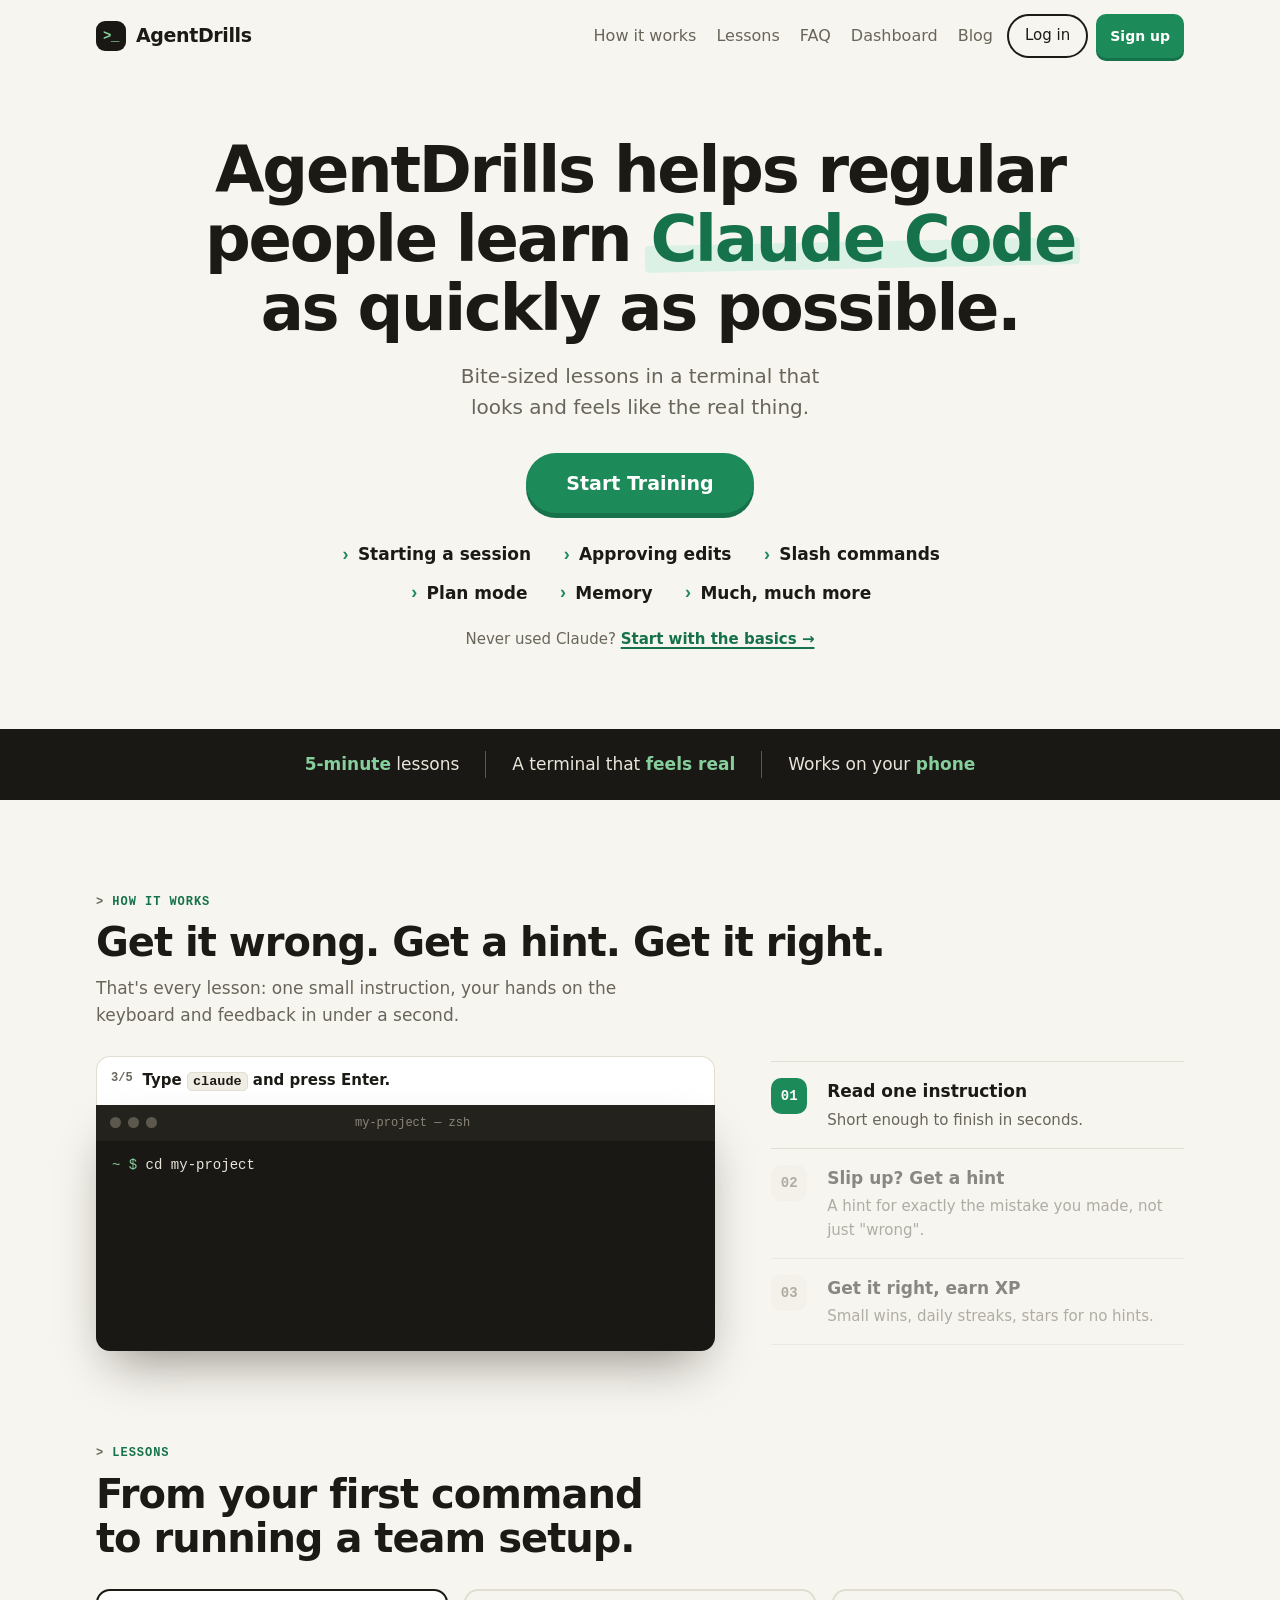
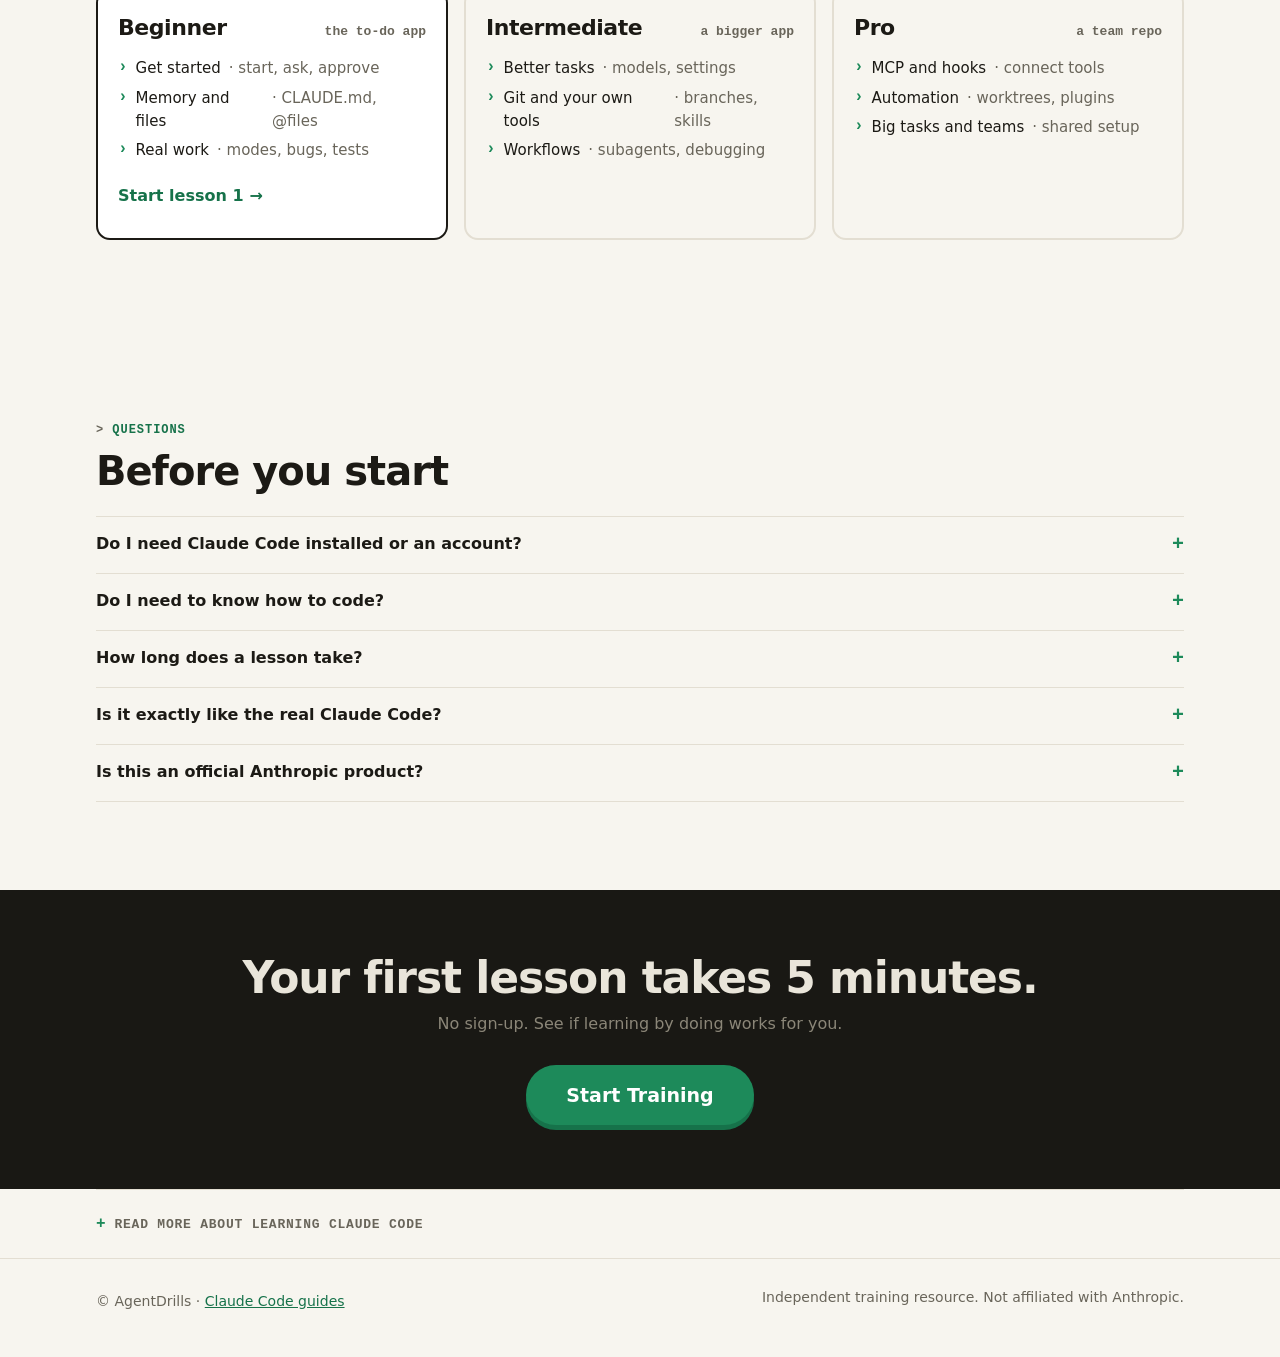
<file: index.html>
<!doctype html>
<html lang="en">
<head>
  <meta charset="utf-8">
  <link rel="icon" href="data:,">
  <meta name="viewport" content="width=device-width, initial-scale=1">
  <title>AgentDrills – Learn Claude Code with hands-on exercises</title>
  <meta name="description" content="Learn Claude Code by doing, not watching. Interactive terminal simulations teach you prompts, permissions, slash commands, plan mode and more in 5-minute lessons.">
  <link rel="stylesheet" href="css/styles.css">
</head>
<body>
  <nav class="nav nav-home">
    <div class="wrap">
      <a class="brand" href="index.html"><span class="brand-mark">&gt;_</span>AgentDrills</a>
      <div class="nav-links">
        <a href="#how">How it works</a>
        <a href="#curriculum">Lessons</a>
        <a href="#faq">FAQ</a>
        <a href="learn.html">Dashboard</a>
        <a href="blog/index.html">Blog</a>
        <a class="nav-login" href="learn.html">Log in</a>
        <button class="btn small nav-signup" type="button" data-signup>Sign up</button>
      </div>
    </div>
  </nav>

  <header class="home-hero">
    <div class="wrap">
      <h1>AgentDrills helps regular people learn <span class="home-mark">Claude Code</span> as quickly as possible.</h1>
      <p class="home-lede">Bite-sized lessons in a terminal that looks and feels like the real thing.</p>
      <div class="home-cta"><a class="btn" href="lesson.html?id=start-session">Start Training</a></div>
      <ul class="home-topics">
        <li>Starting a session</li>
        <li>Approving edits</li>
        <li>Slash commands</li>
        <li>Plan mode</li>
        <li>Memory</li>
        <li>Much, much more</li>
      </ul>
      <p class="newbie" id="newbie" hidden>Never used Claude? <a href="lesson.html">Start with the basics →</a></p>
    </div>
  </header>

  <section class="home-stripe" aria-label="Why AgentDrills">
    <ul>
      <li><b>5-minute</b> lessons</li>
      <li>A terminal that <b>feels real</b></li>
      <li>Works on your <b>phone</b></li>
    </ul>
  </section>

  <section class="home-sec" id="how">
    <div class="wrap">
      <span class="home-kick">How it works</span>
      <h2>Get it wrong. Get a hint. Get it right.</h2>
      <p class="home-intro">That's every lesson: one small instruction, your hands on the keyboard and feedback in under a second.</p>
      <div class="home-show">
        <div aria-hidden="true">
          <div class="home-coach" id="homeCoach"><small>3/5</small><span>Type <code>claude</code> and press Enter.</span></div>
          <div class="home-term">
            <div class="home-term-bar"><b></b><b></b><b></b><span>my-project — zsh</span></div>
            <div class="home-term-body" id="homeTerm"><div><span class="g">~ $</span> cd my-project</div></div>
          </div>
        </div>
        <ol class="home-steps" id="homeSteps">
          <li data-k="ask"><span class="n">01</span><b>Read one instruction</b><p>Short enough to finish in seconds.</p></li>
          <li data-k="hint"><span class="n">02</span><b>Slip up? Get a hint</b><p>A hint for exactly the mistake you made, not just "wrong".</p></li>
          <li data-k="good"><span class="n">03</span><b>Get it right, earn XP</b><p>Small wins, daily streaks, stars for no hints.</p></li>
        </ol>
      </div>
    </div>
  </section>

  <section class="home-sec home-levels-sec" id="curriculum">
    <div class="wrap">
      <span class="home-kick">Lessons</span>
      <h2>From your first command to running a team setup.</h2>
      <div class="home-levels">
        <a class="home-level first" href="lesson.html?id=start-session">
          <span class="home-level-top"><span class="name">Beginner</span><span class="proj">the to-do app</span></span>
          <ul><li>Get started <span>· start, ask, approve</span></li><li>Memory and files <span>· CLAUDE.md, @files</span></li><li>Real work <span>· modes, bugs, tests</span></li></ul>
          <span class="go">Start lesson 1 <span aria-hidden="true">→</span></span>
        </a>
        <div class="home-level">
          <div class="home-level-top"><span class="name">Intermediate</span><span class="proj">a bigger app</span></div>
          <ul><li>Better tasks <span>· models, settings</span></li><li>Git and your own tools <span>· branches, skills</span></li><li>Workflows <span>· subagents, debugging</span></li></ul>
        </div>
        <div class="home-level">
          <div class="home-level-top"><span class="name">Pro</span><span class="proj">a team repo</span></div>
          <ul><li>MCP and hooks <span>· connect tools</span></li><li>Automation <span>· worktrees, plugins</span></li><li>Big tasks and teams <span>· shared setup</span></li></ul>
        </div>
      </div>
    </div>
  </section>

  <section class="home-sec" id="faq">
    <div class="wrap">
      <span class="home-kick">Questions</span>
      <h2>Before you start</h2>
      <div class="home-faq">
        <details><summary>Do I need Claude Code installed or an account?</summary><p>No. Everything happens in a simulation in your browser. When you're ready for the real thing, what you practiced works the same way.</p></details>
        <details><summary>Do I need to know how to code?</summary><p>No. Lessons explain every command. Some coding experience helps, but it isn't required.</p></details>
        <details><summary>How long does a lesson take?</summary><p>Most lessons take 3–6 minutes.</p></details>
        <details><summary>Is it exactly like the real Claude Code?</summary><p>It mirrors the real workflow – prompts, diffs, permission menus and modes – but Claude's answers are pre-written. We update lessons when the tool changes.</p></details>
        <details><summary>Is this an official Anthropic product?</summary><p>No. AgentDrills is an independent training site and isn't affiliated with or endorsed by Anthropic.</p></details>
      </div>
    </div>
  </section>

  <section class="home-end">
    <div class="wrap">
      <h2>Your first lesson takes 5 minutes.</h2>
      <p>No sign-up. See if learning by doing works for you.</p>
      <a class="btn home-big" href="lesson.html?id=start-session">Start Training</a>
    </div>
  </section>

  <div class="wrap">
    <details class="home-more">
      <summary>Read more about learning Claude Code</summary>
      <div class="home-more-body">
        <h3>Learn Claude Code the practical way</h3>
      <p>Claude Code is an AI coding assistant that runs in your terminal. You describe what you want in plain English – "add a dark mode toggle", "why is this test failing?" – and it reads your files, proposes edits, runs commands and explains what it did. It's one of the fastest ways to build software today, but only once you know how to drive it.</p>
      <p>That's where most people get stuck. The tool itself is simple to install, but the <b>workflow</b> is new: when should you let it edit without asking? What is a CLAUDE.md file? How do you stop it when it heads the wrong way? Why do answers get worse in long conversations? These are the things that separate someone who "tried it once" from someone who ships with it every day.</p>

      <h3>Practice in a safe, simulated terminal</h3>
      <p>Every AgentDrills lesson runs in a simulation of a Claude Code session, right in your browser. There's nothing to install and nothing can break. You can approve the scary <code>rm -rf</code> command just to see what happens – nothing gets deleted. You can mistype a slash command and get a friendly nudge instead of an error. Because the simulation is scripted, it needs no API key and burns no tokens.</p>

      <h3>Who is it for?</h3>
      <ul>
        <li><b>Developers</b> who want to get productive with Claude Code in an afternoon instead of a month of trial and error.</li>
        <li><b>Product managers, designers and founders</b> who want to build prototypes themselves and need a gentle start in the terminal.</li>
        <li><b>Students and career switchers</b> who want to put "AI-assisted development" on their CV – and actually mean it.</li>
        <li><b>Teams</b> rolling out Claude Code who want everyone on the same baseline before the first real project.</li>
      </ul>

      <h3>What makes it stick</h3>
      <p>Each lesson is built around repetition and immediate feedback – the same idea that makes language apps work. You see a short instruction, do it, and get feedback in under a second. Small wins add up to XP, daily streaks keep you coming back, and stars reward you for finishing without hints. By the end of the first unit you'll have launched sessions, reviewed diffs, managed permissions and created a CLAUDE.md file – muscle memory you'll use on day one of a real project.</p>

      <h3>From basics to power-user habits</h3>
      <p>The first lessons cover the essentials: starting a session in the right folder, asking good questions, approving or rejecting edits and commands, and the slash commands you'll use every day. Later lessons go further: pointing Claude at exact files with <code>@</code>, running shell commands with <code>!</code>, switching modes with Shift+Tab, letting Claude plan before it codes, interrupting with Esc, compacting long conversations and resuming yesterday's session with <code>claude --continue</code>.</p>
      </div>
    </details>
  </div>

  <footer class="footer">
    <div class="wrap">
      <span>© AgentDrills · <a href="blog/index.html">Claude Code guides</a></span>
      <span>Independent training resource. Not affiliated with Anthropic.</span>
    </div>
  </footer>

  <script src="js/terminal.js"></script>
  <script src="js/lessons/index.js"></script>
  <script src="js/lessons/01-start-claude.js"></script>
  <script src="js/lessons/02-ask-questions.js"></script>
  <script src="js/lessons/03-exit-continue.js"></script>
  <script src="js/lessons/04-first-edit.js"></script>
  <script src="js/lessons/05-allow-commands.js"></script>
  <script src="js/lessons/06-redirect.js"></script>
  <script src="js/lessons/07-slash-menu.js"></script>
  <script src="js/lessons/08-clear.js"></script>
  <script src="js/lessons/09-init.js"></script>
  <script src="js/lessons/10-memory.js"></script>
  <script src="js/lessons/11-mention-file.js"></script>
  <script src="js/lessons/12-mention-folders.js"></script>
  <script src="js/lessons/13-bash-mode.js"></script>
  <script src="js/lessons/14-images.js"></script>
  <script src="js/lessons/15-interrupt.js"></script>
  <script src="js/lessons/16-rewind.js"></script>
  <script src="js/lessons/17-context-compact.js"></script>
  <script src="js/lessons/18-resume.js"></script>
  <script src="js/lessons/19-accept-edits.js"></script>
  <script src="js/lessons/20-plan-mode.js"></script>
  <script src="js/lessons/21-fix-bug.js"></script>
  <script src="js/lessons/22-explain-code.js"></script>
  <script src="js/lessons/23-tests.js"></script>
  <script src="js/lessons/24-commit.js"></script>
  <script src="js/lessons/25-beginner-project.js"></script>
  <script src="js/lessons/07-subagents.js"></script>
  <script src="js/lessons/b01-first-chat.js"></script>
  <script src="js/lessons/b02-good-prompt.js"></script>
  <script src="js/progress.js"></script>
  <script src="js/wall.js"></script>
  <script src="js/home-demo.js"></script>
  <script>
    (function () {
      // Claude Basics: small link under the hero buttons
      const basics = AD.lessonsIn('basics');
      if (basics.length) {
        const nb = document.getElementById('newbie');
        nb.querySelector('a').href = `lesson.html?id=${basics[0].id}`;
        nb.hidden = false;
      }
    })();
  </script>
</body>
</html>
</file>
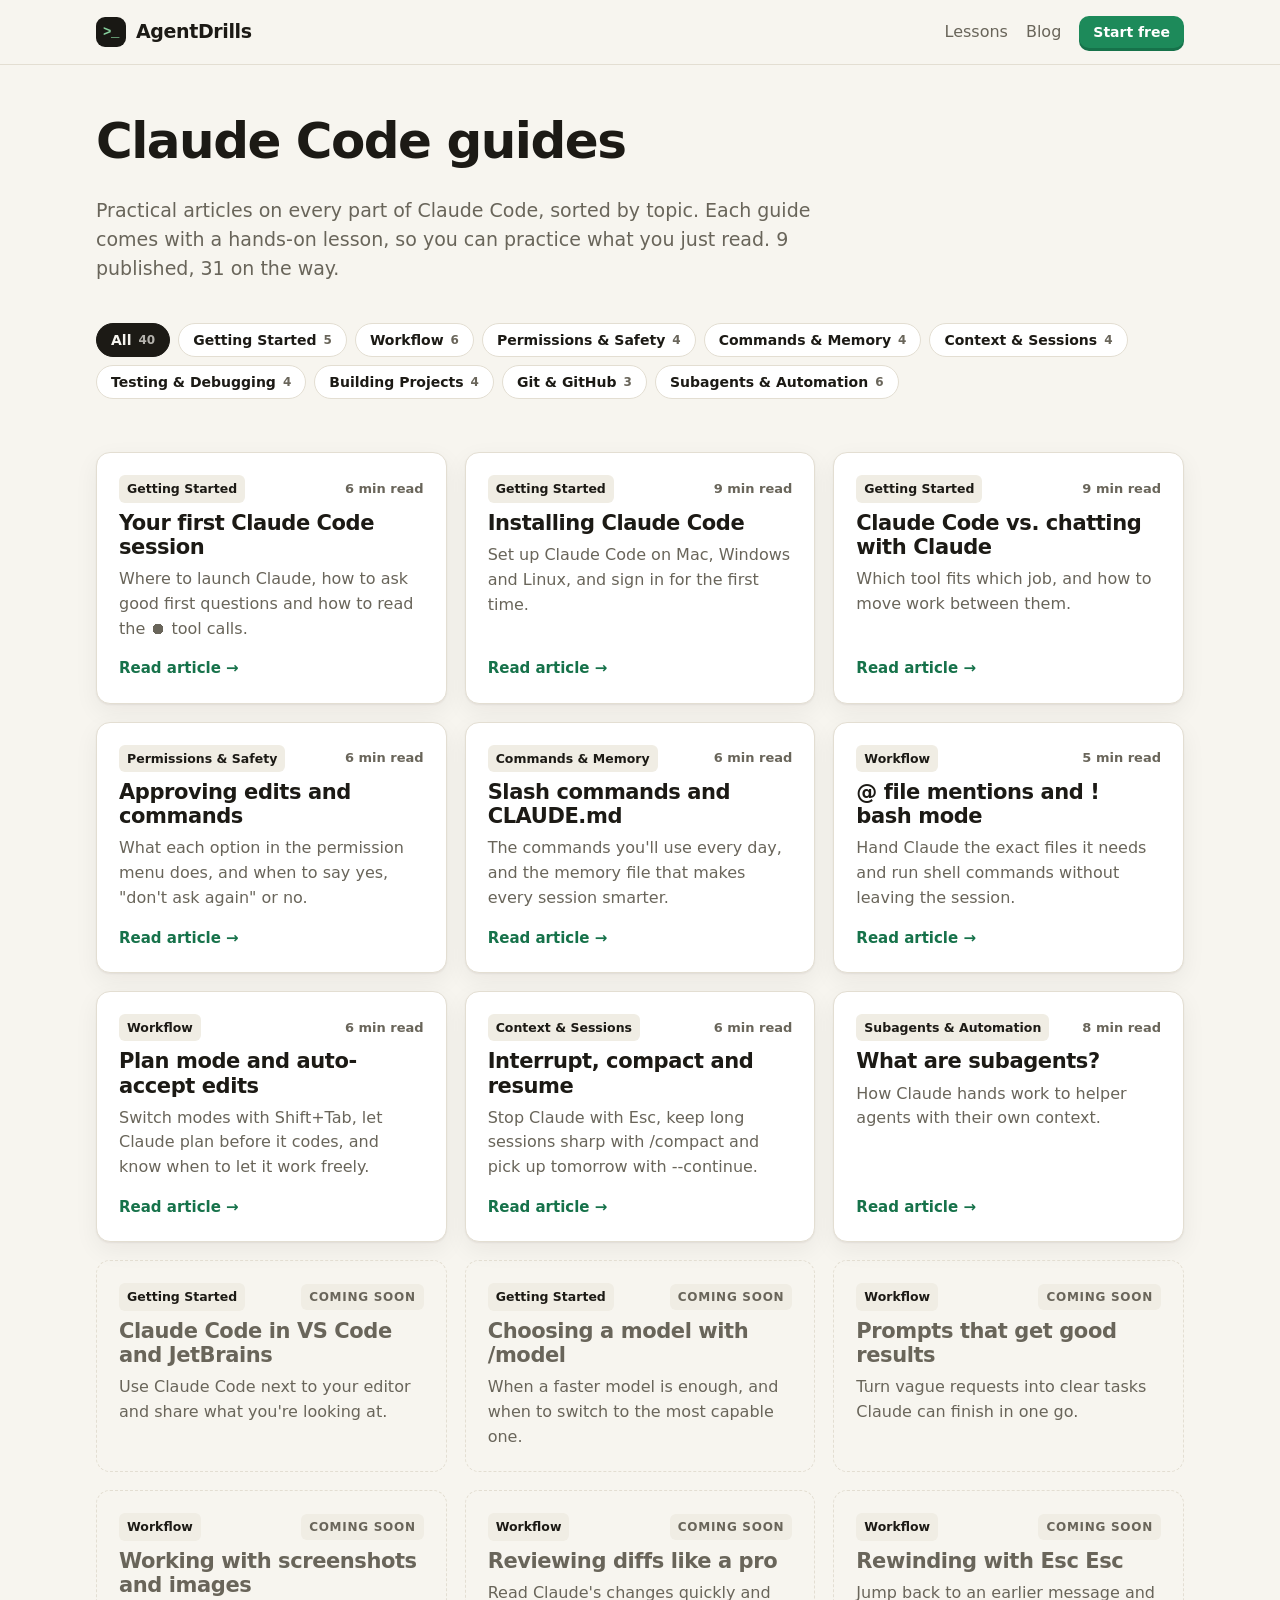
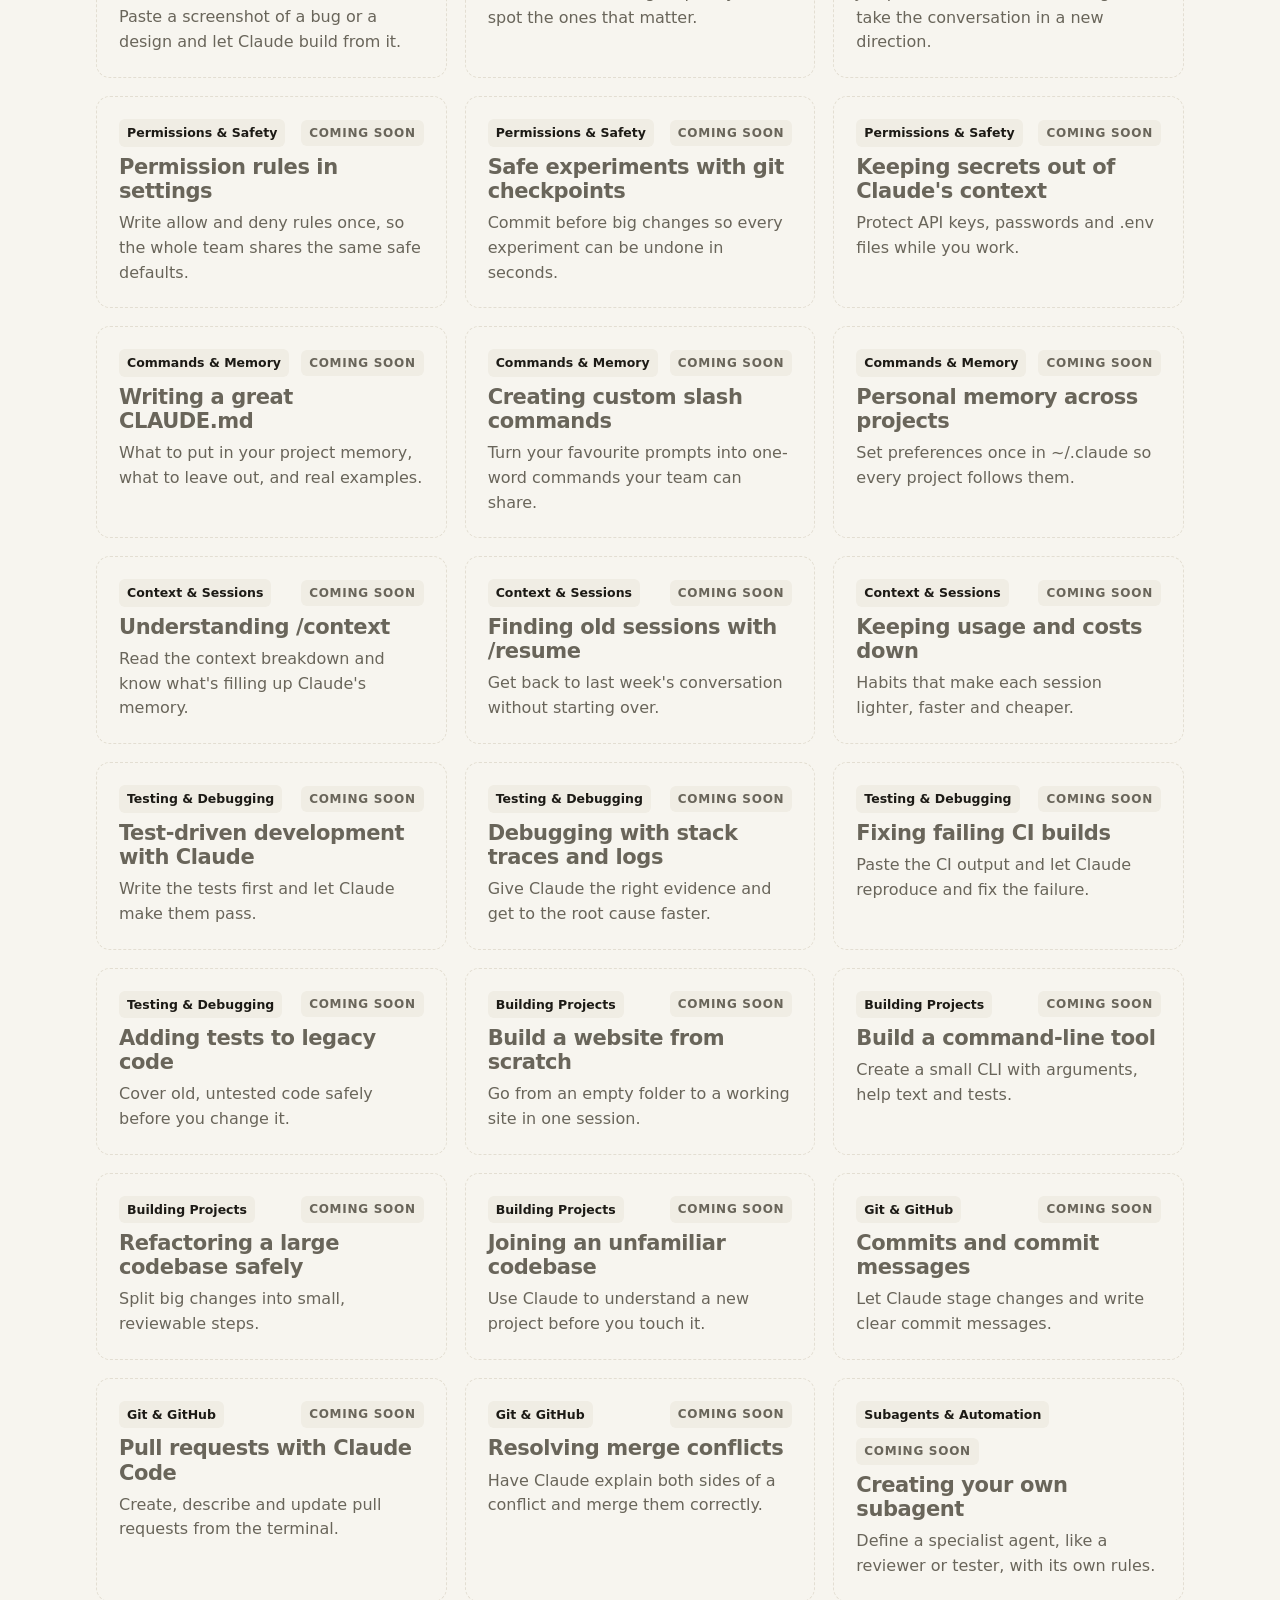
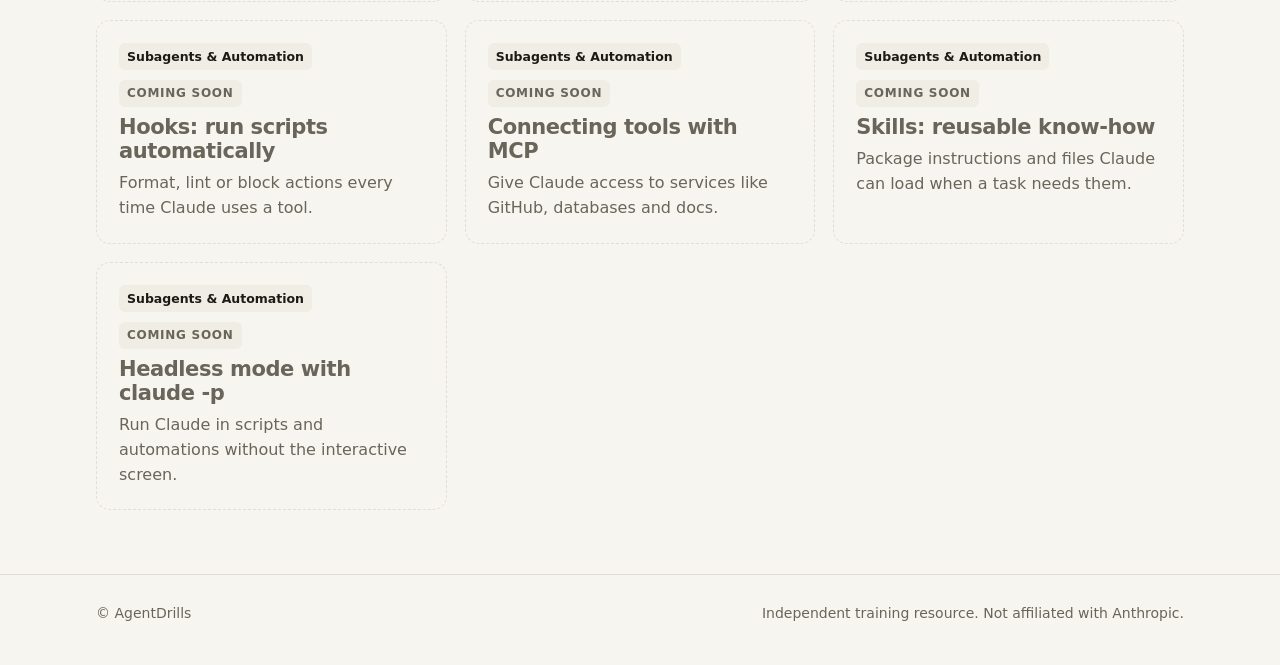
<file: blog/index.html>
<!doctype html>
<html lang="en">
<head>
  <meta charset="utf-8">
  <link rel="icon" href="data:,">
  <meta name="viewport" content="width=device-width, initial-scale=1">
  <title>Claude Code Guides &amp; Tutorials · AgentDrills Blog</title>
  <meta name="description" content="Practical Claude Code guides by topic: getting started, workflow, permissions, slash commands and CLAUDE.md, context and sessions, testing, building projects, git and subagents.">
  <link rel="stylesheet" href="../css/styles.css">
</head>
<body>
  <nav class="nav">
    <div class="wrap">
      <a class="brand" href="../index.html"><span class="brand-mark">&gt;_</span>AgentDrills</a>
      <div class="nav-links">
        <a href="../index.html#curriculum">Lessons</a>
        <a href="index.html" aria-current="page">Blog</a>
        <a class="btn small" href="../learn.html">Start free</a>
      </div>
    </div>
  </nav>

  <main class="wrap">
    <header class="blog-head">
      <h1>Claude Code guides</h1>
      <p class="intro">Practical articles on every part of Claude Code, sorted by topic. Each guide comes with a hands-on lesson, so you can practice what you just read. 9 published, 31 on the way.</p>
    </header>

    <div class="chips" role="toolbar" aria-label="Filter by topic">
      <button type="button" class="chip on" data-cat="all" aria-pressed="true">All <span>40</span></button>
      <button type="button" class="chip" data-cat="getting-started" aria-pressed="false">Getting Started <span>5</span></button>
      <button type="button" class="chip" data-cat="workflow" aria-pressed="false">Workflow <span>6</span></button>
      <button type="button" class="chip" data-cat="permissions" aria-pressed="false">Permissions &amp; Safety <span>4</span></button>
      <button type="button" class="chip" data-cat="commands" aria-pressed="false">Commands &amp; Memory <span>4</span></button>
      <button type="button" class="chip" data-cat="context" aria-pressed="false">Context &amp; Sessions <span>4</span></button>
      <button type="button" class="chip" data-cat="testing" aria-pressed="false">Testing &amp; Debugging <span>4</span></button>
      <button type="button" class="chip" data-cat="building" aria-pressed="false">Building Projects <span>4</span></button>
      <button type="button" class="chip" data-cat="git" aria-pressed="false">Git &amp; GitHub <span>3</span></button>
      <button type="button" class="chip" data-cat="subagents" aria-pressed="false">Subagents &amp; Automation <span>6</span></button>
    </div>
    <p class="filter-note muted" id="filterNote" aria-live="polite"></p>

    <div class="post-list" id="posts">
      <a class="post-card" data-cat="getting-started" href="getting-started-with-claude-code.html">
        <div class="post-top"><span class="tag cat">Getting Started</span><span class="post-meta">6 min read</span></div>
        <h2>Your first Claude Code session</h2>
        <p>Where to launch Claude, how to ask good first questions and how to read the ⏺ tool calls.</p>
        <span class="more">Read article →</span>
      </a>
      <a class="post-card" data-cat="getting-started" href="how-to-install-claude-code.html">
        <div class="post-top"><span class="tag cat">Getting Started</span><span class="post-meta">9 min read</span></div>
        <h2>Installing Claude Code</h2>
        <p>Set up Claude Code on Mac, Windows and Linux, and sign in for the first time.</p>
        <span class="more">Read article →</span>
      </a>
      <a class="post-card" data-cat="getting-started" href="claude-code-vs-claude-chat.html">
        <div class="post-top"><span class="tag cat">Getting Started</span><span class="post-meta">9 min read</span></div>
        <h2>Claude Code vs. chatting with Claude</h2>
        <p>Which tool fits which job, and how to move work between them.</p>
        <span class="more">Read article →</span>
      </a>
      <a class="post-card" data-cat="permissions" href="claude-code-permissions.html">
        <div class="post-top"><span class="tag cat">Permissions &amp; Safety</span><span class="post-meta">6 min read</span></div>
        <h2>Approving edits and commands</h2>
        <p>What each option in the permission menu does, and when to say yes, &quot;don&#x27;t ask again&quot; or no.</p>
        <span class="more">Read article →</span>
      </a>
      <a class="post-card" data-cat="commands" href="claude-code-slash-commands-and-claude-md.html">
        <div class="post-top"><span class="tag cat">Commands &amp; Memory</span><span class="post-meta">6 min read</span></div>
        <h2>Slash commands and CLAUDE.md</h2>
        <p>The commands you&#x27;ll use every day, and the memory file that makes every session smarter.</p>
        <span class="more">Read article →</span>
      </a>
      <a class="post-card" data-cat="workflow" href="claude-code-file-mentions-and-bash-mode.html">
        <div class="post-top"><span class="tag cat">Workflow</span><span class="post-meta">5 min read</span></div>
        <h2>@ file mentions and ! bash mode</h2>
        <p>Hand Claude the exact files it needs and run shell commands without leaving the session.</p>
        <span class="more">Read article →</span>
      </a>
      <a class="post-card" data-cat="workflow" href="claude-code-plan-mode.html">
        <div class="post-top"><span class="tag cat">Workflow</span><span class="post-meta">6 min read</span></div>
        <h2>Plan mode and auto-accept edits</h2>
        <p>Switch modes with Shift+Tab, let Claude plan before it codes, and know when to let it work freely.</p>
        <span class="more">Read article →</span>
      </a>
      <a class="post-card" data-cat="context" href="claude-code-context-and-sessions.html">
        <div class="post-top"><span class="tag cat">Context &amp; Sessions</span><span class="post-meta">6 min read</span></div>
        <h2>Interrupt, compact and resume</h2>
        <p>Stop Claude with Esc, keep long sessions sharp with /compact and pick up tomorrow with --continue.</p>
        <span class="more">Read article →</span>
      </a>
      <a class="post-card" data-cat="subagents" href="what-are-claude-code-subagents.html">
        <div class="post-top"><span class="tag cat">Subagents &amp; Automation</span><span class="post-meta">8 min read</span></div>
        <h2>What are subagents?</h2>
        <p>How Claude hands work to helper agents with their own context.</p>
        <span class="more">Read article →</span>
      </a>
      <div class="post-card soon" data-cat="getting-started">
        <div class="post-top"><span class="tag cat">Getting Started</span><span class="tag soon">Coming soon</span></div>
        <h2>Claude Code in VS Code and JetBrains</h2>
        <p>Use Claude Code next to your editor and share what you&#x27;re looking at.</p>
      </div>
      <div class="post-card soon" data-cat="getting-started">
        <div class="post-top"><span class="tag cat">Getting Started</span><span class="tag soon">Coming soon</span></div>
        <h2>Choosing a model with /model</h2>
        <p>When a faster model is enough, and when to switch to the most capable one.</p>
      </div>
      <div class="post-card soon" data-cat="workflow">
        <div class="post-top"><span class="tag cat">Workflow</span><span class="tag soon">Coming soon</span></div>
        <h2>Prompts that get good results</h2>
        <p>Turn vague requests into clear tasks Claude can finish in one go.</p>
      </div>
      <div class="post-card soon" data-cat="workflow">
        <div class="post-top"><span class="tag cat">Workflow</span><span class="tag soon">Coming soon</span></div>
        <h2>Working with screenshots and images</h2>
        <p>Paste a screenshot of a bug or a design and let Claude build from it.</p>
      </div>
      <div class="post-card soon" data-cat="workflow">
        <div class="post-top"><span class="tag cat">Workflow</span><span class="tag soon">Coming soon</span></div>
        <h2>Reviewing diffs like a pro</h2>
        <p>Read Claude&#x27;s changes quickly and spot the ones that matter.</p>
      </div>
      <div class="post-card soon" data-cat="workflow">
        <div class="post-top"><span class="tag cat">Workflow</span><span class="tag soon">Coming soon</span></div>
        <h2>Rewinding with Esc Esc</h2>
        <p>Jump back to an earlier message and take the conversation in a new direction.</p>
      </div>
      <div class="post-card soon" data-cat="permissions">
        <div class="post-top"><span class="tag cat">Permissions &amp; Safety</span><span class="tag soon">Coming soon</span></div>
        <h2>Permission rules in settings</h2>
        <p>Write allow and deny rules once, so the whole team shares the same safe defaults.</p>
      </div>
      <div class="post-card soon" data-cat="permissions">
        <div class="post-top"><span class="tag cat">Permissions &amp; Safety</span><span class="tag soon">Coming soon</span></div>
        <h2>Safe experiments with git checkpoints</h2>
        <p>Commit before big changes so every experiment can be undone in seconds.</p>
      </div>
      <div class="post-card soon" data-cat="permissions">
        <div class="post-top"><span class="tag cat">Permissions &amp; Safety</span><span class="tag soon">Coming soon</span></div>
        <h2>Keeping secrets out of Claude&#x27;s context</h2>
        <p>Protect API keys, passwords and .env files while you work.</p>
      </div>
      <div class="post-card soon" data-cat="commands">
        <div class="post-top"><span class="tag cat">Commands &amp; Memory</span><span class="tag soon">Coming soon</span></div>
        <h2>Writing a great CLAUDE.md</h2>
        <p>What to put in your project memory, what to leave out, and real examples.</p>
      </div>
      <div class="post-card soon" data-cat="commands">
        <div class="post-top"><span class="tag cat">Commands &amp; Memory</span><span class="tag soon">Coming soon</span></div>
        <h2>Creating custom slash commands</h2>
        <p>Turn your favourite prompts into one-word commands your team can share.</p>
      </div>
      <div class="post-card soon" data-cat="commands">
        <div class="post-top"><span class="tag cat">Commands &amp; Memory</span><span class="tag soon">Coming soon</span></div>
        <h2>Personal memory across projects</h2>
        <p>Set preferences once in ~/.claude so every project follows them.</p>
      </div>
      <div class="post-card soon" data-cat="context">
        <div class="post-top"><span class="tag cat">Context &amp; Sessions</span><span class="tag soon">Coming soon</span></div>
        <h2>Understanding /context</h2>
        <p>Read the context breakdown and know what&#x27;s filling up Claude&#x27;s memory.</p>
      </div>
      <div class="post-card soon" data-cat="context">
        <div class="post-top"><span class="tag cat">Context &amp; Sessions</span><span class="tag soon">Coming soon</span></div>
        <h2>Finding old sessions with /resume</h2>
        <p>Get back to last week&#x27;s conversation without starting over.</p>
      </div>
      <div class="post-card soon" data-cat="context">
        <div class="post-top"><span class="tag cat">Context &amp; Sessions</span><span class="tag soon">Coming soon</span></div>
        <h2>Keeping usage and costs down</h2>
        <p>Habits that make each session lighter, faster and cheaper.</p>
      </div>
      <div class="post-card soon" data-cat="testing">
        <div class="post-top"><span class="tag cat">Testing &amp; Debugging</span><span class="tag soon">Coming soon</span></div>
        <h2>Test-driven development with Claude</h2>
        <p>Write the tests first and let Claude make them pass.</p>
      </div>
      <div class="post-card soon" data-cat="testing">
        <div class="post-top"><span class="tag cat">Testing &amp; Debugging</span><span class="tag soon">Coming soon</span></div>
        <h2>Debugging with stack traces and logs</h2>
        <p>Give Claude the right evidence and get to the root cause faster.</p>
      </div>
      <div class="post-card soon" data-cat="testing">
        <div class="post-top"><span class="tag cat">Testing &amp; Debugging</span><span class="tag soon">Coming soon</span></div>
        <h2>Fixing failing CI builds</h2>
        <p>Paste the CI output and let Claude reproduce and fix the failure.</p>
      </div>
      <div class="post-card soon" data-cat="testing">
        <div class="post-top"><span class="tag cat">Testing &amp; Debugging</span><span class="tag soon">Coming soon</span></div>
        <h2>Adding tests to legacy code</h2>
        <p>Cover old, untested code safely before you change it.</p>
      </div>
      <div class="post-card soon" data-cat="building">
        <div class="post-top"><span class="tag cat">Building Projects</span><span class="tag soon">Coming soon</span></div>
        <h2>Build a website from scratch</h2>
        <p>Go from an empty folder to a working site in one session.</p>
      </div>
      <div class="post-card soon" data-cat="building">
        <div class="post-top"><span class="tag cat">Building Projects</span><span class="tag soon">Coming soon</span></div>
        <h2>Build a command-line tool</h2>
        <p>Create a small CLI with arguments, help text and tests.</p>
      </div>
      <div class="post-card soon" data-cat="building">
        <div class="post-top"><span class="tag cat">Building Projects</span><span class="tag soon">Coming soon</span></div>
        <h2>Refactoring a large codebase safely</h2>
        <p>Split big changes into small, reviewable steps.</p>
      </div>
      <div class="post-card soon" data-cat="building">
        <div class="post-top"><span class="tag cat">Building Projects</span><span class="tag soon">Coming soon</span></div>
        <h2>Joining an unfamiliar codebase</h2>
        <p>Use Claude to understand a new project before you touch it.</p>
      </div>
      <div class="post-card soon" data-cat="git">
        <div class="post-top"><span class="tag cat">Git &amp; GitHub</span><span class="tag soon">Coming soon</span></div>
        <h2>Commits and commit messages</h2>
        <p>Let Claude stage changes and write clear commit messages.</p>
      </div>
      <div class="post-card soon" data-cat="git">
        <div class="post-top"><span class="tag cat">Git &amp; GitHub</span><span class="tag soon">Coming soon</span></div>
        <h2>Pull requests with Claude Code</h2>
        <p>Create, describe and update pull requests from the terminal.</p>
      </div>
      <div class="post-card soon" data-cat="git">
        <div class="post-top"><span class="tag cat">Git &amp; GitHub</span><span class="tag soon">Coming soon</span></div>
        <h2>Resolving merge conflicts</h2>
        <p>Have Claude explain both sides of a conflict and merge them correctly.</p>
      </div>
      <div class="post-card soon" data-cat="subagents">
        <div class="post-top"><span class="tag cat">Subagents &amp; Automation</span><span class="tag soon">Coming soon</span></div>
        <h2>Creating your own subagent</h2>
        <p>Define a specialist agent, like a reviewer or tester, with its own rules.</p>
      </div>
      <div class="post-card soon" data-cat="subagents">
        <div class="post-top"><span class="tag cat">Subagents &amp; Automation</span><span class="tag soon">Coming soon</span></div>
        <h2>Hooks: run scripts automatically</h2>
        <p>Format, lint or block actions every time Claude uses a tool.</p>
      </div>
      <div class="post-card soon" data-cat="subagents">
        <div class="post-top"><span class="tag cat">Subagents &amp; Automation</span><span class="tag soon">Coming soon</span></div>
        <h2>Connecting tools with MCP</h2>
        <p>Give Claude access to services like GitHub, databases and docs.</p>
      </div>
      <div class="post-card soon" data-cat="subagents">
        <div class="post-top"><span class="tag cat">Subagents &amp; Automation</span><span class="tag soon">Coming soon</span></div>
        <h2>Skills: reusable know-how</h2>
        <p>Package instructions and files Claude can load when a task needs them.</p>
      </div>
      <div class="post-card soon" data-cat="subagents">
        <div class="post-top"><span class="tag cat">Subagents &amp; Automation</span><span class="tag soon">Coming soon</span></div>
        <h2>Headless mode with claude -p</h2>
        <p>Run Claude in scripts and automations without the interactive screen.</p>
      </div>
    </div>
  </main>

  <footer class="footer">
    <div class="wrap">
      <span>© AgentDrills</span>
      <span>Independent training resource. Not affiliated with Anthropic.</span>
    </div>
  </footer>

  <script>
    (function () {
      const chips = [...document.querySelectorAll('.chip')];
      const cards = [...document.querySelectorAll('#posts .post-card')];
      const note = document.getElementById('filterNote');
      function apply(cat) {
        if (!chips.some((c) => c.dataset.cat === cat)) cat = 'all';
        chips.forEach((c) => {
          const on = c.dataset.cat === cat;
          c.classList.toggle('on', on);
          c.setAttribute('aria-pressed', on);
        });
        let shown = 0, live = 0;
        cards.forEach((card) => {
          const vis = cat === 'all' || card.dataset.cat === cat;
          card.hidden = !vis;
          if (vis) { shown++; if (!card.classList.contains('soon')) live++; }
        });
        note.textContent = cat === 'all' ? '' : `${shown} article${shown === 1 ? '' : 's'} · ${live} published`;
      }
      chips.forEach((c) => c.addEventListener('click', () => {
        apply(c.dataset.cat);
        history.replaceState(null, '', c.dataset.cat === 'all' ? location.pathname : '#' + c.dataset.cat);
      }));
      apply(location.hash.slice(1) || 'all');
    })();
  </script>
</body>
</html>
</file>
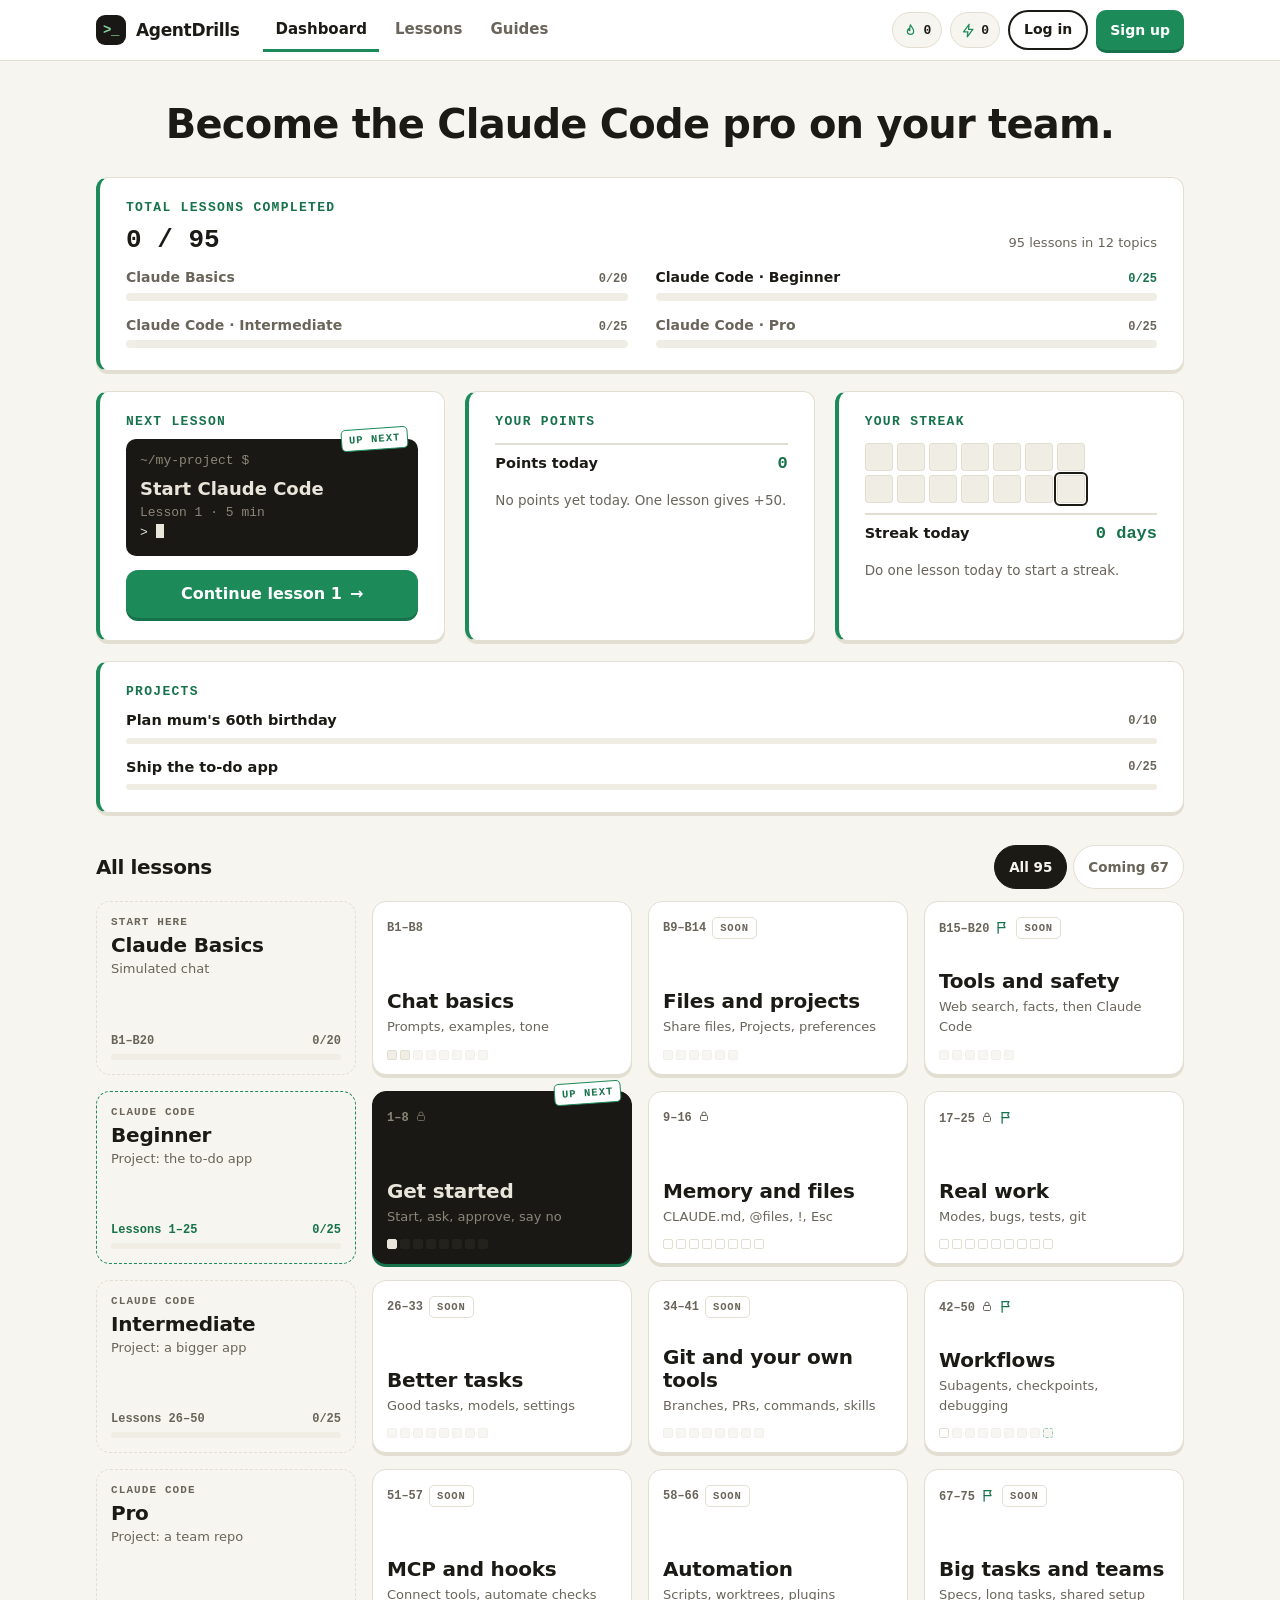
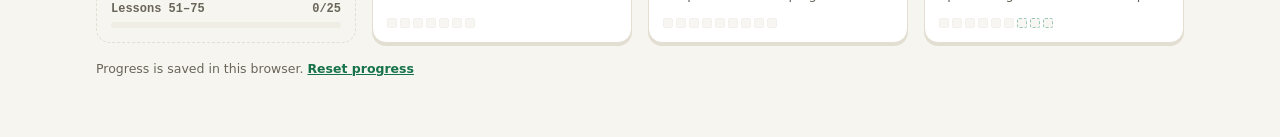
<file: learn.html>
<!doctype html>
<html lang="en">
<head>
  <meta charset="utf-8">
  <link rel="icon" href="data:,">
  <meta name="viewport" content="width=device-width, initial-scale=1">
  <title>Your lessons · AgentDrills</title>
  <meta name="robots" content="noindex">
  <link rel="stylesheet" href="css/styles.css">
</head>
<body>
  <nav class="nav nav-app">
    <div class="wrap">
      <div class="nav-row">
        <a class="brand" href="index.html"><span class="brand-mark">&gt;_</span>AgentDrills</a>
        <div class="nav-right">
          <span class="dpill" title="Day streak"><svg viewBox="0 0 24 24" fill="none" stroke="currentColor" stroke-width="2" stroke-linecap="round" stroke-linejoin="round" aria-hidden="true"><path d="M12 3c1 4 5 5 5 10a5 5 0 0 1-10 0c0-2 1-3 2-4 0 2 1 3 2 3 0-3-1-6 1-9z"/></svg><span id="streak">0</span><span class="sr-only"> day streak</span></span>
          <span class="dpill" title="Total XP"><svg viewBox="0 0 24 24" fill="none" stroke="currentColor" stroke-width="2" stroke-linecap="round" stroke-linejoin="round" aria-hidden="true"><path d="M13 2 4 14h7l-1 8 9-12h-7z"/></svg><span id="xp">0</span><span class="sr-only"> XP</span></span>
          <a class="nav-login app-login" href="learn.html">Log in</a>
          <button class="btn small nav-signup" type="button" id="navProBtn">Sign up</button>
        </div>
      </div>
      <div class="app-links">
        <a href="learn.html" aria-current="page">Dashboard</a>
        <a href="#lessons">Lessons</a>
        <a href="blog/index.html">Guides</a>
      </div>
    </div>
  </nav>

  <main class="wrap kp">
    <h1 class="kp-title">Become the Claude Code pro on your team.</h1>

    <section class="kbox" aria-labelledby="totalLabel">
      <h2 class="klabel" id="totalLabel">Total lessons completed</h2>
      <div class="ktotal-top">
        <div class="total-n"><span id="doneCount">0</span> / <span id="totalCount">0</span></div>
        <span class="ktotal-sub" id="totalSub"></span>
      </div>
      <div class="kbars" id="bars"></div>
    </section>

    <section class="kp-three">
      <div class="kbox" aria-labelledby="nextLabel">
        <h2 class="klabel" id="nextLabel">Next lesson</h2>
        <div class="kterm">
          <span class="kstamp">UP NEXT</span>
          <div class="d">~/my-project $</div>
          <strong id="nextTitle">…</strong>
          <div class="d" id="nextMeta"></div>
          <div aria-hidden="true">&gt; <span class="kcursor"></span></div>
        </div>
        <a class="btn kp-btn" id="continueBtn" href="#">Continue</a>
      </div>

      <div class="kbox" aria-labelledby="pointsLabel">
        <h2 class="klabel" id="pointsLabel">Your points</h2>
        <ul class="kv" id="pointsList"></ul>
        <p class="khint" id="pointsHint"></p>
      </div>

      <div class="kbox" aria-labelledby="streakLabel">
        <h2 class="klabel" id="streakLabel">Your streak</h2>
        <div class="kgrid" id="streakGrid" role="img"></div>
        <ul class="kv"><li class="mine"><span>Streak today</span><b id="streakToday">0 days</b></li></ul>
        <p class="khint" id="streakHint"></p>
      </div>
    </section>

    <section class="kp-two no-pro" id="kpTwo">
      <div class="kbox" aria-labelledby="projLabel">
        <h2 class="klabel" id="projLabel">Projects</h2>
        <div class="kproj" id="projects"></div>
      </div>
    </section>

    <div class="klessons-head" id="lessons">
      <h2>All lessons</h2>
      <div class="ktabs" role="group" aria-label="Filter lessons" id="tabs"></div>
    </div>
    <div id="lessonArea"></div>
    <p class="kfoot">Progress is saved in this browser. <button class="linkbtn" id="resetBtn" type="button">Reset progress</button></p>
  </main>


  <script src="js/progress.js"></script>
  <script src="js/lessons/index.js"></script>
  <script src="js/lessons/01-start-claude.js"></script>
  <script src="js/lessons/02-ask-questions.js"></script>
  <script src="js/lessons/03-exit-continue.js"></script>
  <script src="js/lessons/04-first-edit.js"></script>
  <script src="js/lessons/05-allow-commands.js"></script>
  <script src="js/lessons/06-redirect.js"></script>
  <script src="js/lessons/07-slash-menu.js"></script>
  <script src="js/lessons/08-clear.js"></script>
  <script src="js/lessons/09-init.js"></script>
  <script src="js/lessons/10-memory.js"></script>
  <script src="js/lessons/11-mention-file.js"></script>
  <script src="js/lessons/12-mention-folders.js"></script>
  <script src="js/lessons/13-bash-mode.js"></script>
  <script src="js/lessons/14-images.js"></script>
  <script src="js/lessons/15-interrupt.js"></script>
  <script src="js/lessons/16-rewind.js"></script>
  <script src="js/lessons/17-context-compact.js"></script>
  <script src="js/lessons/18-resume.js"></script>
  <script src="js/lessons/19-accept-edits.js"></script>
  <script src="js/lessons/20-plan-mode.js"></script>
  <script src="js/lessons/21-fix-bug.js"></script>
  <script src="js/lessons/22-explain-code.js"></script>
  <script src="js/lessons/23-tests.js"></script>
  <script src="js/lessons/24-commit.js"></script>
  <script src="js/lessons/25-beginner-project.js"></script>
  <script src="js/lessons/07-subagents.js"></script>
  <script src="js/lessons/b01-first-chat.js"></script>
  <script src="js/lessons/b02-good-prompt.js"></script>
  <script src="js/wall.js"></script>
  <script src="js/dashboard.js"></script>
</body>
</html>
</file>
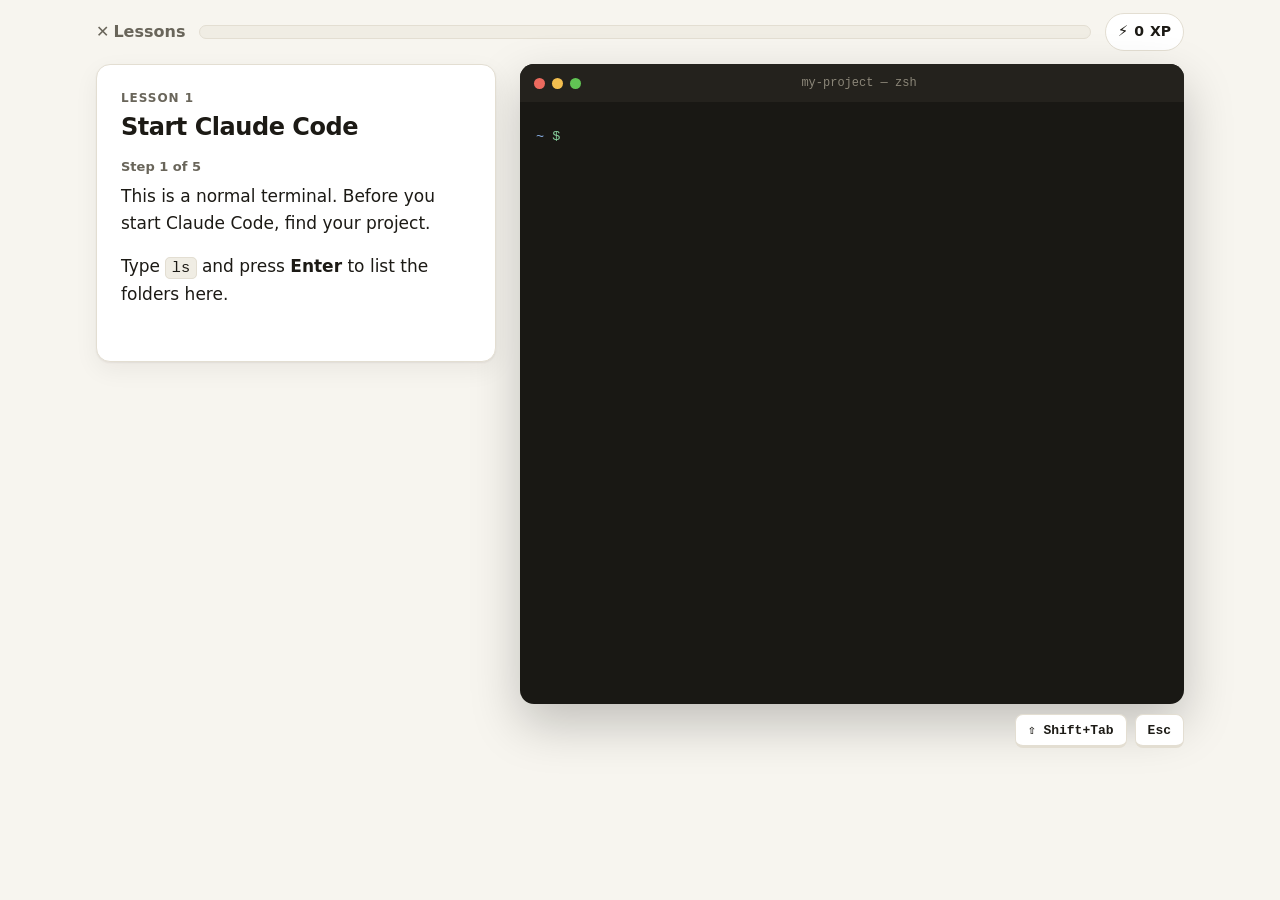
<file: lesson.html>
<!doctype html>
<html lang="en">
<head>
  <meta charset="utf-8">
  <link rel="icon" href="data:,">
  <meta name="viewport" content="width=device-width, initial-scale=1">
  <title>Lesson · AgentDrills</title>
  <meta name="robots" content="noindex">
  <link rel="stylesheet" href="css/styles.css">
</head>
<body>
  <header class="wrap lesson-top">
    <a class="back" href="learn.html" aria-label="Back to lessons">✕ <span>Lessons</span></a>
    <div class="bar" role="progressbar" aria-label="Lesson progress"><span id="bar"></span></div>
    <span class="pill" id="xpPill"><span class="ico">⚡</span><span id="xpVal">0</span> XP</span>
  </header>

  <main class="wrap lesson">
    <section class="panel" aria-live="polite">
      <p class="eyebrow" id="eyebrow">Lesson</p>
      <h1 id="title">Loading…</h1>
      <p class="step-count" id="stepCount"></p>
      <div class="step-text" id="say"></div>
      <div class="choices" id="choices"></div>
      <div class="coach" id="coach" hidden></div>
      <div class="panel-actions"><button class="linkbtn" id="showAnswer" type="button" hidden>Show me the answer</button></div>
    </section>

    <section class="stage">
      <div id="term"></div>
      <div class="keybar" aria-label="Special keys">
        <button class="kbtn" type="button" data-key="shift+tab">⇧ Shift+Tab</button>
        <button class="kbtn" type="button" data-key="escape">Esc</button>
      </div>
    </section>
  </main>

  <div class="modal" id="done" hidden role="dialog" aria-modal="true" aria-labelledby="doneTitle">
    <div class="modal-card">
      <div class="stars" id="doneStars"></div>
      <h2 id="doneTitle">Lesson complete!</h2>
      <p class="muted" id="doneSub"></p>
      <div class="result-row">
        <div class="result"><div class="v" id="doneXp">+0</div><div class="k">XP earned</div></div>
        <div class="result"><div class="v" id="doneStreak">1 day</div><div class="k">Streak 🔥</div></div>
        <div class="result"><div class="v" id="doneHints">0</div><div class="k">Hints used</div></div>
      </div>
      <div class="modal-actions">
        <a class="btn" id="doneNext" href="learn.html">Next lesson <span aria-hidden="true">→</span></a>
      </div>
    </div>
  </div>

  <script src="js/terminal.js"></script>
  <script src="js/chat.js"></script>
  <script src="js/progress.js"></script>
  <script src="js/lessons/index.js"></script>
  <script src="js/lessons/01-start-claude.js"></script>
  <script src="js/lessons/02-ask-questions.js"></script>
  <script src="js/lessons/03-exit-continue.js"></script>
  <script src="js/lessons/04-first-edit.js"></script>
  <script src="js/lessons/05-allow-commands.js"></script>
  <script src="js/lessons/06-redirect.js"></script>
  <script src="js/lessons/07-slash-menu.js"></script>
  <script src="js/lessons/08-clear.js"></script>
  <script src="js/lessons/09-init.js"></script>
  <script src="js/lessons/10-memory.js"></script>
  <script src="js/lessons/11-mention-file.js"></script>
  <script src="js/lessons/12-mention-folders.js"></script>
  <script src="js/lessons/13-bash-mode.js"></script>
  <script src="js/lessons/14-images.js"></script>
  <script src="js/lessons/15-interrupt.js"></script>
  <script src="js/lessons/16-rewind.js"></script>
  <script src="js/lessons/17-context-compact.js"></script>
  <script src="js/lessons/18-resume.js"></script>
  <script src="js/lessons/19-accept-edits.js"></script>
  <script src="js/lessons/20-plan-mode.js"></script>
  <script src="js/lessons/21-fix-bug.js"></script>
  <script src="js/lessons/22-explain-code.js"></script>
  <script src="js/lessons/23-tests.js"></script>
  <script src="js/lessons/24-commit.js"></script>
  <script src="js/lessons/25-beginner-project.js"></script>
  <script src="js/lessons/07-subagents.js"></script>
  <script src="js/lessons/b01-first-chat.js"></script>
  <script src="js/lessons/b02-good-prompt.js"></script>
  <script src="js/engine.js"></script>
  <script src="js/wall.js"></script>
  <script>
    (function () {
      const id = new URLSearchParams(location.search).get('id') || 'start-session';
      const lesson = AD.lessonById(id);
      if (!lesson) { location.replace('learn.html'); return; }
      if (!AD.progress.isUnlocked(lesson)) { location.replace('learn.html?paywall=' + encodeURIComponent(id)); return; }
      AD.runLesson(lesson, document.getElementById('term'));
    })();
  </script>
</body>
</html>
</file>
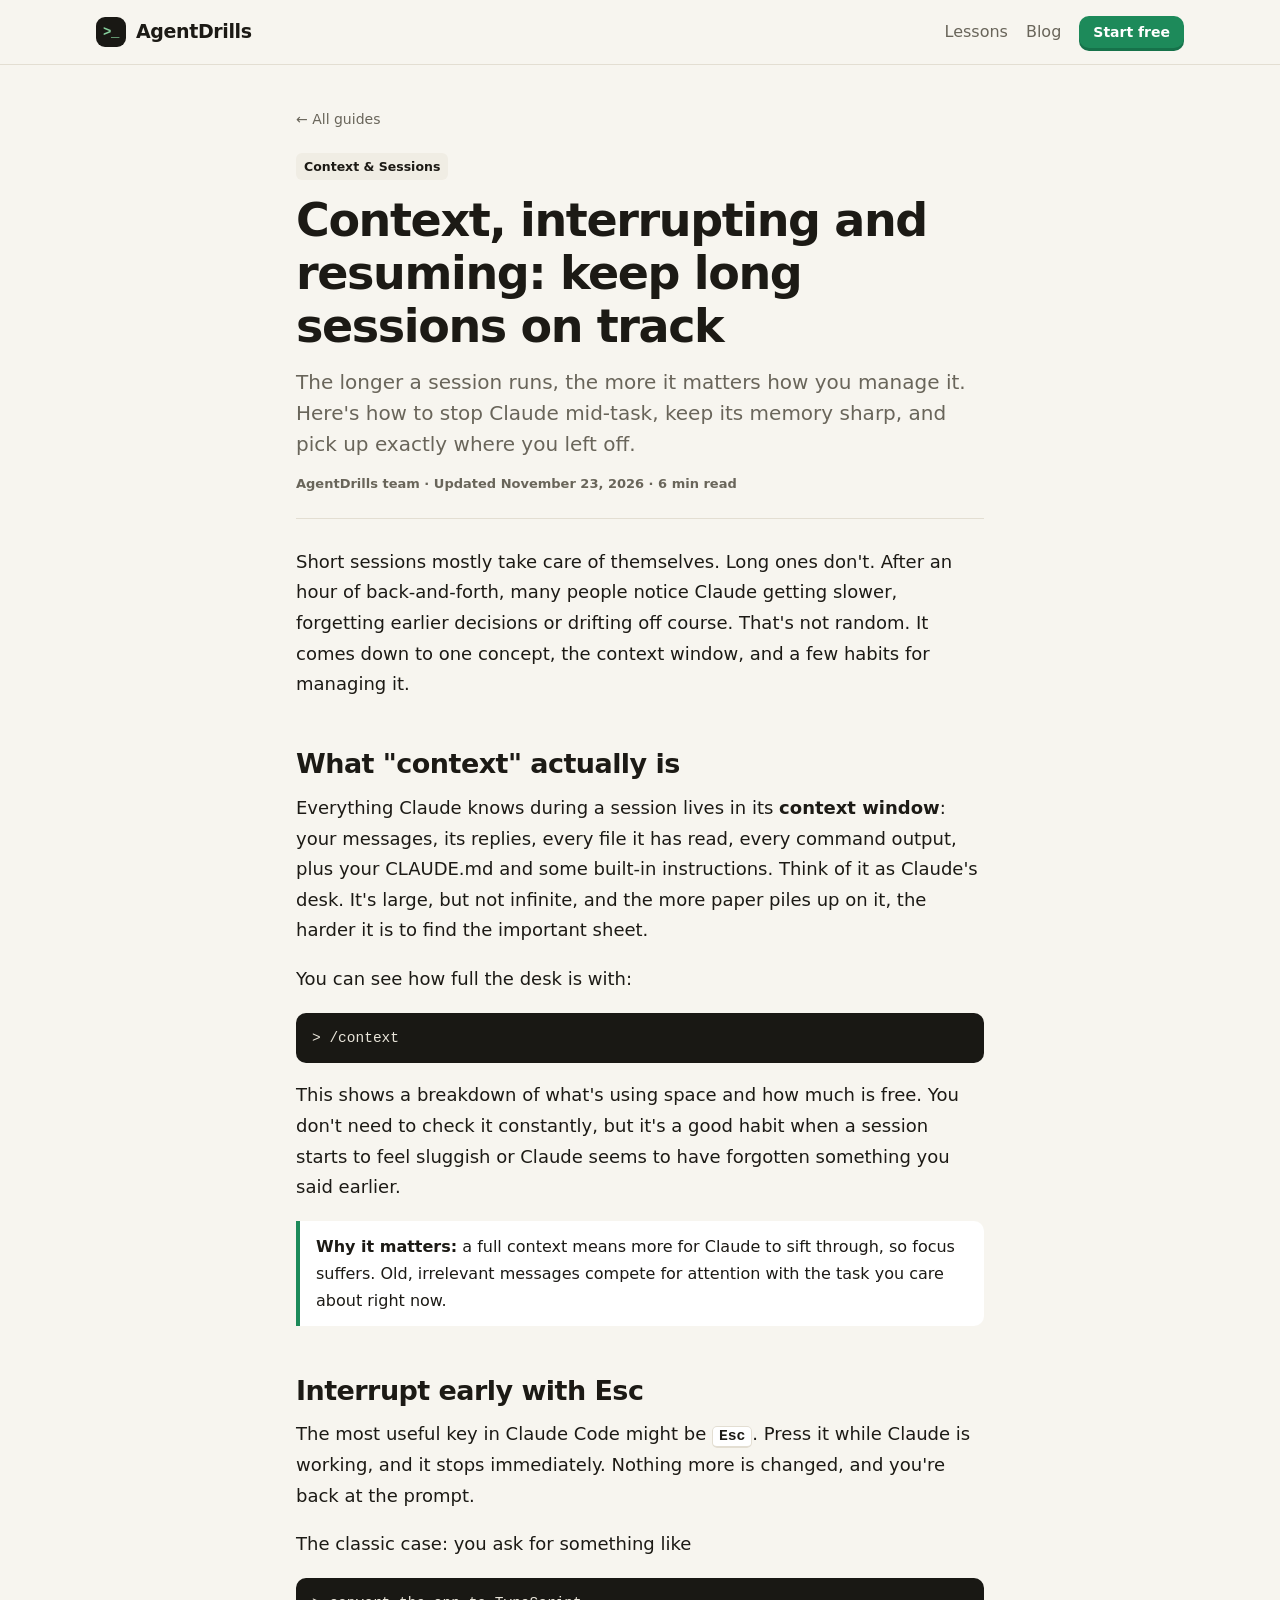
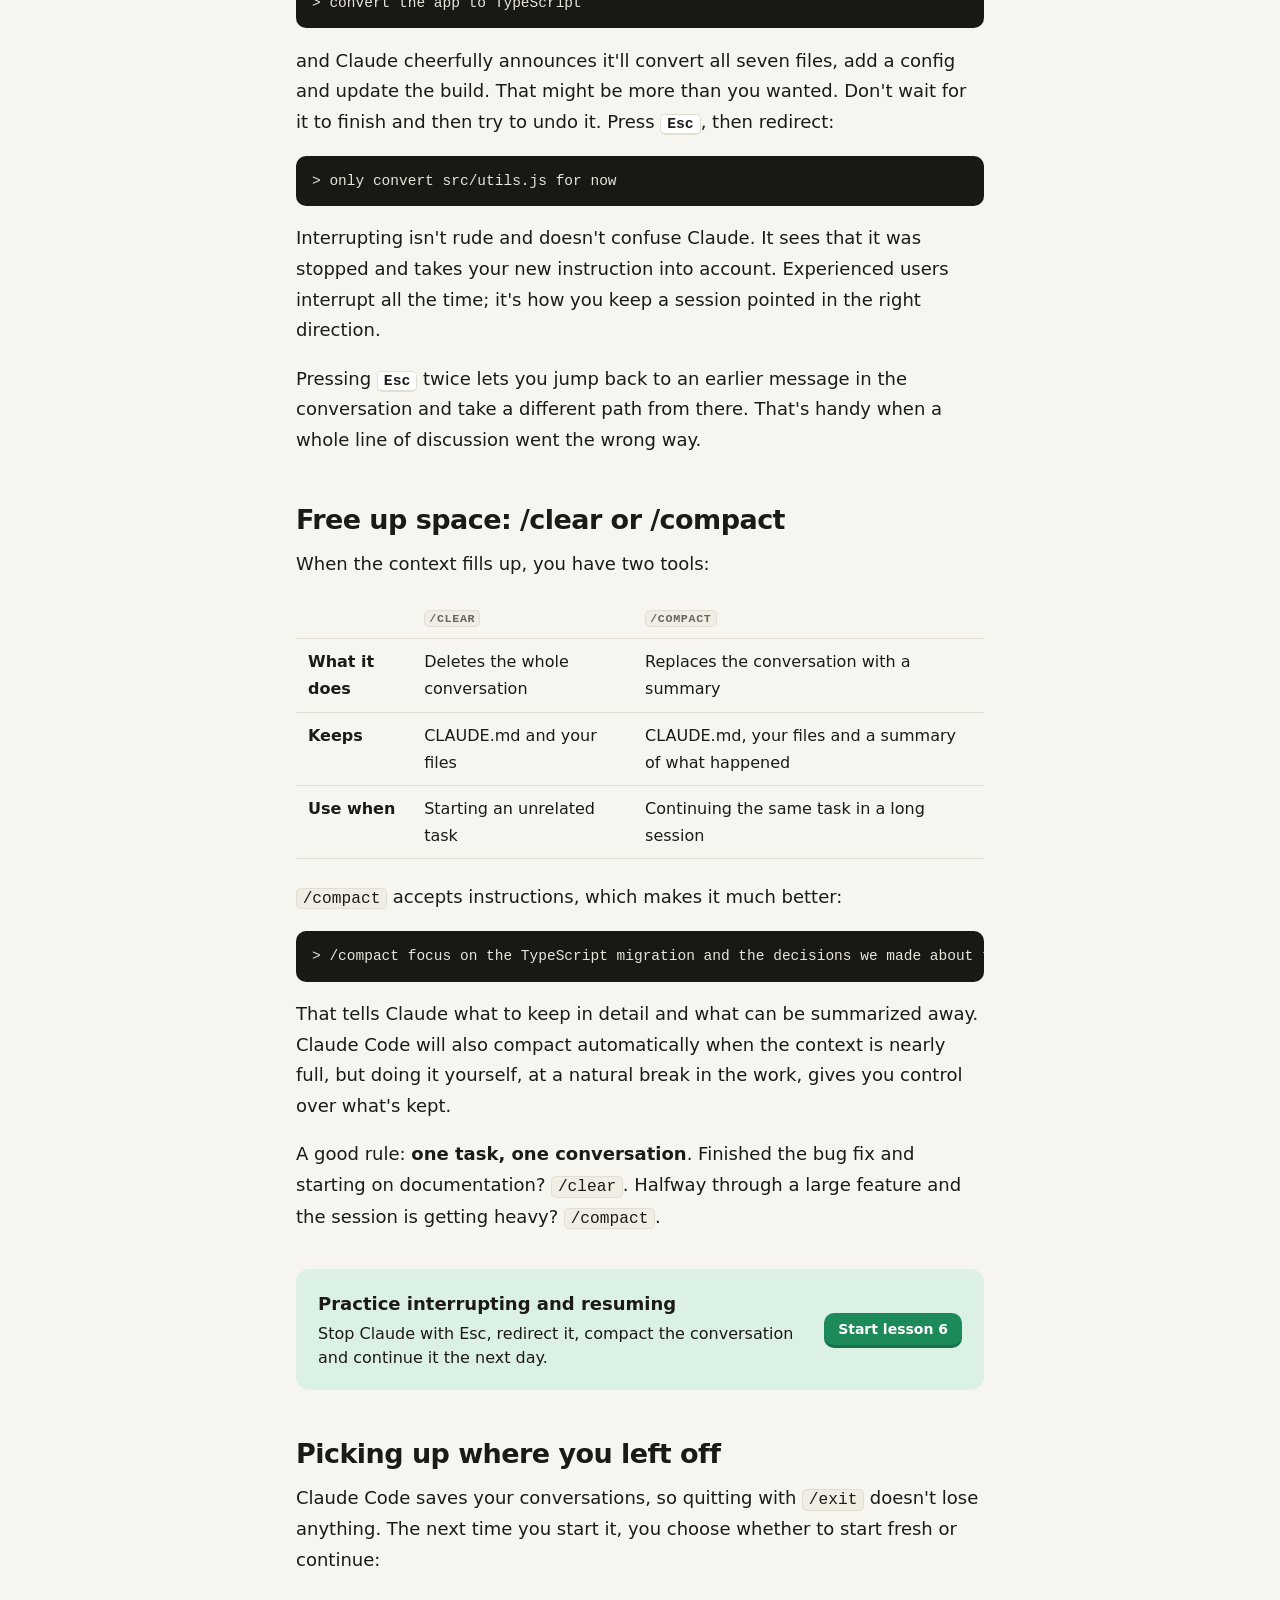
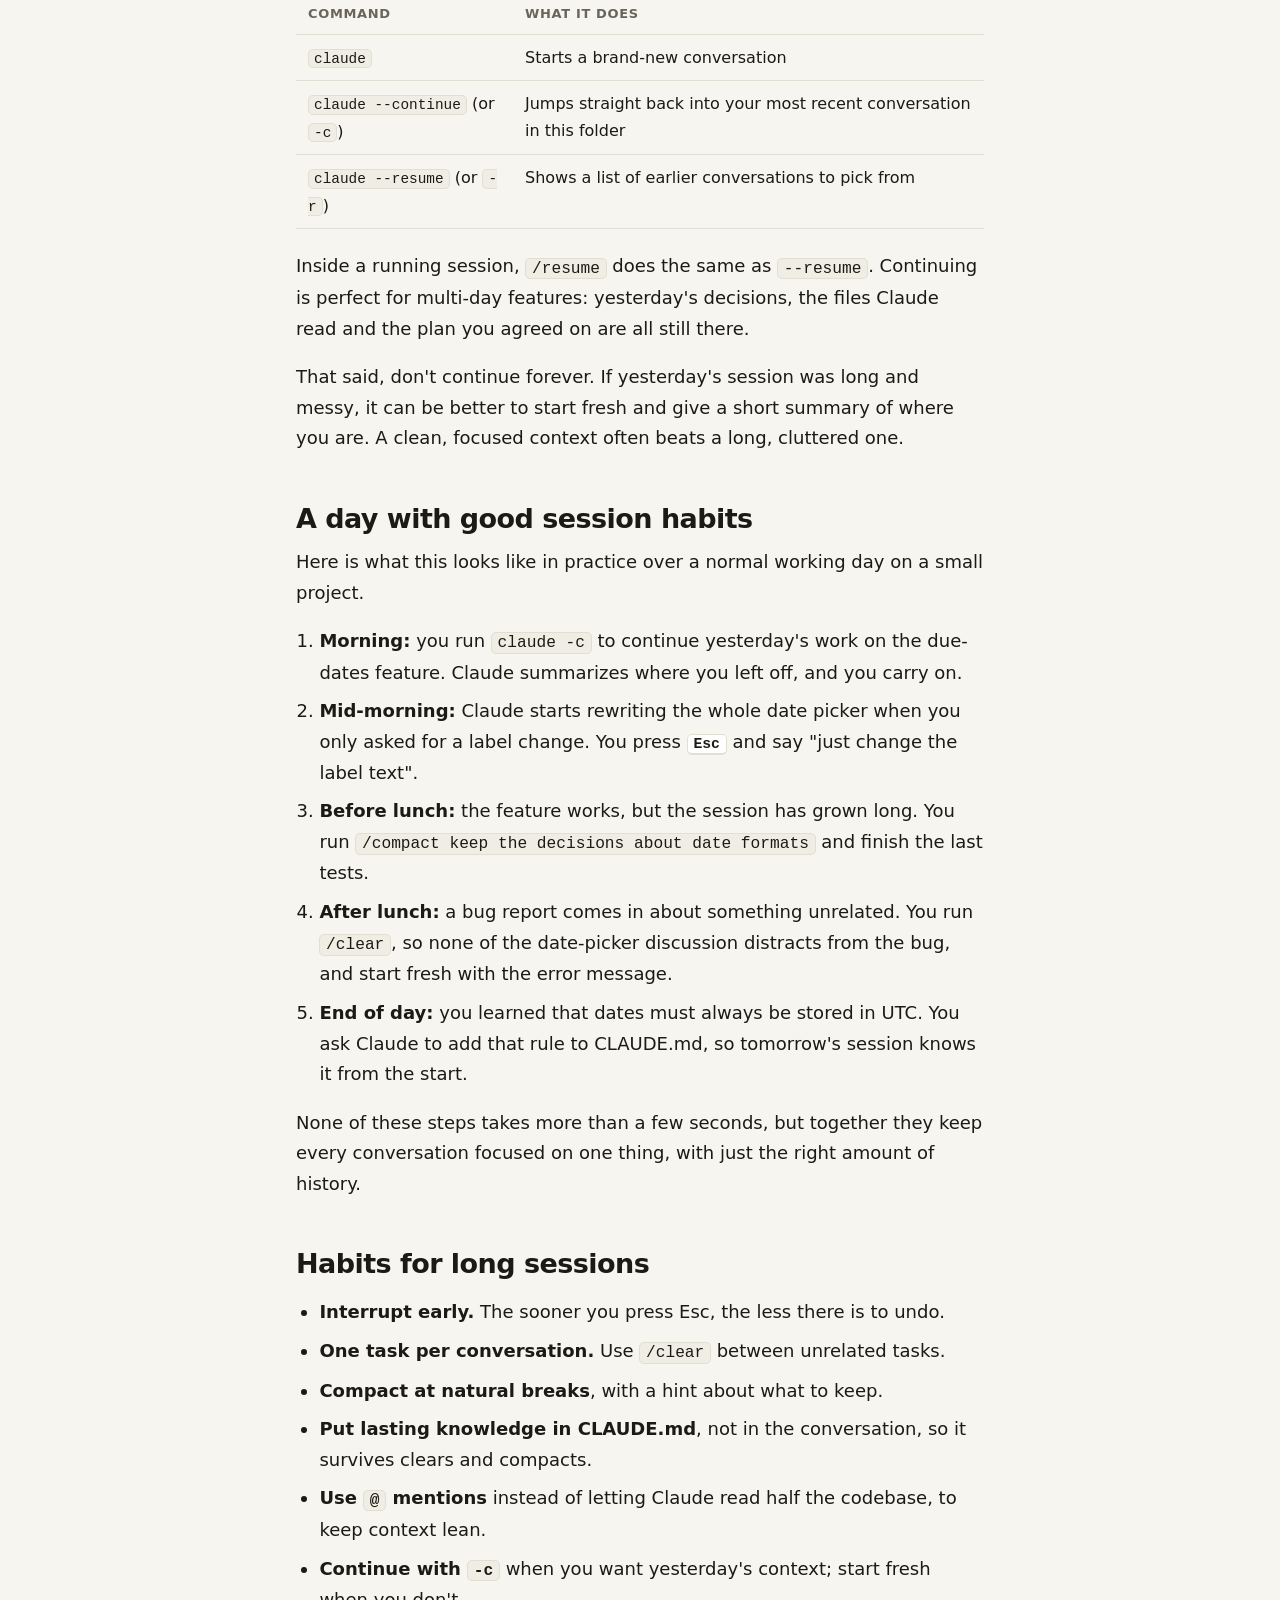
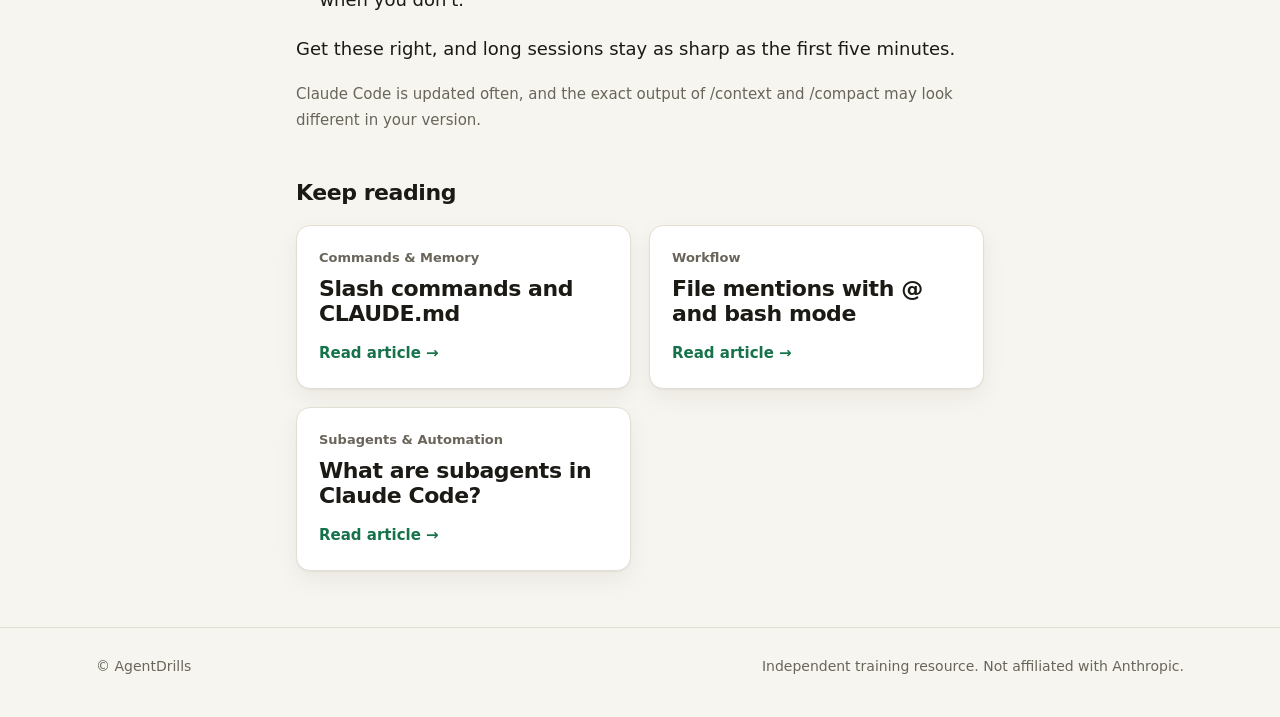
<file: blog/claude-code-context-and-sessions.html>
<!doctype html>
<html lang="en">
<head>
  <meta charset="utf-8">
  <link rel="icon" href="data:,">
  <meta name="viewport" content="width=device-width, initial-scale=1">
  <title>Claude Code Context, Interrupting and Resuming Sessions · AgentDrills</title>
  <meta name="description" content="Why Claude Code answers get worse in long sessions, how to interrupt with Esc, when to use /clear or /compact, and how to resume yesterday's work with claude --continue.">
  <link rel="stylesheet" href="../css/styles.css">
</head>
<body>
  <nav class="nav">
    <div class="wrap">
      <a class="brand" href="../index.html"><span class="brand-mark">&gt;_</span>AgentDrills</a>
      <div class="nav-links">
        <a href="../index.html#curriculum">Lessons</a>
        <a href="index.html">Blog</a>
        <a class="btn small" href="../learn.html">Start free</a>
      </div>
    </div>
  </nav>

  <article class="article">
    <div class="crumbs"><a href="index.html">← All guides</a></div>
    <span class="tag cat">Context &amp; Sessions</span>
    <h1>Context, interrupting and resuming: keep long sessions on track</h1>
    <p class="dek">The longer a session runs, the more it matters how you manage it. Here's how to stop Claude mid-task, keep its memory sharp, and pick up exactly where you left off.</p>
    <p class="post-meta">AgentDrills team · Updated November 23, 2026 · 6 min read</p>

    <div class="article-body">
      <p>Short sessions mostly take care of themselves. Long ones don't. After an hour of back-and-forth, many people notice Claude getting slower, forgetting earlier decisions or drifting off course. That's not random. It comes down to one concept, the context window, and a few habits for managing it.</p>

      <h2>What "context" actually is</h2>
      <p>Everything Claude knows during a session lives in its <b>context window</b>: your messages, its replies, every file it has read, every command output, plus your CLAUDE.md and some built-in instructions. Think of it as Claude's desk. It's large, but not infinite, and the more paper piles up on it, the harder it is to find the important sheet.</p>
      <p>You can see how full the desk is with:</p>
      <pre><code>&gt; /context</code></pre>
      <p>This shows a breakdown of what's using space and how much is free. You don't need to check it constantly, but it's a good habit when a session starts to feel sluggish or Claude seems to have forgotten something you said earlier.</p>
      <div class="note"><b>Why it matters:</b> a full context means more for Claude to sift through, so focus suffers. Old, irrelevant messages compete for attention with the task you care about right now.</div>

      <h2>Interrupt early with Esc</h2>
      <p>The most useful key in Claude Code might be <kbd>Esc</kbd>. Press it while Claude is working, and it stops immediately. Nothing more is changed, and you're back at the prompt.</p>
      <p>The classic case: you ask for something like</p>
      <pre><code>&gt; convert the app to TypeScript</code></pre>
      <p>and Claude cheerfully announces it'll convert all seven files, add a config and update the build. That might be more than you wanted. Don't wait for it to finish and then try to undo it. Press <kbd>Esc</kbd>, then redirect:</p>
      <pre><code>&gt; only convert src/utils.js for now</code></pre>
      <p>Interrupting isn't rude and doesn't confuse Claude. It sees that it was stopped and takes your new instruction into account. Experienced users interrupt all the time; it's how you keep a session pointed in the right direction.</p>
      <p>Pressing <kbd>Esc</kbd> twice lets you jump back to an earlier message in the conversation and take a different path from there. That's handy when a whole line of discussion went the wrong way.</p>

      <h2>Free up space: /clear or /compact</h2>
      <p>When the context fills up, you have two tools:</p>
      <table>
        <tr><th></th><th><code>/clear</code></th><th><code>/compact</code></th></tr>
        <tr><td><b>What it does</b></td><td>Deletes the whole conversation</td><td>Replaces the conversation with a summary</td></tr>
        <tr><td><b>Keeps</b></td><td>CLAUDE.md and your files</td><td>CLAUDE.md, your files and a summary of what happened</td></tr>
        <tr><td><b>Use when</b></td><td>Starting an unrelated task</td><td>Continuing the same task in a long session</td></tr>
      </table>
      <p><code>/compact</code> accepts instructions, which makes it much better:</p>
      <pre><code>&gt; /compact focus on the TypeScript migration and the decisions we made about types</code></pre>
      <p>That tells Claude what to keep in detail and what can be summarized away. Claude Code will also compact automatically when the context is nearly full, but doing it yourself, at a natural break in the work, gives you control over what's kept.</p>
      <p>A good rule: <b>one task, one conversation</b>. Finished the bug fix and starting on documentation? <code>/clear</code>. Halfway through a large feature and the session is getting heavy? <code>/compact</code>.</p>

      <div class="callout">
        <div><b>Practice interrupting and resuming</b><p>Stop Claude with Esc, redirect it, compact the conversation and continue it the next day.</p></div>
        <a class="btn small" href="../lesson.html?id=context-sessions">Start lesson 6</a>
      </div>

      <h2>Picking up where you left off</h2>
      <p>Claude Code saves your conversations, so quitting with <code>/exit</code> doesn't lose anything. The next time you start it, you choose whether to start fresh or continue:</p>
      <table>
        <tr><th>Command</th><th>What it does</th></tr>
        <tr><td><code>claude</code></td><td>Starts a brand-new conversation</td></tr>
        <tr><td><code>claude --continue</code> (or <code>-c</code>)</td><td>Jumps straight back into your most recent conversation in this folder</td></tr>
        <tr><td><code>claude --resume</code> (or <code>-r</code>)</td><td>Shows a list of earlier conversations to pick from</td></tr>
      </table>
      <p>Inside a running session, <code>/resume</code> does the same as <code>--resume</code>. Continuing is perfect for multi-day features: yesterday's decisions, the files Claude read and the plan you agreed on are all still there.</p>
      <p>That said, don't continue forever. If yesterday's session was long and messy, it can be better to start fresh and give a short summary of where you are. A clean, focused context often beats a long, cluttered one.</p>

      <h2>A day with good session habits</h2>
      <p>Here is what this looks like in practice over a normal working day on a small project.</p>
      <ol>
        <li><b>Morning:</b> you run <code>claude -c</code> to continue yesterday's work on the due-dates feature. Claude summarizes where you left off, and you carry on.</li>
        <li><b>Mid-morning:</b> Claude starts rewriting the whole date picker when you only asked for a label change. You press <kbd>Esc</kbd> and say "just change the label text".</li>
        <li><b>Before lunch:</b> the feature works, but the session has grown long. You run <code>/compact keep the decisions about date formats</code> and finish the last tests.</li>
        <li><b>After lunch:</b> a bug report comes in about something unrelated. You run <code>/clear</code>, so none of the date-picker discussion distracts from the bug, and start fresh with the error message.</li>
        <li><b>End of day:</b> you learned that dates must always be stored in UTC. You ask Claude to add that rule to CLAUDE.md, so tomorrow's session knows it from the start.</li>
      </ol>
      <p>None of these steps takes more than a few seconds, but together they keep every conversation focused on one thing, with just the right amount of history.</p>

      <h2>Habits for long sessions</h2>
      <ul>
        <li><b>Interrupt early.</b> The sooner you press Esc, the less there is to undo.</li>
        <li><b>One task per conversation.</b> Use <code>/clear</code> between unrelated tasks.</li>
        <li><b>Compact at natural breaks</b>, with a hint about what to keep.</li>
        <li><b>Put lasting knowledge in CLAUDE.md</b>, not in the conversation, so it survives clears and compacts.</li>
        <li><b>Use <code>@</code> mentions</b> instead of letting Claude read half the codebase, to keep context lean.</li>
        <li><b>Continue with <code>-c</code></b> when you want yesterday's context; start fresh when you don't.</li>
      </ul>
      <p>Get these right, and long sessions stay as sharp as the first five minutes.</p>
      <p class="muted" style="font-size:15px">Claude Code is updated often, and the exact output of /context and /compact may look different in your version.</p>
    </div>
  </article>

  <section class="related">
    <h2>Keep reading</h2>
    <div class="post-list">
      <a class="post-card" href="claude-code-slash-commands-and-claude-md.html"><span class="post-meta">Commands &amp; Memory</span><h2>Slash commands and CLAUDE.md</h2><span class="more">Read article →</span></a>
      <a class="post-card" href="claude-code-file-mentions-and-bash-mode.html"><span class="post-meta">Workflow</span><h2>File mentions with @ and bash mode</h2><span class="more">Read article →</span></a>
      <a class="post-card" href="what-are-claude-code-subagents.html"><span class="post-meta">Subagents &amp; Automation</span><h2>What are subagents in Claude Code?</h2><span class="more">Read article →</span></a>
    </div>
  </section>

  <footer class="footer">
    <div class="wrap">
      <span>© AgentDrills</span>
      <span>Independent training resource. Not affiliated with Anthropic.</span>
    </div>
  </footer>
</body>
</html>
</file>
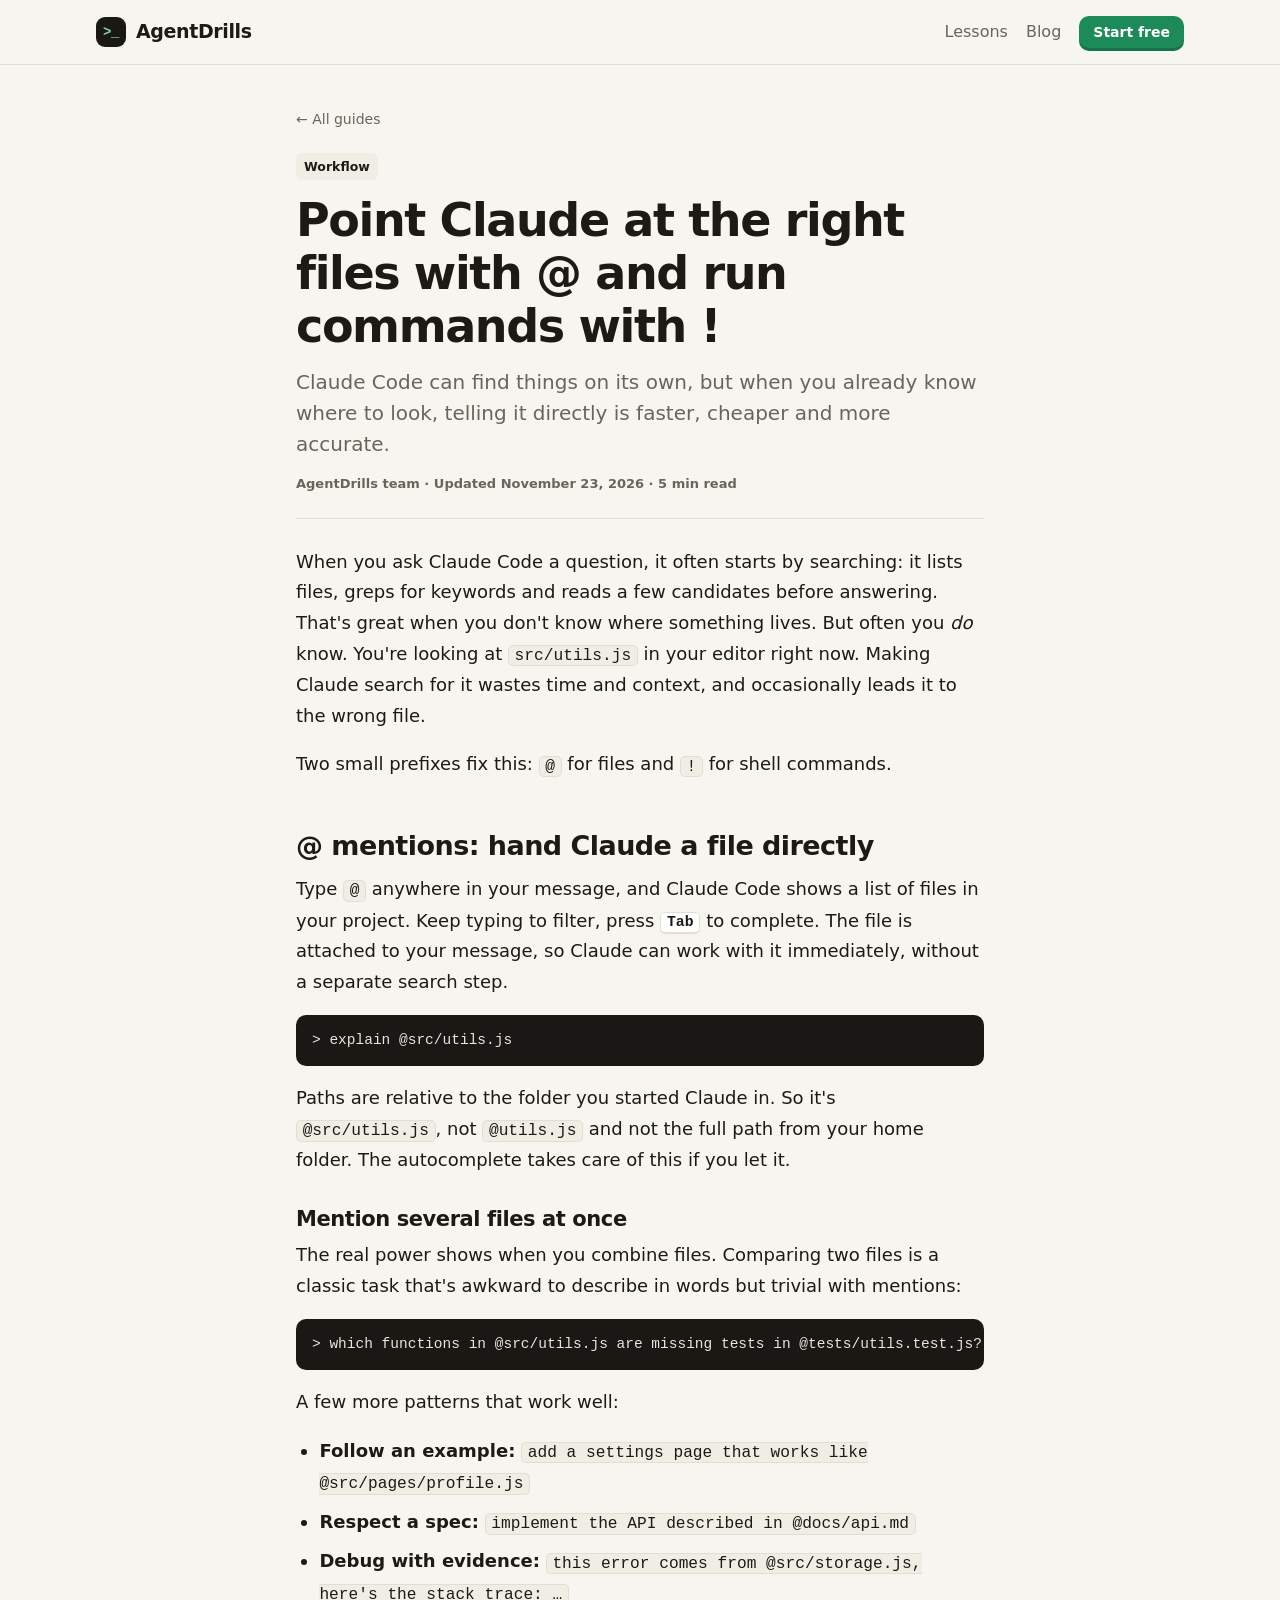
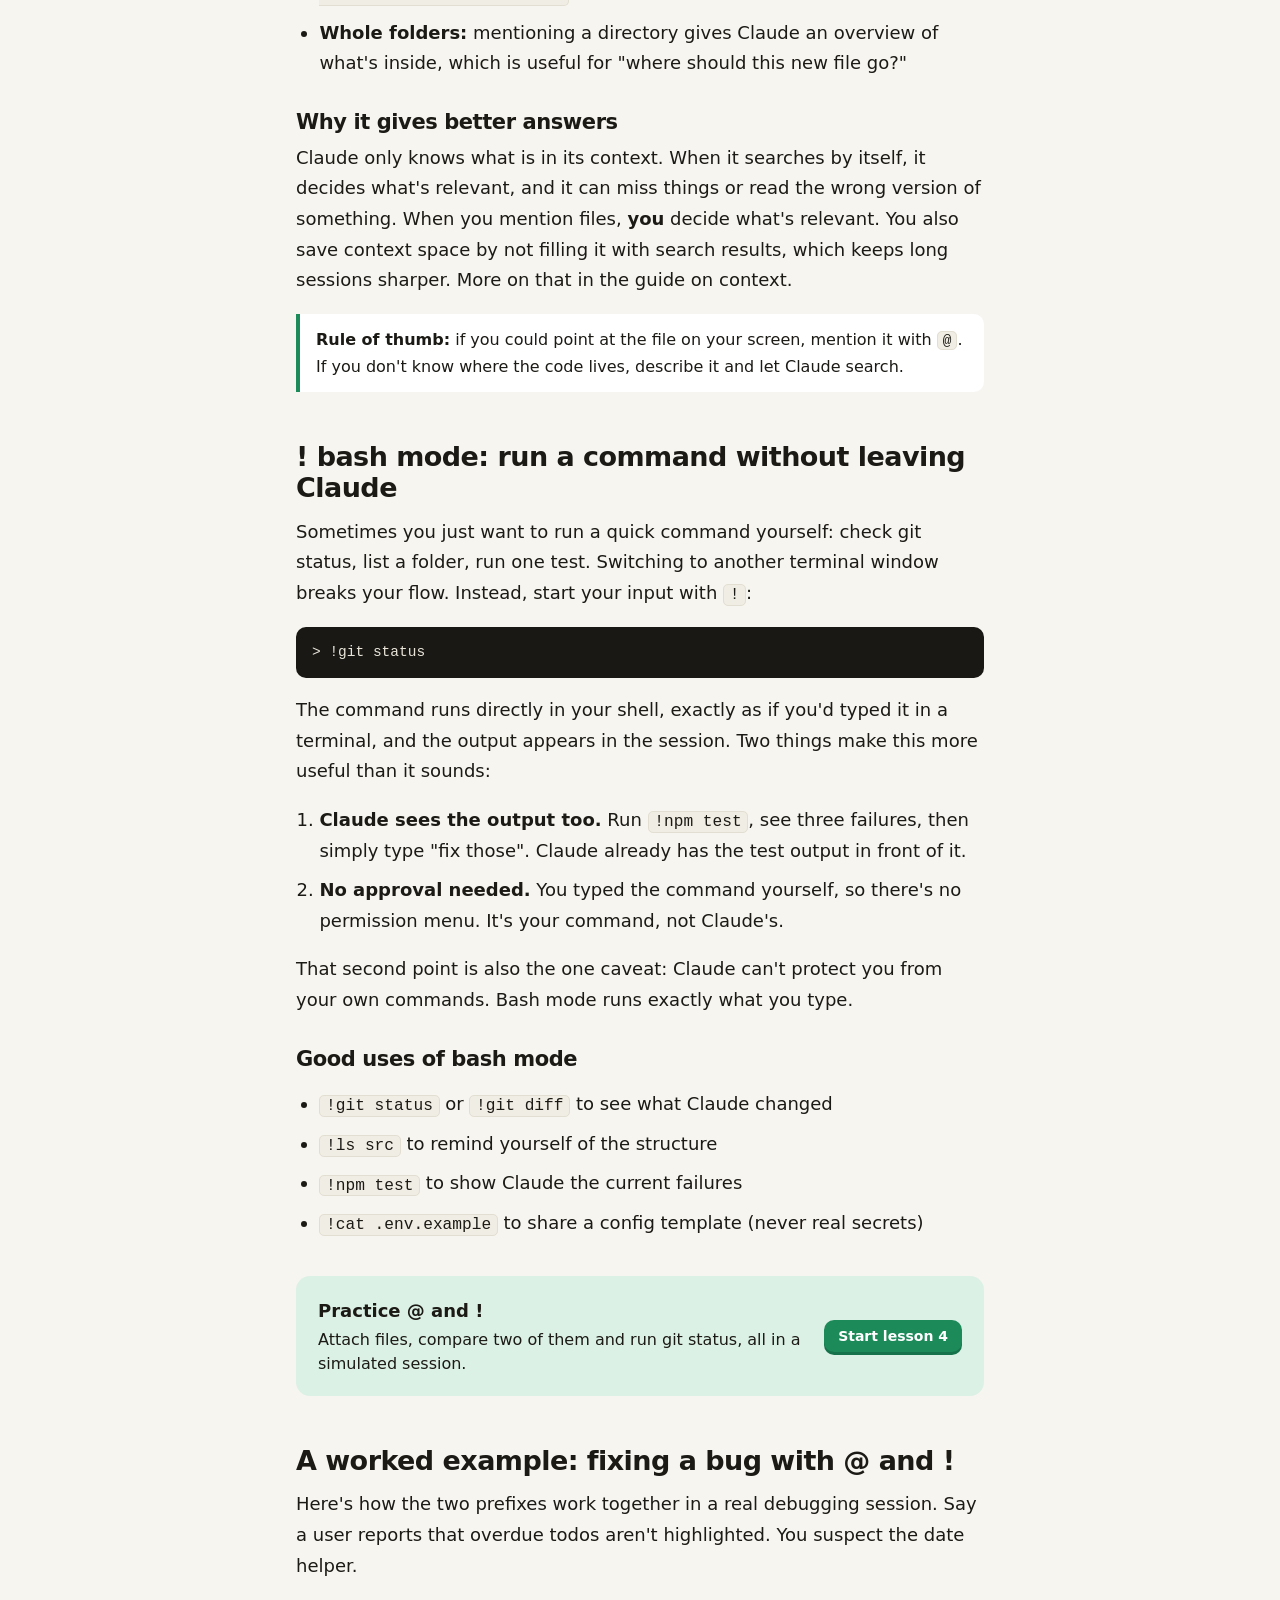
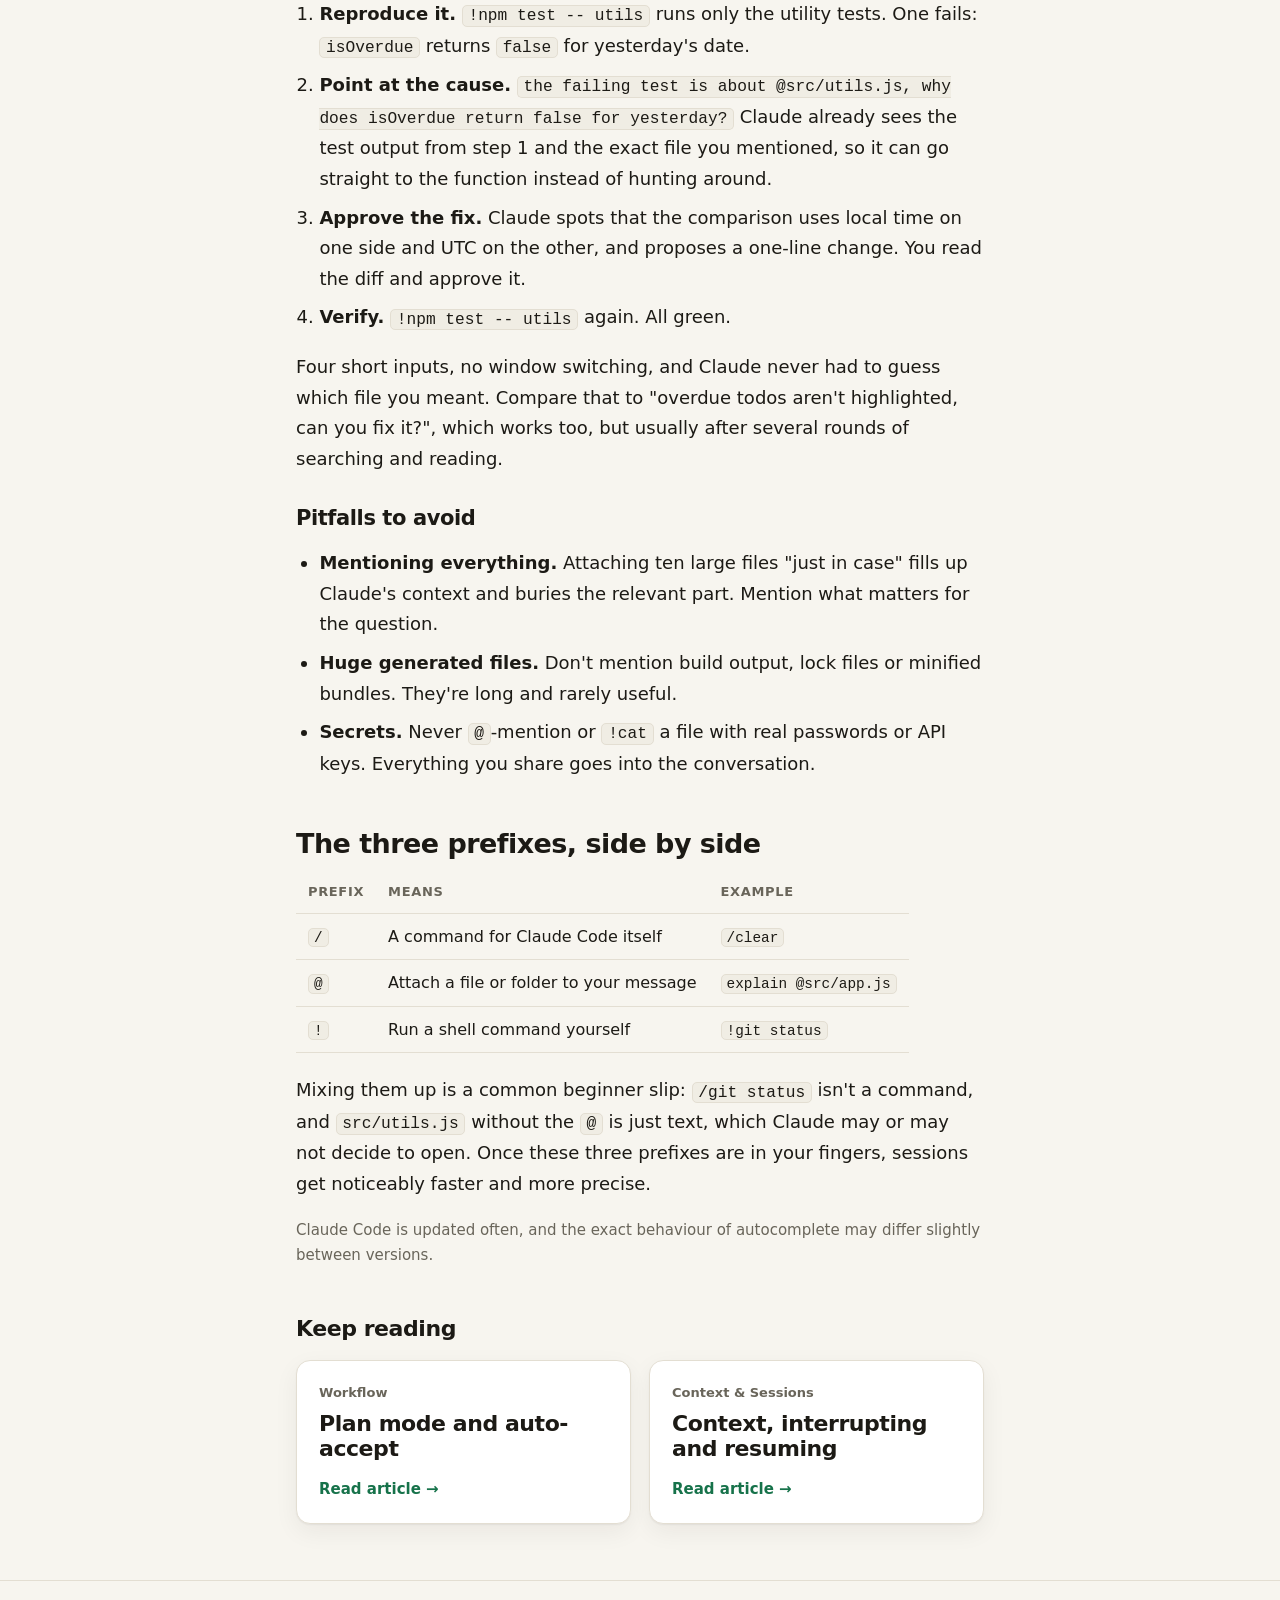
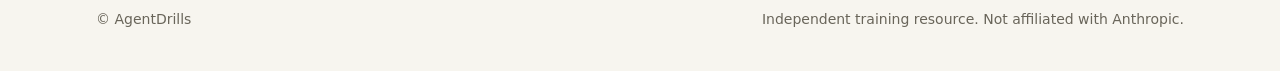
<file: blog/claude-code-file-mentions-and-bash-mode.html>
<!doctype html>
<html lang="en">
<head>
  <meta charset="utf-8">
  <link rel="icon" href="data:,">
  <meta name="viewport" content="width=device-width, initial-scale=1">
  <title>Claude Code @ File Mentions and Bash Mode (!) · AgentDrills</title>
  <meta name="description" content="Give Claude Code precise context by mentioning files with @, run shell commands without leaving the session with !, and learn when each saves you time.">
  <link rel="stylesheet" href="../css/styles.css">
</head>
<body>
  <nav class="nav">
    <div class="wrap">
      <a class="brand" href="../index.html"><span class="brand-mark">&gt;_</span>AgentDrills</a>
      <div class="nav-links">
        <a href="../index.html#curriculum">Lessons</a>
        <a href="index.html">Blog</a>
        <a class="btn small" href="../learn.html">Start free</a>
      </div>
    </div>
  </nav>

  <article class="article">
    <div class="crumbs"><a href="index.html">← All guides</a></div>
    <span class="tag cat">Workflow</span>
    <h1>Point Claude at the right files with @ and run commands with !</h1>
    <p class="dek">Claude Code can find things on its own, but when you already know where to look, telling it directly is faster, cheaper and more accurate.</p>
    <p class="post-meta">AgentDrills team · Updated November 23, 2026 · 5 min read</p>

    <div class="article-body">
      <p>When you ask Claude Code a question, it often starts by searching: it lists files, greps for keywords and reads a few candidates before answering. That's great when you don't know where something lives. But often you <i>do</i> know. You're looking at <code>src/utils.js</code> in your editor right now. Making Claude search for it wastes time and context, and occasionally leads it to the wrong file.</p>
      <p>Two small prefixes fix this: <code>@</code> for files and <code>!</code> for shell commands.</p>

      <h2>@ mentions: hand Claude a file directly</h2>
      <p>Type <code>@</code> anywhere in your message, and Claude Code shows a list of files in your project. Keep typing to filter, press <kbd>Tab</kbd> to complete. The file is attached to your message, so Claude can work with it immediately, without a separate search step.</p>
      <pre><code>&gt; explain @src/utils.js</code></pre>
      <p>Paths are relative to the folder you started Claude in. So it's <code>@src/utils.js</code>, not <code>@utils.js</code> and not the full path from your home folder. The autocomplete takes care of this if you let it.</p>

      <h3>Mention several files at once</h3>
      <p>The real power shows when you combine files. Comparing two files is a classic task that's awkward to describe in words but trivial with mentions:</p>
      <pre><code>&gt; which functions in @src/utils.js are missing tests in @tests/utils.test.js?</code></pre>
      <p>A few more patterns that work well:</p>
      <ul>
        <li><b>Follow an example:</b> <code>add a settings page that works like @src/pages/profile.js</code></li>
        <li><b>Respect a spec:</b> <code>implement the API described in @docs/api.md</code></li>
        <li><b>Debug with evidence:</b> <code>this error comes from @src/storage.js, here's the stack trace: …</code></li>
        <li><b>Whole folders:</b> mentioning a directory gives Claude an overview of what's inside, which is useful for "where should this new file go?"</li>
      </ul>

      <h3>Why it gives better answers</h3>
      <p>Claude only knows what is in its context. When it searches by itself, it decides what's relevant, and it can miss things or read the wrong version of something. When you mention files, <b>you</b> decide what's relevant. You also save context space by not filling it with search results, which keeps long sessions sharper. More on that in the guide on context.</p>
      <div class="note"><b>Rule of thumb:</b> if you could point at the file on your screen, mention it with <code>@</code>. If you don't know where the code lives, describe it and let Claude search.</div>

      <h2>! bash mode: run a command without leaving Claude</h2>
      <p>Sometimes you just want to run a quick command yourself: check git status, list a folder, run one test. Switching to another terminal window breaks your flow. Instead, start your input with <code>!</code>:</p>
      <pre><code>&gt; !git status</code></pre>
      <p>The command runs directly in your shell, exactly as if you'd typed it in a terminal, and the output appears in the session. Two things make this more useful than it sounds:</p>
      <ol>
        <li><b>Claude sees the output too.</b> Run <code>!npm test</code>, see three failures, then simply type "fix those". Claude already has the test output in front of it.</li>
        <li><b>No approval needed.</b> You typed the command yourself, so there's no permission menu. It's your command, not Claude's.</li>
      </ol>
      <p>That second point is also the one caveat: Claude can't protect you from your own commands. Bash mode runs exactly what you type.</p>

      <h3>Good uses of bash mode</h3>
      <ul>
        <li><code>!git status</code> or <code>!git diff</code> to see what Claude changed</li>
        <li><code>!ls src</code> to remind yourself of the structure</li>
        <li><code>!npm test</code> to show Claude the current failures</li>
        <li><code>!cat .env.example</code> to share a config template (never real secrets)</li>
      </ul>

      <div class="callout">
        <div><b>Practice @ and !</b><p>Attach files, compare two of them and run git status, all in a simulated session.</p></div>
        <a class="btn small" href="../lesson.html?id=mention-files">Start lesson 4</a>
      </div>

      <h2>A worked example: fixing a bug with @ and !</h2>
      <p>Here's how the two prefixes work together in a real debugging session. Say a user reports that overdue todos aren't highlighted. You suspect the date helper.</p>
      <ol>
        <li><b>Reproduce it.</b> <code>!npm test -- utils</code> runs only the utility tests. One fails: <code>isOverdue</code> returns <code>false</code> for yesterday's date.</li>
        <li><b>Point at the cause.</b> <code>the failing test is about @src/utils.js, why does isOverdue return false for yesterday?</code> Claude already sees the test output from step 1 and the exact file you mentioned, so it can go straight to the function instead of hunting around.</li>
        <li><b>Approve the fix.</b> Claude spots that the comparison uses local time on one side and UTC on the other, and proposes a one-line change. You read the diff and approve it.</li>
        <li><b>Verify.</b> <code>!npm test -- utils</code> again. All green.</li>
      </ol>
      <p>Four short inputs, no window switching, and Claude never had to guess which file you meant. Compare that to "overdue todos aren't highlighted, can you fix it?", which works too, but usually after several rounds of searching and reading.</p>
      <h3>Pitfalls to avoid</h3>
      <ul>
        <li><b>Mentioning everything.</b> Attaching ten large files "just in case" fills up Claude's context and buries the relevant part. Mention what matters for the question.</li>
        <li><b>Huge generated files.</b> Don't mention build output, lock files or minified bundles. They're long and rarely useful.</li>
        <li><b>Secrets.</b> Never <code>@</code>-mention or <code>!cat</code> a file with real passwords or API keys. Everything you share goes into the conversation.</li>
      </ul>

      <h2>The three prefixes, side by side</h2>
      <table>
        <tr><th>Prefix</th><th>Means</th><th>Example</th></tr>
        <tr><td><code>/</code></td><td>A command for Claude Code itself</td><td><code>/clear</code></td></tr>
        <tr><td><code>@</code></td><td>Attach a file or folder to your message</td><td><code>explain @src/app.js</code></td></tr>
        <tr><td><code>!</code></td><td>Run a shell command yourself</td><td><code>!git status</code></td></tr>
      </table>
      <p>Mixing them up is a common beginner slip: <code>/git status</code> isn't a command, and <code>src/utils.js</code> without the <code>@</code> is just text, which Claude may or may not decide to open. Once these three prefixes are in your fingers, sessions get noticeably faster and more precise.</p>
      <p class="muted" style="font-size:15px">Claude Code is updated often, and the exact behaviour of autocomplete may differ slightly between versions.</p>
    </div>
  </article>

  <section class="related">
    <h2>Keep reading</h2>
    <div class="post-list">
      <a class="post-card" href="claude-code-plan-mode.html"><span class="post-meta">Workflow</span><h2>Plan mode and auto-accept</h2><span class="more">Read article →</span></a>
      <a class="post-card" href="claude-code-context-and-sessions.html"><span class="post-meta">Context &amp; Sessions</span><h2>Context, interrupting and resuming</h2><span class="more">Read article →</span></a>
    </div>
  </section>

  <footer class="footer">
    <div class="wrap">
      <span>© AgentDrills</span>
      <span>Independent training resource. Not affiliated with Anthropic.</span>
    </div>
  </footer>
</body>
</html>
</file>
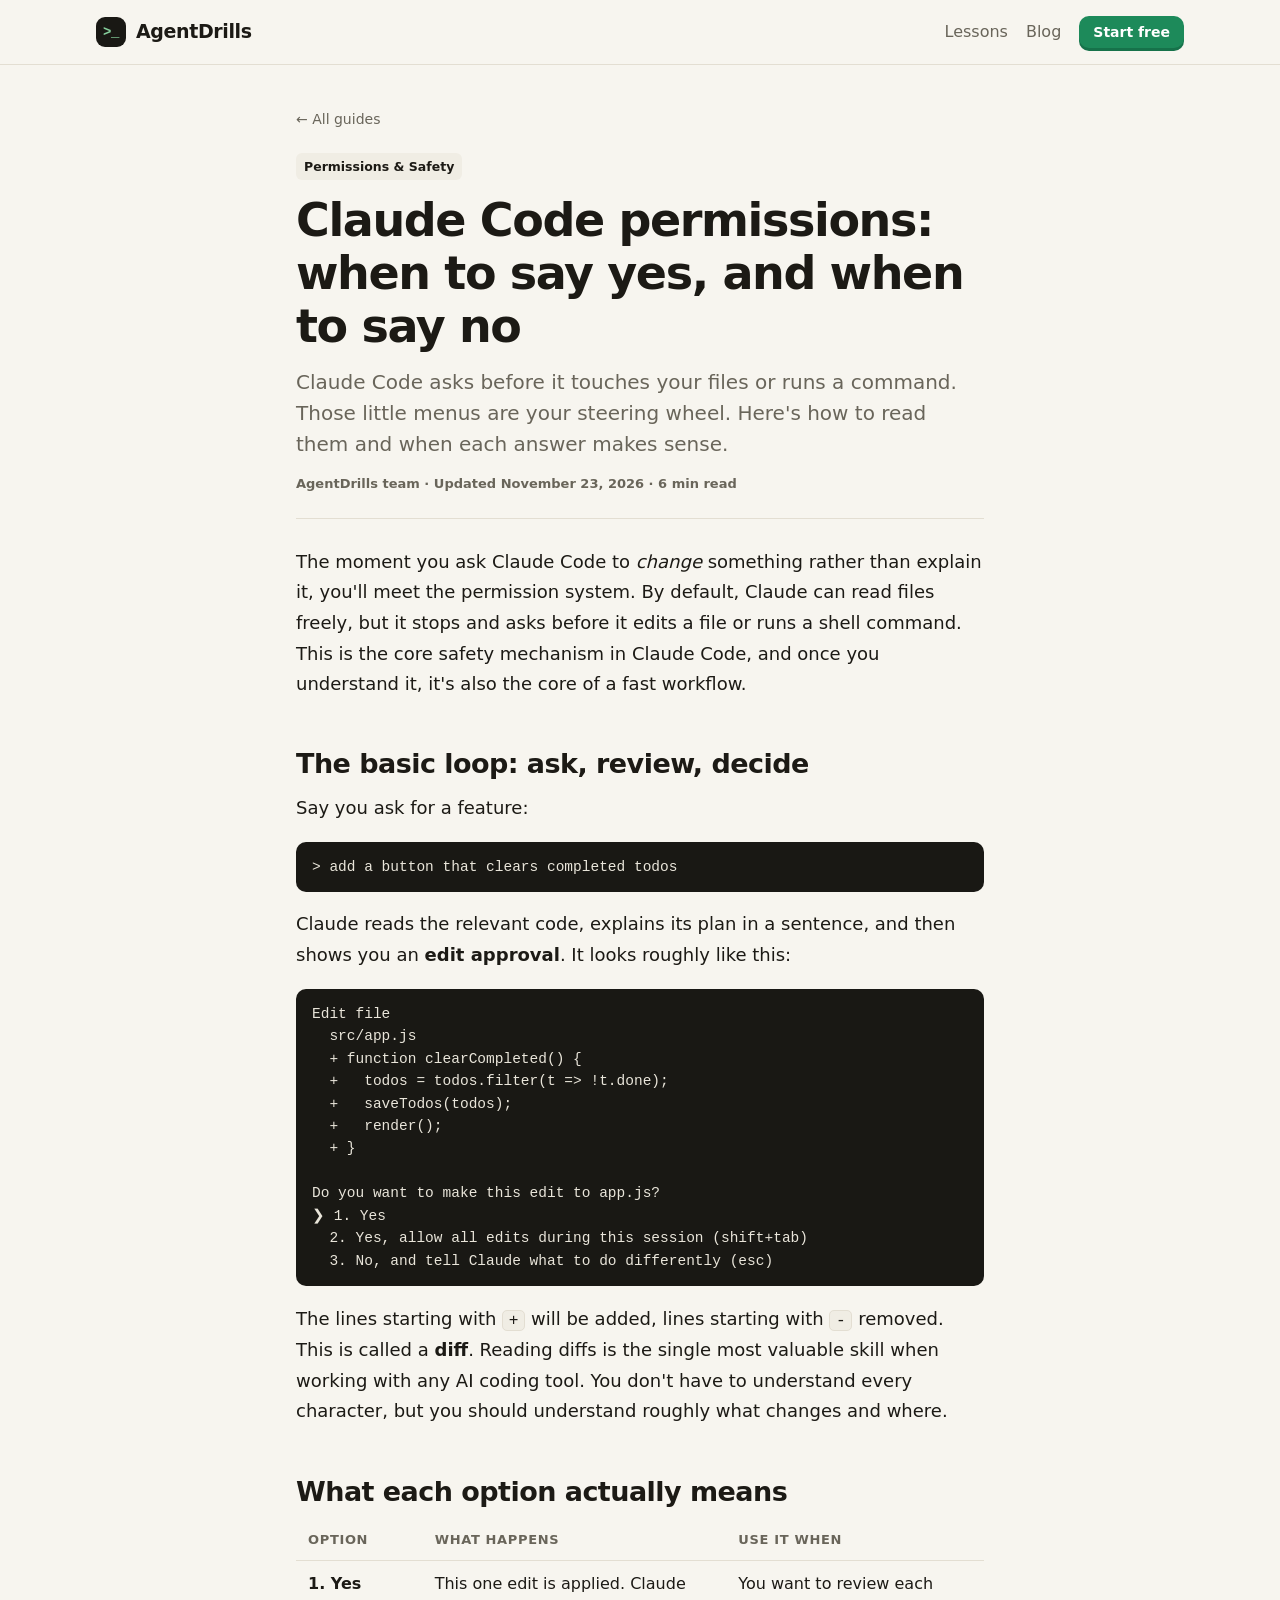
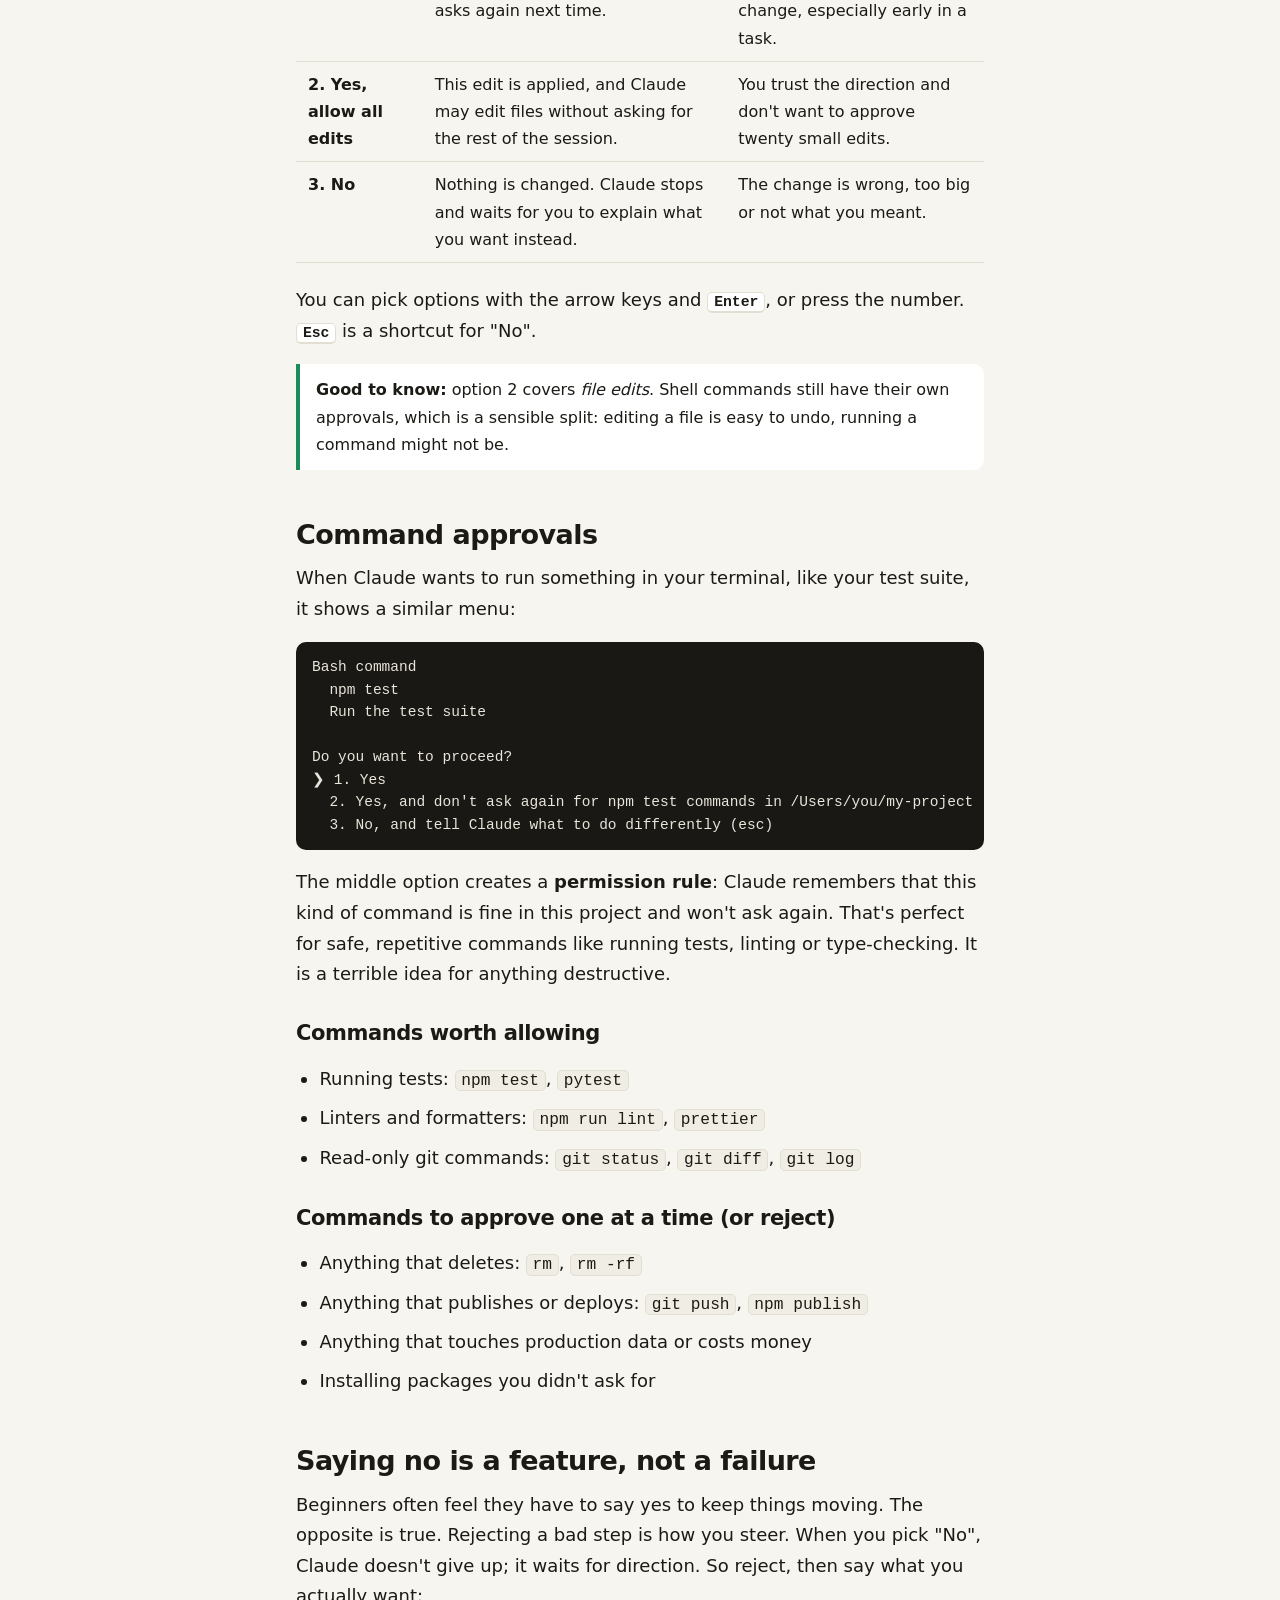
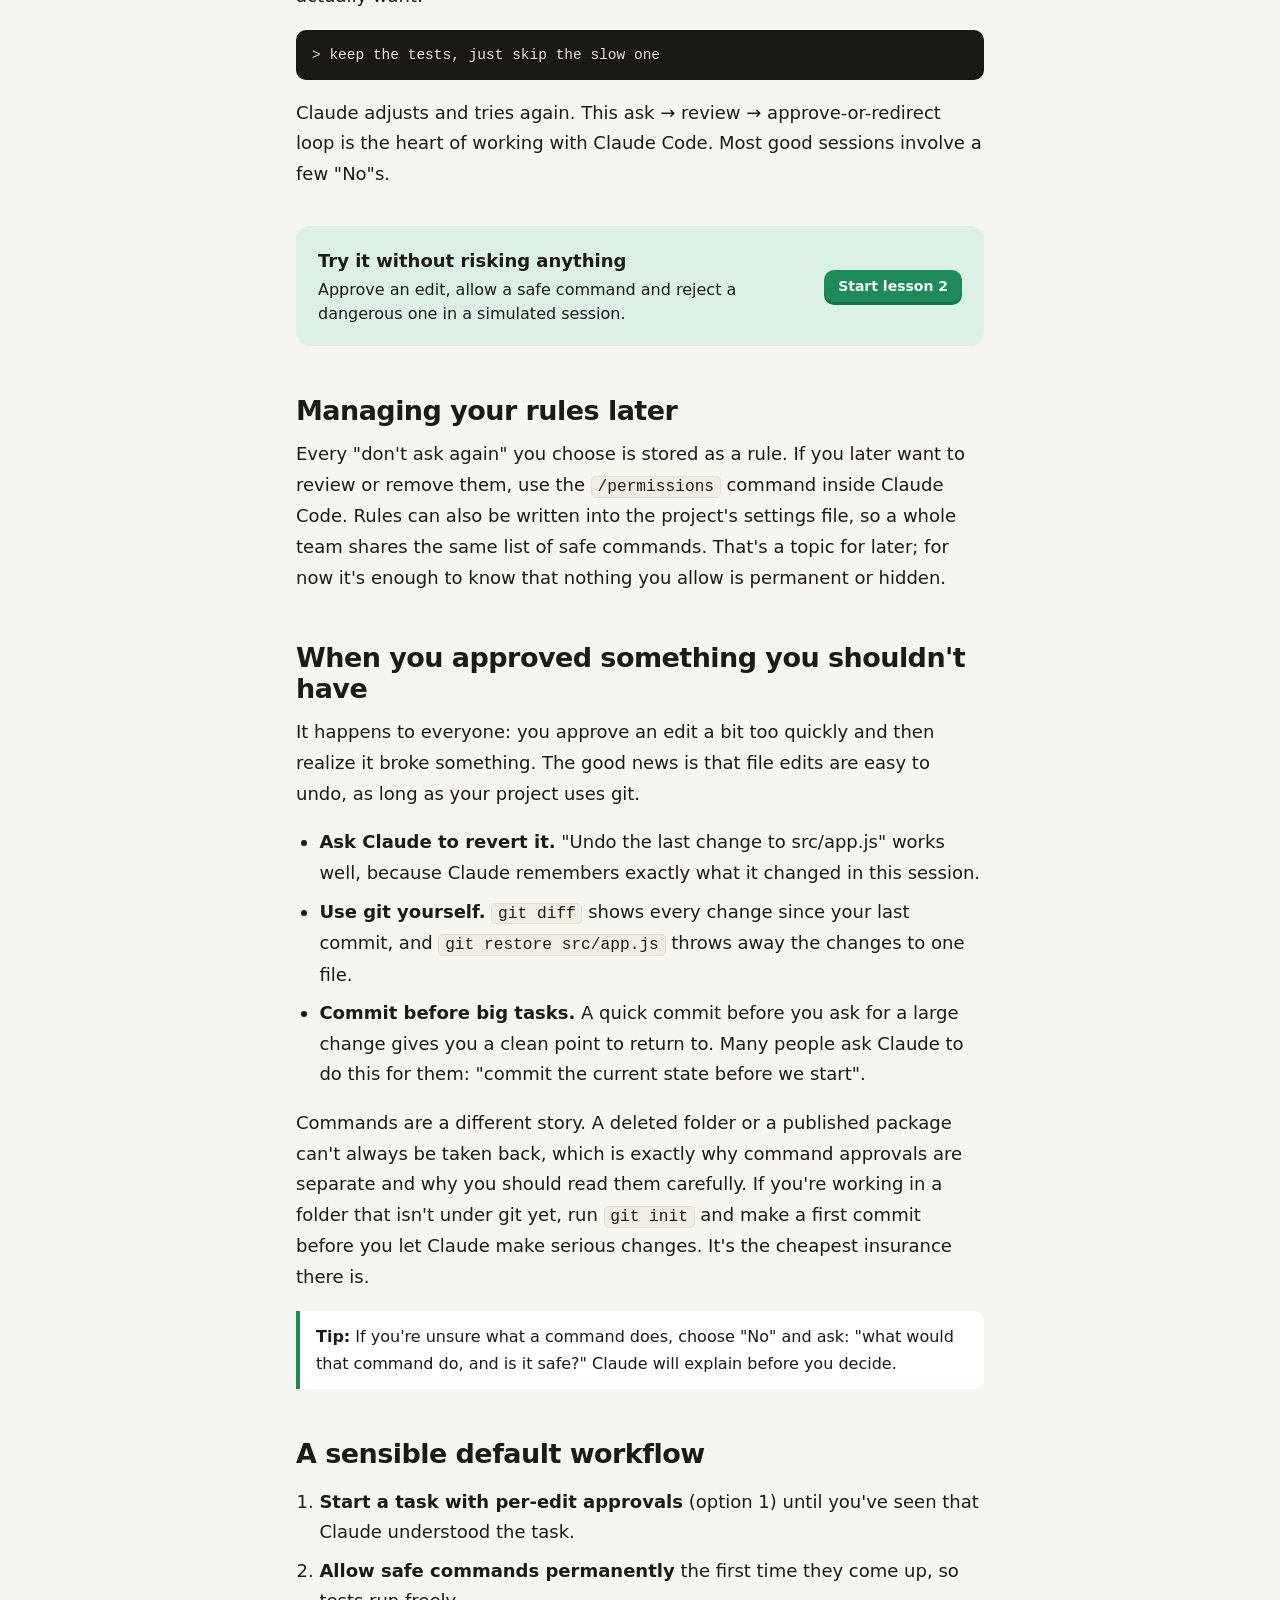
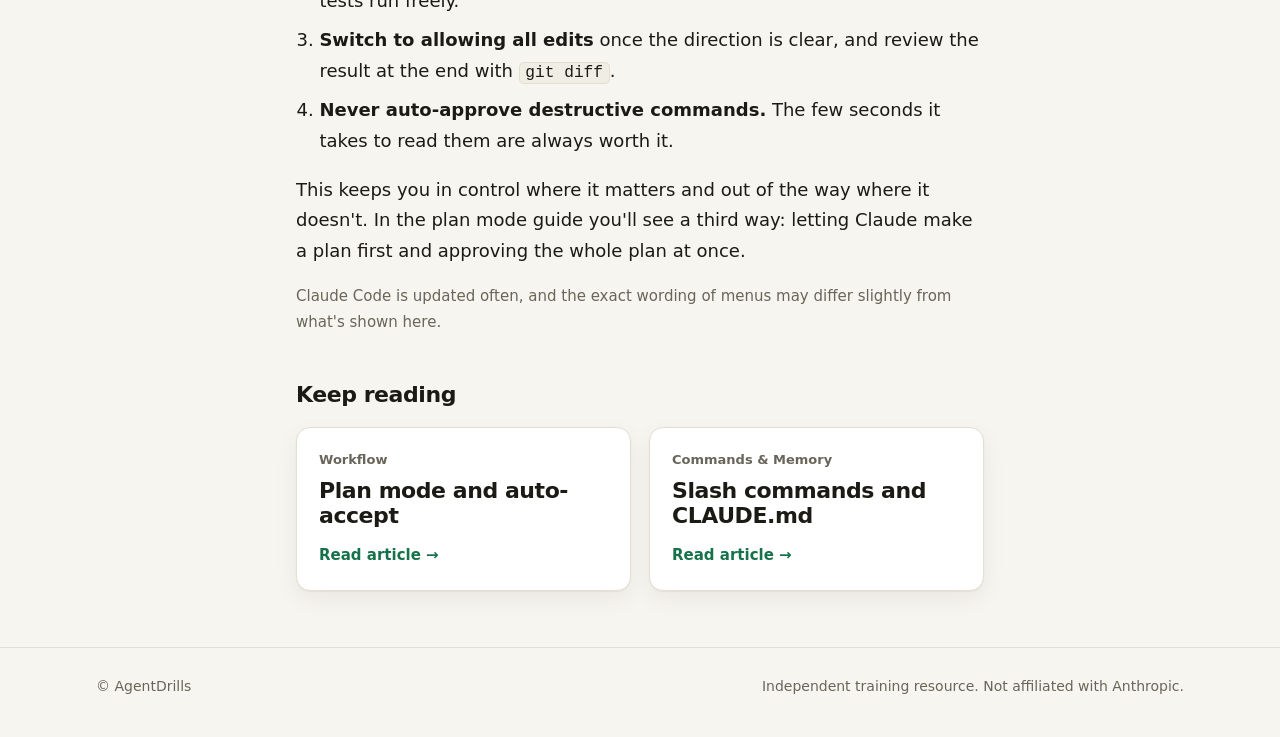
<file: blog/claude-code-permissions.html>
<!doctype html>
<html lang="en">
<head>
  <meta charset="utf-8">
  <link rel="icon" href="data:,">
  <meta name="viewport" content="width=device-width, initial-scale=1">
  <title>Claude Code Permissions: When to Say Yes and When to Say No · AgentDrills</title>
  <meta name="description" content="How Claude Code asks permission before editing files and running commands, what each option in the approval menu does, and how to stay safe without clicking yes all day.">
  <link rel="stylesheet" href="../css/styles.css">
</head>
<body>
  <nav class="nav">
    <div class="wrap">
      <a class="brand" href="../index.html"><span class="brand-mark">&gt;_</span>AgentDrills</a>
      <div class="nav-links">
        <a href="../index.html#curriculum">Lessons</a>
        <a href="index.html">Blog</a>
        <a class="btn small" href="../learn.html">Start free</a>
      </div>
    </div>
  </nav>

  <article class="article">
    <div class="crumbs"><a href="index.html">← All guides</a></div>
    <span class="tag cat">Permissions &amp; Safety</span>
    <h1>Claude Code permissions: when to say yes, and when to say no</h1>
    <p class="dek">Claude Code asks before it touches your files or runs a command. Those little menus are your steering wheel. Here's how to read them and when each answer makes sense.</p>
    <p class="post-meta">AgentDrills team · Updated November 23, 2026 · 6 min read</p>

    <div class="article-body">
      <p>The moment you ask Claude Code to <i>change</i> something rather than explain it, you'll meet the permission system. By default, Claude can read files freely, but it stops and asks before it edits a file or runs a shell command. This is the core safety mechanism in Claude Code, and once you understand it, it's also the core of a fast workflow.</p>

      <h2>The basic loop: ask, review, decide</h2>
      <p>Say you ask for a feature:</p>
      <pre><code>&gt; add a button that clears completed todos</code></pre>
      <p>Claude reads the relevant code, explains its plan in a sentence, and then shows you an <b>edit approval</b>. It looks roughly like this:</p>
      <pre><code>Edit file
  src/app.js
  + function clearCompleted() {
  +   todos = todos.filter(t =&gt; !t.done);
  +   saveTodos(todos);
  +   render();
  + }

Do you want to make this edit to app.js?
❯ 1. Yes
  2. Yes, allow all edits during this session (shift+tab)
  3. No, and tell Claude what to do differently (esc)</code></pre>
      <p>The lines starting with <code>+</code> will be added, lines starting with <code>-</code> removed. This is called a <b>diff</b>. Reading diffs is the single most valuable skill when working with any AI coding tool. You don't have to understand every character, but you should understand roughly what changes and where.</p>

      <h2>What each option actually means</h2>
      <table>
        <tr><th>Option</th><th>What happens</th><th>Use it when</th></tr>
        <tr><td><b>1. Yes</b></td><td>This one edit is applied. Claude asks again next time.</td><td>You want to review each change, especially early in a task.</td></tr>
        <tr><td><b>2. Yes, allow all edits</b></td><td>This edit is applied, and Claude may edit files without asking for the rest of the session.</td><td>You trust the direction and don't want to approve twenty small edits.</td></tr>
        <tr><td><b>3. No</b></td><td>Nothing is changed. Claude stops and waits for you to explain what you want instead.</td><td>The change is wrong, too big or not what you meant.</td></tr>
      </table>
      <p>You can pick options with the arrow keys and <kbd>Enter</kbd>, or press the number. <kbd>Esc</kbd> is a shortcut for "No".</p>
      <div class="note"><b>Good to know:</b> option 2 covers <i>file edits</i>. Shell commands still have their own approvals, which is a sensible split: editing a file is easy to undo, running a command might not be.</div>

      <h2>Command approvals</h2>
      <p>When Claude wants to run something in your terminal, like your test suite, it shows a similar menu:</p>
      <pre><code>Bash command
  npm test
  Run the test suite

Do you want to proceed?
❯ 1. Yes
  2. Yes, and don't ask again for npm test commands in /Users/you/my-project
  3. No, and tell Claude what to do differently (esc)</code></pre>
      <p>The middle option creates a <b>permission rule</b>: Claude remembers that this kind of command is fine in this project and won't ask again. That's perfect for safe, repetitive commands like running tests, linting or type-checking. It is a terrible idea for anything destructive.</p>

      <h3>Commands worth allowing</h3>
      <ul>
        <li>Running tests: <code>npm test</code>, <code>pytest</code></li>
        <li>Linters and formatters: <code>npm run lint</code>, <code>prettier</code></li>
        <li>Read-only git commands: <code>git status</code>, <code>git diff</code>, <code>git log</code></li>
      </ul>
      <h3>Commands to approve one at a time (or reject)</h3>
      <ul>
        <li>Anything that deletes: <code>rm</code>, <code>rm -rf</code></li>
        <li>Anything that publishes or deploys: <code>git push</code>, <code>npm publish</code></li>
        <li>Anything that touches production data or costs money</li>
        <li>Installing packages you didn't ask for</li>
      </ul>

      <h2>Saying no is a feature, not a failure</h2>
      <p>Beginners often feel they have to say yes to keep things moving. The opposite is true. Rejecting a bad step is how you steer. When you pick "No", Claude doesn't give up; it waits for direction. So reject, then say what you actually want:</p>
      <pre><code>&gt; keep the tests, just skip the slow one</code></pre>
      <p>Claude adjusts and tries again. This ask → review → approve-or-redirect loop is the heart of working with Claude Code. Most good sessions involve a few "No"s.</p>

      <div class="callout">
        <div><b>Try it without risking anything</b><p>Approve an edit, allow a safe command and reject a dangerous one in a simulated session.</p></div>
        <a class="btn small" href="../lesson.html?id=edits-permissions">Start lesson 2</a>
      </div>

      <h2>Managing your rules later</h2>
      <p>Every "don't ask again" you choose is stored as a rule. If you later want to review or remove them, use the <code>/permissions</code> command inside Claude Code. Rules can also be written into the project's settings file, so a whole team shares the same list of safe commands. That's a topic for later; for now it's enough to know that nothing you allow is permanent or hidden.</p>

      <h2>When you approved something you shouldn't have</h2>
      <p>It happens to everyone: you approve an edit a bit too quickly and then realize it broke something. The good news is that file edits are easy to undo, as long as your project uses git.</p>
      <ul>
        <li><b>Ask Claude to revert it.</b> "Undo the last change to src/app.js" works well, because Claude remembers exactly what it changed in this session.</li>
        <li><b>Use git yourself.</b> <code>git diff</code> shows every change since your last commit, and <code>git restore src/app.js</code> throws away the changes to one file.</li>
        <li><b>Commit before big tasks.</b> A quick commit before you ask for a large change gives you a clean point to return to. Many people ask Claude to do this for them: "commit the current state before we start".</li>
      </ul>
      <p>Commands are a different story. A deleted folder or a published package can't always be taken back, which is exactly why command approvals are separate and why you should read them carefully. If you're working in a folder that isn't under git yet, run <code>git init</code> and make a first commit before you let Claude make serious changes. It's the cheapest insurance there is.</p>
      <div class="note"><b>Tip:</b> If you're unsure what a command does, choose "No" and ask: "what would that command do, and is it safe?" Claude will explain before you decide.</div>

      <h2>A sensible default workflow</h2>
      <ol>
        <li><b>Start a task with per-edit approvals</b> (option 1) until you've seen that Claude understood the task.</li>
        <li><b>Allow safe commands permanently</b> the first time they come up, so tests run freely.</li>
        <li><b>Switch to allowing all edits</b> once the direction is clear, and review the result at the end with <code>git diff</code>.</li>
        <li><b>Never auto-approve destructive commands.</b> The few seconds it takes to read them are always worth it.</li>
      </ol>
      <p>This keeps you in control where it matters and out of the way where it doesn't. In the plan mode guide you'll see a third way: letting Claude make a plan first and approving the whole plan at once.</p>
      <p class="muted" style="font-size:15px">Claude Code is updated often, and the exact wording of menus may differ slightly from what's shown here.</p>
    </div>
  </article>

  <section class="related">
    <h2>Keep reading</h2>
    <div class="post-list">
      <a class="post-card" href="claude-code-plan-mode.html"><span class="post-meta">Workflow</span><h2>Plan mode and auto-accept</h2><span class="more">Read article →</span></a>
      <a class="post-card" href="claude-code-slash-commands-and-claude-md.html"><span class="post-meta">Commands &amp; Memory</span><h2>Slash commands and CLAUDE.md</h2><span class="more">Read article →</span></a>
    </div>
  </section>

  <footer class="footer">
    <div class="wrap">
      <span>© AgentDrills</span>
      <span>Independent training resource. Not affiliated with Anthropic.</span>
    </div>
  </footer>
</body>
</html>
</file>
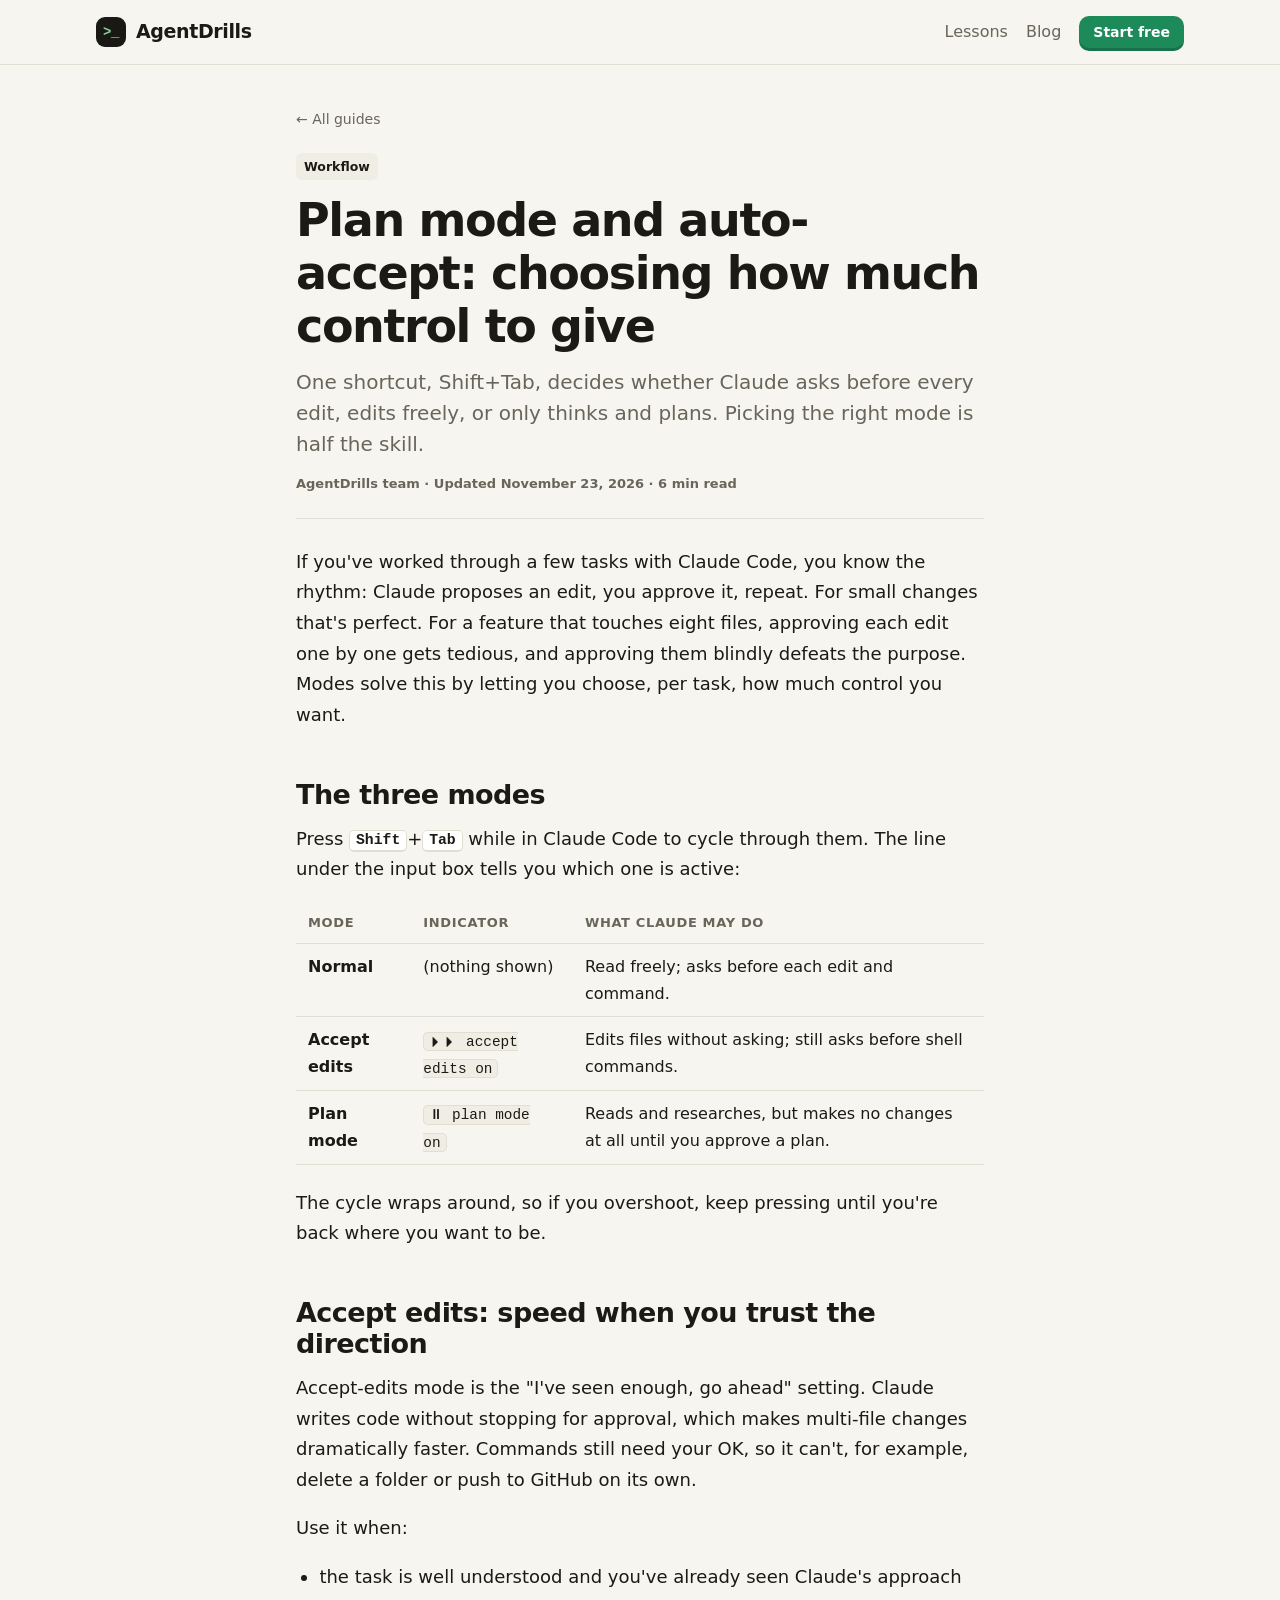
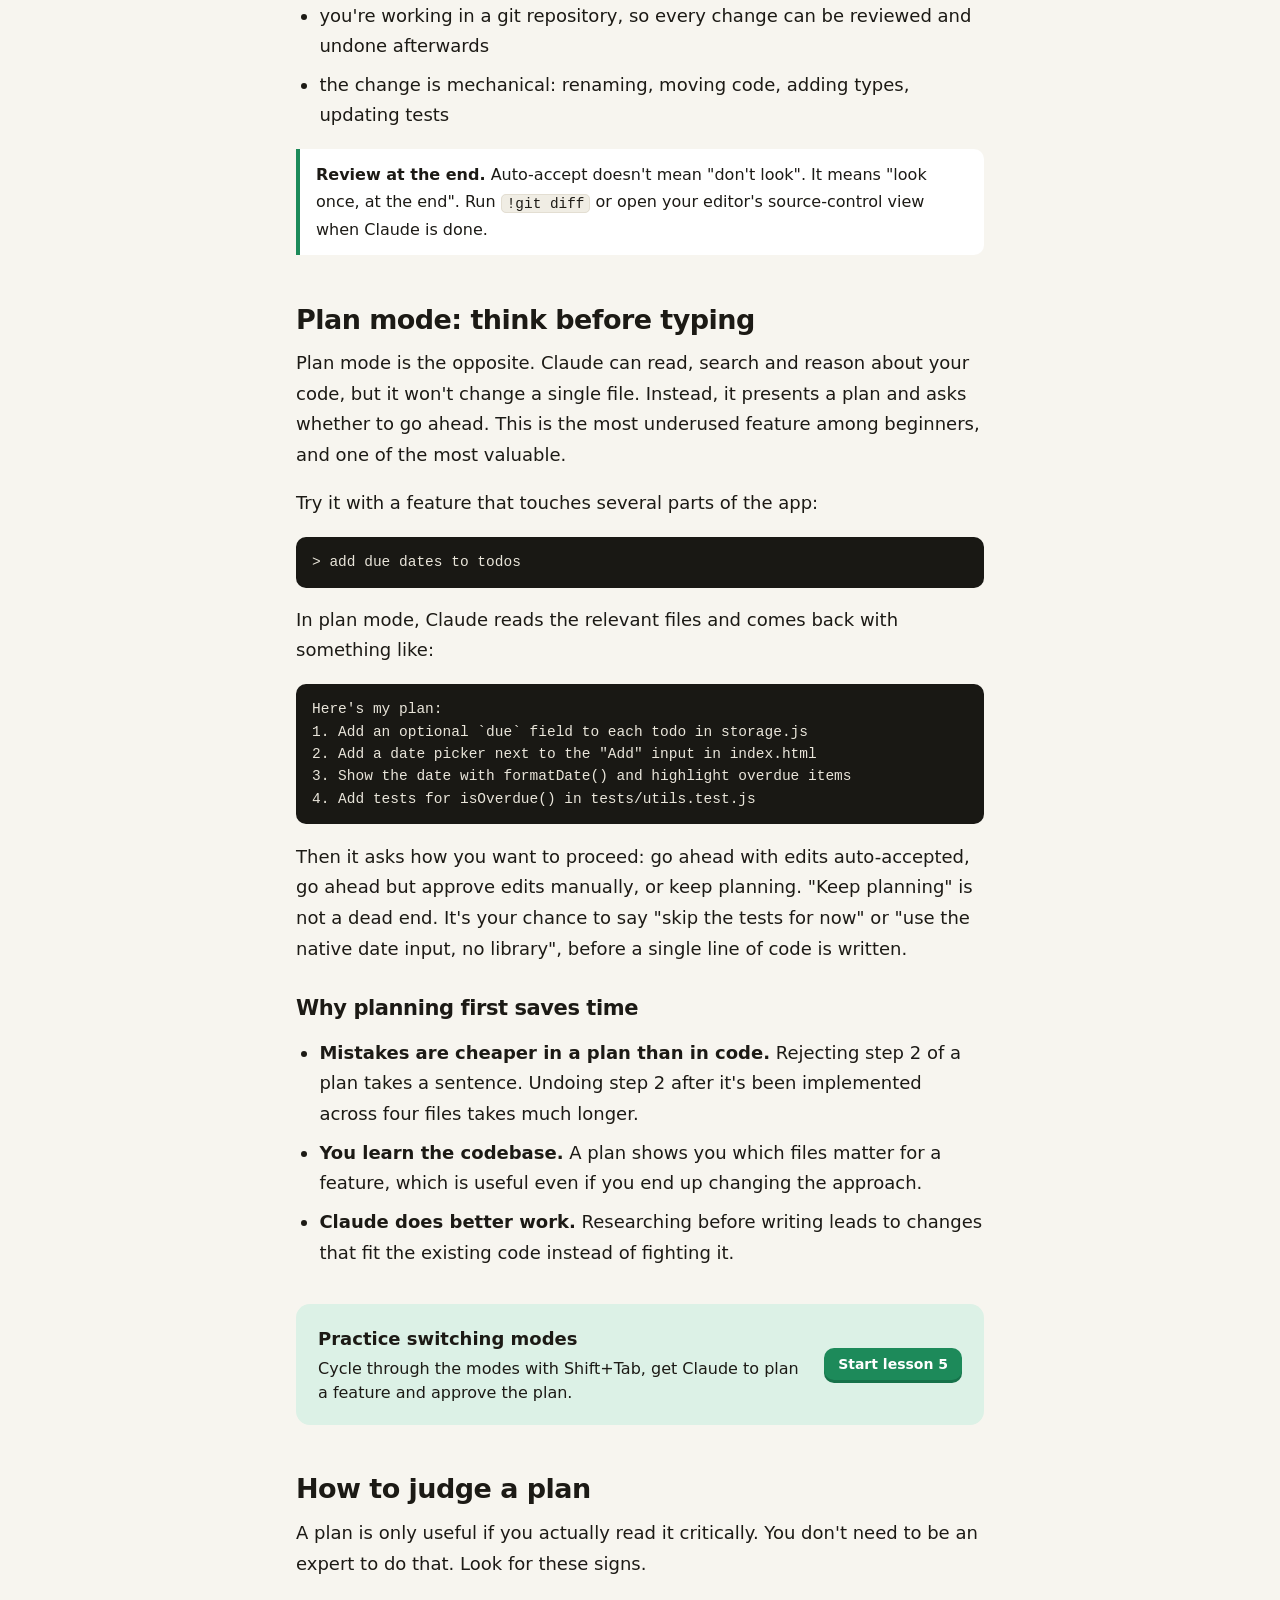
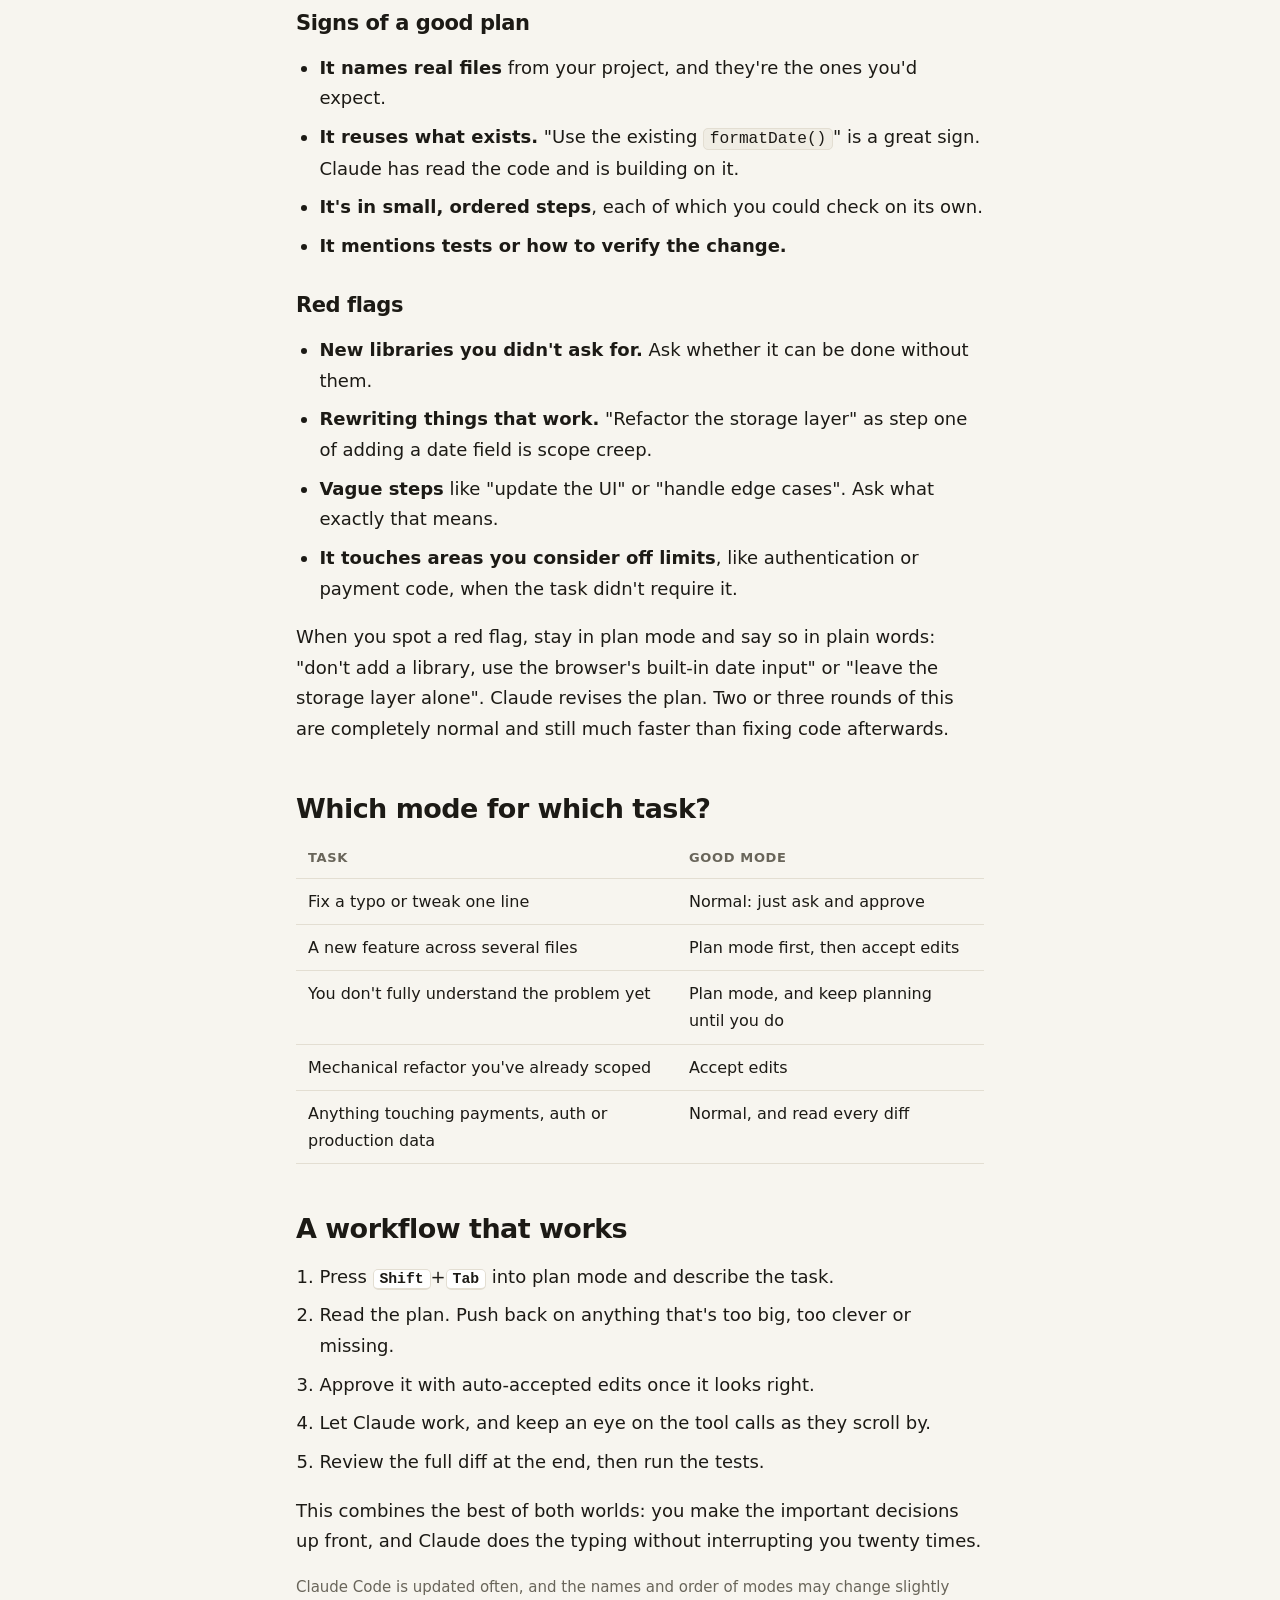
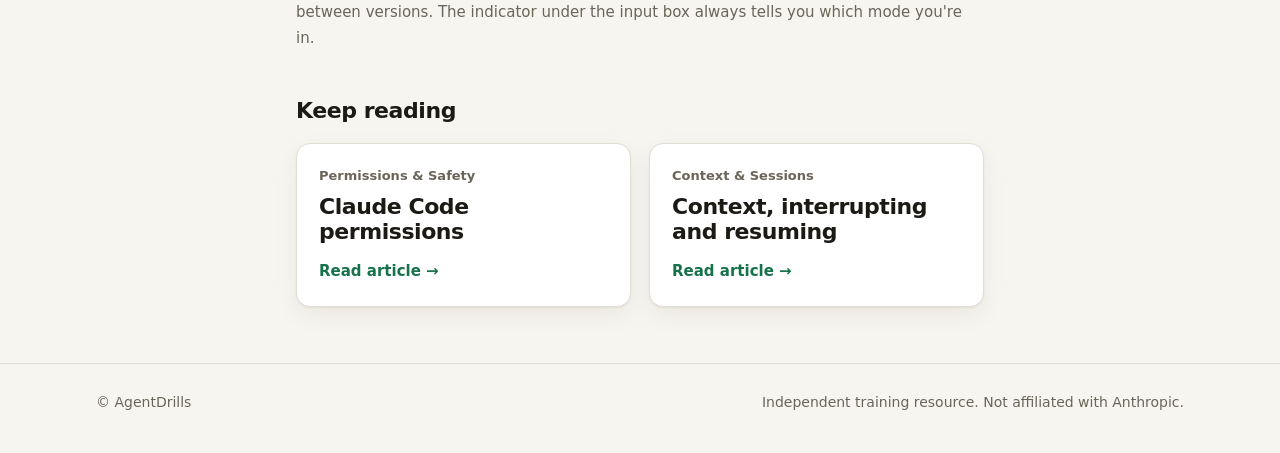
<file: blog/claude-code-plan-mode.html>
<!doctype html>
<html lang="en">
<head>
  <meta charset="utf-8">
  <link rel="icon" href="data:,">
  <meta name="viewport" content="width=device-width, initial-scale=1">
  <title>Claude Code Plan Mode and Auto-Accept Edits Explained · AgentDrills</title>
  <meta name="description" content="Use Shift+Tab to switch between normal mode, auto-accept edits and plan mode in Claude Code. Learn when to let Claude plan first and when to let it work freely.">
  <link rel="stylesheet" href="../css/styles.css">
</head>
<body>
  <nav class="nav">
    <div class="wrap">
      <a class="brand" href="../index.html"><span class="brand-mark">&gt;_</span>AgentDrills</a>
      <div class="nav-links">
        <a href="../index.html#curriculum">Lessons</a>
        <a href="index.html">Blog</a>
        <a class="btn small" href="../learn.html">Start free</a>
      </div>
    </div>
  </nav>

  <article class="article">
    <div class="crumbs"><a href="index.html">← All guides</a></div>
    <span class="tag cat">Workflow</span>
    <h1>Plan mode and auto-accept: choosing how much control to give</h1>
    <p class="dek">One shortcut, Shift+Tab, decides whether Claude asks before every edit, edits freely, or only thinks and plans. Picking the right mode is half the skill.</p>
    <p class="post-meta">AgentDrills team · Updated November 23, 2026 · 6 min read</p>

    <div class="article-body">
      <p>If you've worked through a few tasks with Claude Code, you know the rhythm: Claude proposes an edit, you approve it, repeat. For small changes that's perfect. For a feature that touches eight files, approving each edit one by one gets tedious, and approving them blindly defeats the purpose. Modes solve this by letting you choose, per task, how much control you want.</p>

      <h2>The three modes</h2>
      <p>Press <kbd>Shift</kbd>+<kbd>Tab</kbd> while in Claude Code to cycle through them. The line under the input box tells you which one is active:</p>
      <table>
        <tr><th>Mode</th><th>Indicator</th><th>What Claude may do</th></tr>
        <tr><td><b>Normal</b></td><td>(nothing shown)</td><td>Read freely; asks before each edit and command.</td></tr>
        <tr><td><b>Accept edits</b></td><td><code>⏵⏵ accept edits on</code></td><td>Edits files without asking; still asks before shell commands.</td></tr>
        <tr><td><b>Plan mode</b></td><td><code>⏸ plan mode on</code></td><td>Reads and researches, but makes no changes at all until you approve a plan.</td></tr>
      </table>
      <p>The cycle wraps around, so if you overshoot, keep pressing until you're back where you want to be.</p>

      <h2>Accept edits: speed when you trust the direction</h2>
      <p>Accept-edits mode is the "I've seen enough, go ahead" setting. Claude writes code without stopping for approval, which makes multi-file changes dramatically faster. Commands still need your OK, so it can't, for example, delete a folder or push to GitHub on its own.</p>
      <p>Use it when:</p>
      <ul>
        <li>the task is well understood and you've already seen Claude's approach</li>
        <li>you're working in a git repository, so every change can be reviewed and undone afterwards</li>
        <li>the change is mechanical: renaming, moving code, adding types, updating tests</li>
      </ul>
      <div class="note"><b>Review at the end.</b> Auto-accept doesn't mean "don't look". It means "look once, at the end". Run <code>!git diff</code> or open your editor's source-control view when Claude is done.</div>

      <h2>Plan mode: think before typing</h2>
      <p>Plan mode is the opposite. Claude can read, search and reason about your code, but it won't change a single file. Instead, it presents a plan and asks whether to go ahead. This is the most underused feature among beginners, and one of the most valuable.</p>
      <p>Try it with a feature that touches several parts of the app:</p>
      <pre><code>&gt; add due dates to todos</code></pre>
      <p>In plan mode, Claude reads the relevant files and comes back with something like:</p>
      <pre><code>Here's my plan:
1. Add an optional `due` field to each todo in storage.js
2. Add a date picker next to the "Add" input in index.html
3. Show the date with formatDate() and highlight overdue items
4. Add tests for isOverdue() in tests/utils.test.js</code></pre>
      <p>Then it asks how you want to proceed: go ahead with edits auto-accepted, go ahead but approve edits manually, or keep planning. "Keep planning" is not a dead end. It's your chance to say "skip the tests for now" or "use the native date input, no library", before a single line of code is written.</p>

      <h3>Why planning first saves time</h3>
      <ul>
        <li><b>Mistakes are cheaper in a plan than in code.</b> Rejecting step 2 of a plan takes a sentence. Undoing step 2 after it's been implemented across four files takes much longer.</li>
        <li><b>You learn the codebase.</b> A plan shows you which files matter for a feature, which is useful even if you end up changing the approach.</li>
        <li><b>Claude does better work.</b> Researching before writing leads to changes that fit the existing code instead of fighting it.</li>
      </ul>

      <div class="callout">
        <div><b>Practice switching modes</b><p>Cycle through the modes with Shift+Tab, get Claude to plan a feature and approve the plan.</p></div>
        <a class="btn small" href="../lesson.html?id=modes">Start lesson 5</a>
      </div>

      <h2>How to judge a plan</h2>
      <p>A plan is only useful if you actually read it critically. You don't need to be an expert to do that. Look for these signs.</p>
      <h3>Signs of a good plan</h3>
      <ul>
        <li><b>It names real files</b> from your project, and they're the ones you'd expect.</li>
        <li><b>It reuses what exists.</b> "Use the existing <code>formatDate()</code>" is a great sign. Claude has read the code and is building on it.</li>
        <li><b>It's in small, ordered steps</b>, each of which you could check on its own.</li>
        <li><b>It mentions tests or how to verify the change.</b></li>
      </ul>
      <h3>Red flags</h3>
      <ul>
        <li><b>New libraries you didn't ask for.</b> Ask whether it can be done without them.</li>
        <li><b>Rewriting things that work.</b> "Refactor the storage layer" as step one of adding a date field is scope creep.</li>
        <li><b>Vague steps</b> like "update the UI" or "handle edge cases". Ask what exactly that means.</li>
        <li><b>It touches areas you consider off limits</b>, like authentication or payment code, when the task didn't require it.</li>
      </ul>
      <p>When you spot a red flag, stay in plan mode and say so in plain words: "don't add a library, use the browser's built-in date input" or "leave the storage layer alone". Claude revises the plan. Two or three rounds of this are completely normal and still much faster than fixing code afterwards.</p>

      <h2>Which mode for which task?</h2>
      <table>
        <tr><th>Task</th><th>Good mode</th></tr>
        <tr><td>Fix a typo or tweak one line</td><td>Normal: just ask and approve</td></tr>
        <tr><td>A new feature across several files</td><td>Plan mode first, then accept edits</td></tr>
        <tr><td>You don't fully understand the problem yet</td><td>Plan mode, and keep planning until you do</td></tr>
        <tr><td>Mechanical refactor you've already scoped</td><td>Accept edits</td></tr>
        <tr><td>Anything touching payments, auth or production data</td><td>Normal, and read every diff</td></tr>
      </table>

      <h2>A workflow that works</h2>
      <ol>
        <li>Press <kbd>Shift</kbd>+<kbd>Tab</kbd> into plan mode and describe the task.</li>
        <li>Read the plan. Push back on anything that's too big, too clever or missing.</li>
        <li>Approve it with auto-accepted edits once it looks right.</li>
        <li>Let Claude work, and keep an eye on the tool calls as they scroll by.</li>
        <li>Review the full diff at the end, then run the tests.</li>
      </ol>
      <p>This combines the best of both worlds: you make the important decisions up front, and Claude does the typing without interrupting you twenty times.</p>
      <p class="muted" style="font-size:15px">Claude Code is updated often, and the names and order of modes may change slightly between versions. The indicator under the input box always tells you which mode you're in.</p>
    </div>
  </article>

  <section class="related">
    <h2>Keep reading</h2>
    <div class="post-list">
      <a class="post-card" href="claude-code-permissions.html"><span class="post-meta">Permissions &amp; Safety</span><h2>Claude Code permissions</h2><span class="more">Read article →</span></a>
      <a class="post-card" href="claude-code-context-and-sessions.html"><span class="post-meta">Context &amp; Sessions</span><h2>Context, interrupting and resuming</h2><span class="more">Read article →</span></a>
    </div>
  </section>

  <footer class="footer">
    <div class="wrap">
      <span>© AgentDrills</span>
      <span>Independent training resource. Not affiliated with Anthropic.</span>
    </div>
  </footer>
</body>
</html>
</file>
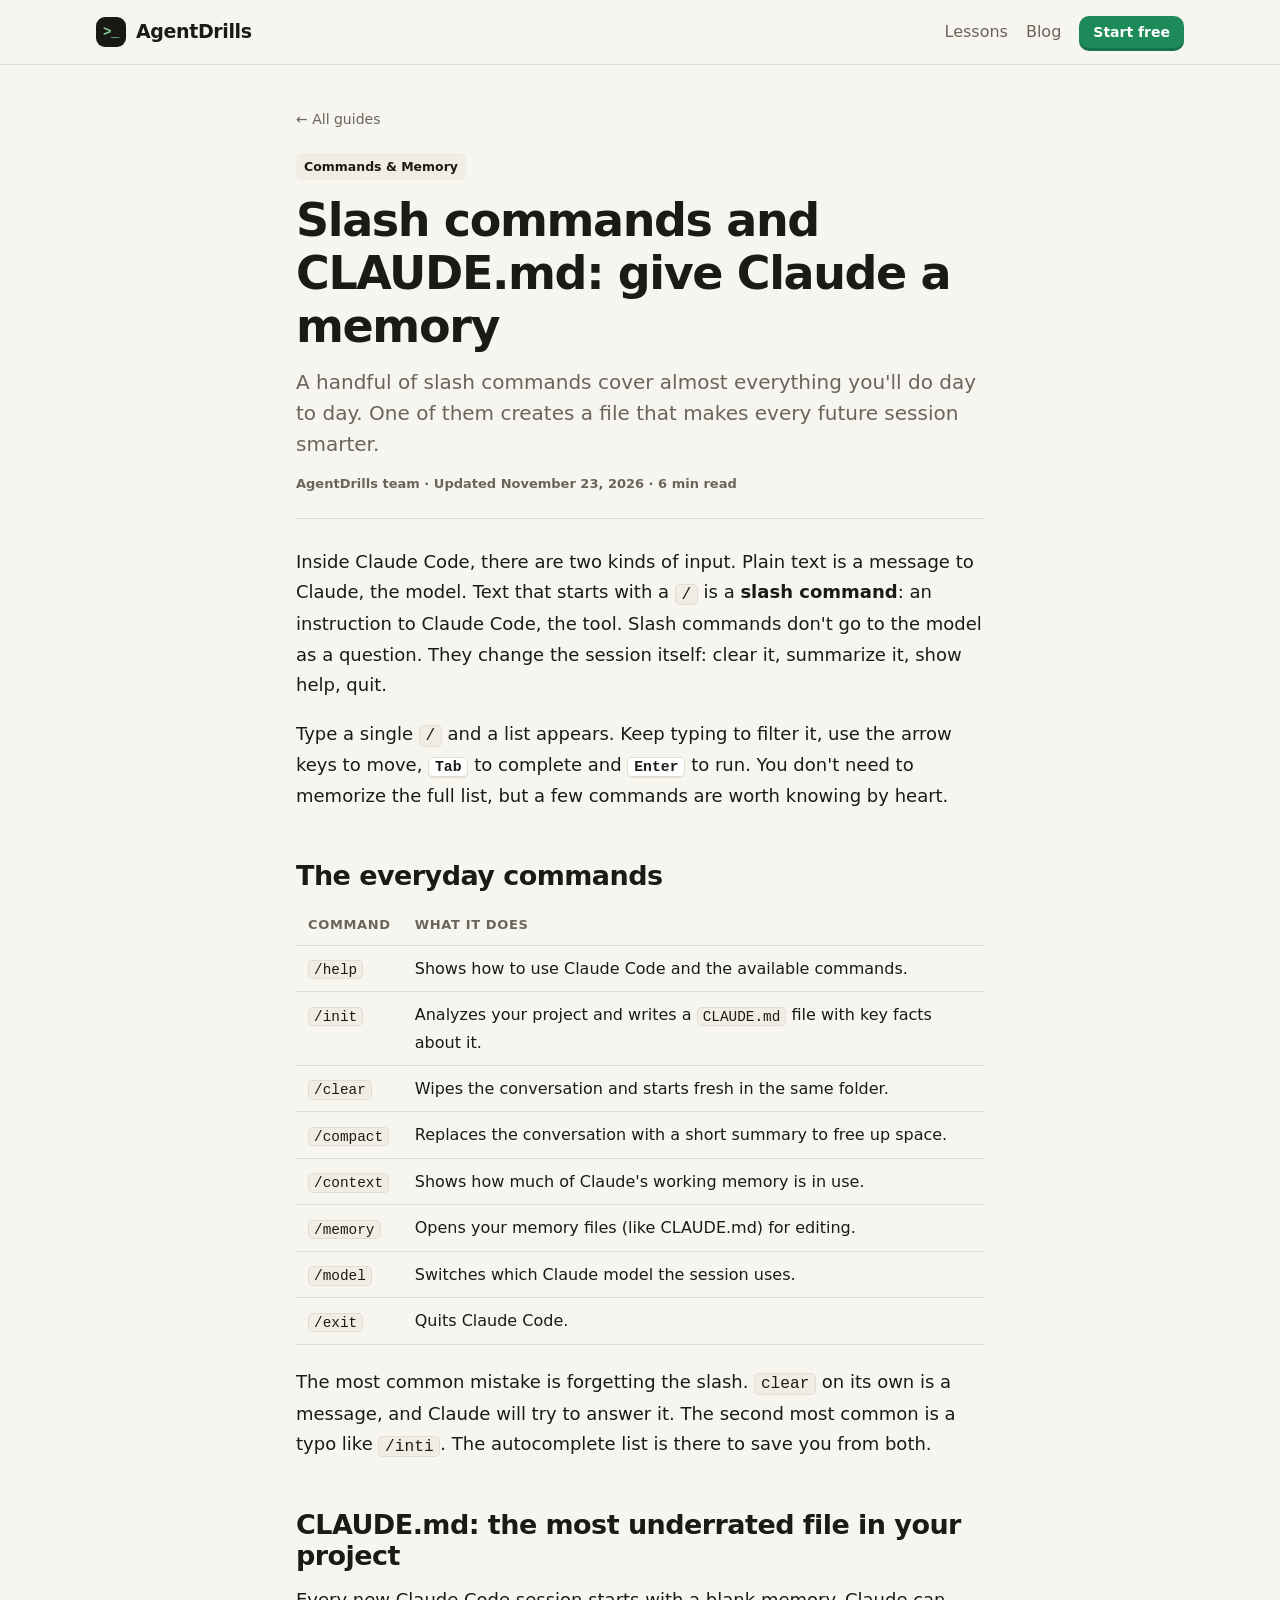
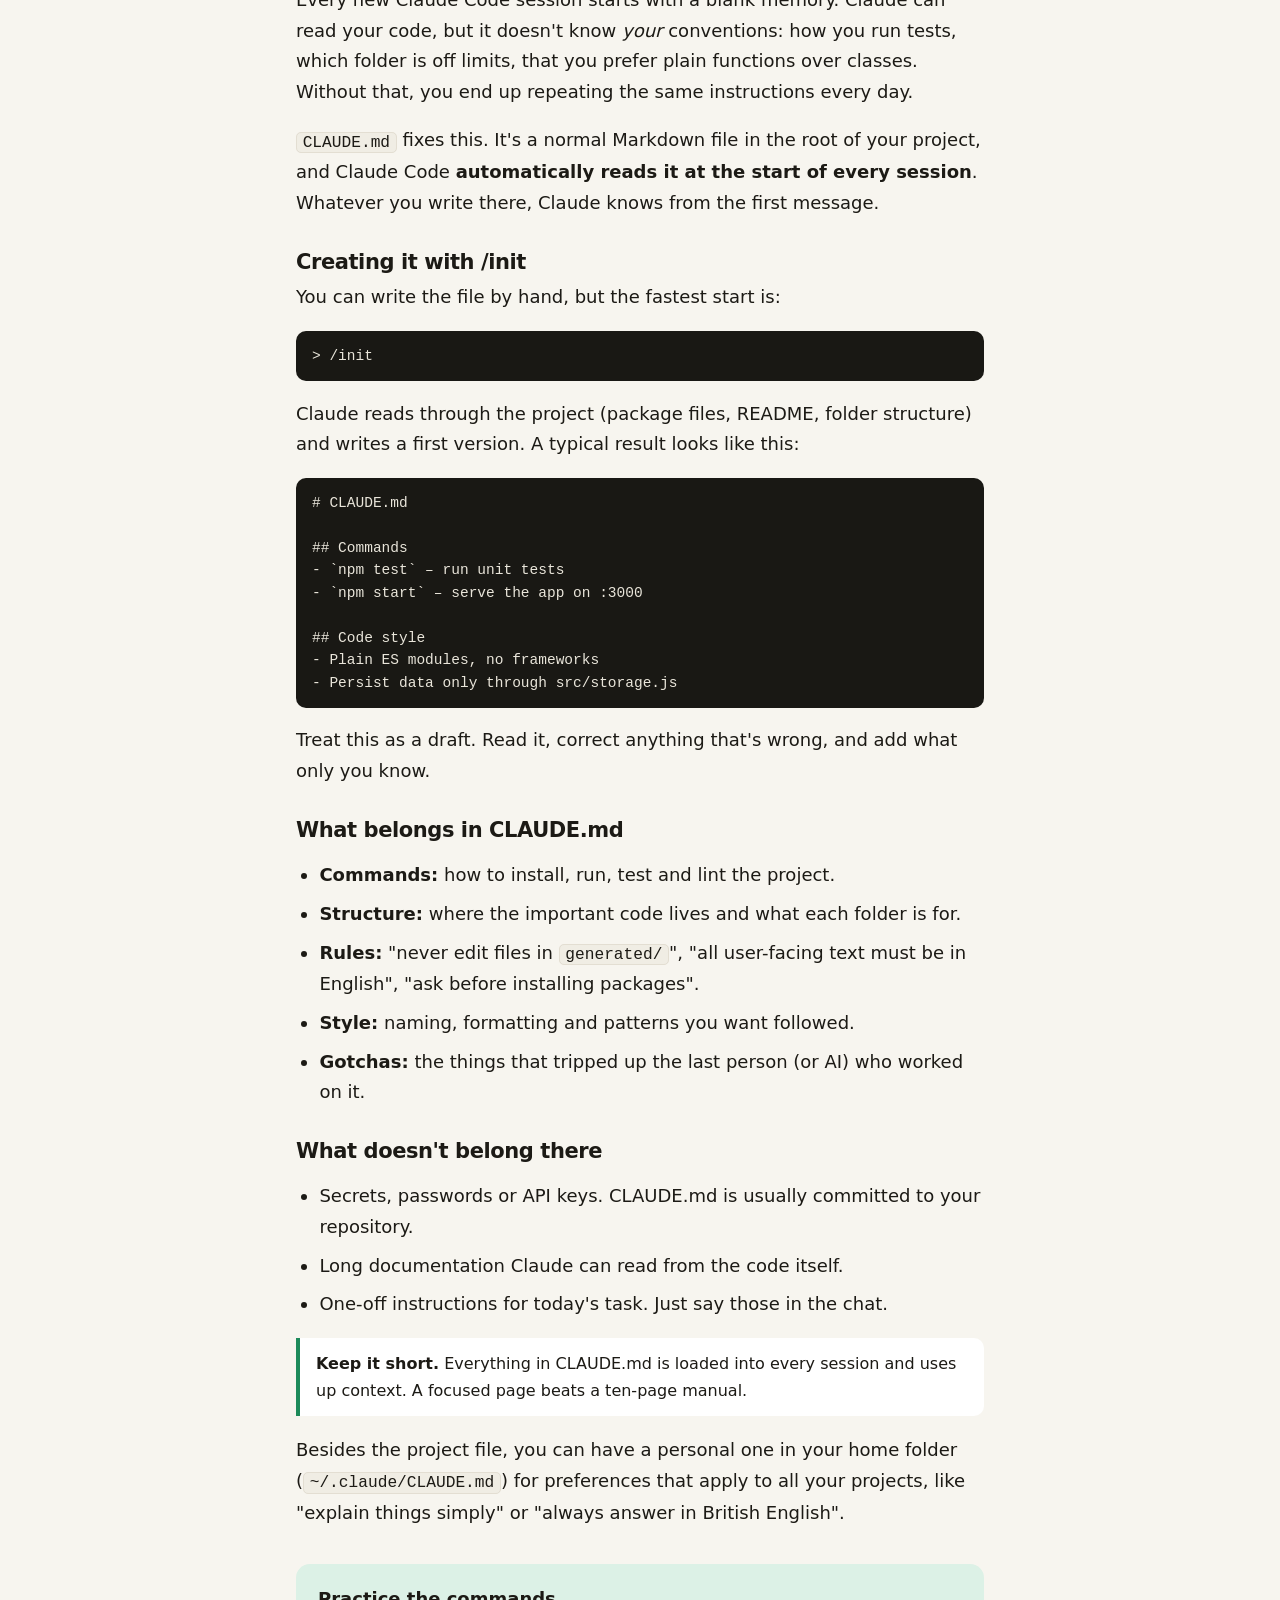
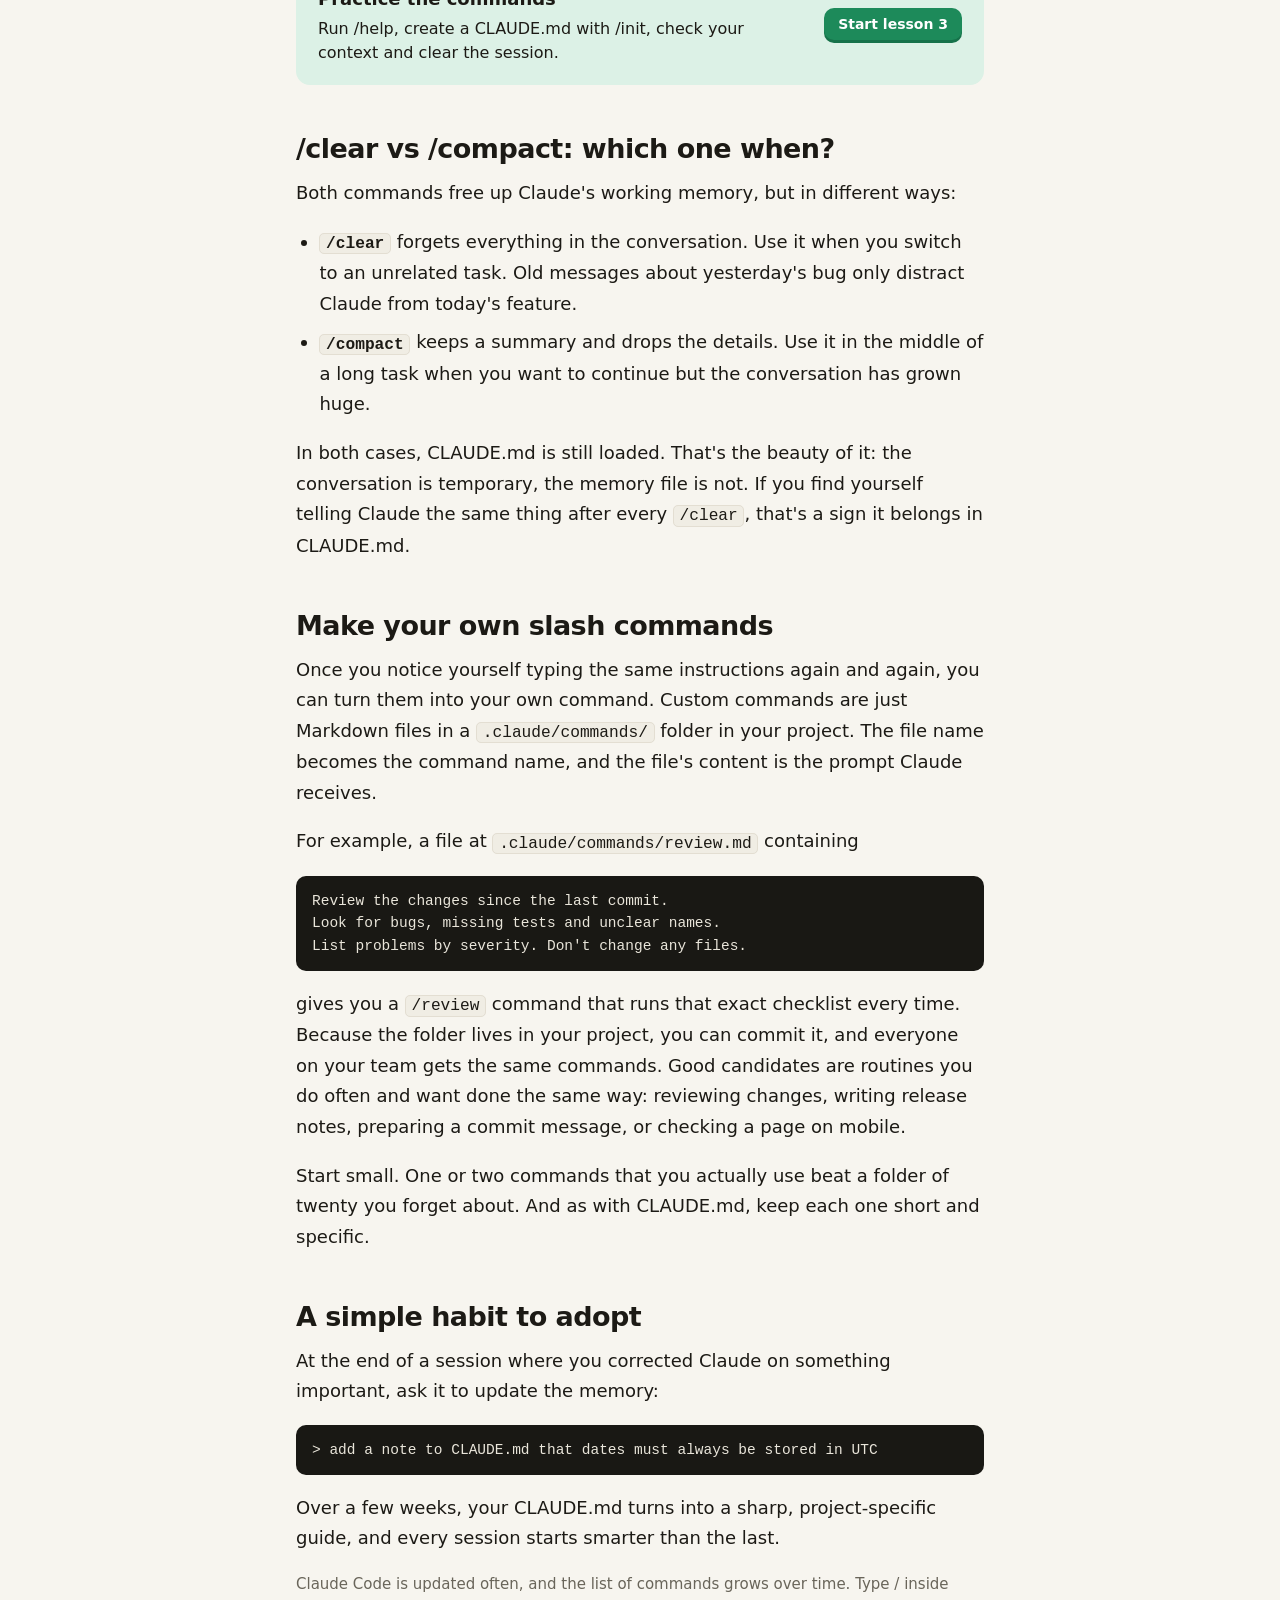
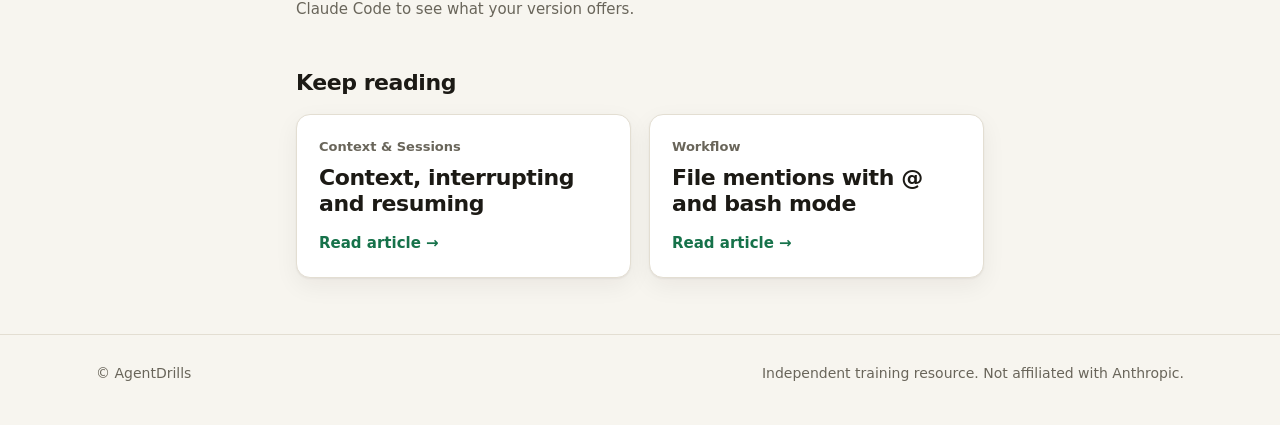
<file: blog/claude-code-slash-commands-and-claude-md.html>
<!doctype html>
<html lang="en">
<head>
  <meta charset="utf-8">
  <link rel="icon" href="data:,">
  <meta name="viewport" content="width=device-width, initial-scale=1">
  <title>Claude Code Slash Commands and CLAUDE.md Explained · AgentDrills</title>
  <meta name="description" content="The Claude Code slash commands you'll use every day (/help, /init, /clear, /compact, /context) and how a CLAUDE.md file gives Claude a lasting memory of your project.">
  <link rel="stylesheet" href="../css/styles.css">
</head>
<body>
  <nav class="nav">
    <div class="wrap">
      <a class="brand" href="../index.html"><span class="brand-mark">&gt;_</span>AgentDrills</a>
      <div class="nav-links">
        <a href="../index.html#curriculum">Lessons</a>
        <a href="index.html">Blog</a>
        <a class="btn small" href="../learn.html">Start free</a>
      </div>
    </div>
  </nav>

  <article class="article">
    <div class="crumbs"><a href="index.html">← All guides</a></div>
    <span class="tag cat">Commands &amp; Memory</span>
    <h1>Slash commands and CLAUDE.md: give Claude a memory</h1>
    <p class="dek">A handful of slash commands cover almost everything you'll do day to day. One of them creates a file that makes every future session smarter.</p>
    <p class="post-meta">AgentDrills team · Updated November 23, 2026 · 6 min read</p>

    <div class="article-body">
      <p>Inside Claude Code, there are two kinds of input. Plain text is a message to Claude, the model. Text that starts with a <code>/</code> is a <b>slash command</b>: an instruction to Claude Code, the tool. Slash commands don't go to the model as a question. They change the session itself: clear it, summarize it, show help, quit.</p>
      <p>Type a single <code>/</code> and a list appears. Keep typing to filter it, use the arrow keys to move, <kbd>Tab</kbd> to complete and <kbd>Enter</kbd> to run. You don't need to memorize the full list, but a few commands are worth knowing by heart.</p>

      <h2>The everyday commands</h2>
      <table>
        <tr><th>Command</th><th>What it does</th></tr>
        <tr><td><code>/help</code></td><td>Shows how to use Claude Code and the available commands.</td></tr>
        <tr><td><code>/init</code></td><td>Analyzes your project and writes a <code>CLAUDE.md</code> file with key facts about it.</td></tr>
        <tr><td><code>/clear</code></td><td>Wipes the conversation and starts fresh in the same folder.</td></tr>
        <tr><td><code>/compact</code></td><td>Replaces the conversation with a short summary to free up space.</td></tr>
        <tr><td><code>/context</code></td><td>Shows how much of Claude's working memory is in use.</td></tr>
        <tr><td><code>/memory</code></td><td>Opens your memory files (like CLAUDE.md) for editing.</td></tr>
        <tr><td><code>/model</code></td><td>Switches which Claude model the session uses.</td></tr>
        <tr><td><code>/exit</code></td><td>Quits Claude Code.</td></tr>
      </table>
      <p>The most common mistake is forgetting the slash. <code>clear</code> on its own is a message, and Claude will try to answer it. The second most common is a typo like <code>/inti</code>. The autocomplete list is there to save you from both.</p>

      <h2>CLAUDE.md: the most underrated file in your project</h2>
      <p>Every new Claude Code session starts with a blank memory. Claude can read your code, but it doesn't know <i>your</i> conventions: how you run tests, which folder is off limits, that you prefer plain functions over classes. Without that, you end up repeating the same instructions every day.</p>
      <p><code>CLAUDE.md</code> fixes this. It's a normal Markdown file in the root of your project, and Claude Code <b>automatically reads it at the start of every session</b>. Whatever you write there, Claude knows from the first message.</p>

      <h3>Creating it with /init</h3>
      <p>You can write the file by hand, but the fastest start is:</p>
      <pre><code>&gt; /init</code></pre>
      <p>Claude reads through the project (package files, README, folder structure) and writes a first version. A typical result looks like this:</p>
      <pre><code># CLAUDE.md

## Commands
- `npm test` – run unit tests
- `npm start` – serve the app on :3000

## Code style
- Plain ES modules, no frameworks
- Persist data only through src/storage.js</code></pre>
      <p>Treat this as a draft. Read it, correct anything that's wrong, and add what only you know.</p>

      <h3>What belongs in CLAUDE.md</h3>
      <ul>
        <li><b>Commands:</b> how to install, run, test and lint the project.</li>
        <li><b>Structure:</b> where the important code lives and what each folder is for.</li>
        <li><b>Rules:</b> "never edit files in <code>generated/</code>", "all user-facing text must be in English", "ask before installing packages".</li>
        <li><b>Style:</b> naming, formatting and patterns you want followed.</li>
        <li><b>Gotchas:</b> the things that tripped up the last person (or AI) who worked on it.</li>
      </ul>
      <h3>What doesn't belong there</h3>
      <ul>
        <li>Secrets, passwords or API keys. CLAUDE.md is usually committed to your repository.</li>
        <li>Long documentation Claude can read from the code itself.</li>
        <li>One-off instructions for today's task. Just say those in the chat.</li>
      </ul>
      <div class="note"><b>Keep it short.</b> Everything in CLAUDE.md is loaded into every session and uses up context. A focused page beats a ten-page manual.</div>
      <p>Besides the project file, you can have a personal one in your home folder (<code>~/.claude/CLAUDE.md</code>) for preferences that apply to all your projects, like "explain things simply" or "always answer in British English".</p>

      <div class="callout">
        <div><b>Practice the commands</b><p>Run /help, create a CLAUDE.md with /init, check your context and clear the session.</p></div>
        <a class="btn small" href="../lesson.html?id=slash-commands">Start lesson 3</a>
      </div>

      <h2>/clear vs /compact: which one when?</h2>
      <p>Both commands free up Claude's working memory, but in different ways:</p>
      <ul>
        <li><b><code>/clear</code></b> forgets everything in the conversation. Use it when you switch to an unrelated task. Old messages about yesterday's bug only distract Claude from today's feature.</li>
        <li><b><code>/compact</code></b> keeps a summary and drops the details. Use it in the middle of a long task when you want to continue but the conversation has grown huge.</li>
      </ul>
      <p>In both cases, CLAUDE.md is still loaded. That's the beauty of it: the conversation is temporary, the memory file is not. If you find yourself telling Claude the same thing after every <code>/clear</code>, that's a sign it belongs in CLAUDE.md.</p>

      <h2>Make your own slash commands</h2>
      <p>Once you notice yourself typing the same instructions again and again, you can turn them into your own command. Custom commands are just Markdown files in a <code>.claude/commands/</code> folder in your project. The file name becomes the command name, and the file's content is the prompt Claude receives.</p>
      <p>For example, a file at <code>.claude/commands/review.md</code> containing</p>
      <pre><code>Review the changes since the last commit.
Look for bugs, missing tests and unclear names.
List problems by severity. Don't change any files.</code></pre>
      <p>gives you a <code>/review</code> command that runs that exact checklist every time. Because the folder lives in your project, you can commit it, and everyone on your team gets the same commands. Good candidates are routines you do often and want done the same way: reviewing changes, writing release notes, preparing a commit message, or checking a page on mobile.</p>
      <p>Start small. One or two commands that you actually use beat a folder of twenty you forget about. And as with CLAUDE.md, keep each one short and specific.</p>

      <h2>A simple habit to adopt</h2>
      <p>At the end of a session where you corrected Claude on something important, ask it to update the memory:</p>
      <pre><code>&gt; add a note to CLAUDE.md that dates must always be stored in UTC</code></pre>
      <p>Over a few weeks, your CLAUDE.md turns into a sharp, project-specific guide, and every session starts smarter than the last.</p>
      <p class="muted" style="font-size:15px">Claude Code is updated often, and the list of commands grows over time. Type / inside Claude Code to see what your version offers.</p>
    </div>
  </article>

  <section class="related">
    <h2>Keep reading</h2>
    <div class="post-list">
      <a class="post-card" href="claude-code-context-and-sessions.html"><span class="post-meta">Context &amp; Sessions</span><h2>Context, interrupting and resuming</h2><span class="more">Read article →</span></a>
      <a class="post-card" href="claude-code-file-mentions-and-bash-mode.html"><span class="post-meta">Workflow</span><h2>File mentions with @ and bash mode</h2><span class="more">Read article →</span></a>
    </div>
  </section>

  <footer class="footer">
    <div class="wrap">
      <span>© AgentDrills</span>
      <span>Independent training resource. Not affiliated with Anthropic.</span>
    </div>
  </footer>
</body>
</html>
</file>
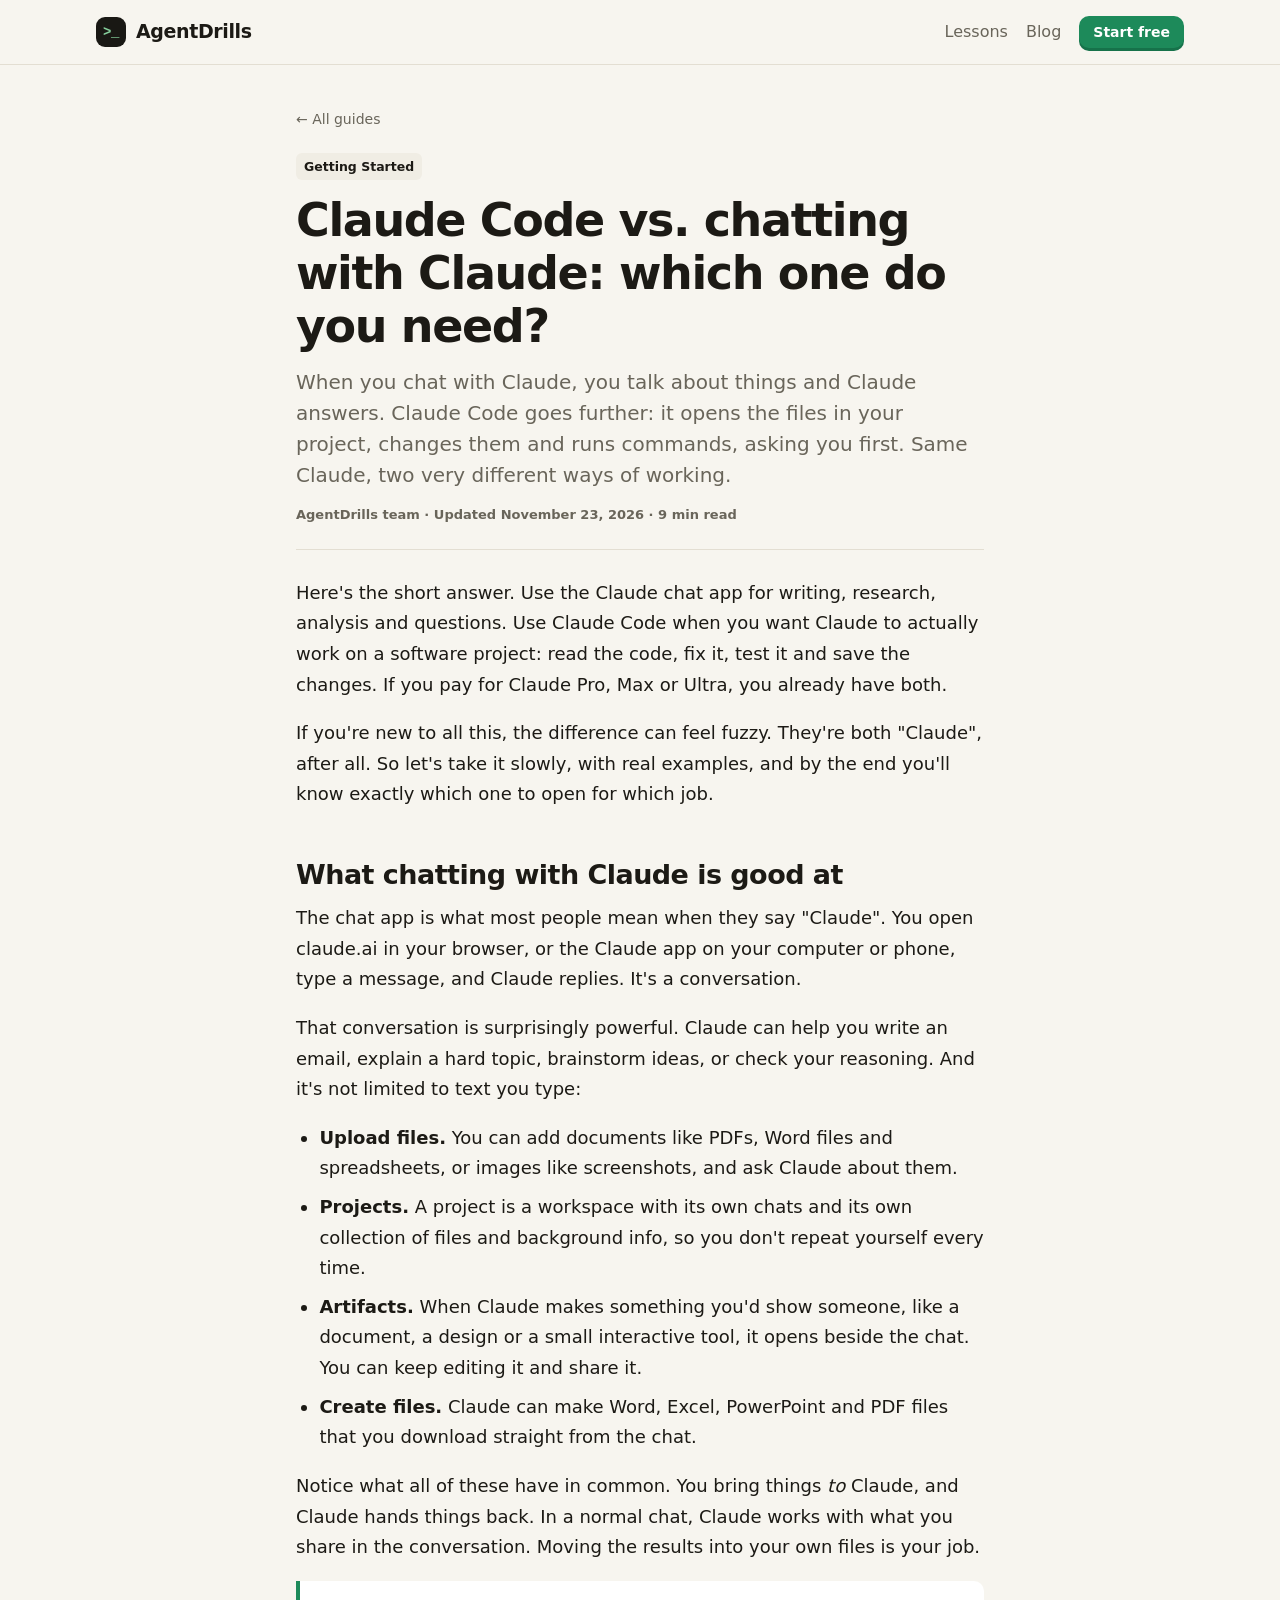
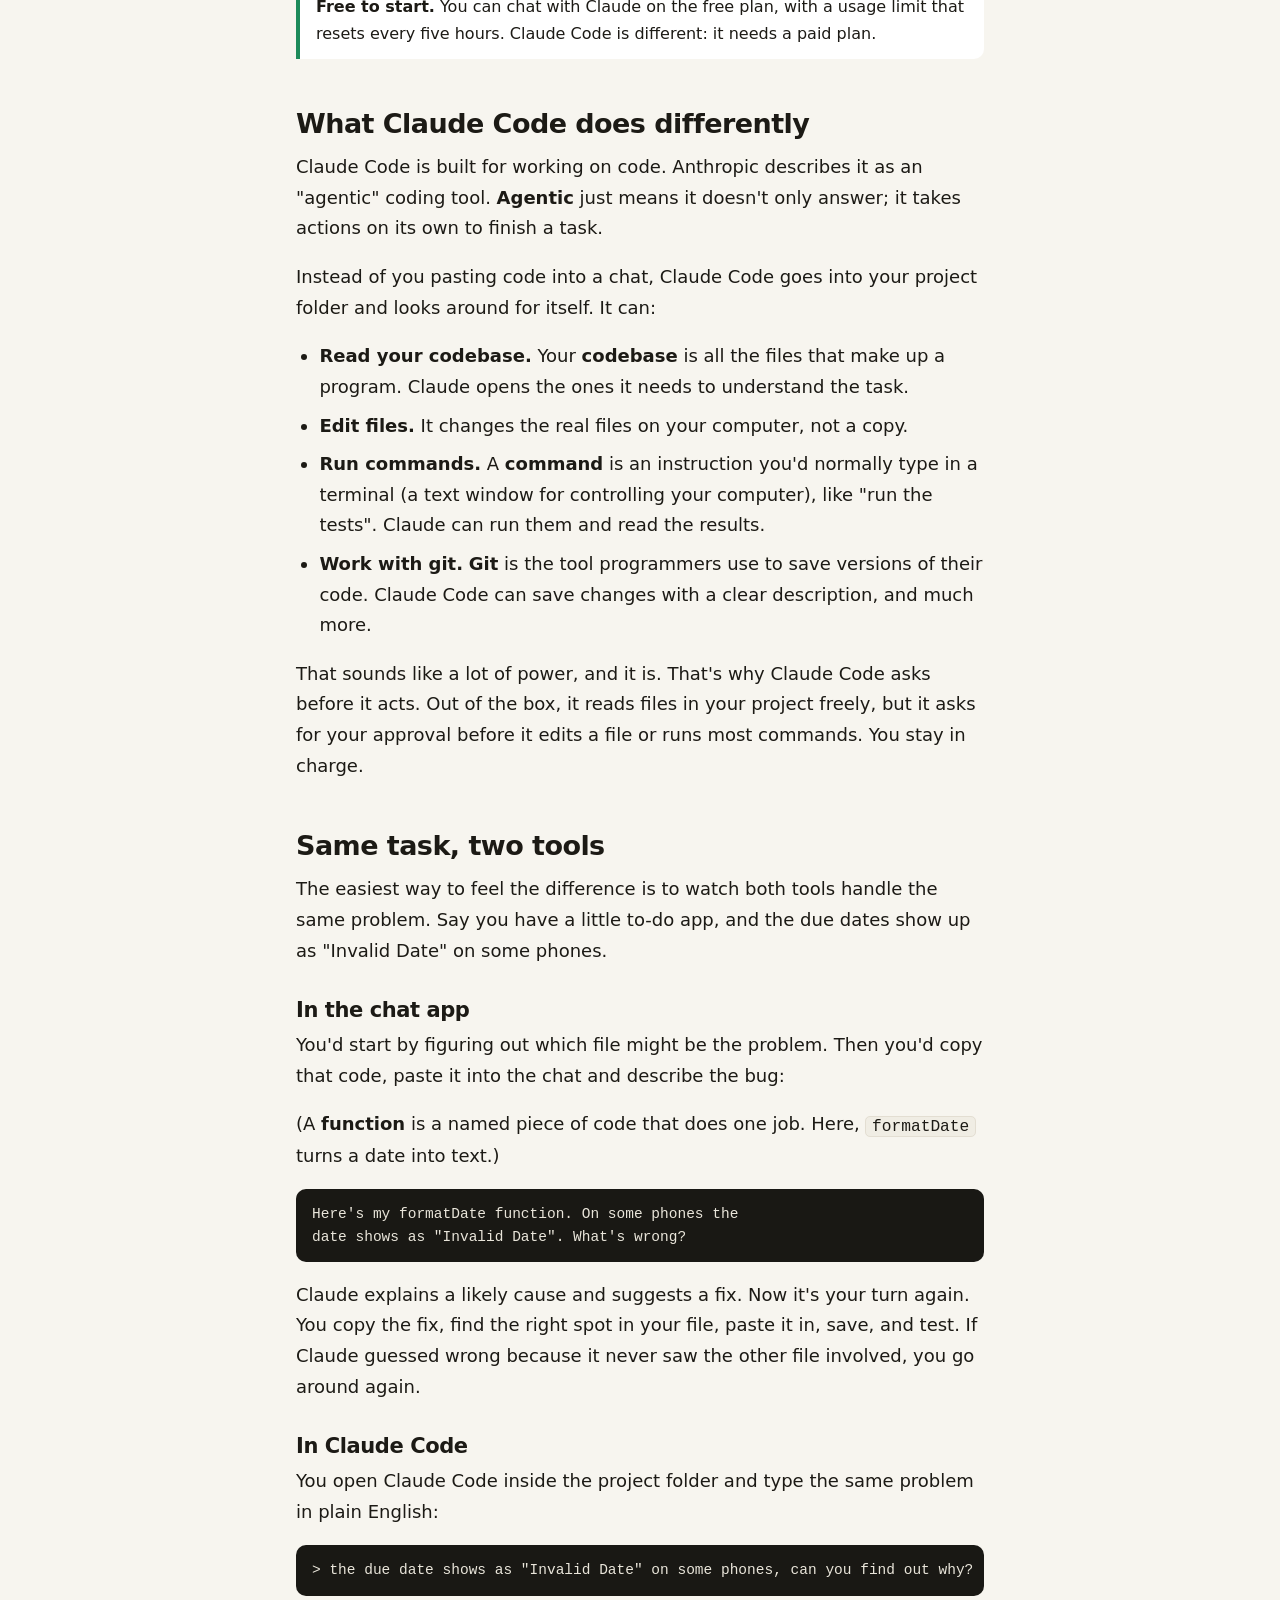
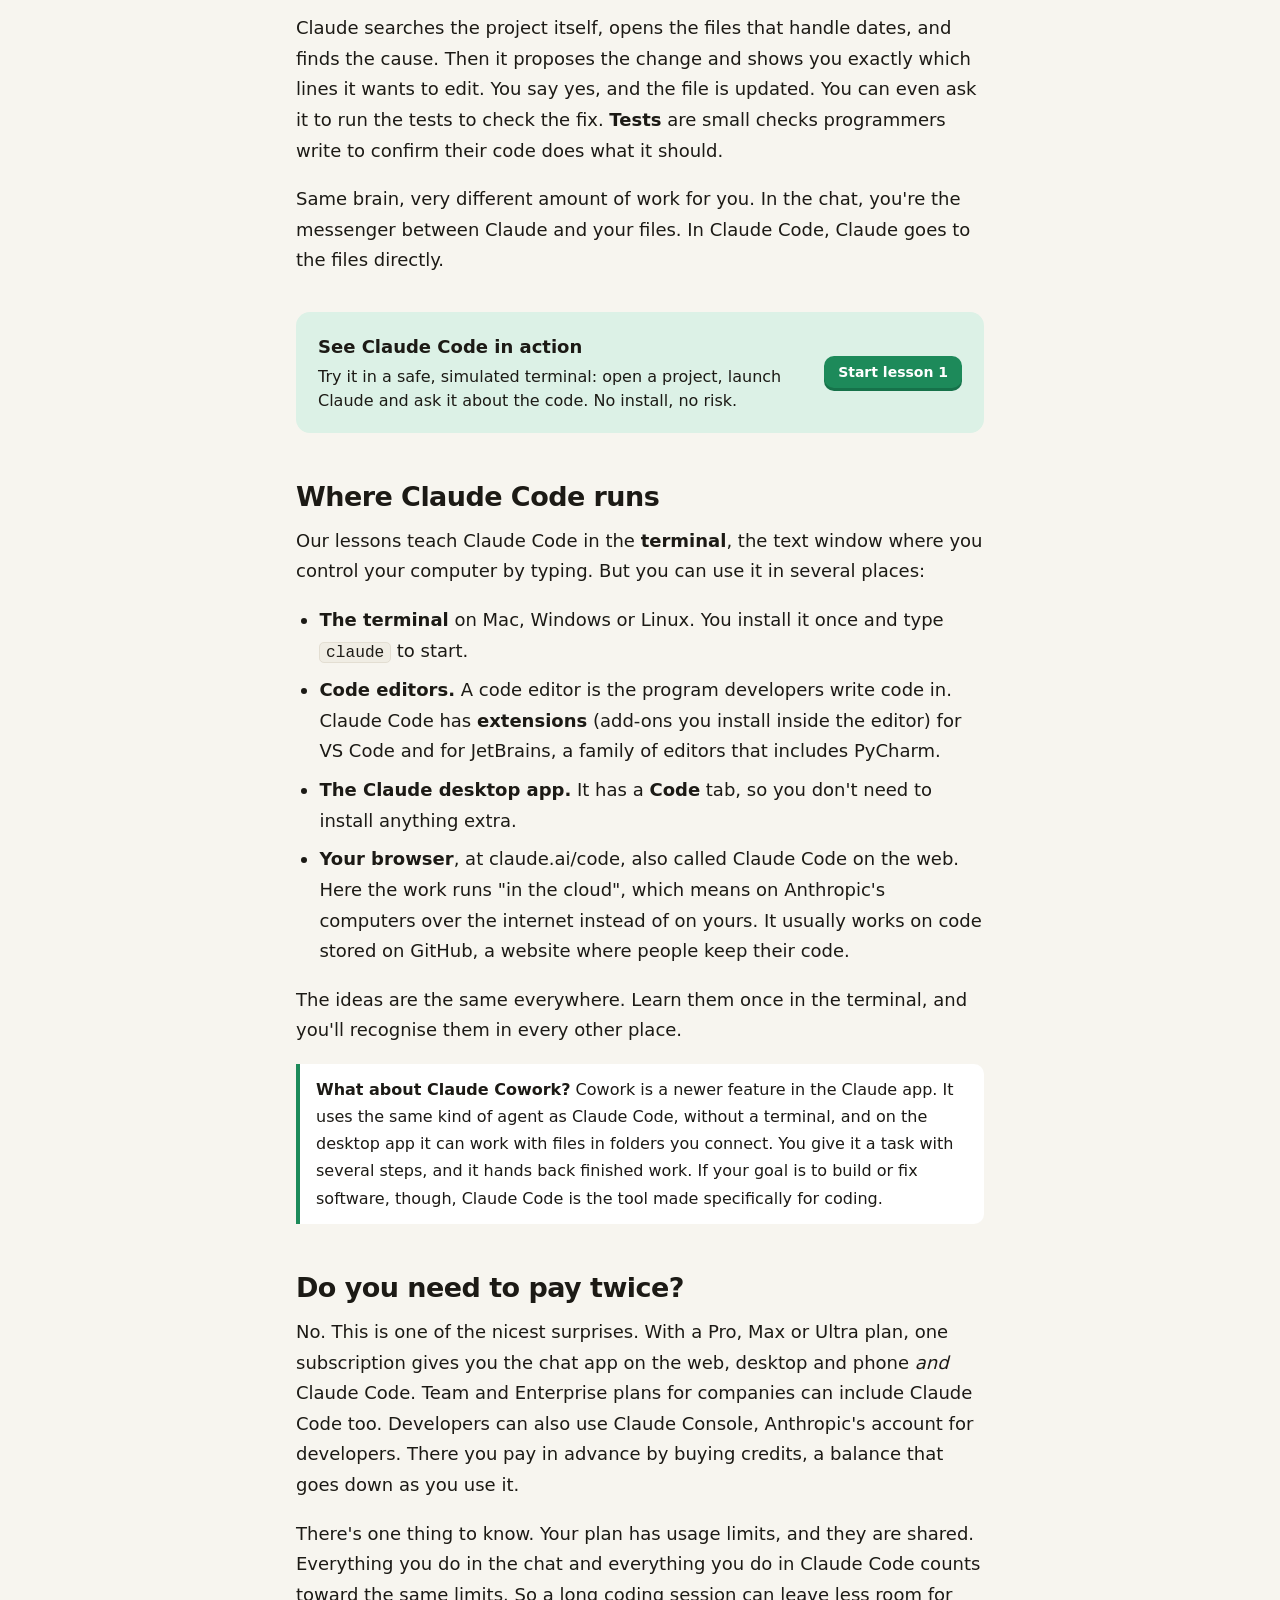
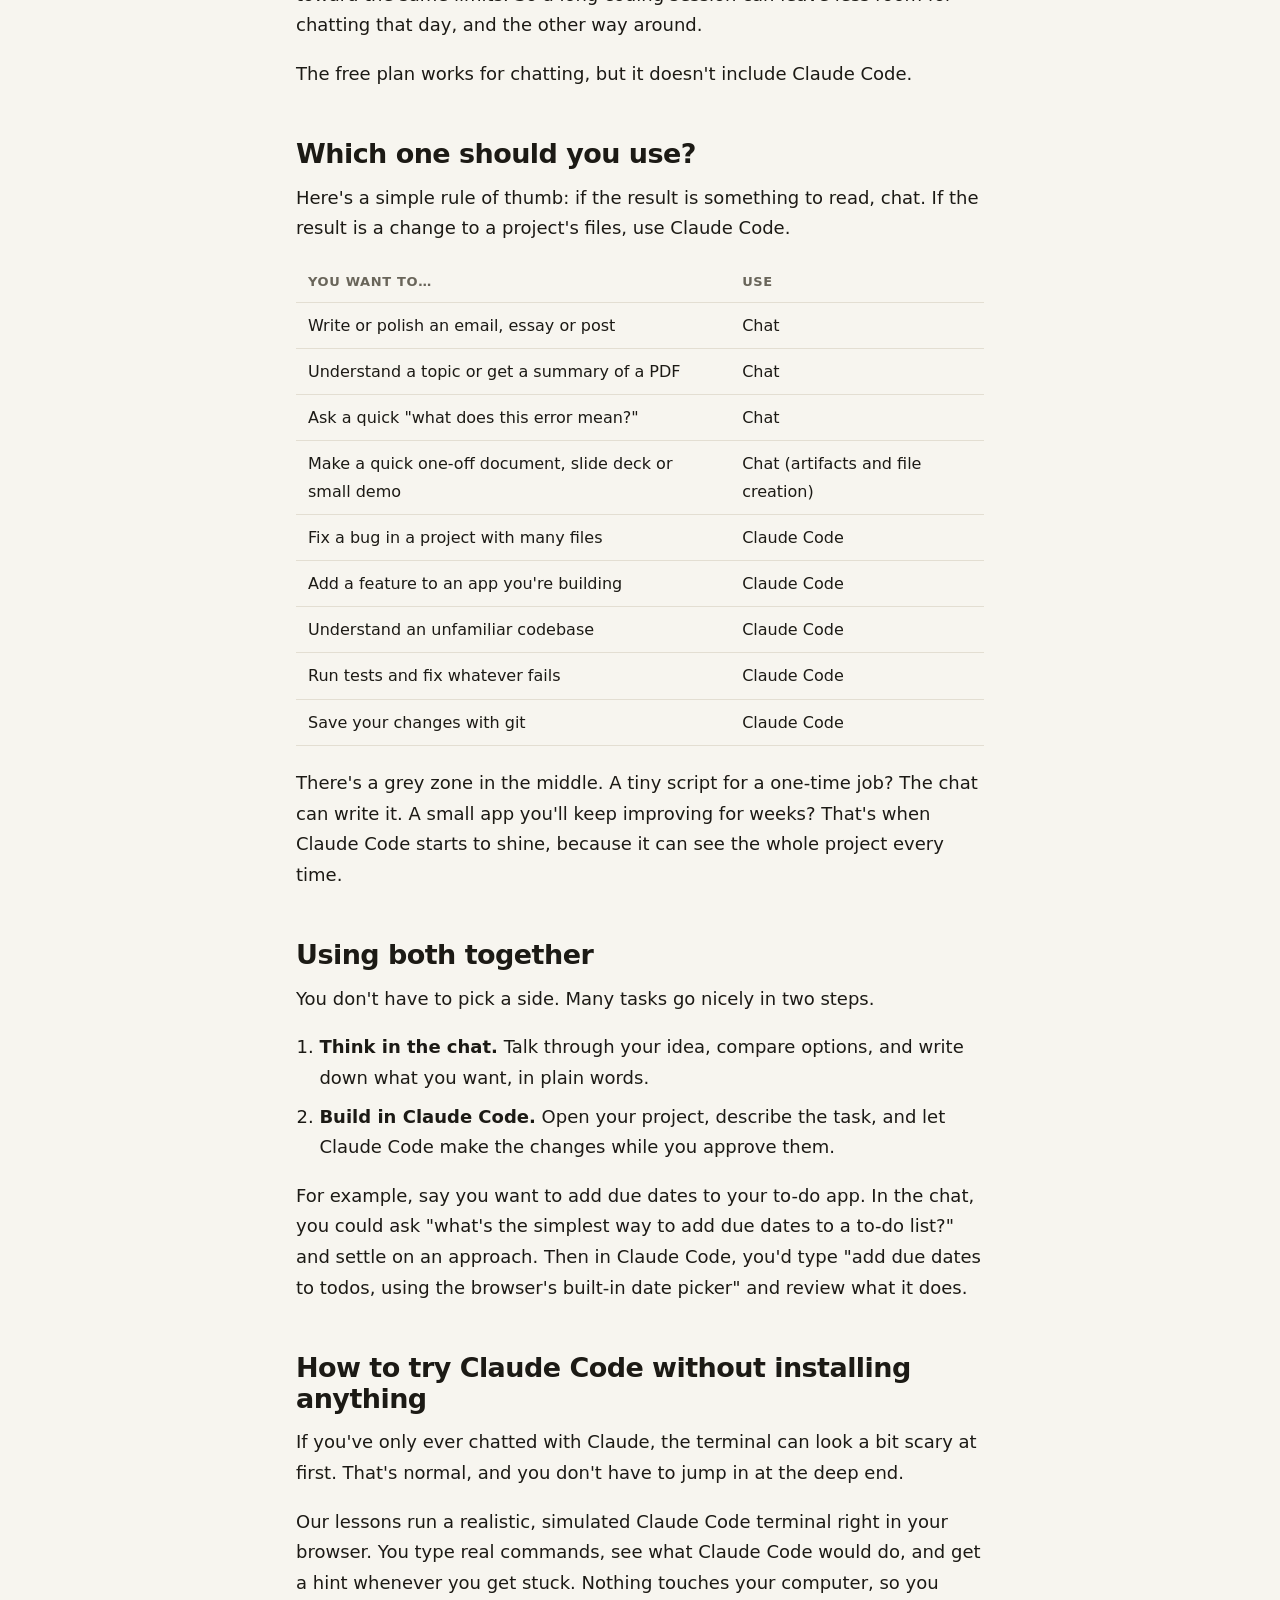
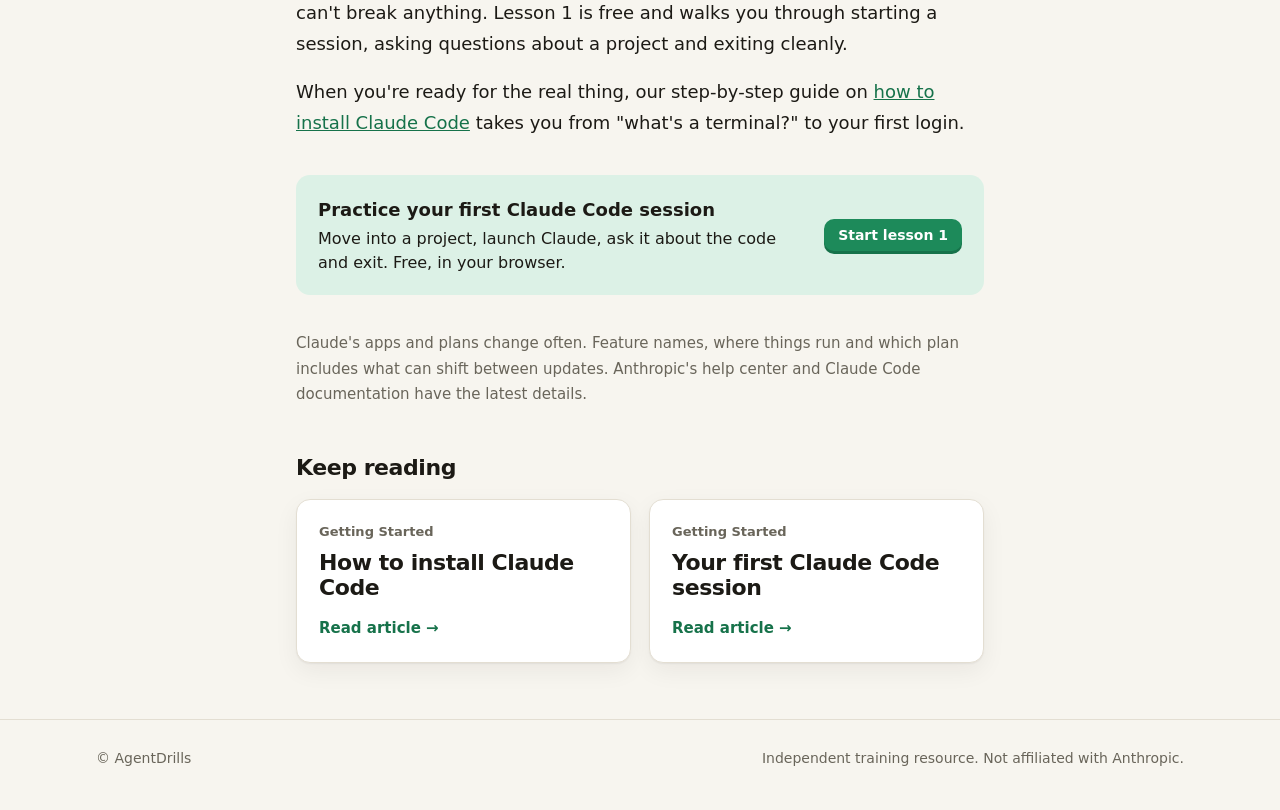
<file: blog/claude-code-vs-claude-chat.html>
<!doctype html>
<html lang="en">
<head>
  <!-- Sources (checked 2026-11-23): https://code.claude.com/docs/en/overview, https://code.claude.com/docs/en/setup, https://code.claude.com/docs/en/permissions, https://code.claude.com/docs/en/claude-code-on-the-web, https://support.claude.com/en/articles/11145838-use-claude-code-with-your-pro-max-or-ultra-plan, https://support.claude.com/en/articles/8241126-upload-files-to-claude, https://support.claude.com/en/articles/9517075-what-are-projects, https://support.claude.com/en/articles/17153992-what-are-artifacts-and-how-do-i-use-them, https://support.claude.com/en/articles/12111783-create-and-edit-files-with-claude, https://support.claude.com/en/articles/13345190-get-started-with-claude-cowork, https://support.claude.com/en/articles/8114491-get-started-with-claude -->
  <meta charset="utf-8">
  <link rel="icon" href="data:,">
  <meta name="viewport" content="width=device-width, initial-scale=1">
  <title>Claude Code vs Claude Chat: What's the Difference? · AgentDrills</title>
  <meta name="description" content="Claude chat talks with you. Claude Code works in your files. Learn the difference, when to use each, and how one subscription gives you both.">
  <link rel="stylesheet" href="../css/styles.css">
</head>
<body>
  <nav class="nav">
    <div class="wrap">
      <a class="brand" href="../index.html"><span class="brand-mark">&gt;_</span>AgentDrills</a>
      <div class="nav-links">
        <a href="../index.html#curriculum">Lessons</a>
        <a href="index.html">Blog</a>
        <a class="btn small" href="../learn.html">Start free</a>
      </div>
    </div>
  </nav>

  <article class="article">
    <div class="crumbs"><a href="index.html">← All guides</a></div>
    <span class="tag cat">Getting Started</span>
    <h1>Claude Code vs. chatting with Claude: which one do you need?</h1>
    <p class="dek">When you chat with Claude, you talk about things and Claude answers. Claude Code goes further: it opens the files in your project, changes them and runs commands, asking you first. Same Claude, two very different ways of working.</p>
    <p class="post-meta">AgentDrills team · Updated November 23, 2026 · 9 min read</p>

    <div class="article-body">
      <p>Here's the short answer. Use the Claude chat app for writing, research, analysis and questions. Use Claude Code when you want Claude to actually work on a software project: read the code, fix it, test it and save the changes. If you pay for Claude Pro, Max or Ultra, you already have both.</p>
      <p>If you're new to all this, the difference can feel fuzzy. They're both "Claude", after all. So let's take it slowly, with real examples, and by the end you'll know exactly which one to open for which job.</p>

      <h2>What chatting with Claude is good at</h2>
      <p>The chat app is what most people mean when they say "Claude". You open claude.ai in your browser, or the Claude app on your computer or phone, type a message, and Claude replies. It's a conversation.</p>
      <p>That conversation is surprisingly powerful. Claude can help you write an email, explain a hard topic, brainstorm ideas, or check your reasoning. And it's not limited to text you type:</p>
      <ul>
        <li><b>Upload files.</b> You can add documents like PDFs, Word files and spreadsheets, or images like screenshots, and ask Claude about them.</li>
        <li><b>Projects.</b> A project is a workspace with its own chats and its own collection of files and background info, so you don't repeat yourself every time.</li>
        <li><b>Artifacts.</b> When Claude makes something you'd show someone, like a document, a design or a small interactive tool, it opens beside the chat. You can keep editing it and share it.</li>
        <li><b>Create files.</b> Claude can make Word, Excel, PowerPoint and PDF files that you download straight from the chat.</li>
      </ul>
      <p>Notice what all of these have in common. You bring things <i>to</i> Claude, and Claude hands things back. In a normal chat, Claude works with what you share in the conversation. Moving the results into your own files is your job.</p>
      <div class="note"><b>Free to start.</b> You can chat with Claude on the free plan, with a usage limit that resets every five hours. Claude Code is different: it needs a paid plan.</div>

      <h2>What Claude Code does differently</h2>
      <p>Claude Code is built for working on code. Anthropic describes it as an "agentic" coding tool. <b>Agentic</b> just means it doesn't only answer; it takes actions on its own to finish a task.</p>
      <p>Instead of you pasting code into a chat, Claude Code goes into your project folder and looks around for itself. It can:</p>
      <ul>
        <li><b>Read your codebase.</b> Your <b>codebase</b> is all the files that make up a program. Claude opens the ones it needs to understand the task.</li>
        <li><b>Edit files.</b> It changes the real files on your computer, not a copy.</li>
        <li><b>Run commands.</b> A <b>command</b> is an instruction you'd normally type in a terminal (a text window for controlling your computer), like "run the tests". Claude can run them and read the results.</li>
        <li><b>Work with git.</b> <b>Git</b> is the tool programmers use to save versions of their code. Claude Code can save changes with a clear description, and much more.</li>
      </ul>
      <p>That sounds like a lot of power, and it is. That's why Claude Code asks before it acts. Out of the box, it reads files in your project freely, but it asks for your approval before it edits a file or runs most commands. You stay in charge.</p>

      <h2>Same task, two tools</h2>
      <p>The easiest way to feel the difference is to watch both tools handle the same problem. Say you have a little to-do app, and the due dates show up as "Invalid Date" on some phones.</p>
      <h3>In the chat app</h3>
      <p>You'd start by figuring out which file might be the problem. Then you'd copy that code, paste it into the chat and describe the bug:</p>
      <p>(A <b>function</b> is a named piece of code that does one job. Here, <code>formatDate</code> turns a date into text.)</p>
      <pre><code>Here's my formatDate function. On some phones the
date shows as "Invalid Date". What's wrong?</code></pre>
      <p>Claude explains a likely cause and suggests a fix. Now it's your turn again. You copy the fix, find the right spot in your file, paste it in, save, and test. If Claude guessed wrong because it never saw the other file involved, you go around again.</p>
      <h3>In Claude Code</h3>
      <p>You open Claude Code inside the project folder and type the same problem in plain English:</p>
      <pre><code>&gt; the due date shows as "Invalid Date" on some phones, can you find out why?</code></pre>
      <p>Claude searches the project itself, opens the files that handle dates, and finds the cause. Then it proposes the change and shows you exactly which lines it wants to edit. You say yes, and the file is updated. You can even ask it to run the tests to check the fix. <b>Tests</b> are small checks programmers write to confirm their code does what it should.</p>
      <p>Same brain, very different amount of work for you. In the chat, you're the messenger between Claude and your files. In Claude Code, Claude goes to the files directly.</p>

      <div class="callout">
        <div><b>See Claude Code in action</b><p>Try it in a safe, simulated terminal: open a project, launch Claude and ask it about the code. No install, no risk.</p></div>
        <a class="btn small" href="../lesson.html?id=start-session">Start lesson 1</a>
      </div>

      <h2>Where Claude Code runs</h2>
      <p>Our lessons teach Claude Code in the <b>terminal</b>, the text window where you control your computer by typing. But you can use it in several places:</p>
      <ul>
        <li><b>The terminal</b> on Mac, Windows or Linux. You install it once and type <code>claude</code> to start.</li>
        <li><b>Code editors.</b> A code editor is the program developers write code in. Claude Code has <b>extensions</b> (add-ons you install inside the editor) for VS Code and for JetBrains, a family of editors that includes PyCharm.</li>
        <li><b>The Claude desktop app.</b> It has a <b>Code</b> tab, so you don't need to install anything extra.</li>
        <li><b>Your browser</b>, at claude.ai/code, also called Claude Code on the web. Here the work runs "in the cloud", which means on Anthropic's computers over the internet instead of on yours. It usually works on code stored on GitHub, a website where people keep their code.</li>
      </ul>
      <p>The ideas are the same everywhere. Learn them once in the terminal, and you'll recognise them in every other place.</p>
      <div class="note"><b>What about Claude Cowork?</b> Cowork is a newer feature in the Claude app. It uses the same kind of agent as Claude Code, without a terminal, and on the desktop app it can work with files in folders you connect. You give it a task with several steps, and it hands back finished work. If your goal is to build or fix software, though, Claude Code is the tool made specifically for coding.</div>

      <h2>Do you need to pay twice?</h2>
      <p>No. This is one of the nicest surprises. With a Pro, Max or Ultra plan, one subscription gives you the chat app on the web, desktop and phone <i>and</i> Claude Code. Team and Enterprise plans for companies can include Claude Code too. Developers can also use Claude Console, Anthropic's account for developers. There you pay in advance by buying credits, a balance that goes down as you use it.</p>
      <p>There's one thing to know. Your plan has usage limits, and they are shared. Everything you do in the chat and everything you do in Claude Code counts toward the same limits. So a long coding session can leave less room for chatting that day, and the other way around.</p>
      <p>The free plan works for chatting, but it doesn't include Claude Code.</p>

      <h2>Which one should you use?</h2>
      <p>Here's a simple rule of thumb: if the result is something to read, chat. If the result is a change to a project's files, use Claude Code.</p>
      <table>
        <tr><th>You want to…</th><th>Use</th></tr>
        <tr><td>Write or polish an email, essay or post</td><td>Chat</td></tr>
        <tr><td>Understand a topic or get a summary of a PDF</td><td>Chat</td></tr>
        <tr><td>Ask a quick "what does this error mean?"</td><td>Chat</td></tr>
        <tr><td>Make a quick one-off document, slide deck or small demo</td><td>Chat (artifacts and file creation)</td></tr>
        <tr><td>Fix a bug in a project with many files</td><td>Claude Code</td></tr>
        <tr><td>Add a feature to an app you're building</td><td>Claude Code</td></tr>
        <tr><td>Understand an unfamiliar codebase</td><td>Claude Code</td></tr>
        <tr><td>Run tests and fix whatever fails</td><td>Claude Code</td></tr>
        <tr><td>Save your changes with git</td><td>Claude Code</td></tr>
      </table>
      <p>There's a grey zone in the middle. A tiny script for a one-time job? The chat can write it. A small app you'll keep improving for weeks? That's when Claude Code starts to shine, because it can see the whole project every time.</p>

      <h2>Using both together</h2>
      <p>You don't have to pick a side. Many tasks go nicely in two steps.</p>
      <ol>
        <li><b>Think in the chat.</b> Talk through your idea, compare options, and write down what you want, in plain words.</li>
        <li><b>Build in Claude Code.</b> Open your project, describe the task, and let Claude Code make the changes while you approve them.</li>
      </ol>
      <p>For example, say you want to add due dates to your to-do app. In the chat, you could ask "what's the simplest way to add due dates to a to-do list?" and settle on an approach. Then in Claude Code, you'd type "add due dates to todos, using the browser's built-in date picker" and review what it does.</p>

      <h2>How to try Claude Code without installing anything</h2>
      <p>If you've only ever chatted with Claude, the terminal can look a bit scary at first. That's normal, and you don't have to jump in at the deep end.</p>
      <p>Our lessons run a realistic, simulated Claude Code terminal right in your browser. You type real commands, see what Claude Code would do, and get a hint whenever you get stuck. Nothing touches your computer, so you can't break anything. Lesson 1 is free and walks you through starting a session, asking questions about a project and exiting cleanly.</p>
      <p>When you're ready for the real thing, our step-by-step guide on <a href="how-to-install-claude-code.html">how to install Claude Code</a> takes you from "what's a terminal?" to your first login.</p>

      <div class="callout">
        <div><b>Practice your first Claude Code session</b><p>Move into a project, launch Claude, ask it about the code and exit. Free, in your browser.</p></div>
        <a class="btn small" href="../lesson.html?id=start-session">Start lesson 1</a>
      </div>

      <p class="muted" style="font-size:15px">Claude's apps and plans change often. Feature names, where things run and which plan includes what can shift between updates. Anthropic's help center and Claude Code documentation have the latest details.</p>
    </div>
  </article>

  <section class="related">
    <h2>Keep reading</h2>
    <div class="post-list">
      <a class="post-card" href="how-to-install-claude-code.html"><span class="post-meta">Getting Started</span><h2>How to install Claude Code</h2><span class="more">Read article →</span></a>
      <a class="post-card" href="getting-started-with-claude-code.html"><span class="post-meta">Getting Started</span><h2>Your first Claude Code session</h2><span class="more">Read article →</span></a>
    </div>
  </section>

  <footer class="footer">
    <div class="wrap">
      <span>© AgentDrills</span>
      <span>Independent training resource. Not affiliated with Anthropic.</span>
    </div>
  </footer>
</body>
</html>
</file>
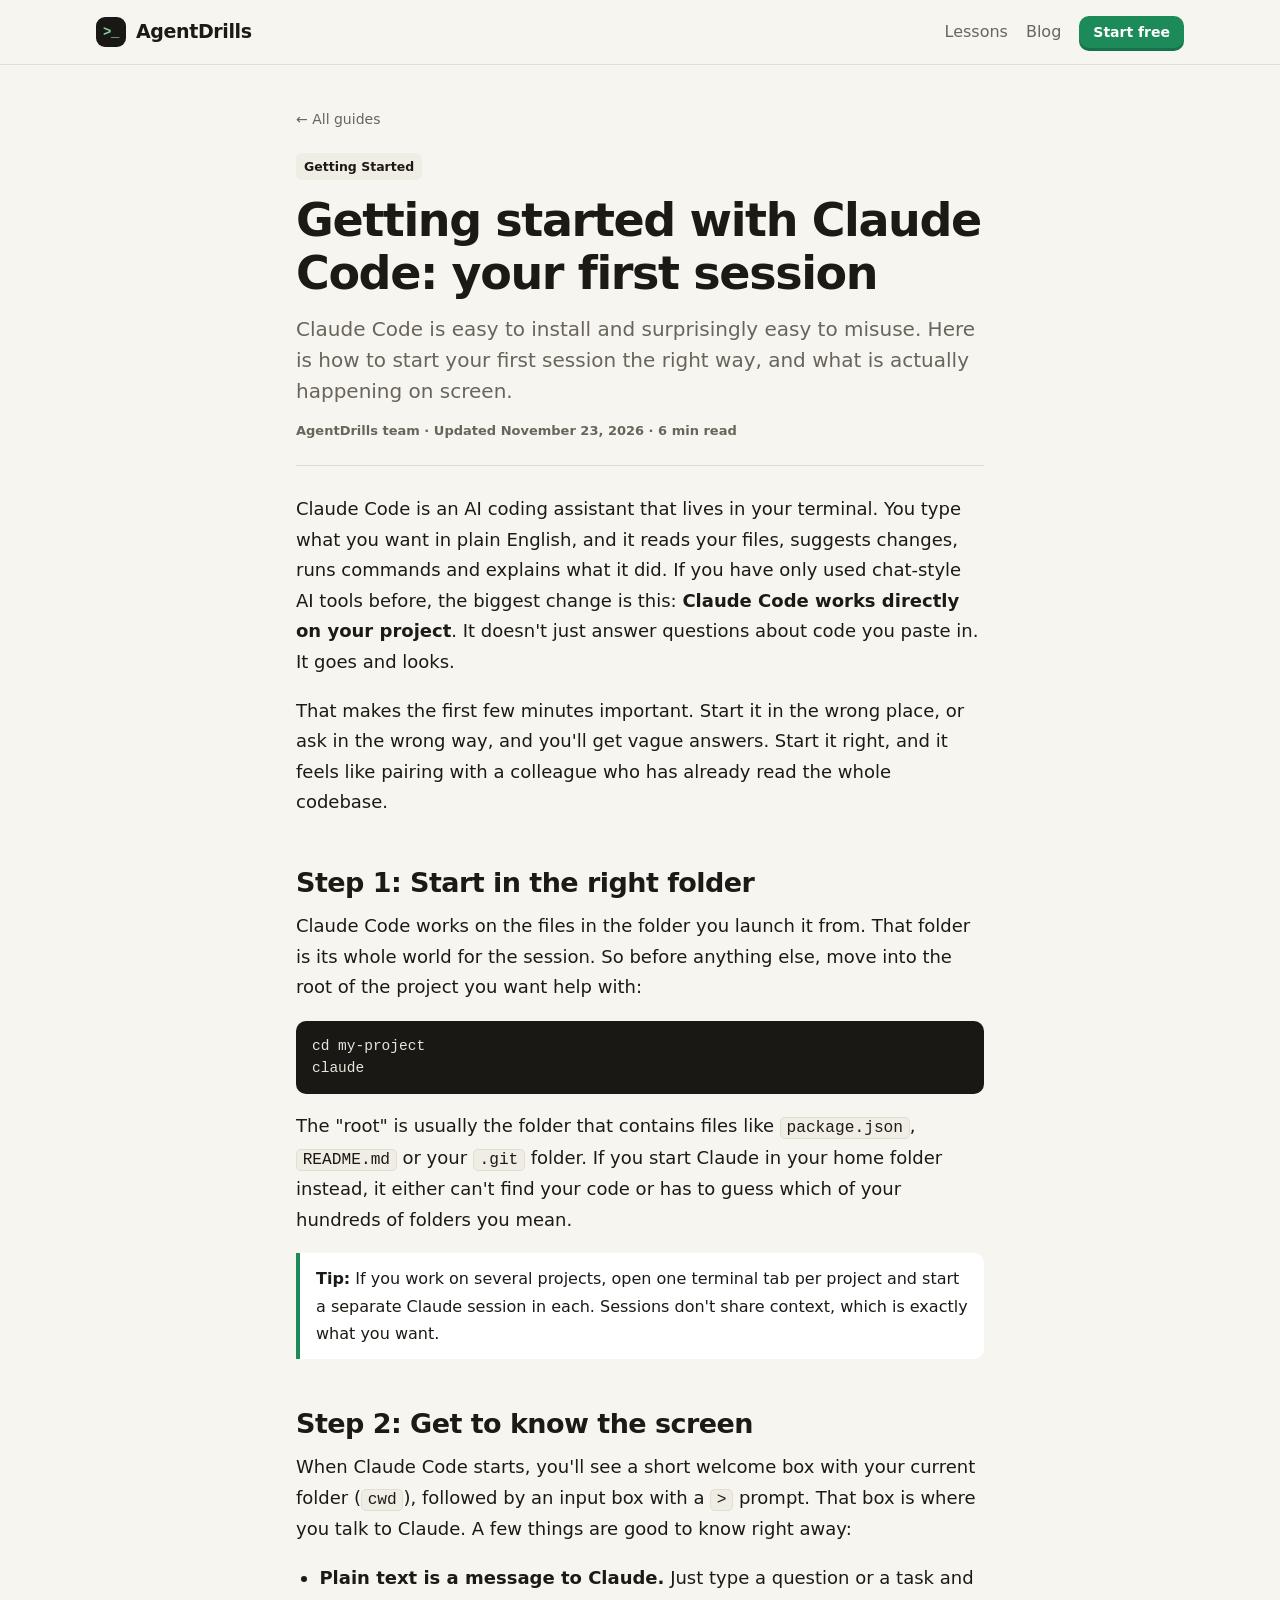
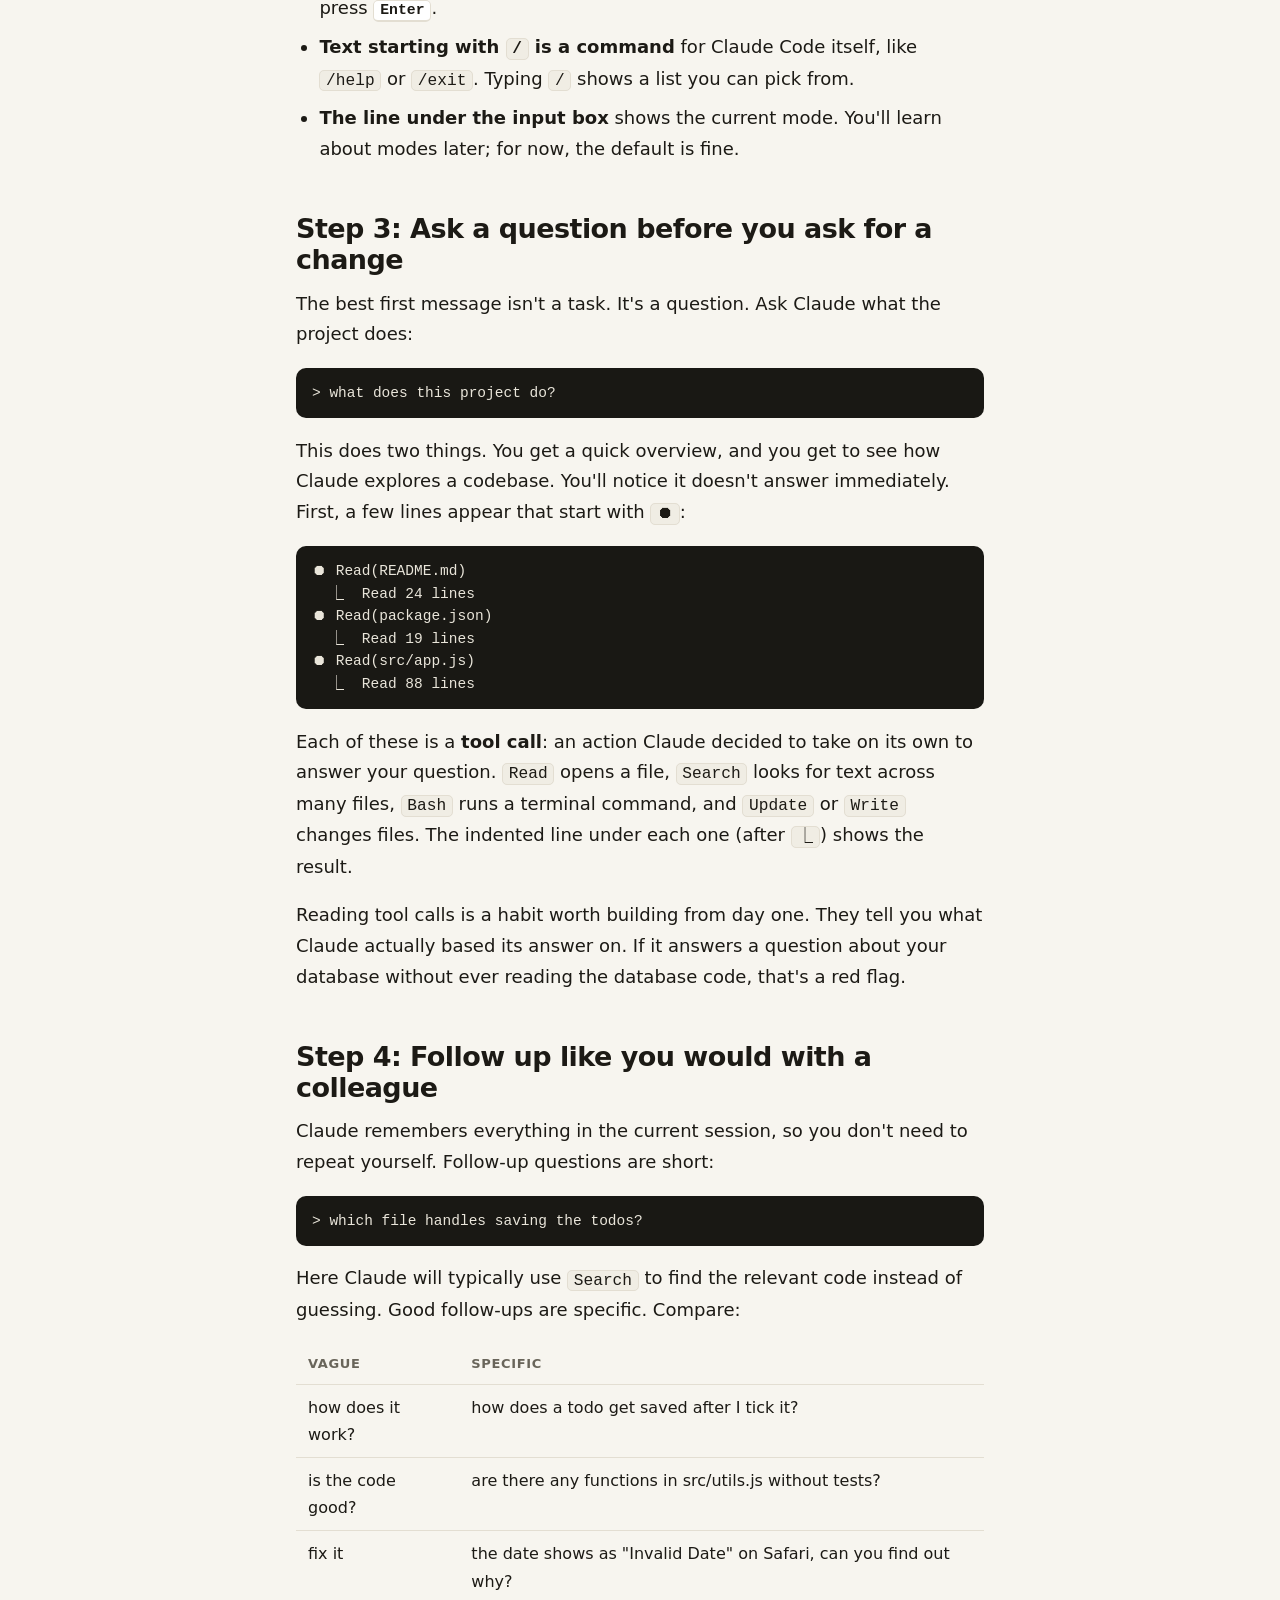
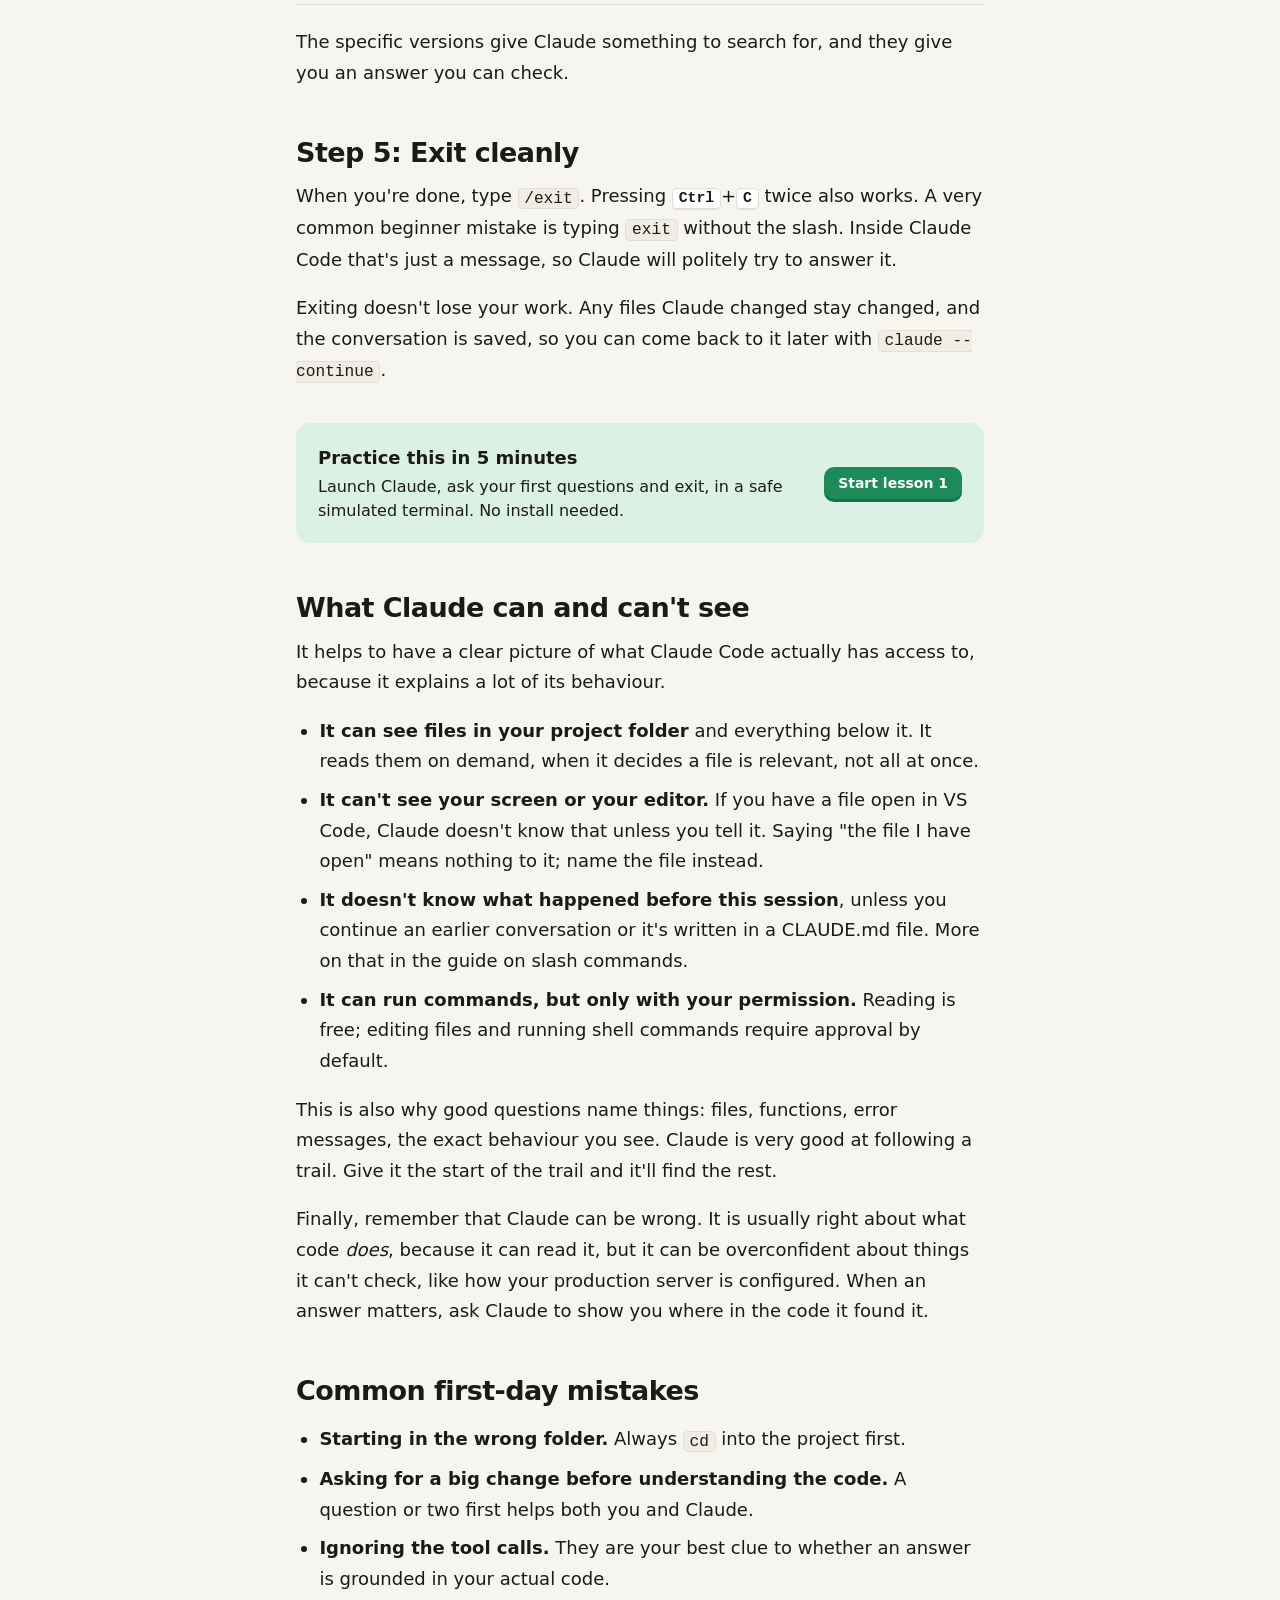
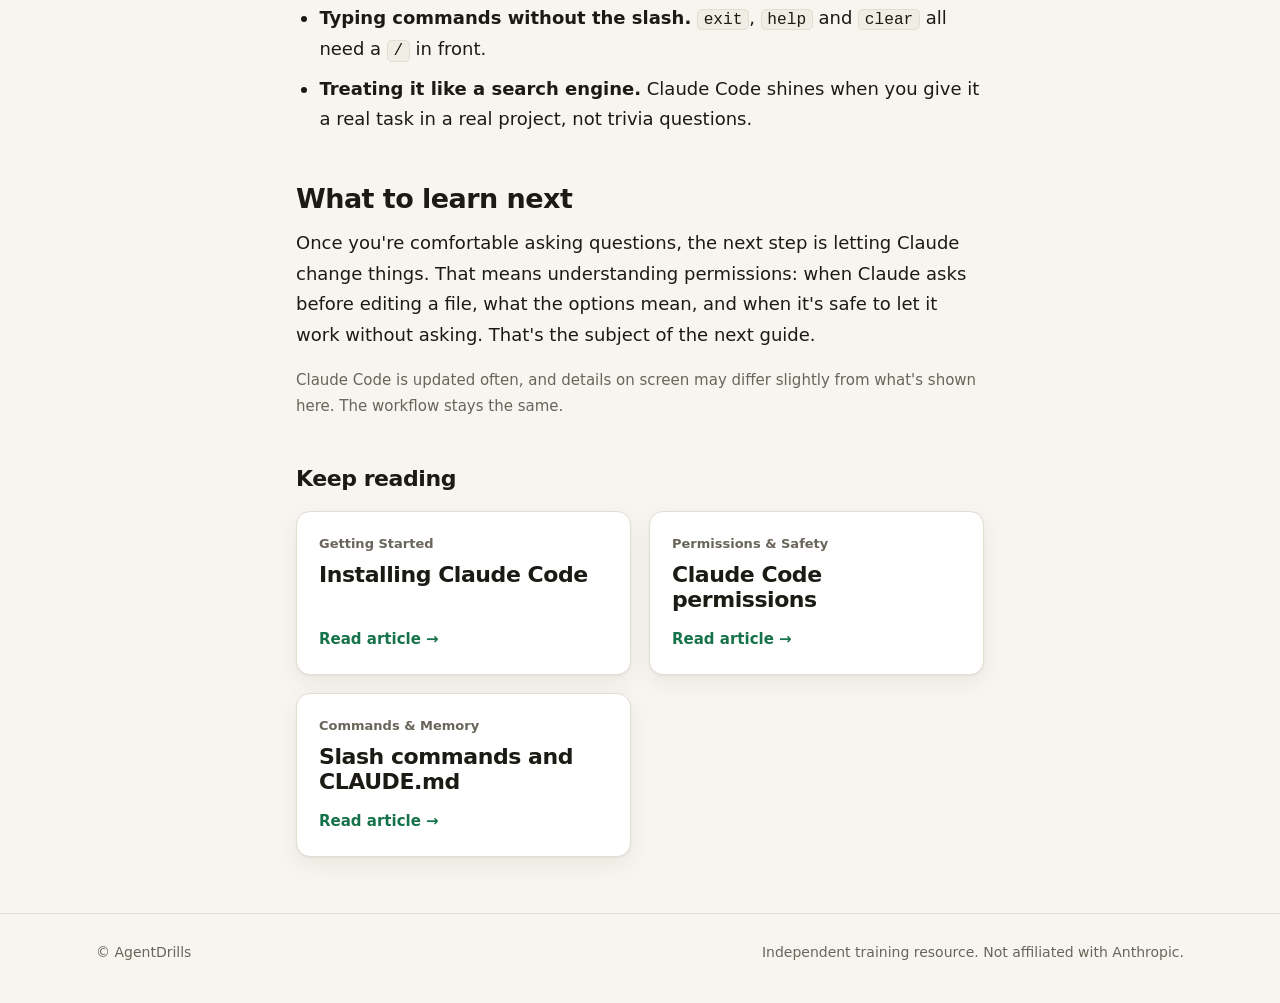
<file: blog/getting-started-with-claude-code.html>
<!doctype html>
<html lang="en">
<head>
  <meta charset="utf-8">
  <link rel="icon" href="data:,">
  <meta name="viewport" content="width=device-width, initial-scale=1">
  <title>Getting Started with Claude Code: Your First Session · AgentDrills</title>
  <meta name="description" content="A practical beginner's guide to Claude Code: where to launch it, how to ask good first questions, how to read tool calls, and how to exit cleanly.">
  <link rel="stylesheet" href="../css/styles.css">
</head>
<body>
  <nav class="nav">
    <div class="wrap">
      <a class="brand" href="../index.html"><span class="brand-mark">&gt;_</span>AgentDrills</a>
      <div class="nav-links">
        <a href="../index.html#curriculum">Lessons</a>
        <a href="index.html">Blog</a>
        <a class="btn small" href="../learn.html">Start free</a>
      </div>
    </div>
  </nav>

  <article class="article">
    <div class="crumbs"><a href="index.html">← All guides</a></div>
    <span class="tag cat">Getting Started</span>
    <h1>Getting started with Claude Code: your first session</h1>
    <p class="dek">Claude Code is easy to install and surprisingly easy to misuse. Here is how to start your first session the right way, and what is actually happening on screen.</p>
    <p class="post-meta">AgentDrills team · Updated November 23, 2026 · 6 min read</p>

    <div class="article-body">
      <p>Claude Code is an AI coding assistant that lives in your terminal. You type what you want in plain English, and it reads your files, suggests changes, runs commands and explains what it did. If you have only used chat-style AI tools before, the biggest change is this: <b>Claude Code works directly on your project</b>. It doesn't just answer questions about code you paste in. It goes and looks.</p>
      <p>That makes the first few minutes important. Start it in the wrong place, or ask in the wrong way, and you'll get vague answers. Start it right, and it feels like pairing with a colleague who has already read the whole codebase.</p>

      <h2>Step 1: Start in the right folder</h2>
      <p>Claude Code works on the files in the folder you launch it from. That folder is its whole world for the session. So before anything else, move into the root of the project you want help with:</p>
      <pre><code>cd my-project
claude</code></pre>
      <p>The "root" is usually the folder that contains files like <code>package.json</code>, <code>README.md</code> or your <code>.git</code> folder. If you start Claude in your home folder instead, it either can't find your code or has to guess which of your hundreds of folders you mean.</p>
      <div class="note"><b>Tip:</b> If you work on several projects, open one terminal tab per project and start a separate Claude session in each. Sessions don't share context, which is exactly what you want.</div>

      <h2>Step 2: Get to know the screen</h2>
      <p>When Claude Code starts, you'll see a short welcome box with your current folder (<code>cwd</code>), followed by an input box with a <code>&gt;</code> prompt. That box is where you talk to Claude. A few things are good to know right away:</p>
      <ul>
        <li><b>Plain text is a message to Claude.</b> Just type a question or a task and press <kbd>Enter</kbd>.</li>
        <li><b>Text starting with <code>/</code> is a command</b> for Claude Code itself, like <code>/help</code> or <code>/exit</code>. Typing <code>/</code> shows a list you can pick from.</li>
        <li><b>The line under the input box</b> shows the current mode. You'll learn about modes later; for now, the default is fine.</li>
      </ul>

      <h2>Step 3: Ask a question before you ask for a change</h2>
      <p>The best first message isn't a task. It's a question. Ask Claude what the project does:</p>
      <pre><code>&gt; what does this project do?</code></pre>
      <p>This does two things. You get a quick overview, and you get to see how Claude explores a codebase. You'll notice it doesn't answer immediately. First, a few lines appear that start with <code>⏺</code>:</p>
      <pre><code>⏺ Read(README.md)
  ⎿  Read 24 lines
⏺ Read(package.json)
  ⎿  Read 19 lines
⏺ Read(src/app.js)
  ⎿  Read 88 lines</code></pre>
      <p>Each of these is a <b>tool call</b>: an action Claude decided to take on its own to answer your question. <code>Read</code> opens a file, <code>Search</code> looks for text across many files, <code>Bash</code> runs a terminal command, and <code>Update</code> or <code>Write</code> changes files. The indented line under each one (after <code>⎿</code>) shows the result.</p>
      <p>Reading tool calls is a habit worth building from day one. They tell you what Claude actually based its answer on. If it answers a question about your database without ever reading the database code, that's a red flag.</p>

      <h2>Step 4: Follow up like you would with a colleague</h2>
      <p>Claude remembers everything in the current session, so you don't need to repeat yourself. Follow-up questions are short:</p>
      <pre><code>&gt; which file handles saving the todos?</code></pre>
      <p>Here Claude will typically use <code>Search</code> to find the relevant code instead of guessing. Good follow-ups are specific. Compare:</p>
      <table>
        <tr><th>Vague</th><th>Specific</th></tr>
        <tr><td>how does it work?</td><td>how does a todo get saved after I tick it?</td></tr>
        <tr><td>is the code good?</td><td>are there any functions in src/utils.js without tests?</td></tr>
        <tr><td>fix it</td><td>the date shows as "Invalid Date" on Safari, can you find out why?</td></tr>
      </table>
      <p>The specific versions give Claude something to search for, and they give you an answer you can check.</p>

      <h2>Step 5: Exit cleanly</h2>
      <p>When you're done, type <code>/exit</code>. Pressing <kbd>Ctrl</kbd>+<kbd>C</kbd> twice also works. A very common beginner mistake is typing <code>exit</code> without the slash. Inside Claude Code that's just a message, so Claude will politely try to answer it.</p>
      <p>Exiting doesn't lose your work. Any files Claude changed stay changed, and the conversation is saved, so you can come back to it later with <code>claude --continue</code>.</p>

      <div class="callout">
        <div><b>Practice this in 5 minutes</b><p>Launch Claude, ask your first questions and exit, in a safe simulated terminal. No install needed.</p></div>
        <a class="btn small" href="../lesson.html?id=start-session">Start lesson 1</a>
      </div>

      <h2>What Claude can and can't see</h2>
      <p>It helps to have a clear picture of what Claude Code actually has access to, because it explains a lot of its behaviour.</p>
      <ul>
        <li><b>It can see files in your project folder</b> and everything below it. It reads them on demand, when it decides a file is relevant, not all at once.</li>
        <li><b>It can't see your screen or your editor.</b> If you have a file open in VS Code, Claude doesn't know that unless you tell it. Saying "the file I have open" means nothing to it; name the file instead.</li>
        <li><b>It doesn't know what happened before this session</b>, unless you continue an earlier conversation or it's written in a CLAUDE.md file. More on that in the guide on slash commands.</li>
        <li><b>It can run commands, but only with your permission.</b> Reading is free; editing files and running shell commands require approval by default.</li>
      </ul>
      <p>This is also why good questions name things: files, functions, error messages, the exact behaviour you see. Claude is very good at following a trail. Give it the start of the trail and it'll find the rest.</p>
      <p>Finally, remember that Claude can be wrong. It is usually right about what code <i>does</i>, because it can read it, but it can be overconfident about things it can't check, like how your production server is configured. When an answer matters, ask Claude to show you where in the code it found it.</p>

      <h2>Common first-day mistakes</h2>
      <ul>
        <li><b>Starting in the wrong folder.</b> Always <code>cd</code> into the project first.</li>
        <li><b>Asking for a big change before understanding the code.</b> A question or two first helps both you and Claude.</li>
        <li><b>Ignoring the tool calls.</b> They are your best clue to whether an answer is grounded in your actual code.</li>
        <li><b>Typing commands without the slash.</b> <code>exit</code>, <code>help</code> and <code>clear</code> all need a <code>/</code> in front.</li>
        <li><b>Treating it like a search engine.</b> Claude Code shines when you give it a real task in a real project, not trivia questions.</li>
      </ul>

      <h2>What to learn next</h2>
      <p>Once you're comfortable asking questions, the next step is letting Claude change things. That means understanding permissions: when Claude asks before editing a file, what the options mean, and when it's safe to let it work without asking. That's the subject of the next guide.</p>
      <p class="muted" style="font-size:15px">Claude Code is updated often, and details on screen may differ slightly from what's shown here. The workflow stays the same.</p>
    </div>
  </article>

  <section class="related">
    <h2>Keep reading</h2>
    <div class="post-list">
      <a class="post-card" href="how-to-install-claude-code.html"><span class="post-meta">Getting Started</span><h2>Installing Claude Code</h2><span class="more">Read article →</span></a>
      <a class="post-card" href="claude-code-permissions.html"><span class="post-meta">Permissions &amp; Safety</span><h2>Claude Code permissions</h2><span class="more">Read article →</span></a>
      <a class="post-card" href="claude-code-slash-commands-and-claude-md.html"><span class="post-meta">Commands &amp; Memory</span><h2>Slash commands and CLAUDE.md</h2><span class="more">Read article →</span></a>
    </div>
  </section>

  <footer class="footer">
    <div class="wrap">
      <span>© AgentDrills</span>
      <span>Independent training resource. Not affiliated with Anthropic.</span>
    </div>
  </footer>
</body>
</html>
</file>
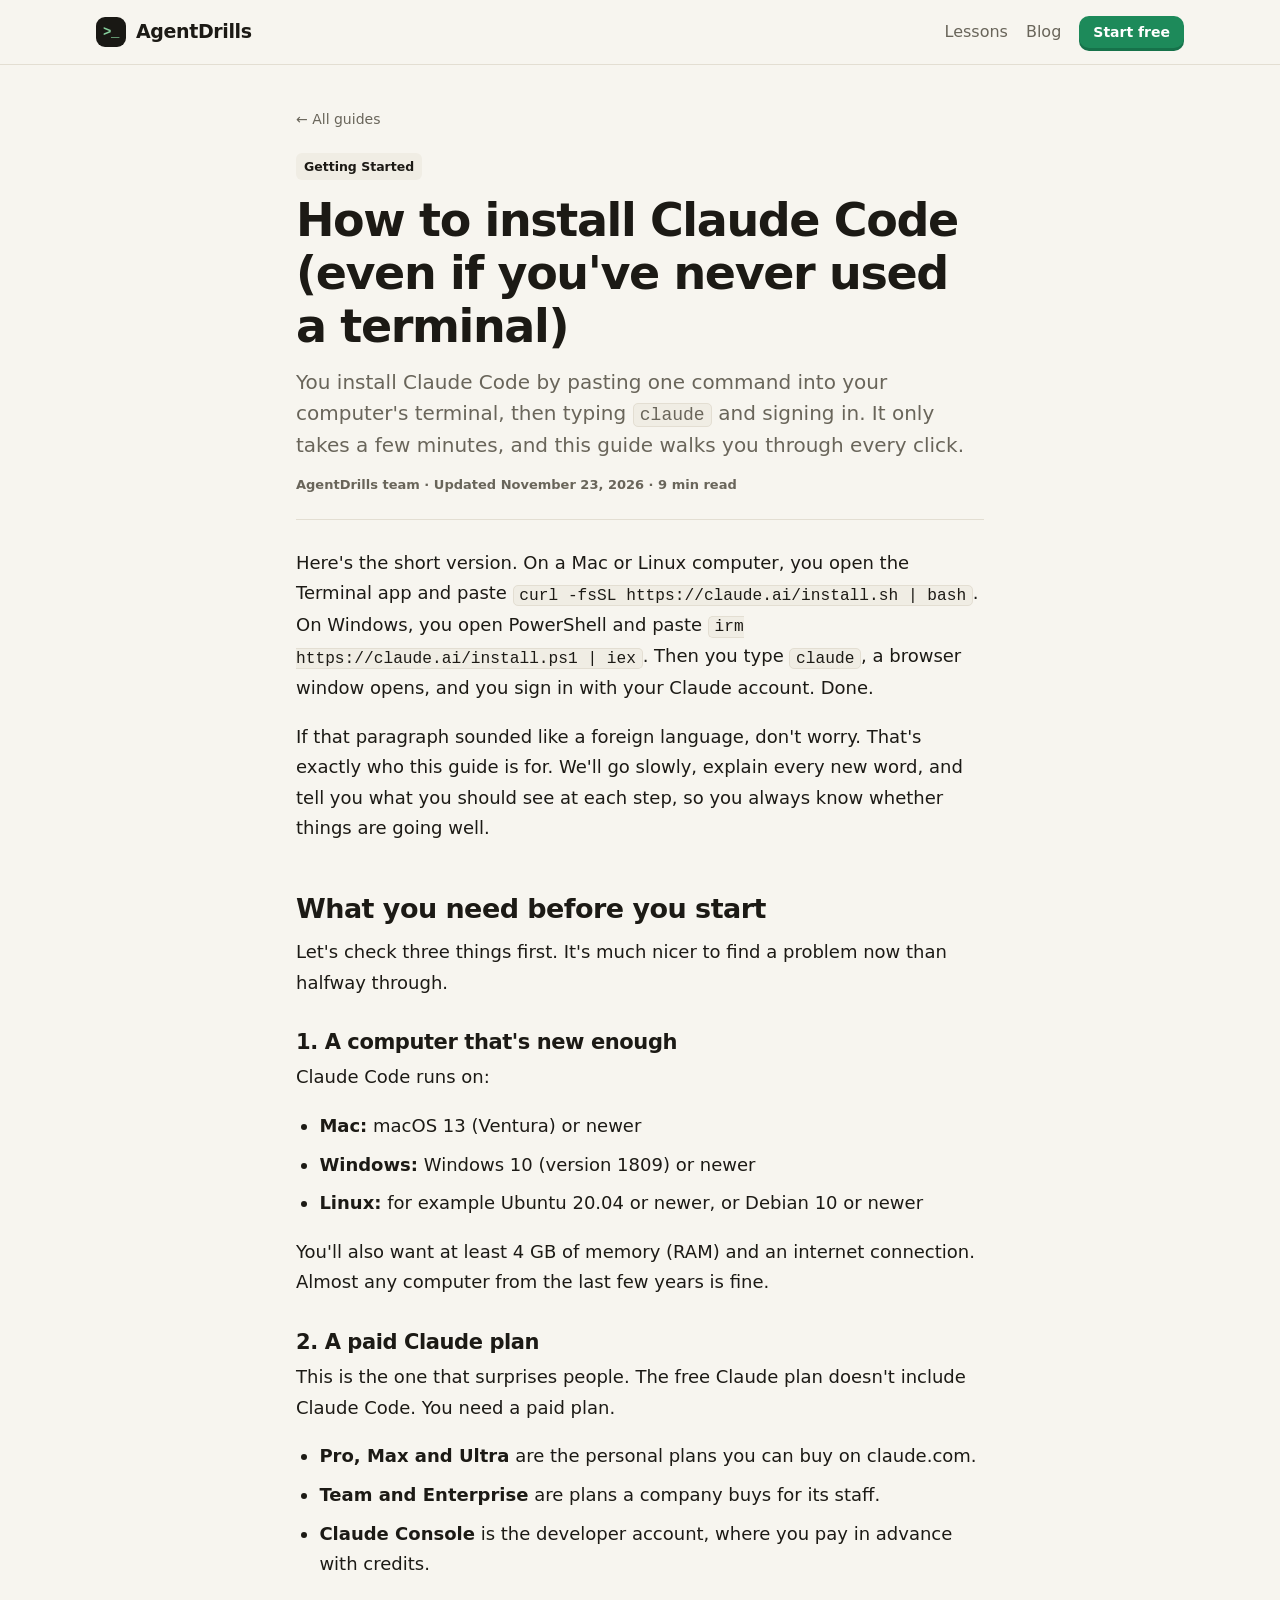
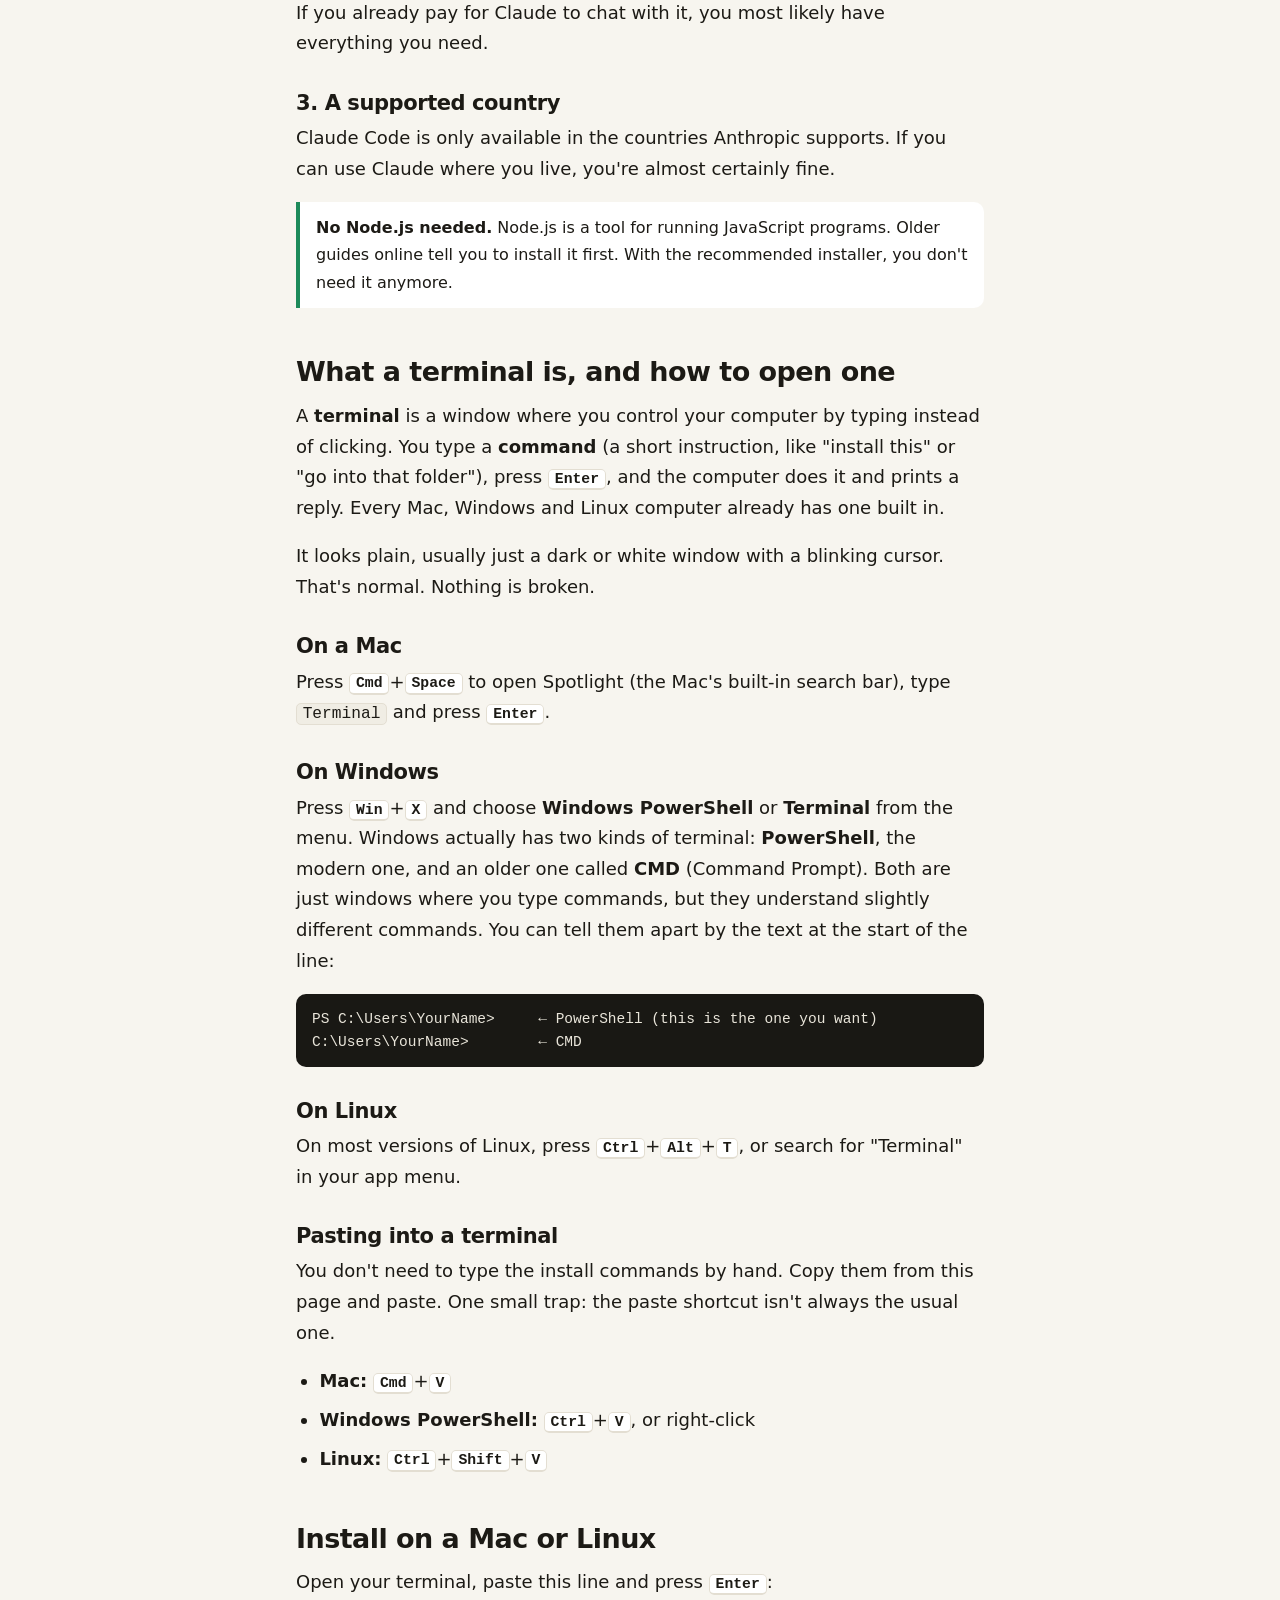
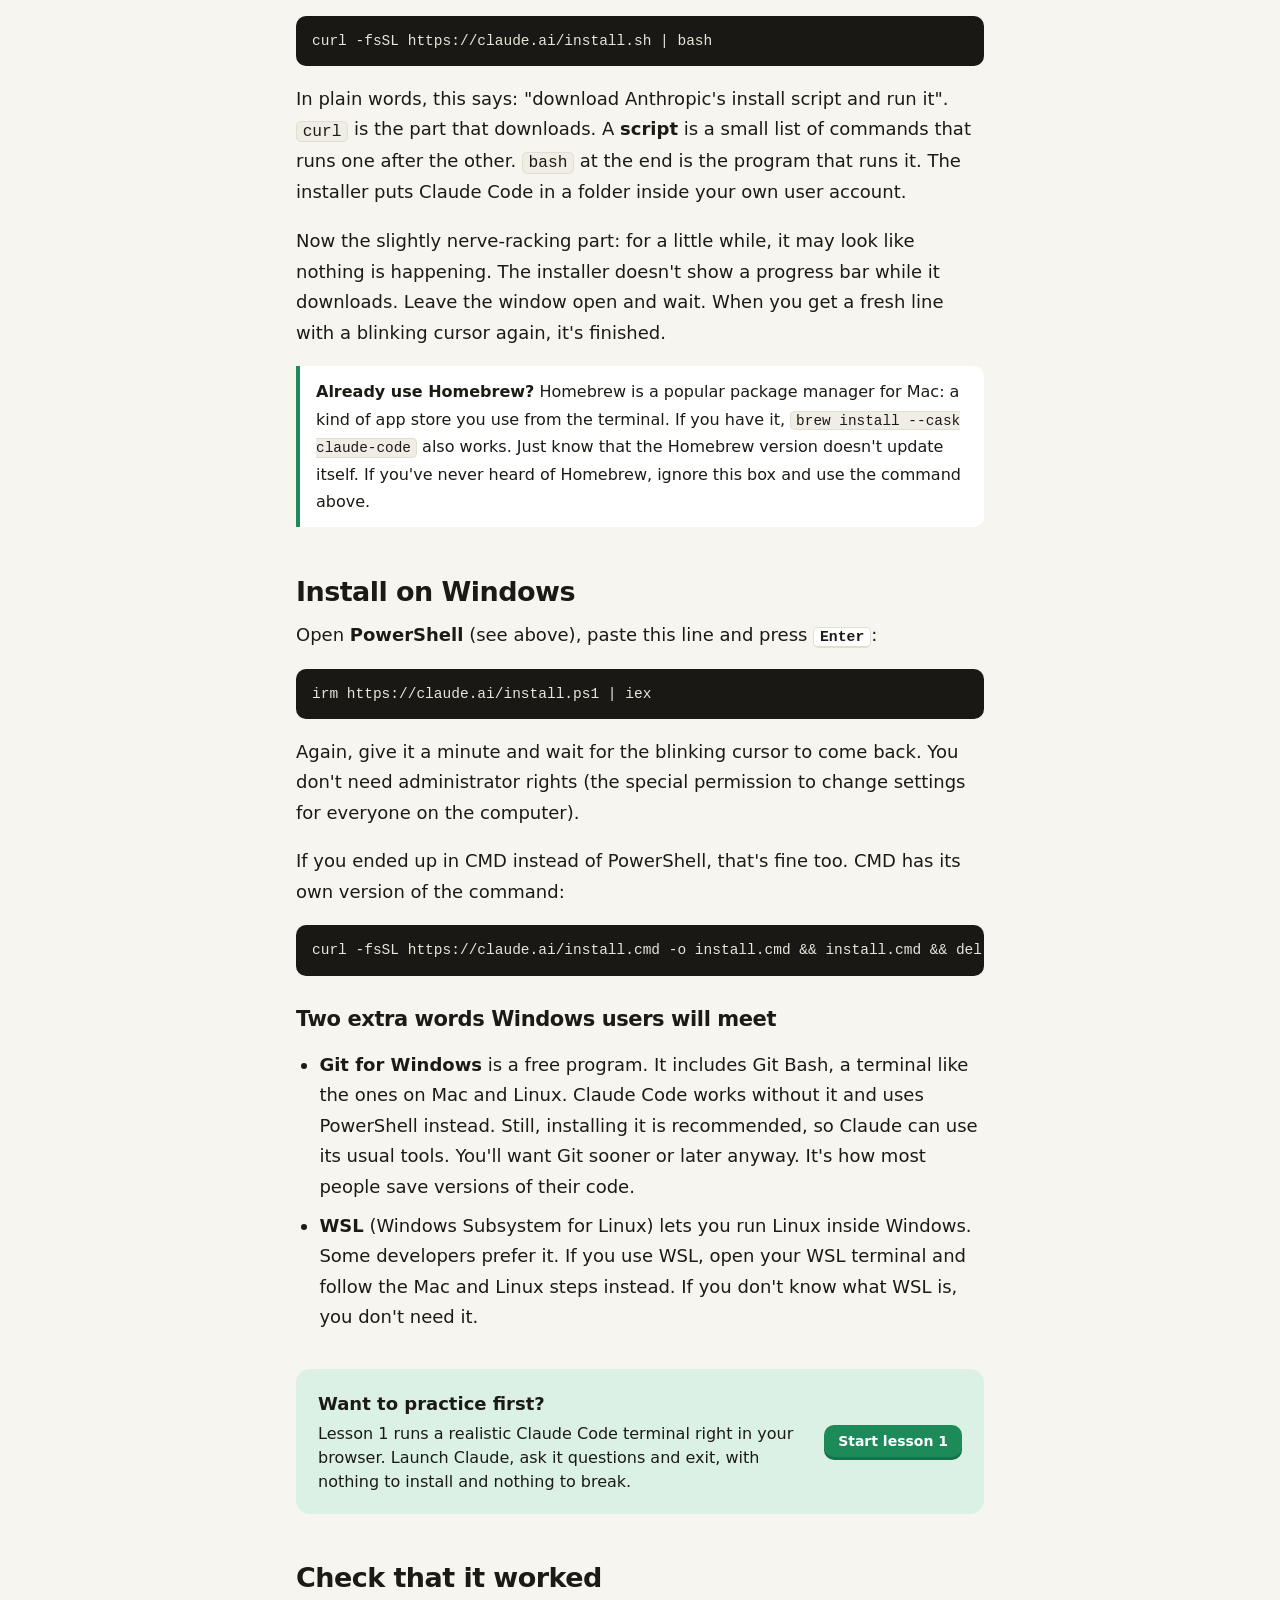
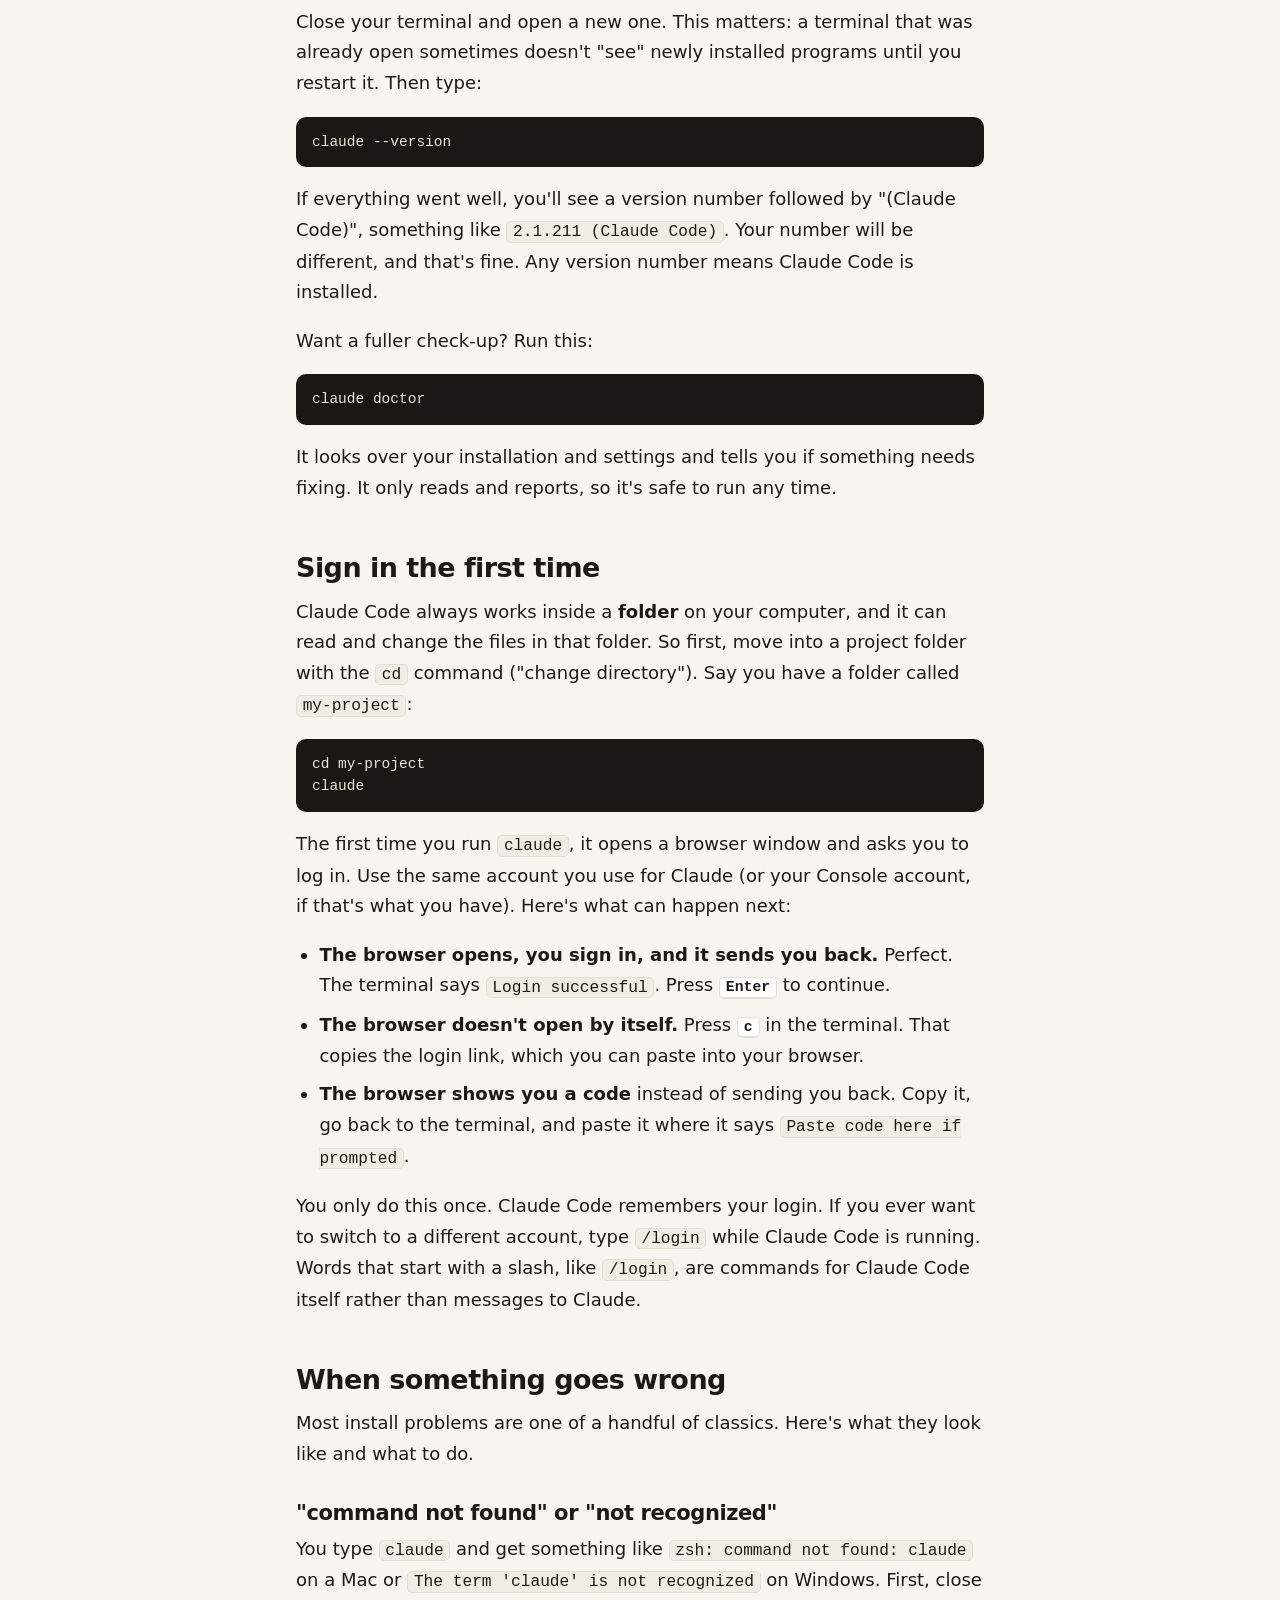
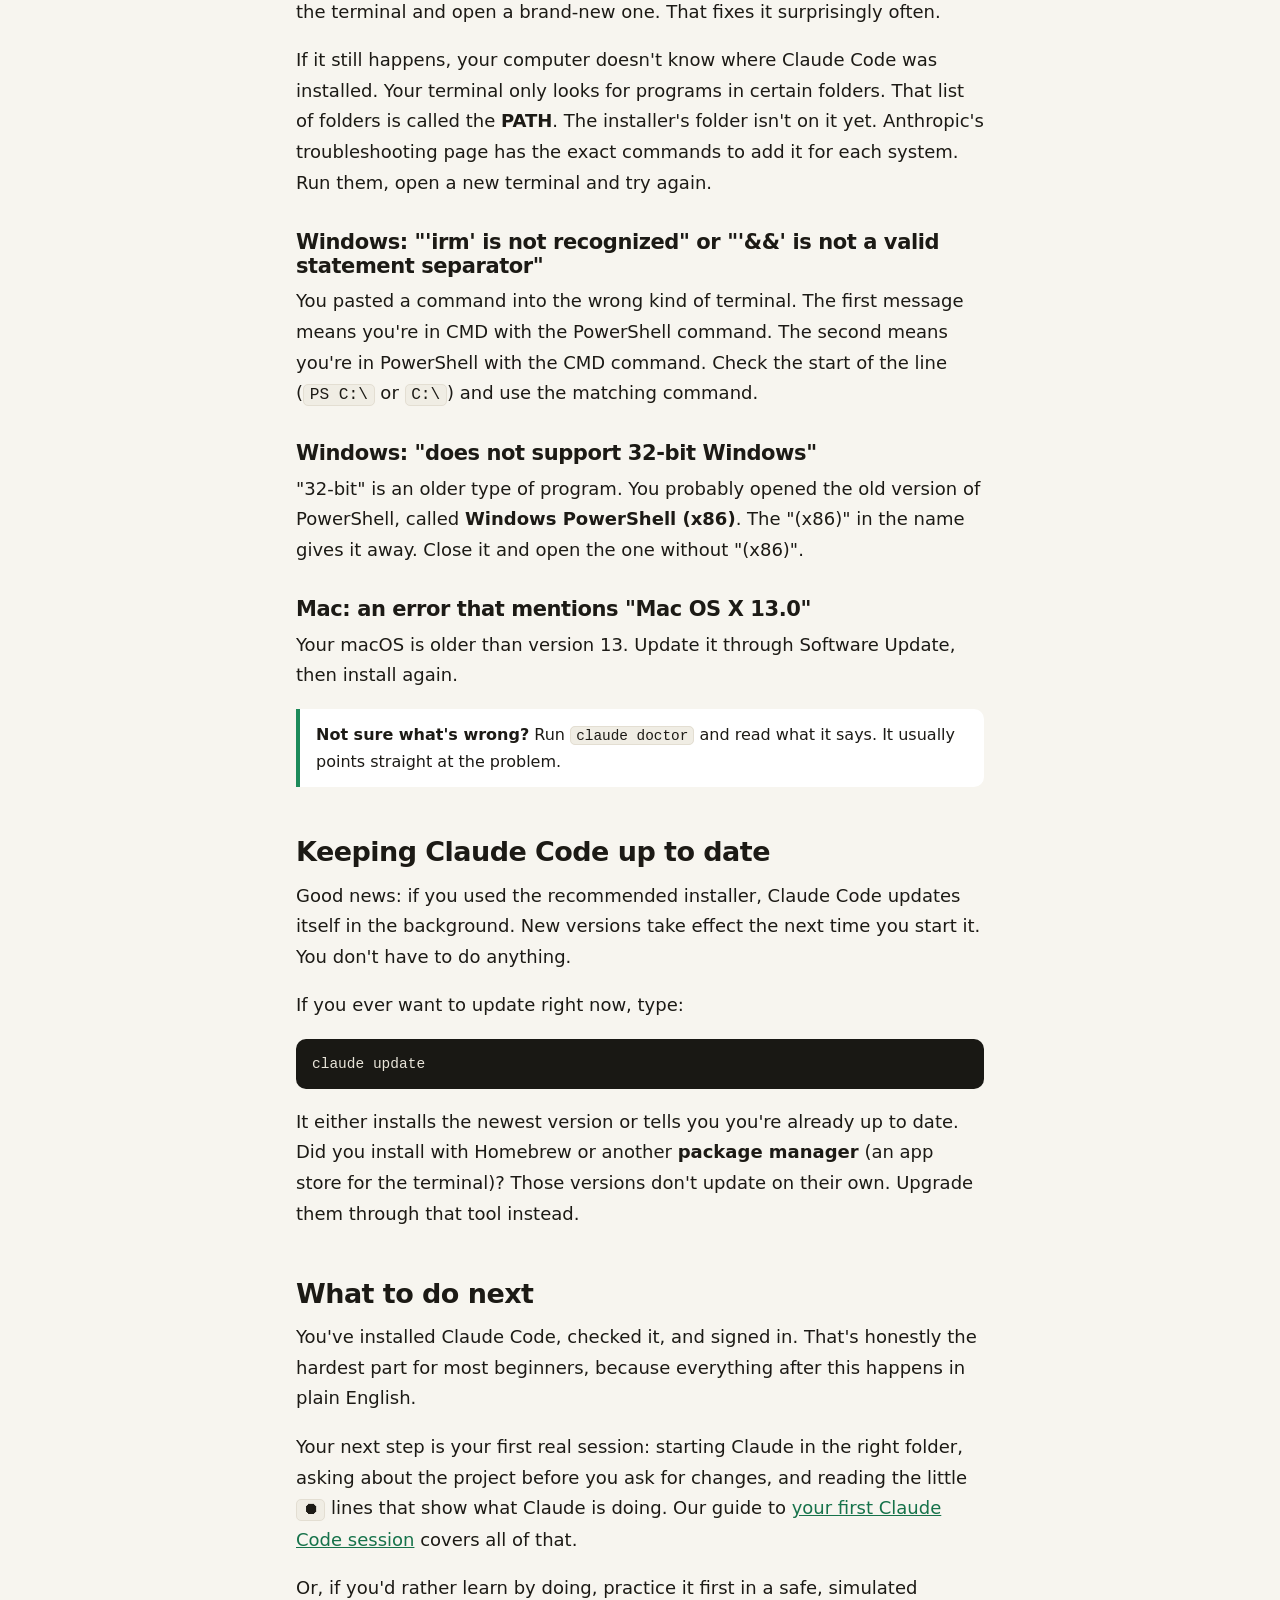
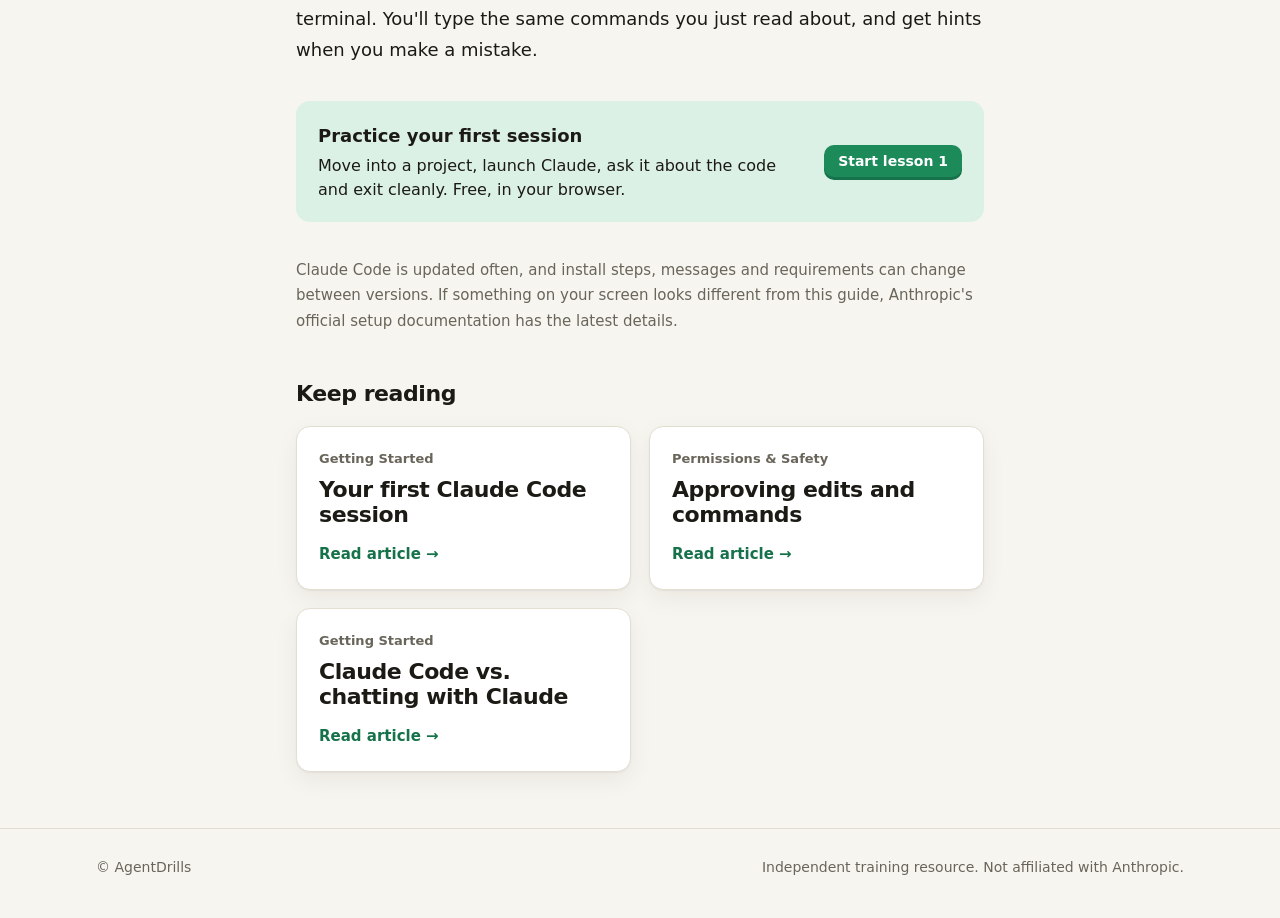
<file: blog/how-to-install-claude-code.html>
<!doctype html>
<html lang="en">
<head>
  <!-- Sources (checked 2026-11-23): https://code.claude.com/docs/en/setup, https://code.claude.com/docs/en/quickstart, https://code.claude.com/docs/en/terminal-guide, https://code.claude.com/docs/en/troubleshoot-install, https://code.claude.com/docs/en/authentication -->
  <meta charset="utf-8">
  <link rel="icon" href="data:,">
  <meta name="viewport" content="width=device-width, initial-scale=1">
  <title>How to Install Claude Code on Mac, Windows and Linux · AgentDrills</title>
  <meta name="description" content="Install Claude Code step by step on Mac, Windows or Linux. Open a terminal, run one command, check it works and sign in. Written for complete beginners.">
  <link rel="stylesheet" href="../css/styles.css">
</head>
<body>
  <nav class="nav">
    <div class="wrap">
      <a class="brand" href="../index.html"><span class="brand-mark">&gt;_</span>AgentDrills</a>
      <div class="nav-links">
        <a href="../index.html#curriculum">Lessons</a>
        <a href="index.html">Blog</a>
        <a class="btn small" href="../learn.html">Start free</a>
      </div>
    </div>
  </nav>

  <article class="article">
    <div class="crumbs"><a href="index.html">← All guides</a></div>
    <span class="tag cat">Getting Started</span>
    <h1>How to install Claude Code (even if you've never used a terminal)</h1>
    <p class="dek">You install Claude Code by pasting one command into your computer's terminal, then typing <code>claude</code> and signing in. It only takes a few minutes, and this guide walks you through every click.</p>
    <p class="post-meta">AgentDrills team · Updated November 23, 2026 · 9 min read</p>

    <div class="article-body">
      <p>Here's the short version. On a Mac or Linux computer, you open the Terminal app and paste <code>curl -fsSL https://claude.ai/install.sh | bash</code>. On Windows, you open PowerShell and paste <code>irm https://claude.ai/install.ps1 | iex</code>. Then you type <code>claude</code>, a browser window opens, and you sign in with your Claude account. Done.</p>
      <p>If that paragraph sounded like a foreign language, don't worry. That's exactly who this guide is for. We'll go slowly, explain every new word, and tell you what you should see at each step, so you always know whether things are going well.</p>

      <h2>What you need before you start</h2>
      <p>Let's check three things first. It's much nicer to find a problem now than halfway through.</p>
      <h3>1. A computer that's new enough</h3>
      <p>Claude Code runs on:</p>
      <ul>
        <li><b>Mac:</b> macOS 13 (Ventura) or newer</li>
        <li><b>Windows:</b> Windows 10 (version 1809) or newer</li>
        <li><b>Linux:</b> for example Ubuntu 20.04 or newer, or Debian 10 or newer</li>
      </ul>
      <p>You'll also want at least 4 GB of memory (RAM) and an internet connection. Almost any computer from the last few years is fine.</p>
      <h3>2. A paid Claude plan</h3>
      <p>This is the one that surprises people. The free Claude plan doesn't include Claude Code. You need a paid plan.</p>
      <ul>
        <li><b>Pro, Max and Ultra</b> are the personal plans you can buy on claude.com.</li>
        <li><b>Team and Enterprise</b> are plans a company buys for its staff.</li>
        <li><b>Claude Console</b> is the developer account, where you pay in advance with credits.</li>
      </ul>
      <p>If you already pay for Claude to chat with it, you most likely have everything you need.</p>
      <h3>3. A supported country</h3>
      <p>Claude Code is only available in the countries Anthropic supports. If you can use Claude where you live, you're almost certainly fine.</p>
      <div class="note"><b>No Node.js needed.</b> Node.js is a tool for running JavaScript programs. Older guides online tell you to install it first. With the recommended installer, you don't need it anymore.</div>

      <h2>What a terminal is, and how to open one</h2>
      <p>A <b>terminal</b> is a window where you control your computer by typing instead of clicking. You type a <b>command</b> (a short instruction, like "install this" or "go into that folder"), press <kbd>Enter</kbd>, and the computer does it and prints a reply. Every Mac, Windows and Linux computer already has one built in.</p>
      <p>It looks plain, usually just a dark or white window with a blinking cursor. That's normal. Nothing is broken.</p>
      <h3>On a Mac</h3>
      <p>Press <kbd>Cmd</kbd>+<kbd>Space</kbd> to open Spotlight (the Mac's built-in search bar), type <code>Terminal</code> and press <kbd>Enter</kbd>.</p>
      <h3>On Windows</h3>
      <p>Press <kbd>Win</kbd>+<kbd>X</kbd> and choose <b>Windows PowerShell</b> or <b>Terminal</b> from the menu. Windows actually has two kinds of terminal: <b>PowerShell</b>, the modern one, and an older one called <b>CMD</b> (Command Prompt). Both are just windows where you type commands, but they understand slightly different commands. You can tell them apart by the text at the start of the line:</p>
      <pre><code>PS C:\Users\YourName&gt;     ← PowerShell (this is the one you want)
C:\Users\YourName&gt;        ← CMD</code></pre>
      <h3>On Linux</h3>
      <p>On most versions of Linux, press <kbd>Ctrl</kbd>+<kbd>Alt</kbd>+<kbd>T</kbd>, or search for "Terminal" in your app menu.</p>
      <h3>Pasting into a terminal</h3>
      <p>You don't need to type the install commands by hand. Copy them from this page and paste. One small trap: the paste shortcut isn't always the usual one.</p>
      <ul>
        <li><b>Mac:</b> <kbd>Cmd</kbd>+<kbd>V</kbd></li>
        <li><b>Windows PowerShell:</b> <kbd>Ctrl</kbd>+<kbd>V</kbd>, or right-click</li>
        <li><b>Linux:</b> <kbd>Ctrl</kbd>+<kbd>Shift</kbd>+<kbd>V</kbd></li>
      </ul>

      <h2>Install on a Mac or Linux</h2>
      <p>Open your terminal, paste this line and press <kbd>Enter</kbd>:</p>
      <pre><code>curl -fsSL https://claude.ai/install.sh | bash</code></pre>
      <p>In plain words, this says: "download Anthropic's install script and run it". <code>curl</code> is the part that downloads. A <b>script</b> is a small list of commands that runs one after the other. <code>bash</code> at the end is the program that runs it. The installer puts Claude Code in a folder inside your own user account.</p>
      <p>Now the slightly nerve-racking part: for a little while, it may look like nothing is happening. The installer doesn't show a progress bar while it downloads. Leave the window open and wait. When you get a fresh line with a blinking cursor again, it's finished.</p>
      <div class="note"><b>Already use Homebrew?</b> Homebrew is a popular package manager for Mac: a kind of app store you use from the terminal. If you have it, <code>brew install --cask claude-code</code> also works. Just know that the Homebrew version doesn't update itself. If you've never heard of Homebrew, ignore this box and use the command above.</div>

      <h2>Install on Windows</h2>
      <p>Open <b>PowerShell</b> (see above), paste this line and press <kbd>Enter</kbd>:</p>
      <pre><code>irm https://claude.ai/install.ps1 | iex</code></pre>
      <p>Again, give it a minute and wait for the blinking cursor to come back. You don't need administrator rights (the special permission to change settings for everyone on the computer).</p>
      <p>If you ended up in CMD instead of PowerShell, that's fine too. CMD has its own version of the command:</p>
      <pre><code>curl -fsSL https://claude.ai/install.cmd -o install.cmd &amp;&amp; install.cmd &amp;&amp; del install.cmd</code></pre>
      <h3>Two extra words Windows users will meet</h3>
      <ul>
        <li><b>Git for Windows</b> is a free program. It includes Git Bash, a terminal like the ones on Mac and Linux. Claude Code works without it and uses PowerShell instead. Still, installing it is recommended, so Claude can use its usual tools. You'll want Git sooner or later anyway. It's how most people save versions of their code.</li>
        <li><b>WSL</b> (Windows Subsystem for Linux) lets you run Linux inside Windows. Some developers prefer it. If you use WSL, open your WSL terminal and follow the Mac and Linux steps instead. If you don't know what WSL is, you don't need it.</li>
      </ul>

      <div class="callout">
        <div><b>Want to practice first?</b><p>Lesson 1 runs a realistic Claude Code terminal right in your browser. Launch Claude, ask it questions and exit, with nothing to install and nothing to break.</p></div>
        <a class="btn small" href="../lesson.html?id=start-session">Start lesson 1</a>
      </div>

      <h2>Check that it worked</h2>
      <p>Close your terminal and open a new one. This matters: a terminal that was already open sometimes doesn't "see" newly installed programs until you restart it. Then type:</p>
      <pre><code>claude --version</code></pre>
      <p>If everything went well, you'll see a version number followed by "(Claude Code)", something like <code>2.1.211 (Claude Code)</code>. Your number will be different, and that's fine. Any version number means Claude Code is installed.</p>
      <p>Want a fuller check-up? Run this:</p>
      <pre><code>claude doctor</code></pre>
      <p>It looks over your installation and settings and tells you if something needs fixing. It only reads and reports, so it's safe to run any time.</p>

      <h2>Sign in the first time</h2>
      <p>Claude Code always works inside a <b>folder</b> on your computer, and it can read and change the files in that folder. So first, move into a project folder with the <code>cd</code> command ("change directory"). Say you have a folder called <code>my-project</code>:</p>
      <pre><code>cd my-project
claude</code></pre>
      <p>The first time you run <code>claude</code>, it opens a browser window and asks you to log in. Use the same account you use for Claude (or your Console account, if that's what you have). Here's what can happen next:</p>
      <ul>
        <li><b>The browser opens, you sign in, and it sends you back.</b> Perfect. The terminal says <code>Login successful</code>. Press <kbd>Enter</kbd> to continue.</li>
        <li><b>The browser doesn't open by itself.</b> Press <kbd>c</kbd> in the terminal. That copies the login link, which you can paste into your browser.</li>
        <li><b>The browser shows you a code</b> instead of sending you back. Copy it, go back to the terminal, and paste it where it says <code>Paste code here if prompted</code>.</li>
      </ul>
      <p>You only do this once. Claude Code remembers your login. If you ever want to switch to a different account, type <code>/login</code> while Claude Code is running. Words that start with a slash, like <code>/login</code>, are commands for Claude Code itself rather than messages to Claude.</p>

      <h2>When something goes wrong</h2>
      <p>Most install problems are one of a handful of classics. Here's what they look like and what to do.</p>
      <h3>"command not found" or "not recognized"</h3>
      <p>You type <code>claude</code> and get something like <code>zsh: command not found: claude</code> on a Mac or <code>The term 'claude' is not recognized</code> on Windows. First, close the terminal and open a brand-new one. That fixes it surprisingly often.</p>
      <p>If it still happens, your computer doesn't know where Claude Code was installed. Your terminal only looks for programs in certain folders. That list of folders is called the <b>PATH</b>. The installer's folder isn't on it yet. Anthropic's troubleshooting page has the exact commands to add it for each system. Run them, open a new terminal and try again.</p>
      <h3>Windows: "'irm' is not recognized" or "'&amp;&amp;' is not a valid statement separator"</h3>
      <p>You pasted a command into the wrong kind of terminal. The first message means you're in CMD with the PowerShell command. The second means you're in PowerShell with the CMD command. Check the start of the line (<code>PS C:\</code> or <code>C:\</code>) and use the matching command.</p>
      <h3>Windows: "does not support 32-bit Windows"</h3>
      <p>"32-bit" is an older type of program. You probably opened the old version of PowerShell, called <b>Windows PowerShell (x86)</b>. The "(x86)" in the name gives it away. Close it and open the one without "(x86)".</p>
      <h3>Mac: an error that mentions "Mac OS X 13.0"</h3>
      <p>Your macOS is older than version 13. Update it through Software Update, then install again.</p>
      <div class="note"><b>Not sure what's wrong?</b> Run <code>claude doctor</code> and read what it says. It usually points straight at the problem.</div>

      <h2>Keeping Claude Code up to date</h2>
      <p>Good news: if you used the recommended installer, Claude Code updates itself in the background. New versions take effect the next time you start it. You don't have to do anything.</p>
      <p>If you ever want to update right now, type:</p>
      <pre><code>claude update</code></pre>
      <p>It either installs the newest version or tells you you're already up to date. Did you install with Homebrew or another <b>package manager</b> (an app store for the terminal)? Those versions don't update on their own. Upgrade them through that tool instead.</p>

      <h2>What to do next</h2>
      <p>You've installed Claude Code, checked it, and signed in. That's honestly the hardest part for most beginners, because everything after this happens in plain English.</p>
      <p>Your next step is your first real session: starting Claude in the right folder, asking about the project before you ask for changes, and reading the little <code>⏺</code> lines that show what Claude is doing. Our guide to <a href="getting-started-with-claude-code.html">your first Claude Code session</a> covers all of that.</p>
      <p>Or, if you'd rather learn by doing, practice it first in a safe, simulated terminal. You'll type the same commands you just read about, and get hints when you make a mistake.</p>

      <div class="callout">
        <div><b>Practice your first session</b><p>Move into a project, launch Claude, ask it about the code and exit cleanly. Free, in your browser.</p></div>
        <a class="btn small" href="../lesson.html?id=start-session">Start lesson 1</a>
      </div>

      <p class="muted" style="font-size:15px">Claude Code is updated often, and install steps, messages and requirements can change between versions. If something on your screen looks different from this guide, Anthropic's official setup documentation has the latest details.</p>
    </div>
  </article>

  <section class="related">
    <h2>Keep reading</h2>
    <div class="post-list">
      <a class="post-card" href="getting-started-with-claude-code.html"><span class="post-meta">Getting Started</span><h2>Your first Claude Code session</h2><span class="more">Read article →</span></a>
      <a class="post-card" href="claude-code-permissions.html"><span class="post-meta">Permissions &amp; Safety</span><h2>Approving edits and commands</h2><span class="more">Read article →</span></a>
      <a class="post-card" href="claude-code-vs-claude-chat.html"><span class="post-meta">Getting Started</span><h2>Claude Code vs. chatting with Claude</h2><span class="more">Read article →</span></a>
    </div>
  </section>

  <footer class="footer">
    <div class="wrap">
      <span>© AgentDrills</span>
      <span>Independent training resource. Not affiliated with Anthropic.</span>
    </div>
  </footer>
</body>
</html>
</file>
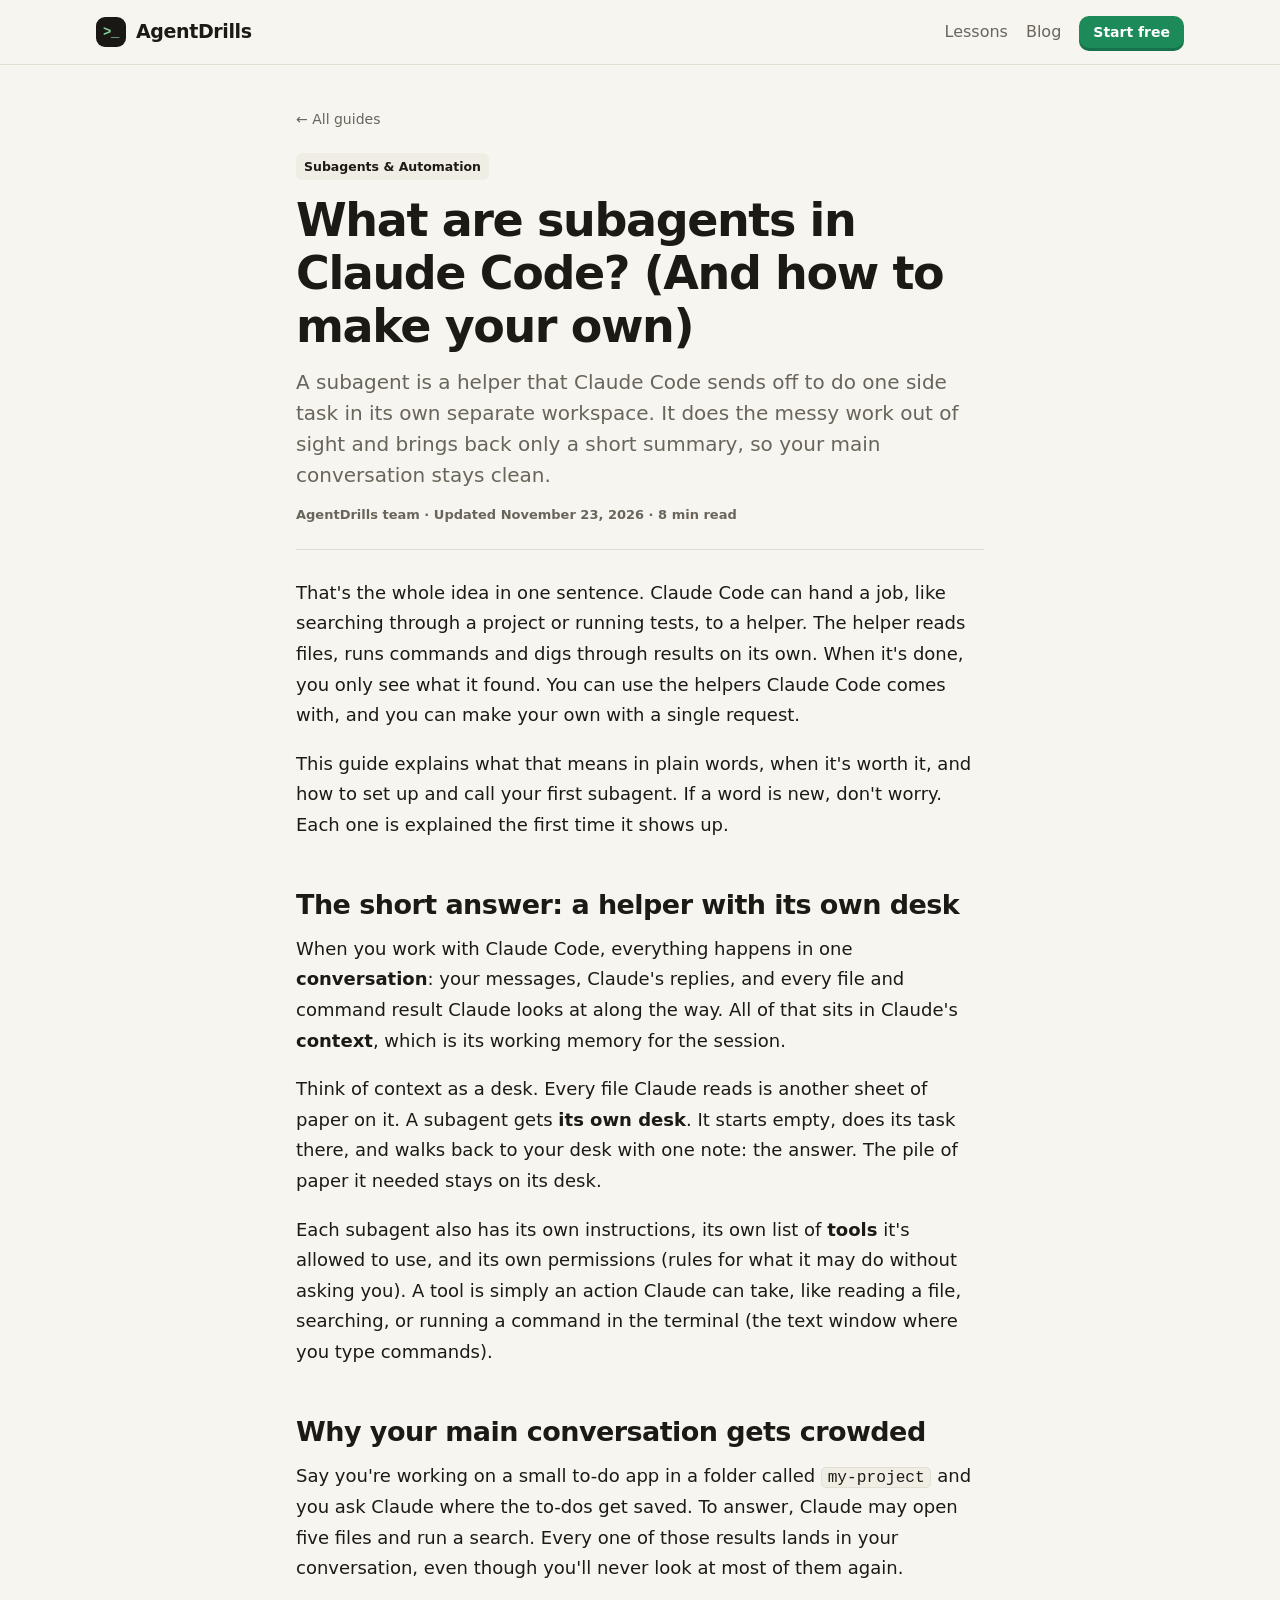
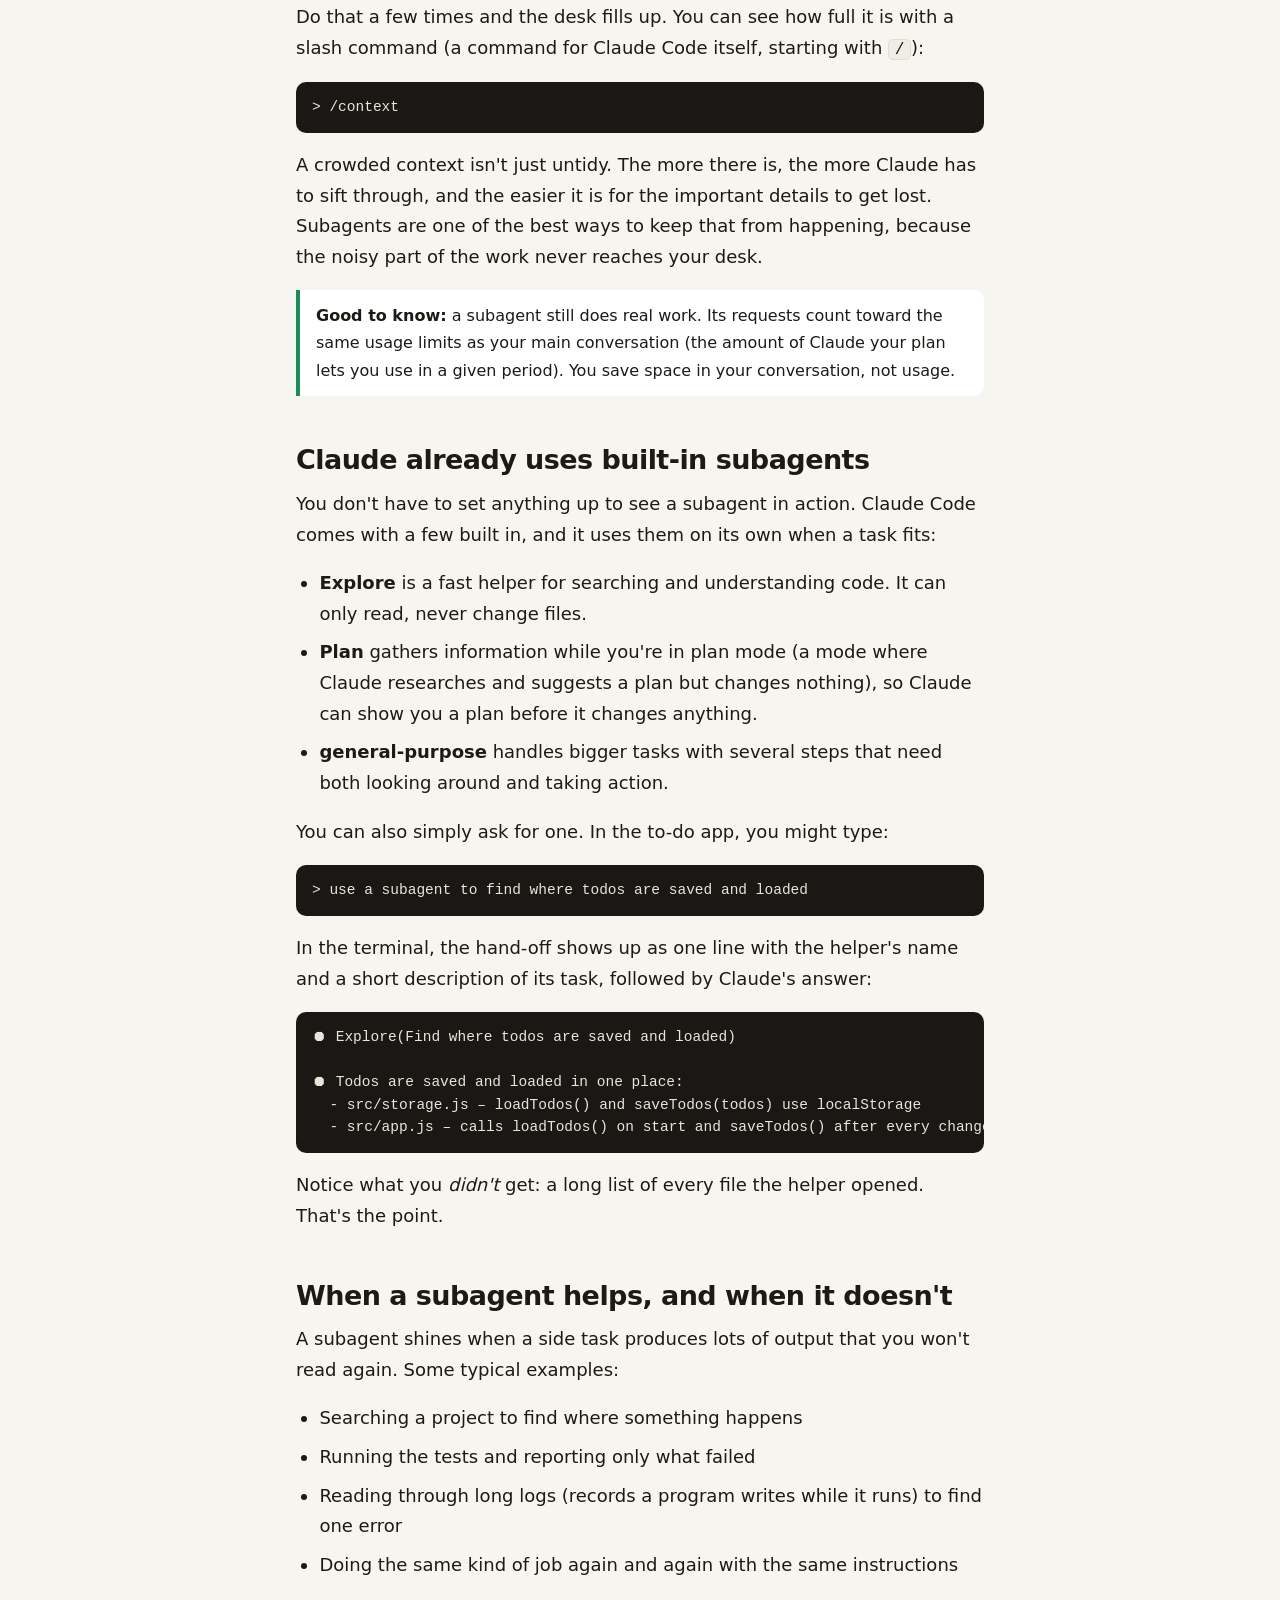
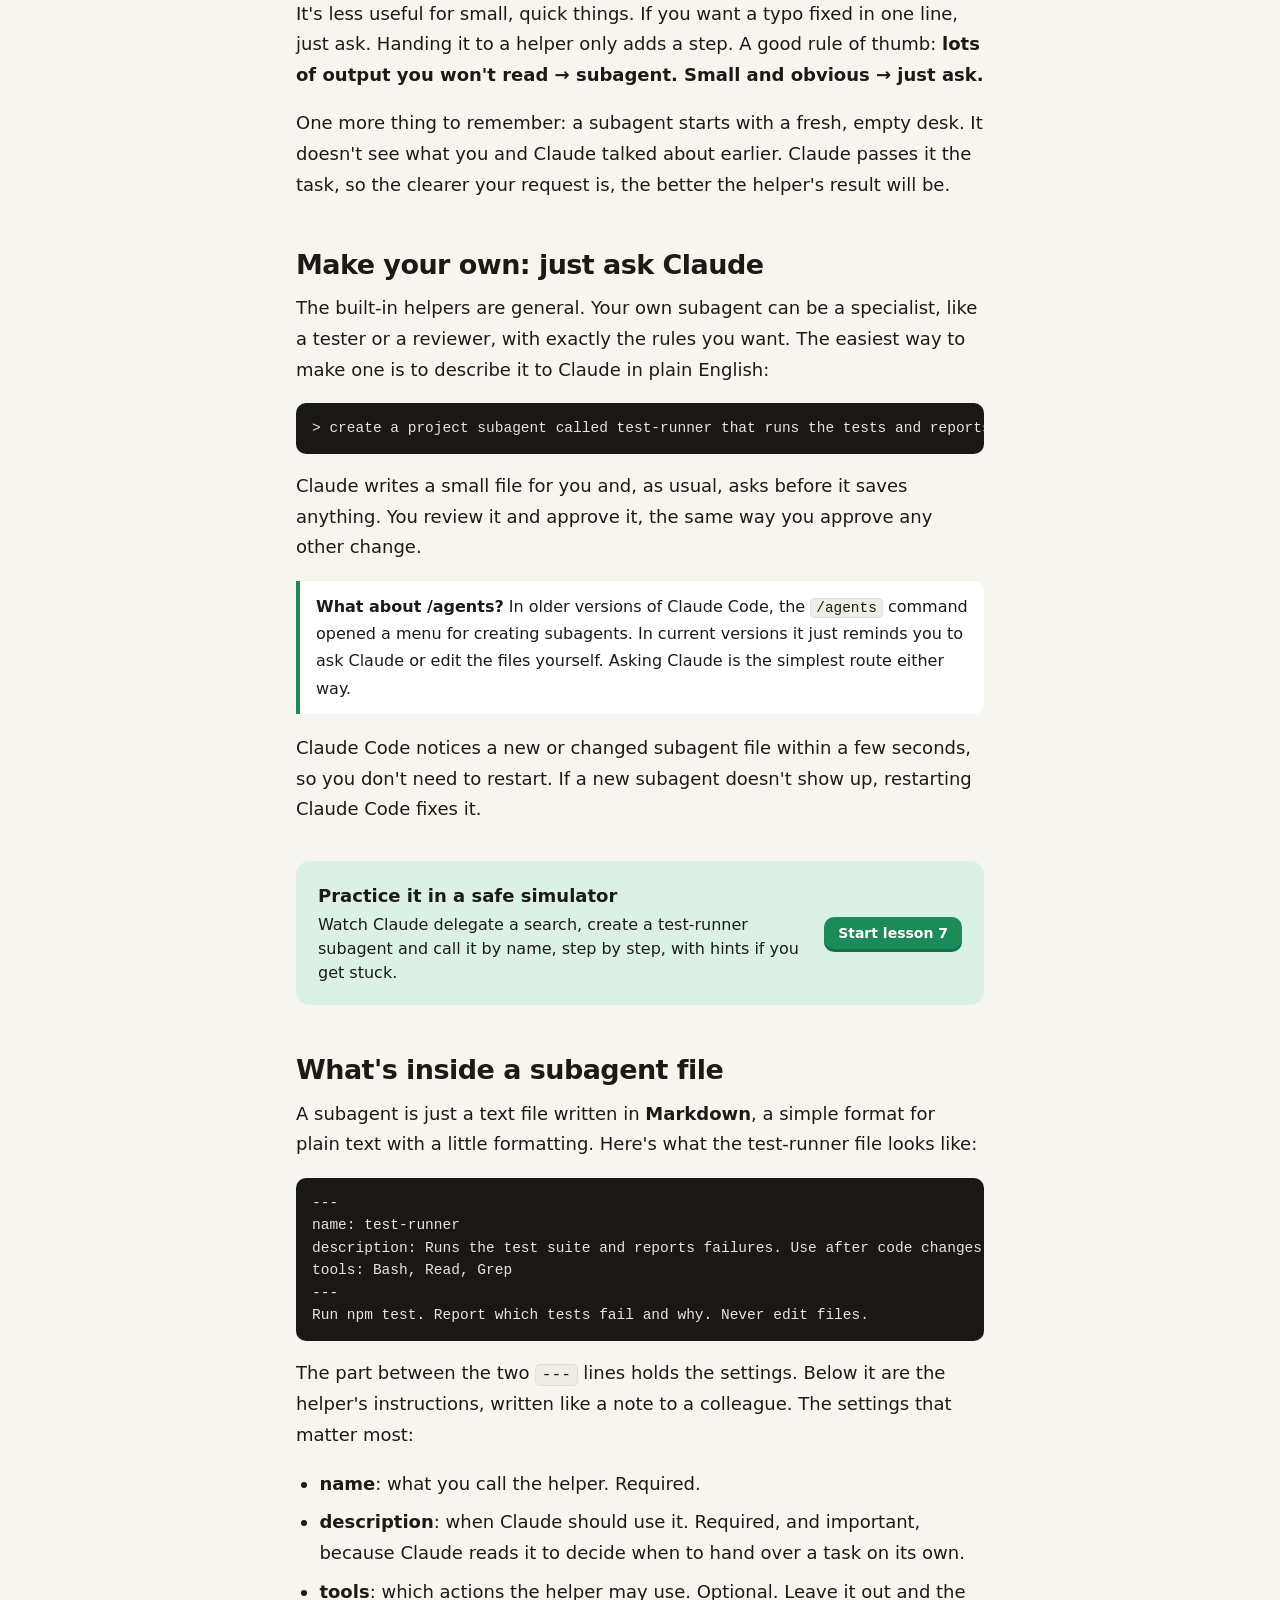
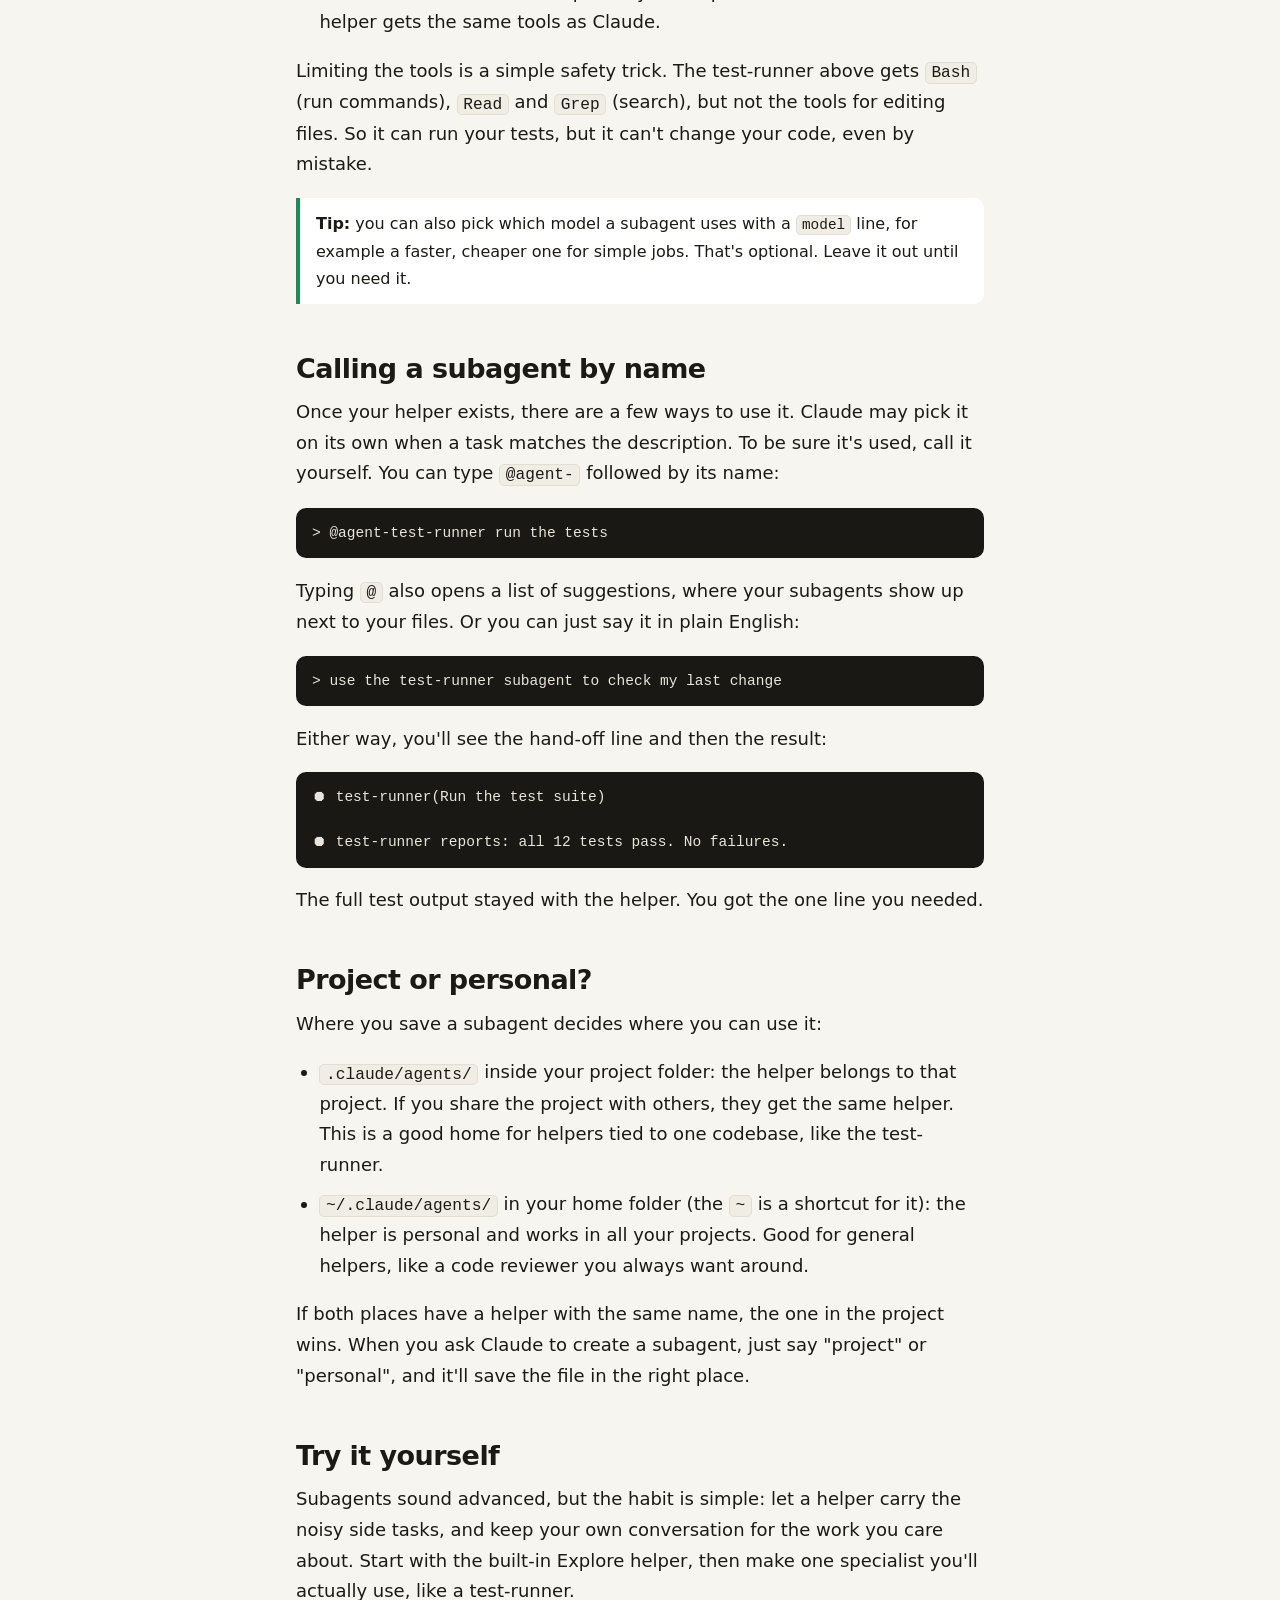
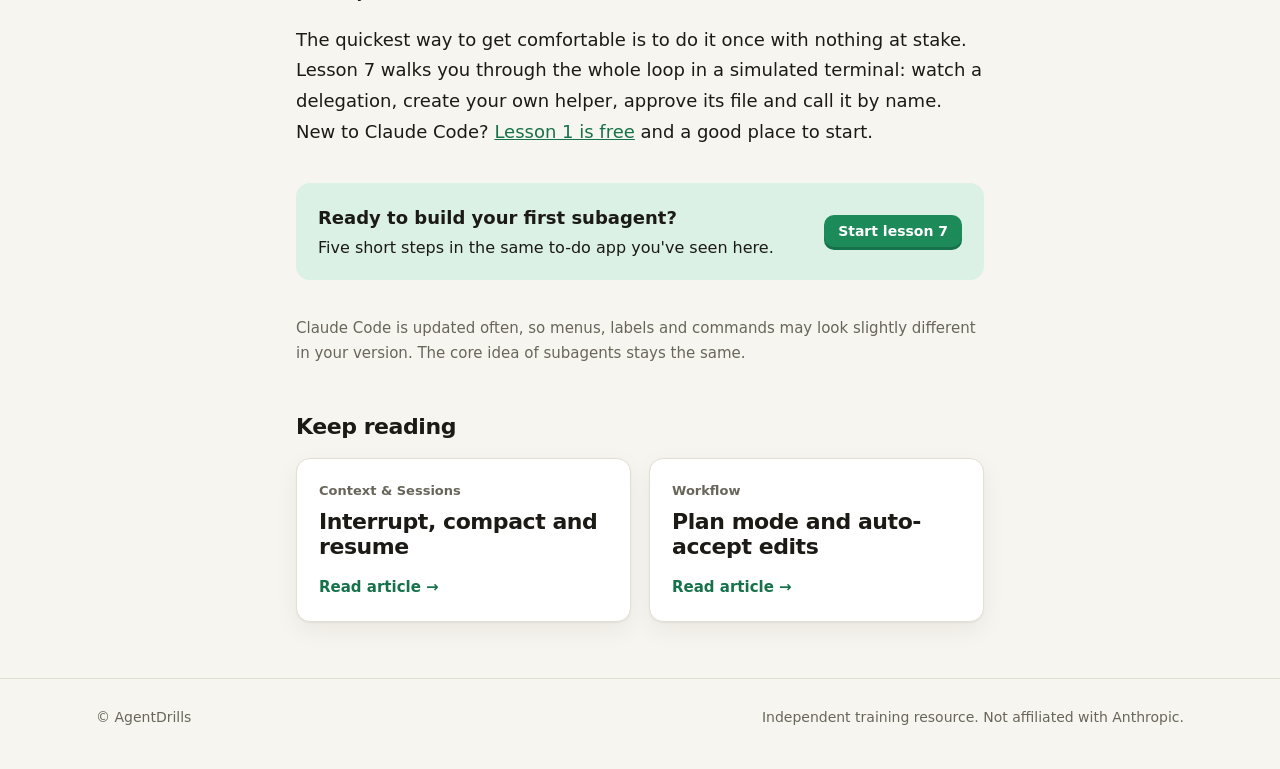
<file: blog/what-are-claude-code-subagents.html>
<!doctype html>
<html lang="en">
<head>
  <!-- Sources (checked 2026-11-23): https://code.claude.com/docs/en/sub-agents -->
  <meta charset="utf-8">
  <link rel="icon" href="data:,">
  <meta name="viewport" content="width=device-width, initial-scale=1">
  <title>What Are Claude Code Subagents? How to Create and Use Them · AgentDrills</title>
  <meta name="description" content="Subagents are helpers Claude Code sends off to do a side task in their own context. Learn when to use them and how to create and call your own.">
  <link rel="stylesheet" href="../css/styles.css">
</head>
<body>
  <nav class="nav">
    <div class="wrap">
      <a class="brand" href="../index.html"><span class="brand-mark">&gt;_</span>AgentDrills</a>
      <div class="nav-links">
        <a href="../index.html#curriculum">Lessons</a>
        <a href="index.html">Blog</a>
        <a class="btn small" href="../learn.html">Start free</a>
      </div>
    </div>
  </nav>

  <article class="article">
    <div class="crumbs"><a href="index.html">← All guides</a></div>
    <span class="tag cat">Subagents &amp; Automation</span>
    <h1>What are subagents in Claude Code? (And how to make your own)</h1>
    <p class="dek">A subagent is a helper that Claude Code sends off to do one side task in its own separate workspace. It does the messy work out of sight and brings back only a short summary, so your main conversation stays clean.</p>
    <p class="post-meta">AgentDrills team · Updated November 23, 2026 · 8 min read</p>

    <div class="article-body">
      <p>That's the whole idea in one sentence. Claude Code can hand a job, like searching through a project or running tests, to a helper. The helper reads files, runs commands and digs through results on its own. When it's done, you only see what it found. You can use the helpers Claude Code comes with, and you can make your own with a single request.</p>
      <p>This guide explains what that means in plain words, when it's worth it, and how to set up and call your first subagent. If a word is new, don't worry. Each one is explained the first time it shows up.</p>

      <h2>The short answer: a helper with its own desk</h2>
      <p>When you work with Claude Code, everything happens in one <b>conversation</b>: your messages, Claude's replies, and every file and command result Claude looks at along the way. All of that sits in Claude's <b>context</b>, which is its working memory for the session.</p>
      <p>Think of context as a desk. Every file Claude reads is another sheet of paper on it. A subagent gets <b>its own desk</b>. It starts empty, does its task there, and walks back to your desk with one note: the answer. The pile of paper it needed stays on its desk.</p>
      <p>Each subagent also has its own instructions, its own list of <b>tools</b> it's allowed to use, and its own permissions (rules for what it may do without asking you). A tool is simply an action Claude can take, like reading a file, searching, or running a command in the terminal (the text window where you type commands).</p>

      <h2>Why your main conversation gets crowded</h2>
      <p>Say you're working on a small to-do app in a folder called <code>my-project</code> and you ask Claude where the to-dos get saved. To answer, Claude may open five files and run a search. Every one of those results lands in your conversation, even though you'll never look at most of them again.</p>
      <p>Do that a few times and the desk fills up. You can see how full it is with a slash command (a command for Claude Code itself, starting with <code>/</code>):</p>
      <pre><code>&gt; /context</code></pre>
      <p>A crowded context isn't just untidy. The more there is, the more Claude has to sift through, and the easier it is for the important details to get lost. Subagents are one of the best ways to keep that from happening, because the noisy part of the work never reaches your desk.</p>
      <div class="note"><b>Good to know:</b> a subagent still does real work. Its requests count toward the same usage limits as your main conversation (the amount of Claude your plan lets you use in a given period). You save space in your conversation, not usage.</div>

      <h2>Claude already uses built-in subagents</h2>
      <p>You don't have to set anything up to see a subagent in action. Claude Code comes with a few built in, and it uses them on its own when a task fits:</p>
      <ul>
        <li><b>Explore</b> is a fast helper for searching and understanding code. It can only read, never change files.</li>
        <li><b>Plan</b> gathers information while you're in plan mode (a mode where Claude researches and suggests a plan but changes nothing), so Claude can show you a plan before it changes anything.</li>
        <li><b>general-purpose</b> handles bigger tasks with several steps that need both looking around and taking action.</li>
      </ul>
      <p>You can also simply ask for one. In the to-do app, you might type:</p>
      <pre><code>&gt; use a subagent to find where todos are saved and loaded</code></pre>
      <p>In the terminal, the hand-off shows up as one line with the helper's name and a short description of its task, followed by Claude's answer:</p>
      <pre><code>⏺ Explore(Find where todos are saved and loaded)

⏺ Todos are saved and loaded in one place:
  - src/storage.js – loadTodos() and saveTodos(todos) use localStorage
  - src/app.js – calls loadTodos() on start and saveTodos() after every change</code></pre>
      <p>Notice what you <i>didn't</i> get: a long list of every file the helper opened. That's the point.</p>

      <h2>When a subagent helps, and when it doesn't</h2>
      <p>A subagent shines when a side task produces lots of output that you won't read again. Some typical examples:</p>
      <ul>
        <li>Searching a project to find where something happens</li>
        <li>Running the tests and reporting only what failed</li>
        <li>Reading through long logs (records a program writes while it runs) to find one error</li>
        <li>Doing the same kind of job again and again with the same instructions</li>
      </ul>
      <p>It's less useful for small, quick things. If you want a typo fixed in one line, just ask. Handing it to a helper only adds a step. A good rule of thumb: <b>lots of output you won't read → subagent. Small and obvious → just ask.</b></p>
      <p>One more thing to remember: a subagent starts with a fresh, empty desk. It doesn't see what you and Claude talked about earlier. Claude passes it the task, so the clearer your request is, the better the helper's result will be.</p>

      <h2>Make your own: just ask Claude</h2>
      <p>The built-in helpers are general. Your own subagent can be a specialist, like a tester or a reviewer, with exactly the rules you want. The easiest way to make one is to describe it to Claude in plain English:</p>
      <pre><code>&gt; create a project subagent called test-runner that runs the tests and reports failures</code></pre>
      <p>Claude writes a small file for you and, as usual, asks before it saves anything. You review it and approve it, the same way you approve any other change.</p>
      <div class="note"><b>What about /agents?</b> In older versions of Claude Code, the <code>/agents</code> command opened a menu for creating subagents. In current versions it just reminds you to ask Claude or edit the files yourself. Asking Claude is the simplest route either way.</div>
      <p>Claude Code notices a new or changed subagent file within a few seconds, so you don't need to restart. If a new subagent doesn't show up, restarting Claude Code fixes it.</p>

      <div class="callout">
        <div><b>Practice it in a safe simulator</b><p>Watch Claude delegate a search, create a test-runner subagent and call it by name, step by step, with hints if you get stuck.</p></div>
        <a class="btn small" href="../lesson.html?id=subagents">Start lesson 7</a>
      </div>

      <h2>What's inside a subagent file</h2>
      <p>A subagent is just a text file written in <b>Markdown</b>, a simple format for plain text with a little formatting. Here's what the test-runner file looks like:</p>
      <pre><code>---
name: test-runner
description: Runs the test suite and reports failures. Use after code changes.
tools: Bash, Read, Grep
---
Run npm test. Report which tests fail and why. Never edit files.</code></pre>
      <p>The part between the two <code>---</code> lines holds the settings. Below it are the helper's instructions, written like a note to a colleague. The settings that matter most:</p>
      <ul>
        <li><b>name</b>: what you call the helper. Required.</li>
        <li><b>description</b>: when Claude should use it. Required, and important, because Claude reads it to decide when to hand over a task on its own.</li>
        <li><b>tools</b>: which actions the helper may use. Optional. Leave it out and the helper gets the same tools as Claude.</li>
      </ul>
      <p>Limiting the tools is a simple safety trick. The test-runner above gets <code>Bash</code> (run commands), <code>Read</code> and <code>Grep</code> (search), but not the tools for editing files. So it can run your tests, but it can't change your code, even by mistake.</p>
      <div class="note"><b>Tip:</b> you can also pick which model a subagent uses with a <code>model</code> line, for example a faster, cheaper one for simple jobs. That's optional. Leave it out until you need it.</div>

      <h2>Calling a subagent by name</h2>
      <p>Once your helper exists, there are a few ways to use it. Claude may pick it on its own when a task matches the description. To be sure it's used, call it yourself. You can type <code>@agent-</code> followed by its name:</p>
      <pre><code>&gt; @agent-test-runner run the tests</code></pre>
      <p>Typing <code>@</code> also opens a list of suggestions, where your subagents show up next to your files. Or you can just say it in plain English:</p>
      <pre><code>&gt; use the test-runner subagent to check my last change</code></pre>
      <p>Either way, you'll see the hand-off line and then the result:</p>
      <pre><code>⏺ test-runner(Run the test suite)

⏺ test-runner reports: all 12 tests pass. No failures.</code></pre>
      <p>The full test output stayed with the helper. You got the one line you needed.</p>

      <h2>Project or personal?</h2>
      <p>Where you save a subagent decides where you can use it:</p>
      <ul>
        <li><code>.claude/agents/</code> inside your project folder: the helper belongs to that project. If you share the project with others, they get the same helper. This is a good home for helpers tied to one codebase, like the test-runner.</li>
        <li><code>~/.claude/agents/</code> in your home folder (the <code>~</code> is a shortcut for it): the helper is personal and works in all your projects. Good for general helpers, like a code reviewer you always want around.</li>
      </ul>
      <p>If both places have a helper with the same name, the one in the project wins. When you ask Claude to create a subagent, just say "project" or "personal", and it'll save the file in the right place.</p>

      <h2>Try it yourself</h2>
      <p>Subagents sound advanced, but the habit is simple: let a helper carry the noisy side tasks, and keep your own conversation for the work you care about. Start with the built-in Explore helper, then make one specialist you'll actually use, like a test-runner.</p>
      <p>The quickest way to get comfortable is to do it once with nothing at stake. Lesson 7 walks you through the whole loop in a simulated terminal: watch a delegation, create your own helper, approve its file and call it by name. New to Claude Code? <a href="../lesson.html?id=start-session">Lesson 1 is free</a> and a good place to start.</p>
      <div class="callout">
        <div><b>Ready to build your first subagent?</b><p>Five short steps in the same to-do app you've seen here.</p></div>
        <a class="btn small" href="../lesson.html?id=subagents">Start lesson 7</a>
      </div>

      <p class="muted" style="font-size:15px">Claude Code is updated often, so menus, labels and commands may look slightly different in your version. The core idea of subagents stays the same.</p>
    </div>
  </article>

  <section class="related">
    <h2>Keep reading</h2>
    <div class="post-list">
      <a class="post-card" href="claude-code-context-and-sessions.html"><span class="post-meta">Context &amp; Sessions</span><h2>Interrupt, compact and resume</h2><span class="more">Read article →</span></a>
      <a class="post-card" href="claude-code-plan-mode.html"><span class="post-meta">Workflow</span><h2>Plan mode and auto-accept edits</h2><span class="more">Read article →</span></a>
    </div>
  </section>

  <footer class="footer">
    <div class="wrap">
      <span>© AgentDrills</span>
      <span>Independent training resource. Not affiliated with Anthropic.</span>
    </div>
  </footer>
</body>
</html>
</file>
<file: css/styles.css>
/* ==========================================================================
   AgentDrills – design tokens
   ========================================================================== */
:root {
  --bg: #f7f5ef;
  --surface: #ffffff;
  --surface-2: #f0ede4;
  --text: #1c1a15;
  --muted: #69655a;
  --border: #e3ded2;
  --accent: #1d8a5a;
  --accent-strong: #16724a;
  --accent-soft: #dcf1e6;
  --accent-ink: #ffffff;
  --warn: #b4441c;
  --warn-soft: #fbe6dc;
  --gold: #e3a21a;
  --locked: #b9b4a8;
  --shadow: 0 1px 2px rgba(30, 25, 10, .06), 0 8px 24px rgba(30, 25, 10, .06);

  /* Terminal stays dark in both themes */
  --term-bg: #191814;
  --term-bar: #24221d;
  --term-text: #e9e5da;
  --term-dim: #8b8678;
  --term-faint: #5c584e;
  --term-accent: #e39a6d;
  --term-green: #86cf9c;
  --term-red: #f08a84;
  --term-blue: #8fb8f2;
  --term-purple: #c3a6f2;
  --term-user-bg: #2b2923;
  --term-add-bg: rgba(110, 200, 140, .14);
  --term-rem-bg: rgba(240, 120, 110, .14);

  --radius: 14px;
  --radius-sm: 8px;
  --font: ui-sans-serif, system-ui, -apple-system, "Segoe UI", Roboto, "Helvetica Neue", Arial, sans-serif;
  --mono: ui-monospace, "SF Mono", SFMono-Regular, Menlo, Consolas, "Liberation Mono", monospace;
  color-scheme: light;
}

@media (prefers-color-scheme: dark) {
  :root:not([data-theme="light"]) {
    --bg: #12110e;
    --surface: #1b1a16;
    --surface-2: #24221d;
    --text: #ece8dd;
    --muted: #a19c8f;
    --border: #2f2c26;
    --accent: #34b27a;
    --accent-strong: #4cc68f;
    --accent-soft: #173a2a;
    --accent-ink: #0d1a13;
    --warn: #f0875c;
    --warn-soft: #3a2117;
    --locked: #5a564d;
    --shadow: 0 1px 2px rgba(0, 0, 0, .3), 0 8px 24px rgba(0, 0, 0, .3);
    color-scheme: dark;
  }
}
:root[data-theme="dark"] {
  --bg: #12110e;
  --surface: #1b1a16;
  --surface-2: #24221d;
  --text: #ece8dd;
  --muted: #a19c8f;
  --border: #2f2c26;
  --accent: #34b27a;
  --accent-strong: #4cc68f;
  --accent-soft: #173a2a;
  --accent-ink: #0d1a13;
  --warn: #f0875c;
  --warn-soft: #3a2117;
  --locked: #5a564d;
  --shadow: 0 1px 2px rgba(0, 0, 0, .3), 0 8px 24px rgba(0, 0, 0, .3);
  color-scheme: dark;
}

/* ==========================================================================
   Base
   ========================================================================== */
*, *::before, *::after { box-sizing: border-box; }
html { -webkit-text-size-adjust: 100%; }
body {
  margin: 0;
  background: var(--bg);
  color: var(--text);
  font: 16px/1.55 var(--font);
  overflow-x: hidden;
}
a { color: var(--accent-strong); }
code {
  font-family: var(--mono);
  font-size: .9em;
  background: var(--surface-2);
  border: 1px solid var(--border);
  border-radius: 5px;
  padding: .05em .35em;
}
h1, h2, h3 { line-height: 1.15; letter-spacing: -.02em; margin: 0 0 .5em; }
p { margin: 0 0 1em; }
.wrap { max-width: 1120px; margin: 0 auto; padding: 0 16px; }
.muted { color: var(--muted); }
[hidden] { display: none !important; }

.btn {
  display: inline-flex; align-items: center; justify-content: center; gap: .5em;
  font: 600 16px/1 var(--font);
  padding: 14px 22px;
  border-radius: 12px;
  border: 0;
  cursor: pointer;
  text-decoration: none;
  background: var(--accent);
  color: var(--accent-ink);
  box-shadow: 0 3px 0 var(--accent-strong);
  transition: transform .08s ease, box-shadow .08s ease, background .15s;
}
.btn:hover { background: var(--accent-strong); }
.btn:active { transform: translateY(2px); box-shadow: 0 1px 0 var(--accent-strong); }
.btn.secondary {
  background: var(--surface); color: var(--text);
  border: 1px solid var(--border); box-shadow: 0 3px 0 var(--border);
}
.btn.secondary:hover { background: var(--surface-2); }
.btn.small { padding: 9px 14px; font-size: 14px; border-radius: 10px; }
.btn:focus-visible, button:focus-visible, a:focus-visible { outline: 3px solid var(--accent); outline-offset: 2px; }

/* Top navigation */
.nav { border-bottom: 1px solid var(--border); background: var(--bg); position: sticky; top: 0; z-index: 20; }
.nav .wrap { display: flex; align-items: center; justify-content: space-between; height: 64px; gap: 12px; }
.brand { display: flex; align-items: center; gap: 10px; font-weight: 800; font-size: 19px; color: var(--text); text-decoration: none; letter-spacing: -.02em; }
.brand-mark {
  width: 30px; height: 30px; border-radius: 9px; background: var(--term-bg);
  color: var(--term-green); display: grid; place-items: center;
  font: 700 14px/1 var(--mono);
}
.nav-links { display: flex; align-items: center; gap: 18px; }
.nav-links a:not(.btn) { color: var(--muted); text-decoration: none; font-weight: 500; }
.nav-links a:not(.btn):hover { color: var(--text); }
@media (max-width: 640px) { .nav-links a:not(.btn) { display: none; } }

.stat-pills { display: flex; gap: 8px; }
.pill {
  display: inline-flex; align-items: center; gap: 6px;
  padding: 6px 12px; border-radius: 999px;
  background: var(--surface); border: 1px solid var(--border);
  font-weight: 700; font-size: 14px; white-space: nowrap;
}
.pill .ico { font-size: 15px; }
/* Small phones: tighten the nav pills so logo + 3 pills fit in 375 px */
@media (max-width: 400px) {
  .stat-pills { gap: 6px; }
  .stat-pills .pill { padding: 6px 9px; }
}

/* ==========================================================================
   Terminal
   ========================================================================== */
.term {
  background: var(--term-bg);
  color: var(--term-text);
  border-radius: var(--radius);
  overflow: hidden;
  box-shadow: 0 20px 50px rgba(0, 0, 0, .22);
  display: flex; flex-direction: column;
  font: 13.5px/1.5 var(--mono);
  min-height: 0;
}
.term-bar { display: flex; align-items: center; gap: 7px; padding: 10px 14px; background: var(--term-bar); flex: none; }
.term-bar .dot { width: 11px; height: 11px; border-radius: 50%; background: #4a463d; }
.term-bar .dot.r { background: #ec6a5e; } .term-bar .dot.y { background: #f4bf4f; } .term-bar .dot.g { background: #61c554; }
.term-title { flex: 1; text-align: center; color: var(--term-dim); font-size: 12px; margin-right: 40px; overflow: hidden; text-overflow: ellipsis; white-space: nowrap; }
.term-body { flex: 1; overflow-y: auto; overflow-x: hidden; padding: 14px 16px 12px; min-height: 0; scroll-behavior: smooth; }
.term-body:focus { outline: none; }
.term-log > div { white-space: pre-wrap; word-break: break-word; }
.term-log .gap { margin-top: 10px; }
.t-dim { color: var(--term-dim); }
.t-faint { color: var(--term-faint); }
.t-accent { color: var(--term-accent); }
.t-green { color: var(--term-green); }
.t-red { color: var(--term-red); }
.t-blue { color: var(--term-blue); }
.t-purple { color: var(--term-purple); }
.t-bold { font-weight: 700; }
.term code { background: none; border: 0; padding: 0; color: var(--term-blue); font-size: 1em; }
.term b { color: #fff; }

.t-ps { color: var(--term-green); }
.t-ps .cwd { color: var(--term-blue); }

.t-user { background: var(--term-user-bg); border-radius: 4px; padding: 2px 8px; margin: 12px 0 6px; color: #f3efe4; }
.t-msg { display: grid; grid-template-columns: 1.6em 1fr; margin-top: 10px; }
.t-msg .bul { color: var(--term-text); }
.t-msg.tool .bul { color: var(--term-green); }
.t-msg.tool.err .bul { color: var(--term-red); }
.t-msg.tool.bash .bul { color: var(--term-green); }
.t-msg p { margin: 0 0 .35em; }
.t-msg p:last-child { margin-bottom: 0; }
.t-out { display: grid; grid-template-columns: 1.6em 1.8em 1fr; color: var(--term-dim); }
.t-out .elb { color: var(--term-faint); }

.t-welcome {
  border: 1px solid var(--term-accent); border-radius: 8px;
  padding: 10px 14px; margin: 4px 0 8px; display: inline-block; max-width: 100%;
}
.t-welcome .w-title { color: var(--term-text); }
.t-welcome .w-title .star { color: var(--term-accent); }

.t-diff { margin: 4px 0 2px 3.4em; border-radius: 4px; overflow: hidden; font-size: 12.5px; }
.t-diff .dl { display: grid; grid-template-columns: 2.6em 1.3em 1fr; padding: 0 6px 0 0; white-space: pre-wrap; word-break: break-word; }
.t-diff .ln { color: var(--term-faint); text-align: right; padding-right: 8px; }
.t-diff .add { background: var(--term-add-bg); }
.t-diff .add .sg { color: var(--term-green); }
.t-diff .rem { background: var(--term-rem-bg); }
.t-diff .rem .sg { color: var(--term-red); }

.t-pre { color: var(--term-text); margin-top: 2px; }

/* Live area: spinner etc. */
.term-live { min-height: 0; }
.t-spin { display: flex; gap: 8px; margin-top: 10px; color: var(--term-accent); }
.t-spin .lbl { color: var(--term-accent); }
.t-spin .meta { color: var(--term-dim); }

/* Input */
.term-inputwrap { position: relative; margin-top: 8px; }
.term-line { display: flex; align-items: center; gap: 8px; cursor: text; }
.term-ps { color: var(--term-green); white-space: nowrap; flex: none; }
.term-ps .cwd { color: var(--term-blue); }
.term-input {
  flex: 1; min-width: 0;
  background: transparent; border: 0; outline: none;
  color: var(--term-text); caret-color: var(--term-accent);
  font: inherit; padding: 3px 0;
}
.term-input::placeholder { color: var(--term-faint); }
.term-input[readonly] { caret-color: transparent; }
.term-inputwrap.claude .term-line {
  border: 1px solid #57534a; border-radius: 8px; padding: 6px 10px;
}
.term-inputwrap.claude .term-ps { color: var(--term-text); }
.term-inputwrap.claude.busy .term-line { border-color: #3d3a33; }
.term-inputwrap.shell.busy .term-line { visibility: hidden; height: 0; overflow: hidden; }
.term-footer { display: none; justify-content: space-between; gap: 10px; padding: 4px 4px 0; font-size: 12px; color: var(--term-dim); }
.term-inputwrap.claude .term-footer { display: flex; }
.m-accept { color: var(--term-purple); }
.m-plan { color: var(--term-blue); }

.term-shake { animation: shake .35s; }
@keyframes shake {
  20% { transform: translateX(-6px); } 40% { transform: translateX(5px); }
  60% { transform: translateX(-3px); } 80% { transform: translateX(2px); }
}

/* Autocomplete popup */
.term-popup { padding: 6px 0 2px 12px; font-size: 12.5px; }
.term-popup .pi { display: grid; grid-template-columns: minmax(9em, auto) 1fr; gap: 14px; color: var(--term-dim); padding: 0 4px; cursor: pointer; }
.term-popup .pi.sel { color: var(--term-purple); }
.term-popup .pi.sel .pn { color: var(--term-purple); }
.term-popup .pn { color: var(--term-text); }
.term-popup .hint { color: var(--term-faint); padding-top: 2px; }

/* Permission / choice menu */
.term-menu { border: 1px solid #6e6a5e; border-radius: 8px; padding: 10px 14px; margin-top: 10px; }
.term-menu .mt { color: var(--term-accent); font-weight: 700; margin-bottom: 6px; }
.term-menu .mb { margin: 6px 0 8px; padding: 6px 10px; border: 1px solid #3a372f; border-radius: 6px; white-space: pre-wrap; word-break: break-word; }
.term-menu .mq { margin: 6px 0 4px; }
.term-menu .opt {
  display: grid; grid-template-columns: 1.4em 1fr; width: 100%;
  background: none; border: 0; color: var(--term-text); font: inherit; text-align: left;
  padding: 1px 0; cursor: pointer; border-radius: 4px;
}
.term-menu .opt .car { color: transparent; }
.term-menu .opt.sel { color: var(--term-blue); }
.term-menu .opt.sel .car { color: var(--term-blue); }
.term-menu .opt:hover { background: rgba(255,255,255,.04); }
.term-menu .opt.reveal { outline: 1px dashed var(--term-green); }
.term-menu .mf { color: var(--term-faint); font-size: 12px; margin-top: 6px; }

/* ==========================================================================
   Lesson player
   ========================================================================== */
.lesson-top { display: flex; align-items: center; gap: 14px; height: 64px; }
.lesson-top .back { display: inline-flex; align-items: center; justify-content: center; gap: 4px; min-width: 44px; min-height: 44px; color: var(--muted); text-decoration: none; font-weight: 600; white-space: nowrap; }
.lesson-top .back:hover { color: var(--text); }
.bar { flex: 1; height: 14px; background: var(--surface-2); border-radius: 999px; overflow: hidden; border: 1px solid var(--border); }
.bar > span { display: block; height: 100%; width: 0; background: var(--accent); border-radius: 999px; transition: width .5s cubic-bezier(.2,.8,.2,1); }

.lesson {
  display: grid; grid-template-columns: minmax(300px, 400px) 1fr; gap: 24px;
  padding-bottom: 24px; align-items: start;
}
/* Keep the lesson hidden until the first step is drawn, so nothing jumps while it loads.
   Safety net: it shows after 1.5 s anyway (a 0 s animation, kept even with reduced motion). */
.lesson { visibility: hidden; animation: lesson-reveal 0s 1.5s forwards !important; }
.lesson-ready .lesson { visibility: visible; }
@keyframes lesson-reveal { to { visibility: visible; } }
.panel {
  background: var(--surface); border: 1px solid var(--border);
  border-radius: var(--radius); padding: 24px; box-shadow: var(--shadow);
  position: sticky; top: 16px;
}
.eyebrow { text-transform: uppercase; letter-spacing: .08em; font-size: 12px; font-weight: 700; color: var(--muted); margin-bottom: 6px; }
.panel h1 { font-size: 24px; }
.step-count { font-size: 13px; color: var(--muted); font-weight: 600; margin: 16px 0 6px; }
.step-text { font-size: 17px; }
.step-text p:last-child { margin-bottom: 0; }
.coach {
  margin-top: 18px; padding: 12px 14px; border-radius: 12px;
  display: grid; grid-template-columns: 28px 1fr; gap: 10px; align-items: start;
  animation: pop .25s ease;
}
.coach .face { font-size: 22px; line-height: 1; }
.coach.ok { background: var(--accent-soft); }
.coach.bad { background: var(--warn-soft); }
.coach.info { background: var(--surface-2); }
.coach b { display: block; margin-bottom: 2px; }
@keyframes pop { from { transform: scale(.97); opacity: 0; } to { transform: none; opacity: 1; } }
.panel-actions { margin-top: 14px; display: flex; gap: 10px; flex-wrap: wrap; }
.linkbtn { background: none; border: 0; padding: 0; color: var(--accent-strong); font: 600 14px var(--font); cursor: pointer; text-decoration: underline; }

.choices { display: grid; gap: 10px; margin-top: 16px; }
.choice {
  text-align: left; font: 500 15px/1.4 var(--font); color: var(--text);
  background: var(--surface); border: 2px solid var(--border); border-bottom-width: 4px;
  border-radius: 12px; padding: 12px 14px; cursor: pointer;
}
.choice:hover { background: var(--surface-2); }
.choice.right { border-color: var(--accent); background: var(--accent-soft); }
.choice.wrong { border-color: var(--warn); background: var(--warn-soft); }
.choice code { font-size: .88em; }

.stage { min-width: 0; display: flex; flex-direction: column; gap: 10px; }
.stage .term, .stage #term:empty { height: min(640px, calc(100vh - 140px)); min-height: 420px; }
.keybar { display: flex; gap: 8px; justify-content: flex-end; flex-wrap: wrap; }
.kbtn {
  font: 600 13px var(--mono); color: var(--text);
  background: var(--surface); border: 1px solid var(--border); border-bottom-width: 3px;
  border-radius: 8px; padding: 7px 12px; cursor: pointer;
}
.kbtn:hover { background: var(--surface-2); }
.kbtn.pulse { border-color: var(--accent); animation: pulse 1.4s infinite; }
@keyframes pulse { 0%,100% { box-shadow: 0 0 0 0 rgba(29,138,90,.35); } 50% { box-shadow: 0 0 0 6px rgba(29,138,90,0); } }

.xp-float {
  position: fixed; pointer-events: none; font-weight: 800; color: var(--gold);
  font-size: 20px; animation: rise 1s ease forwards; z-index: 50;
}
@keyframes rise { from { opacity: 1; transform: translateY(0); } to { opacity: 0; transform: translateY(-40px); } }

@media (max-width: 860px) {
  .lesson { grid-template-columns: 1fr; gap: 14px; }
  .panel { position: static; padding: 18px; }
  .panel h1 { font-size: 20px; }
  .step-text { font-size: 16px; }
  .stage .term, .stage #term:empty { height: 62vh; min-height: 360px; }
  .term { font-size: 12.5px; }
  .t-diff { margin-left: 0; }
  .keybar { justify-content: stretch; }
  .keybar .kbtn { flex: 1; }
  .lesson-top .back span { display: none; }
}

/* Modal */
.modal { position: fixed; inset: 0; background: rgba(15, 12, 5, .55); display: grid; place-items: center; z-index: 100; padding: 16px; }
.modal-card {
  background: var(--surface); color: var(--text); border-radius: 20px; padding: 32px 28px;
  max-width: 440px; width: 100%; text-align: center; box-shadow: var(--shadow);
  animation: pop .3s ease;
}
.modal-card h2 { font-size: 28px; }
.stars { font-size: 40px; letter-spacing: 6px; margin: 4px 0 12px; }
.stars .off { filter: grayscale(1); opacity: .3; }
.result-row { display: flex; gap: 10px; justify-content: center; margin: 18px 0 24px; flex-wrap: wrap; }
.result { border: 2px solid var(--border); border-radius: 14px; padding: 10px 16px; min-width: 110px; }
.result .v { font-size: 22px; font-weight: 800; }
.result .k { font-size: 12px; text-transform: uppercase; letter-spacing: .06em; color: var(--muted); font-weight: 700; }
.modal-actions { display: grid; gap: 10px; }

/* ==========================================================================
   Dashboard
   ========================================================================== */
.dash { display: grid; grid-template-columns: 1fr 320px; gap: 32px; padding-top: 32px; padding-bottom: 64px; align-items: start; }
.unit-head {
  background: var(--accent); color: var(--accent-ink); border-radius: var(--radius);
  padding: 18px 22px; margin-bottom: 28px; box-shadow: 0 4px 0 var(--accent-strong);
}
.unit-head .eyebrow { color: inherit; opacity: .8; }
.unit-head h2 { margin: 0; font-size: 22px; }
.unit-head.pro { background: var(--term-bg); color: #f3efe4; box-shadow: 0 4px 0 #000; border: 1px solid var(--border); }
.path { display: flex; flex-direction: column; align-items: center; gap: 22px; margin-bottom: 40px; }
.node { display: flex; flex-direction: column; align-items: center; gap: 6px; text-decoration: none; color: var(--text); background: none; border: 0; cursor: pointer; font: inherit; }
.node .disc {
  width: 76px; height: 76px; border-radius: 50%;
  display: grid; place-items: center; font-size: 28px;
  background: var(--accent); color: var(--accent-ink);
  box-shadow: 0 6px 0 var(--accent-strong);
  transition: transform .1s;
}
.node:hover .disc { transform: translateY(-2px); }
.node.done .disc { background: var(--gold); box-shadow: 0 6px 0 #b67f0d; color: #3a2a05; }
.node.locked .disc { background: var(--surface-2); color: var(--locked); box-shadow: 0 6px 0 var(--border); }
.node.next .disc { outline: 4px solid var(--accent-soft); outline-offset: 4px; }
.node .nlabel { font-weight: 700; font-size: 15px; text-align: center; max-width: 200px; }
.node .nstars { font-size: 13px; letter-spacing: 2px; min-height: 1em; }
.node .nstars .off { filter: grayscale(1); opacity: .3; }
.path { --step: 70px; }
.path .node, .path .start-bubble { transform: translateX(calc(var(--x, 0) * var(--step))); }
.start-bubble {
  background: var(--surface); border: 2px solid var(--border); color: var(--accent-strong);
  font-weight: 800; font-size: 13px; text-transform: uppercase; letter-spacing: .06em;
  padding: 6px 12px; border-radius: 10px; margin-bottom: -4px;
}

.side { display: grid; gap: 16px; position: sticky; top: 88px; }
.card { background: var(--surface); border: 1px solid var(--border); border-radius: var(--radius); padding: 20px; box-shadow: var(--shadow); }
.card h3 { font-size: 17px; }
.ring { display: flex; align-items: center; gap: 16px; }
.ring svg { flex: none; }
.ring .big { font-size: 26px; font-weight: 800; }
.goal-list { list-style: none; padding: 0; margin: 0; display: grid; gap: 8px; font-size: 15px; }
.goal-list li { display: flex; justify-content: space-between; gap: 10px; }
@media (max-width: 860px) {
  .dash { grid-template-columns: 1fr; padding-top: 20px; }
  .side { position: static; order: -1; }
  .path { --step: 44px; }
}

/* ==========================================================================
   Landing page
   ========================================================================== */
.hero { padding: 56px 0 40px; }
.hero .wrap { display: grid; grid-template-columns: 1fr 1.1fr; gap: 48px; align-items: center; }
.hero h1 { font-size: clamp(36px, 5.2vw, 58px); letter-spacing: -.035em; }
.hero h1 em { font-style: normal; color: var(--accent-strong); }
.hero .lede { font-size: 19px; color: var(--muted); max-width: 34em; }
.hero-cta { display: flex; gap: 12px; flex-wrap: wrap; margin-top: 24px; }
.hero-note { font-size: 14px; color: var(--muted); margin-top: 14px; }
.hero .term, .hero #demo:empty { height: 440px; }
@media (max-width: 900px) {
  .hero { padding-top: 32px; }
  .hero .wrap { grid-template-columns: 1fr; gap: 28px; }
  .hero .term, .hero #demo:empty { height: 380px; }
}

.tag { font-size: 12px; font-weight: 800; text-transform: uppercase; letter-spacing: .06em; padding: 4px 8px; border-radius: 6px; background: var(--accent-soft); color: var(--accent-strong); white-space: nowrap; }
.tag.pro { background: var(--term-bg); color: #f3efe4; }
.tag.soon { background: var(--surface-2); color: var(--muted); }

.footer { border-top: 1px solid var(--border); padding: 28px 0 40px; color: var(--muted); font-size: 14px; }
.footer .wrap { display: flex; justify-content: space-between; gap: 16px; flex-wrap: wrap; }
.footer a { display: inline-block; padding: 4px 0; min-height: 24px; }

@media (prefers-reduced-motion: reduce) {
  *, *::before, *::after { animation: none !important; transition: none !important; scroll-behavior: auto !important; }
}

/* ==========================================================================
   Blog
   ========================================================================== */
.blog-head { padding: 48px 0 8px; }
.blog-head h1 { font-size: clamp(34px, 4.6vw, 50px); letter-spacing: -.03em; }
.blog-head .intro { font-size: 19px; color: var(--muted); max-width: 40em; }
.post-list { display: grid; grid-template-columns: repeat(2, 1fr); gap: 18px; padding: 24px 0 64px; }
.post-card {
  display: flex; flex-direction: column; gap: 8px;
  background: var(--surface); border: 1px solid var(--border); border-radius: var(--radius);
  padding: 22px; color: var(--text); text-decoration: none; box-shadow: var(--shadow);
  transition: transform .12s ease, border-color .12s;
}
.post-card:hover { transform: translateY(-2px); border-color: var(--accent); }
.post-card h2 { font-size: 21px; margin: 0; }
.post-card p { color: var(--muted); margin: 0; }
.post-meta { font-size: 13px; color: var(--muted); font-weight: 600; }
.post-card .more { margin-top: auto; padding-top: 8px; color: var(--accent-strong); font-weight: 700; font-size: 15px; }
@media (max-width: 760px) { .post-list { grid-template-columns: 1fr; } }

.article { max-width: 720px; margin: 0 auto; padding: 40px 16px 24px; }
.article .crumbs { font-size: 14px; margin-bottom: 18px; }
.article .crumbs a { display: inline-block; padding: 4px 0; min-height: 24px; color: var(--muted); text-decoration: none; }
.article .crumbs a:hover { color: var(--text); }
.article h1 { font-size: clamp(32px, 4.4vw, 46px); letter-spacing: -.03em; margin-bottom: 14px; }
.article .dek { font-size: 20px; color: var(--muted); margin-bottom: 14px; }
.article .post-meta { padding-bottom: 24px; border-bottom: 1px solid var(--border); margin-bottom: 28px; }
.article-body { font-size: 18px; line-height: 1.7; }
.article-body h2 { font-size: 27px; margin: 1.8em 0 .5em; }
.article-body h3 { font-size: 21px; margin: 1.5em 0 .4em; }
.article-body ul, .article-body ol { padding-left: 1.3em; }
.article-body li { margin-bottom: .45em; }
.article-body pre {
  background: var(--term-bg); color: var(--term-text); border-radius: 10px;
  padding: 14px 16px; overflow-x: auto; font: 14.5px/1.55 var(--mono); margin: 0 0 1.2em;
}
.article-body pre code { background: none; border: 0; padding: 0; color: inherit; font-size: inherit; }
.article-body pre .c { color: var(--term-dim); }
kbd {
  font: 600 .82em var(--mono); background: var(--surface); border: 1px solid var(--border);
  border-bottom-width: 2px; border-radius: 5px; padding: .08em .4em; white-space: nowrap;
}
.article-body table { width: 100%; border-collapse: collapse; margin: 0 0 1.4em; font-size: 16px; display: block; overflow-x: auto; }
.article-body th, .article-body td { text-align: left; padding: 9px 12px; border-bottom: 1px solid var(--border); vertical-align: top; }
.article-body th { font-size: 13px; text-transform: uppercase; letter-spacing: .05em; color: var(--muted); }
.callout {
  display: grid; grid-template-columns: 1fr auto; gap: 16px; align-items: center;
  background: var(--accent-soft); border-radius: var(--radius); padding: 20px 22px; margin: 2em 0;
}
.callout b { display: block; font-size: 18px; margin-bottom: 2px; }
.callout p { margin: 0; color: var(--text); font-size: 16px; line-height: 1.5; }
@media (max-width: 600px) { .callout { grid-template-columns: 1fr; } }
.note { border-left: 4px solid var(--accent); background: var(--surface); padding: 12px 16px; border-radius: 0 10px 10px 0; margin: 0 0 1.2em; font-size: 16px; }
.related { max-width: 720px; margin: 0 auto; padding: 8px 16px 56px; }
.related h2 { font-size: 22px; }
.related .post-list { grid-template-columns: 1fr 1fr; padding: 8px 0 0; }
@media (max-width: 600px) { .related .post-list { grid-template-columns: 1fr; } }

/* Blog: topic chips and category tags */
.chips { display: flex; flex-wrap: wrap; gap: 8px; padding: 12px 0 4px; }
.chip {
  font: 600 14px/1 var(--font); color: var(--text); cursor: pointer;
  background: var(--surface); border: 1px solid var(--border); border-radius: 999px;
  padding: 9px 14px; display: inline-flex; gap: 7px; align-items: center;
}
.chip span { color: var(--muted); font-weight: 700; font-size: 12px; }
.chip:hover { border-color: var(--accent); }
.chip.on { background: var(--text); color: var(--bg); border-color: var(--text); }
.chip.on span { color: inherit; opacity: .7; }
.filter-note { font-size: 14px; min-height: 1.4em; margin: 6px 0 0; }
.post-top { display: flex; justify-content: space-between; align-items: center; gap: 10px; flex-wrap: wrap; }
.tag.cat { background: var(--surface-2); color: var(--text); text-transform: none; letter-spacing: 0; font-weight: 700; font-size: 12.5px; }
.post-card.soon { box-shadow: none; border-style: dashed; background: transparent; }
.post-card.soon:hover { transform: none; border-color: var(--border); }
.post-card.soon h2 { color: var(--muted); }
.article .tag.cat { display: inline-block; margin-bottom: 14px; }
@media (min-width: 900px) { .post-list { grid-template-columns: repeat(3, 1fr); } .related .post-list { grid-template-columns: 1fr 1fr; } }

/* ==========================================================================
   Claude Basics: simulated chat (DESIGN.md, approved 23 Nov 2026)
   Follows the page theme (light/dark), unlike the always-dark terminal.
   ========================================================================== */
:root { --ease: cubic-bezier(.2, 0, 0, 1); }
.chat {
  display: flex; position: relative; min-height: 0;
  background: var(--surface); border: 1px solid var(--border);
  border-radius: var(--radius); overflow: hidden;
  box-shadow: 0 10px 30px rgba(30, 25, 10, .08);
  font-size: 15px;
}
.stage .chat { height: min(640px, calc(100vh - 140px)); min-height: 420px; }
.ci { width: 20px; height: 20px; fill: none; stroke: currentColor; stroke-width: 2; stroke-linecap: round; stroke-linejoin: round; flex: none; }

/* Sidebar: always visible on computer, a drawer behind the menu button on mobile */
.chat-side {
  width: 220px; flex: none; display: flex; flex-direction: column; gap: 4px;
  background: var(--surface-2); border-right: 1px solid var(--border);
  padding: 12px; font-size: 14px; overflow-y: auto;
}
.chat-item {
  display: flex; align-items: center; gap: 10px; width: 100%; min-height: 40px; padding: 0 10px;
  border: 0; border-radius: 9px; background: none; color: var(--text);
  font: inherit; text-align: left; cursor: pointer;
}
.chat-item:hover { background: var(--border); }
.chat-item.new { font-weight: 700; }
.chat-item.recent { color: var(--muted); display: block; line-height: 40px; white-space: nowrap; overflow: hidden; text-overflow: ellipsis; }
.chat-close { display: none; width: 44px; min-height: 44px; justify-content: center; padding: 0; }
.chat-sec { font-size: 12px; font-weight: 700; color: var(--muted); margin: 14px 10px 4px; }

.chat-main { flex: 1; min-width: 0; display: flex; flex-direction: column; }
.chat-bar { display: flex; align-items: center; gap: 6px; padding: 6px 8px; border-bottom: 1px solid var(--border); flex: none; min-height: 57px; }
.chat-ibtn {
  width: 44px; height: 44px; display: grid; place-items: center; flex: none;
  border: 0; border-radius: 10px; background: none; color: var(--text); cursor: pointer;
}
.chat-ibtn:hover { background: var(--surface-2); }
.chat-title { flex: 1; min-width: 0; padding-left: 6px; font-weight: 600; font-size: 15px; white-space: nowrap; overflow: hidden; text-overflow: ellipsis; }
.chat-stamp {
  font: 700 10.5px/1 var(--mono); letter-spacing: .1em; color: var(--accent-strong);
  border: 1.5px solid var(--accent); border-radius: 5px; padding: 5px 7px;
  transform: rotate(-3deg); margin-right: 6px; white-space: nowrap;
}

.chat-log { flex: 1; min-height: 0; overflow-y: auto; padding: 16px 14px 8px; display: flex; flex-direction: column; gap: 14px; scroll-behavior: smooth; }
.chat-live { display: none; }
.chat-u {
  align-self: flex-end; max-width: 85%;
  background: var(--surface-2); border-radius: 14px 14px 4px 14px;
  padding: 9px 13px; word-break: break-word;
}
.chat-file {
  display: flex; align-items: center; gap: 8px; width: fit-content; max-width: 100%;
  background: var(--surface); border: 1px solid var(--border); border-radius: 9px;
  padding: 6px 10px; font-size: 13.5px; font-weight: 600; color: var(--text);
}
.chat-u .chat-file { margin-bottom: 6px; }
.chat-cmsg { display: grid; grid-template-columns: 28px 1fr; gap: 10px; }
.chat-ava {
  width: 28px; height: 28px; border-radius: 8px; background: var(--term-bg); color: var(--term-text);
  display: grid; place-items: center; font: 700 13px/1 var(--mono);
}
.chat-ctext { min-width: 0; word-break: break-word; padding-top: 3px; }
.chat-ctext p { margin: 0 0 .5em; }
.chat-ctext ul, .chat-ctext ol { margin: 0 0 .5em; padding-left: 1.3em; }
.chat-ctext > :last-child { margin-bottom: 0; }
.chat-w { opacity: 0; transition: opacity .3s var(--ease); }
.chat-w.on { opacity: 1; }
.chat-acts { display: flex; gap: 2px; margin: 4px 0 0 30px; }
.chat-acts .chat-ibtn { width: 44px; height: 36px; color: var(--muted); }

.chat-comp { flex: none; padding: 8px 12px 10px; }
.chat-box {
  border: 1px solid var(--border); border-radius: 16px; background: var(--surface);
  box-shadow: 0 2px 0 var(--border); padding: 8px 8px 6px 14px;
}
.chat-box:focus-within { border-color: var(--accent); }
.chat-box.shake { animation: shake .35s; }
.chat-attach { margin: 2px 0 6px; }
.chat-box textarea {
  display: block; width: 100%; border: 0; outline: none; resize: none; background: none;
  color: var(--text); font: 15px/1.4 var(--font); padding: 4px 0; min-height: 29px;
}
.chat-box textarea::placeholder { color: var(--muted); }
.chat-tools { display: flex; align-items: center; justify-content: space-between; position: relative; }
.chat-plus { border: 1px solid var(--border); }
.chat-send {
  width: 44px; height: 40px; display: grid; place-items: center;
  border: 0; border-radius: 11px; background: var(--accent); color: var(--accent-ink); cursor: pointer;
  box-shadow: 0 3px 0 var(--accent-strong);
  transition: transform .12s var(--ease), box-shadow .12s var(--ease);
}
.chat-send:active { transform: translateY(2px); box-shadow: 0 1px 0 var(--accent-strong); }
.chat-note { font-size: 11.5px; color: var(--muted); text-align: center; margin: 6px 0 0; line-height: 1.4; }

.chat-pop {
  position: absolute; bottom: 52px; left: 0; z-index: 5; min-width: 230px; max-width: calc(100vw - 64px);
  background: var(--surface); border: 1px solid var(--border); border-radius: 12px;
  box-shadow: 0 10px 30px rgba(30, 25, 10, .14); padding: 6px;
}
.chat-pop button {
  display: flex; align-items: center; gap: 10px; width: 100%; min-height: 44px; padding: 0 10px;
  border: 0; border-radius: 8px; background: none; color: var(--text);
  font: 500 14.5px var(--font); text-align: left; cursor: pointer;
}
.chat-pop button:hover, .chat-pop button:focus-visible { background: var(--accent-soft); }
.chat-pop-h { font-size: 12px; font-weight: 700; color: var(--muted); margin: 4px 10px 4px; }

.chat .pulse { outline: 3px solid var(--accent); outline-offset: 2px; animation: pulse 1.4s infinite; }

@media (min-width: 861px) {
  .chat-menubtn { display: none; }
  .chat-log { padding: 24px 40px 8px; }
  .chat-comp { padding: 8px 40px 14px; }
}
@media (max-width: 860px) {
  .stage .chat { height: 62vh; min-height: 360px; }
  .chat-side {
    position: absolute; inset: 0 auto 0 0; z-index: 6; width: min(260px, 80%);
    transform: translateX(-102%); transition: transform .3s var(--ease);
    box-shadow: 0 10px 30px rgba(30, 25, 10, .14);
  }
  .chat-side.open { transform: none; }
  .chat-close { display: flex; }
}
.track-basics .keybar { display: none; }

/* Dashboard: Claude Basics box above the Claude Code path */
.basics-box {
  background: var(--surface); border: 1px solid var(--border); border-radius: var(--radius);
  box-shadow: 0 3px 0 var(--border); padding: 16px 18px; margin-bottom: 22px;
}
.basics-box .eyebrow { color: var(--accent-strong); }
.basics-box h2 { margin: 0; font-size: 19px; }
.basics-box .meta { color: var(--muted); font-size: 14px; margin: 2px 0 12px; }
.basics-box .foot { display: flex; align-items: center; justify-content: space-between; gap: 12px; flex-wrap: wrap; }
.basics-box .btn { min-height: 44px; }
.bdots { display: flex; gap: 6px; flex-wrap: wrap; }
.bdots span {
  width: 26px; height: 26px; border-radius: 50%; display: grid; place-items: center;
  background: var(--surface-2); border: 1px solid var(--border);
  font-size: 12px; font-weight: 700; color: var(--muted);
}
.bdots span.done { background: var(--accent); border-color: var(--accent); color: var(--accent-ink); }
@media (min-width: 861px) {
  .basics-box { display: grid; grid-template-columns: 1fr auto; align-items: center; gap: 0 24px; padding: 18px 22px; }
  .basics-box .meta { margin-bottom: 0; }
  .basics-box .foot { grid-column: 2; grid-row: 1 / span 3; }
}

/* Landing: link for beginners */
.newbie { margin: 16px 0 0; font-size: 15px; color: var(--muted); }
.newbie a { color: var(--accent-strong); font-weight: 700; text-decoration-thickness: 2px; text-underline-offset: 3px; display: inline-block; padding: 6px 0; }

@media (prefers-reduced-motion: reduce) {
  .chat-w { opacity: 1; transition: none; }
  .chat .pulse { animation: none; }
  .chat-side { transition: none; }
}
/* Basics hints use **bold** mid-sentence; keep only the title on its own line */
.track-basics .coach b { display: inline; }
.track-basics .coach b:first-child { display: block; }

/* ==========================================================================
   Dashboard "Kontrolpanel" (learn.html) – DESIGN.md, approved 23 Nov 2026
   ========================================================================== */
.sr-only { position: absolute; width: 1px; height: 1px; padding: 0; margin: -1px; overflow: hidden; clip: rect(0 0 0 0); white-space: nowrap; border: 0; }
:root { --ease: cubic-bezier(.2, 0, 0, 1); }

/* Top bar */
.nav-app { background: var(--surface); }
.nav-app .wrap { display: block; height: auto; }
.nav-row { display: flex; align-items: center; justify-content: space-between; gap: 12px; min-height: 60px; }
.nav-app .brand { font-size: 17px; }
.nav-right { display: flex; align-items: center; gap: 8px; }
.dpill { display: inline-flex; align-items: center; gap: 5px; min-height: 36px; padding: 0 10px; border: 1px solid var(--border); border-radius: 999px; background: var(--bg); font: 700 13px var(--mono); white-space: nowrap; }
.dpill svg { width: 15px; height: 15px; color: var(--accent); }
.nav-pro { display: none; align-items: center; min-height: 40px; padding: 0 14px; border: 1.5px solid var(--accent); border-radius: 10px; background: none; color: var(--accent-strong); font: 700 14px var(--font); cursor: pointer; }
.nav-pro:hover { background: var(--accent-soft); }
.app-links { display: flex; gap: 4px; margin: 0 -12px; }
.app-links a { display: flex; align-items: center; min-height: 44px; padding: 0 12px; font-size: 14px; font-weight: 600; color: var(--muted); text-decoration: none; }
.app-links a:hover { color: var(--text); }
.app-links a[aria-current] { color: var(--text); box-shadow: inset 0 -3px 0 var(--accent); }

/* Page */
.kp { padding-top: 22px; padding-bottom: 56px; }
.kp-title { font-size: 26px; line-height: 1.15; letter-spacing: -.02em; margin: 0 0 18px; }
.kbox { background: var(--surface); border: 1px solid var(--border); border-left: 4px solid var(--accent); border-radius: 12px; box-shadow: 0 3px 0 var(--border); padding: 16px 18px; }
.klabel { font: 700 12px var(--mono); letter-spacing: .1em; text-transform: uppercase; color: var(--accent-strong); margin: 0 0 10px; }

/* Total: one bar per level */
.ktotal-top { display: flex; align-items: baseline; justify-content: space-between; gap: 10px; margin-bottom: 12px; }
.total-n { font: 800 22px var(--mono); white-space: nowrap; }
.ktotal-sub { font-size: 13px; color: var(--muted); }
.kbars { display: grid; gap: 12px; }
.kbar { display: grid; grid-template-columns: 1fr auto; gap: 4px 10px; align-items: baseline; }
.kbar strong { font-size: 14px; font-weight: 600; color: var(--muted); }
.kbar > span { font: 700 12px var(--mono); color: var(--muted); }
.kbar.cur strong { font-weight: 700; color: var(--text); }
.kbar.cur > span { color: var(--accent-strong); }
.kbar .kmeter { height: 8px; margin-top: 0; }
.kbar .kmeter b { transition: width .7s var(--ease); }

/* Three boxes */
.kp-three, .kp-two { display: grid; gap: 14px; margin-top: 14px; }
.kterm { position: relative; background: var(--term-bg); color: var(--term-text); border-radius: 10px; padding: 12px 14px; font: 13px/1.6 var(--mono); }
.kterm .d { color: var(--term-dim); }
.kterm strong { display: block; font: 800 18px/1.25 var(--font); margin: 6px 0 2px; }
.kcursor { display: inline-block; width: 8px; height: 14px; background: var(--term-text); vertical-align: -2px; animation: kblink 1.1s steps(1) infinite; }
@keyframes kblink { 50% { opacity: 0; } }
.kstamp { position: absolute; top: -11px; right: 10px; font: 700 10.5px var(--mono); letter-spacing: .1em; color: var(--accent-strong); background: var(--surface); border: 1.5px solid var(--accent); border-radius: 5px; padding: 4px 7px; transform: rotate(-4deg); }
.kp-btn { display: flex; width: 100%; min-height: 48px; margin-top: 14px; font-size: 16px; transition: transform .12s var(--ease), box-shadow .12s var(--ease); }
.kv { list-style: none; padding: 0; margin: 0; }
.kv li { display: flex; justify-content: space-between; align-items: baseline; gap: 10px; padding: 7px 0; border-bottom: 1px solid var(--border); font-size: 14.5px; }
.kv li b { font: 800 15px var(--mono); white-space: nowrap; }
.kv li.mine { border-bottom: 0; border-top: 2px solid var(--border); margin-top: 4px; font-weight: 700; }
.kv li.mine b { color: var(--accent-strong); font-size: 17px; }
.khint { font-size: 13.5px; color: var(--muted); margin: 8px 0 0; }
.kgrid { display: grid; grid-template-columns: repeat(7, 1fr); gap: 4px; max-width: 220px; margin: 4px 0 6px; }
.kgrid i { aspect-ratio: 1; border-radius: 3px; background: var(--surface-2); border: 1px solid var(--border); }
.kgrid i.on { background: var(--accent); border-color: var(--accent); }
.kgrid i.today { outline: 2px solid var(--text); outline-offset: 1px; }

/* Projects + Pro */
.kproj { display: grid; gap: 12px; }
.kproj-row { display: grid; grid-template-columns: 1fr auto; gap: 2px 10px; align-items: center; }
.kproj-row strong { font-size: 14.5px; }
.kproj-row span { font: 700 12px var(--mono); color: var(--muted); }
.kmeter { grid-column: 1 / -1; height: 6px; border-radius: 99px; background: var(--surface-2); overflow: hidden; margin-top: 4px; }
.kmeter b { display: block; height: 100%; background: var(--accent); }
.kpro { background: var(--accent-soft); border-color: var(--accent-soft); border-left-color: var(--accent); }
.kpro p { font-size: 14.5px; margin: 0; }
.kpro .kp-btn { display: inline-flex; width: auto; }

/* Lesson list */
.klessons-head { display: flex; flex-wrap: wrap; gap: 10px; align-items: center; justify-content: space-between; margin: 32px 0 12px; scroll-margin-top: 120px; }
.klessons-head h2 { font-size: 20px; margin: 0; }
.ktabs { display: flex; gap: 6px; overflow-x: auto; scrollbar-width: none; max-width: 100%; }
.ktabs::-webkit-scrollbar { display: none; }
.ktab { min-height: 44px; padding: 0 14px; border-radius: 999px; border: 1px solid var(--border); background: var(--surface); font: 700 13.5px var(--font); color: var(--muted); cursor: pointer; white-space: nowrap; }
.ktab[aria-pressed="true"] { background: var(--text); color: var(--bg); border-color: var(--text); }
.klist { background: var(--surface); border: 1px solid var(--border); border-radius: 12px; overflow: hidden; }
.krow { display: grid; grid-template-columns: 34px 1fr auto; gap: 12px; align-items: center; width: 100%; min-height: 58px; padding: 8px 14px; border: 0; border-top: 1px solid var(--border); background: none; color: var(--text); font: inherit; text-align: left; text-decoration: none; cursor: pointer; }
.krow:hover { background: var(--bg); }
.krow.soon { cursor: default; }
.krow.soon:hover { background: none; }
.knum { width: 34px; height: 34px; border-radius: 9px; display: grid; place-items: center; font: 700 13px var(--mono); background: var(--surface-2); color: var(--muted); border: 1px solid var(--border); }
.knum svg { width: 16px; height: 16px; }
.krow.done .knum { background: var(--accent); color: var(--accent-ink); border-color: var(--accent); }
.krow.next .knum { background: var(--term-bg); color: var(--term-text); border-color: var(--term-bg); }
.krow .t { display: block; font-weight: 650; font-size: 14.5px; }
.krow .m { display: block; font-size: 12.5px; color: var(--muted); }
.krow.locked .t, .krow.soon .t { color: var(--muted); }
.ktag { font: 700 10.5px var(--mono); letter-spacing: .08em; padding: 4px 7px; border-radius: 5px; border: 1.5px solid var(--border); color: var(--muted); }
.ktag.p { border-color: var(--accent); color: var(--accent-strong); }
.kempty { padding: 16px 14px; border-top: 1px solid var(--border); color: var(--muted); font-size: 14px; }
.krow.final .knum { background: var(--surface); border: 1.5px dashed var(--accent); color: var(--accent-strong); }
.ktag.f { border-color: var(--accent); color: var(--accent-strong); }
.klist > .krow:first-child, .klist > .kempty:first-child { border-top: 0; }

/* Topic tiles in levels (DESIGN.md "Dashboard: emner i niveauer", 24 Nov 2026) */
.ktiles { display: grid; grid-template-columns: 1fr 1fr; gap: 12px; }
.ktile { position: relative; display: flex; flex-direction: column; aspect-ratio: 1; min-width: 0; padding: 14px; border-radius: 14px; border: 1px solid var(--border); background: var(--surface); box-shadow: 0 3px 0 var(--border); color: var(--text); font: inherit; text-align: left; cursor: pointer; transition: transform .12s var(--ease), box-shadow .12s var(--ease); }
.ktile:active { transform: translateY(2px); box-shadow: 0 1px 0 var(--border); }
.ktile h3 { margin: auto 0 0; font-size: 19px; line-height: 1.15; letter-spacing: -.01em; }
.ktile .ksub2 { margin-top: 4px; font-size: 13px; color: var(--muted); display: -webkit-box; -webkit-line-clamp: 2; -webkit-box-orient: vertical; overflow: hidden; }
.ktile-top { display: flex; justify-content: space-between; align-items: center; gap: 6px; min-height: 24px; }
.krng { font: 700 12px var(--mono); color: var(--muted); white-space: nowrap; }
.kfl { display: inline-flex; margin-left: 6px; vertical-align: -3px; color: var(--accent-strong); }
.kfl svg { width: 15px; height: 15px; }
.ktile .ktag { background: var(--surface); white-space: nowrap; }
.kdots { display: flex; flex-wrap: wrap; gap: 3px; margin-top: 12px; }
.kdots i { width: 10px; height: 10px; border-radius: 2px; background: var(--surface-2); border: 1px solid var(--border); }
.kdots i.done { background: var(--accent); border-color: var(--accent); }
.kdots i.now { background: var(--text); border-color: var(--text); }
.kdots i.pro { background: repeating-linear-gradient(45deg, var(--surface-2) 0 2px, var(--surface) 2px 4px); }
.kdots i.soon { opacity: .45; }
.kdots i.final { border: 1.5px dashed var(--accent); }
.ktile.cur { background: var(--term-bg); border-color: var(--term-bg); box-shadow: 0 3px 0 var(--accent-strong); color: var(--term-text); }
.ktile.cur .krng, .ktile.cur .ksub2 { color: var(--term-dim); }
.ktile.cur .kfl { color: var(--term-green); }
.ktile.cur .kdots i { background: var(--term-bar); border-color: var(--term-bar); opacity: 1; }
.ktile.cur .kdots i.done { background: var(--term-green); border-color: var(--term-green); }
.ktile.cur .kdots i.now { background: var(--term-text); border-color: var(--term-text); }
.ktile .kstamp { top: -10px; right: 10px; }
.ktile.dim { opacity: .4; }
.klvcell { cursor: default; background: none; border: 1.5px dashed var(--border); box-shadow: none; }
.klvcell:active { transform: none; box-shadow: none; }
.klvcell .kk { font: 700 11px var(--mono); letter-spacing: .1em; text-transform: uppercase; color: var(--muted); }
.klvcell h3 { margin: 6px 0 0; font-size: 22px; }
.klvcell .ksub2 { margin-top: 2px; }
.kcnt { display: flex; justify-content: space-between; gap: 6px; margin-top: auto; font: 700 12px var(--mono); color: var(--muted); }
.klvcell.here { border-color: var(--accent); }
.klvcell.here .kcnt { color: var(--accent-strong); }
.klvcell .kmeter { grid-column: auto; margin-top: 6px; }

/* One open topic */
.ktopic { animation: ktopic-in .3s var(--ease); }
@keyframes ktopic-in { from { opacity: 0; transform: translateY(6px); } }
.kback { display: inline-flex; align-items: center; gap: 6px; min-height: 44px; padding: 0 14px 0 10px; border-radius: 999px; border: 1px solid var(--border); background: var(--surface); font: 700 14px var(--font); color: var(--text); cursor: pointer; }
.kback svg { width: 18px; height: 18px; }
.ktopic-h { margin: 14px 0 12px; }
.krng2 { font: 700 12px var(--mono); letter-spacing: .08em; text-transform: uppercase; color: var(--accent-strong); }
.ktopic-h h3 { font-size: 24px; letter-spacing: -.02em; margin: 4px 0 2px; }
.ktopic-h p { color: var(--muted); font-size: 14px; margin: 0; }
.ktopic-h .kmeter { max-width: 320px; margin-top: 10px; }
.knext-topic { display: flex; justify-content: space-between; align-items: center; gap: 10px; width: 100%; min-height: 56px; margin-top: 12px; padding: 8px 16px; border-radius: 12px; border: 1px solid var(--border); background: var(--surface); box-shadow: 0 3px 0 var(--border); font: inherit; color: var(--text); text-align: left; cursor: pointer; transition: transform .12s var(--ease), box-shadow .12s var(--ease); }
.knext-topic:active { transform: translateY(2px); box-shadow: 0 1px 0 var(--border); }
.knext-topic .kntl { display: block; font-size: 13px; color: var(--muted); }
.kfoot { font-size: 12.5px; color: var(--muted); margin: 14px 0 0; }
.kfoot .linkbtn { font-size: 12.5px; display: inline-block; min-height: 24px; padding: 4px 0; vertical-align: middle; }
.pw-lock { color: var(--accent-strong); }

@media (min-width: 860px) {
  .nav-app .wrap { display: flex; align-items: center; gap: 24px; min-height: 60px; }
  .nav-row { display: contents; }
  .nav-app .brand { order: 1; }
  .app-links { order: 2; margin: 0; }
  .nav-right { order: 3; margin-left: auto; }
  .nav-pro { display: inline-flex; }
  .app-links a { font-size: 15px; }
  .kp { padding-top: 40px; }
  .kp-title { font-size: 40px; text-align: center; margin-bottom: 30px; }
  .kbox { padding: 22px 26px; }
  .klabel { font-size: 13px; }
  .total-n { font-size: 26px; }
  .kbars { grid-template-columns: 1fr 1fr; gap: 14px 28px; }
  .ktiles { grid-template-columns: repeat(4, 1fr); gap: 16px; }
  .ktile { aspect-ratio: 3 / 2; }
  .ktile h3 { font-size: 20px; }
  .kp-three { grid-template-columns: repeat(3, 1fr); gap: 20px; margin-top: 20px; }
  .kp-three .kbox { display: flex; flex-direction: column; }
  .kp-three .kp-btn { margin-top: auto; }
  .kp-three .kterm { margin-bottom: 14px; }
  .kp-two { grid-template-columns: 2fr 1fr; gap: 20px; margin-top: 20px; }
  .kp-two.no-pro { grid-template-columns: 1fr; }
}
@media (prefers-reduced-motion: reduce) {
  .kcursor { animation: none; }
  .kp-btn { transition: none; }
  .ktile, .knext-topic, .kbar .kmeter b { transition: none; }
  .ktopic { animation: none; }
}
.nav-pro[hidden], .kpro[hidden] { display: none; }

/* ==========================================================================
   Front page "Start Training" + Pro wall (DESIGN.md, approved 25 Nov 2026)
   ========================================================================== */
.nav-home { position: static; border-bottom: 0; }
.nav-home .wrap { height: 72px; }
.nav-login { display: inline-flex; align-items: center; min-height: 44px; padding: 0 16px; border: 2px solid var(--text); border-radius: 999px; font-weight: 700; font-size: 15px; color: var(--text) !important; text-decoration: none; white-space: nowrap; }
.nav-signup { border-radius: 999px; min-height: 44px; padding: 0 18px; font-size: 15px; white-space: nowrap; }
.nav-home .nav-links { gap: 8px; }
.nav-home .nav-links a:not(.btn):not(.nav-login) { padding: 0 6px; }
.nav-home .nav-links a { white-space: nowrap; }
@media (max-width: 960px) { .nav-home .nav-links a:not(.btn):not(.nav-login) { display: none; } }
@media (max-width: 640px) { .nav-home .nav-links .nav-login { display: inline-flex; } }
@media (max-width: 350px) { .nav-home .brand { font-size: 0; gap: 0; } }

.home-hero { text-align: center; padding: 36px 0 48px; }
.home-hero h1 { position: relative; z-index: 0; font-size: 36px; line-height: 1.08; letter-spacing: -.035em; font-weight: 800; max-width: 15em; margin: 0 auto; text-wrap: balance; }
.home-mark { position: relative; display: inline-block; white-space: nowrap; color: var(--accent-strong); }
.home-mark::before { content: ""; position: absolute; left: -.08em; right: -.08em; bottom: .02em; height: .42em; z-index: -1; background: var(--accent-soft); border-radius: 4px; transform: rotate(-1.2deg) scaleX(0); transform-origin: left; animation: home-draw .5s .25s cubic-bezier(.2,0,0,1) forwards; }
@keyframes home-draw { to { transform: rotate(-1.2deg) scaleX(1); } }
.home-lede { color: var(--muted); font-size: 17px; max-width: 30em; margin: 18px auto 0; text-wrap: balance; }
.home-cta { margin-top: 30px; }
.home-cta .btn { min-height: 60px; padding: 0 40px; font-size: 19px; border-radius: 999px; box-shadow: 0 5px 0 var(--accent-strong); transition: transform .12s cubic-bezier(.2,0,0,1), box-shadow .12s cubic-bezier(.2,0,0,1); }
.home-cta .btn:active { transform: translateY(5px); box-shadow: 0 0 0 var(--accent-strong); }
.home-topics { list-style: none; padding: 0; display: flex; flex-wrap: wrap; justify-content: center; gap: 10px 22px; margin: 28px auto 0; max-width: 640px; }
.home-topics li { display: flex; align-items: center; gap: 7px; font-weight: 600; font-size: 15px; }
.home-topics li::before { content: "›"; font: 800 18px/1 var(--mono); color: var(--accent); }
.home-hero .newbie { text-align: center; }

.home-stripe { background: var(--term-bg); color: var(--term-text); }
.home-stripe ul { list-style: none; margin: 0; padding: 22px 16px; display: flex; flex-direction: column; align-items: center; gap: 10px; font-size: 15px; text-align: center; }
.home-stripe b { color: var(--term-green); font-weight: 700; }

@keyframes home-blink { 50% { opacity: 0; } }

/* Front page below the stripe: "Kort og skarp" (DESIGN.md, approved 26 Nov 2026) */
.home-sec { padding: 56px 0; }
.home-kick { font: 700 12px var(--mono); letter-spacing: .08em; text-transform: uppercase; color: var(--accent-strong); }
.home-kick::before { content: "> "; color: var(--muted); }
.home-sec h2 { font-size: 28px; line-height: 1.12; letter-spacing: -.025em; font-weight: 800; margin: 8px 0 10px; text-wrap: balance; }
.home-intro { color: var(--muted); font-size: 17px; max-width: 34em; margin: 0; }

.home-show { display: grid; grid-template-columns: minmax(0, 1fr); gap: 28px; margin-top: 28px; }
.home-coach { display: flex; gap: 10px; align-items: flex-start; min-height: 48px; padding: 12px 14px; background: var(--surface); border: 1px solid var(--border); border-bottom: 0; border-radius: 14px 14px 0 0; font-weight: 600; font-size: 15px; transition: background .3s cubic-bezier(.2,0,0,1); }
.home-coach small { flex: none; padding-top: 2px; font: 700 12px var(--mono); color: var(--muted); }
.home-coach code { background: var(--surface-2); border-radius: 5px; padding: 1px 5px; }
.home-coach.hint { background: var(--warn-soft); }
.home-coach.hint small { color: var(--warn); }
.home-coach.good { background: var(--accent-soft); }
.home-coach.good small { color: var(--accent-strong); }
.home-term { background: var(--term-bg); color: var(--term-text); border-radius: 0 0 14px 14px; overflow: hidden; font: 14px/1.55 var(--mono); box-shadow: 0 24px 48px -16px rgba(20,16,8,.45); }
.home-term-bar { display: flex; align-items: center; gap: 7px; height: 36px; padding: 0 14px; background: var(--term-bar); color: var(--term-dim); font-size: 12px; }
.home-term-bar b { width: 11px; height: 11px; border-radius: 50%; background: var(--term-faint); }
.home-term-bar span { flex: 1; text-align: center; margin-right: 40px; }
.home-term-body { padding: 14px 16px 16px; min-height: 210px; }
.home-term-body > div { white-space: pre-wrap; word-break: break-word; }
.home-term .g { color: var(--term-green); }
.home-term .d { color: var(--term-dim); }
.home-term .a { color: var(--term-accent); }
.home-welcome { margin: 6px 0 0; padding: 8px 12px; border: 1px solid var(--term-accent); border-radius: 6px; }
.home-fade { animation: home-fade .3s cubic-bezier(.2,0,0,1); }
@keyframes home-fade { from { opacity: 0; transform: translateY(4px); } }
.home-cursor { display: inline-block; width: 8px; height: 17px; background: var(--term-accent); vertical-align: -3px; animation: home-blink 1s steps(1) infinite; }

.home-steps { list-style: none; margin: 0; padding: 0; border-top: 1px solid var(--border); }
.home-steps li { display: grid; grid-template-columns: 44px 1fr; gap: 4px 12px; padding: 16px 0; border-bottom: 1px solid var(--border); transition: opacity .3s cubic-bezier(.2,0,0,1); }
.home-steps .n { grid-row: span 2; width: 36px; height: 36px; border-radius: 10px; display: grid; place-items: center; font: 700 14px var(--mono); background: var(--surface-2); color: var(--muted); transition: background .3s cubic-bezier(.2,0,0,1), color .3s cubic-bezier(.2,0,0,1); }
.home-steps b { font-size: 17px; }
.home-steps p { margin: 0; color: var(--muted); font-size: 15px; }
.home-steps li.on .n { background: var(--accent); color: var(--accent-ink); }
.home-steps.live li:not(.on) { opacity: .5; }

.home-levels-sec { padding-top: 0; }
.home-levels { display: grid; gap: 12px; margin-top: 28px; }
.home-level { display: grid; gap: 12px; align-content: start; padding: 20px; border: 2px solid var(--border); border-radius: 14px; background: var(--bg); color: var(--text); text-decoration: none; }
.home-level.first { border-color: var(--text); background: var(--surface); }
.home-level-top { display: flex; justify-content: space-between; align-items: baseline; gap: 12px; }
.home-level .name { font-size: 22px; font-weight: 800; letter-spacing: -.02em; }
.home-level .proj { font: 600 13px var(--mono); color: var(--muted); }
.home-level ul { list-style: none; margin: 0; padding: 0; display: grid; gap: 6px; }
.home-level li { display: flex; gap: 8px; font-size: 15px; }
.home-level li::before { content: "›"; font: 800 16px/1.3 var(--mono); color: var(--accent); }
.home-level li span { color: var(--muted); }
.home-level .go { display: inline-flex; align-items: center; gap: 6px; min-height: 44px; font-weight: 700; color: var(--accent-strong); }
.home-level .go span { transition: transform .12s cubic-bezier(.2,0,0,1); }
.home-level:active .go span { transform: translateX(3px); }
.home-level.first:focus-visible { outline: 3px solid var(--accent); outline-offset: 3px; }

.home-faq { border-top: 1px solid var(--border); margin-top: 22px; }
.home-faq details { border-bottom: 1px solid var(--border); }
.home-faq summary { list-style: none; cursor: pointer; display: flex; justify-content: space-between; align-items: center; gap: 16px; min-height: 56px; padding: 12px 0; font-weight: 700; font-size: 16px; }
.home-faq summary::-webkit-details-marker { display: none; }
.home-faq summary::after { content: "+"; flex: none; font: 700 20px var(--mono); color: var(--accent); transition: transform .12s cubic-bezier(.2,0,0,1); }
.home-faq details[open] summary::after { transform: rotate(45deg); }
.home-faq p { margin: 0; padding: 0 0 16px; max-width: 40em; color: var(--muted); }

.home-end { background: var(--term-bg); color: var(--term-text); text-align: center; padding: 64px 0; }
.home-end h2 { font-size: 30px; line-height: 1.1; letter-spacing: -.025em; font-weight: 800; color: var(--term-text); text-wrap: balance; margin: 0; }
.home-end p { color: var(--term-dim); margin: 10px 0 28px; }
.home-big { min-height: 60px; padding: 0 40px; font-size: 19px; border-radius: 999px; box-shadow: 0 5px 0 var(--accent-strong); transition: transform .12s cubic-bezier(.2,0,0,1), box-shadow .12s cubic-bezier(.2,0,0,1); }
.home-big:active { transform: translateY(5px); box-shadow: 0 0 0 var(--accent-strong); }

.home-more { border-top: 1px solid var(--border); padding: 8px 0; }
.home-more summary { list-style: none; cursor: pointer; display: flex; align-items: center; gap: 8px; min-height: 52px; font: 700 13px var(--mono); letter-spacing: .06em; text-transform: uppercase; color: var(--muted); }
.home-more summary::-webkit-details-marker { display: none; }
.home-more summary::before { content: "+"; color: var(--accent); font-size: 16px; }
.home-more[open] summary::before { content: "–"; }
.home-more-body { max-width: 42em; color: var(--muted); padding-bottom: 24px; }
.home-more-body h3 { color: var(--text); font-size: 17px; margin: 18px 0 6px; }
.home-more-body ul { padding-left: 1.2em; }

@media (min-width: 860px) {
  .home-hero { padding: 64px 0 72px; }
  .home-hero h1 { font-size: 64px; }
  .home-lede { font-size: 20px; }
  .home-topics { gap: 12px 30px; }
  .home-topics li { font-size: 17px; }
  .home-stripe ul { flex-direction: row; justify-content: center; gap: 0; font-size: 17px; }
  .home-stripe li { padding: 0 26px; }
  .home-stripe li + li { border-left: 1px solid var(--term-faint); }
  .home-sec { padding: 88px 0; }
  .home-levels-sec { padding-top: 0; }
  .home-sec h2 { font-size: 40px; }
  .home-show { grid-template-columns: minmax(0, 3fr) minmax(0, 2fr); gap: 56px; align-items: center; }
  .home-levels { grid-template-columns: repeat(3, 1fr); gap: 16px; }
  .home-end h2 { font-size: 44px; }
}

/* Pro wall */
.wall .d { color: var(--term-dim); }
.wall .a { color: var(--term-accent); }
.wall .u { background: var(--term-user-bg); border-radius: 4px; padding: 2px 6px; }
.wall { position: fixed; inset: 0; z-index: 200; background: var(--term-bg); color: var(--term-text); display: flex; flex-direction: column; overflow: auto; transform: translateY(100%); transition: transform .45s cubic-bezier(.2,0,0,1); }
.wall.in { transform: none; }
.wall-inner { width: 100%; max-width: 1080px; margin: 0 auto; padding: 28px 16px 32px; display: grid; gap: 24px; flex: 1; align-content: center; }
.wall-eyebrow { font: 700 12px var(--mono); letter-spacing: .08em; text-transform: uppercase; color: var(--term-accent); }
.wall h2 { font-size: 34px; line-height: 1.08; letter-spacing: -.03em; margin: 8px 0 10px; color: var(--term-text); }
.wall-text { color: var(--term-dim); font-size: 16px; max-width: 30em; }
.wall-got { display: flex; gap: 18px; margin: 18px 0 4px; font: 700 14px var(--mono); }
.wall-got b { display: block; font-size: 26px; color: var(--term-text); }
.wall-got span { color: var(--term-dim); }
.wall-plans { display: grid; grid-template-columns: 1fr 1fr; gap: 10px; margin: 20px 0 14px; }
.wall-plan { position: relative; min-height: 44px; border: 2px solid var(--term-bar); border-radius: 12px; padding: 12px; background: transparent; color: var(--term-text); font: inherit; text-align: left; cursor: pointer; }
.wall-plan.on { border-color: var(--accent); background: color-mix(in srgb, var(--accent) 14%, transparent); }
.wall-plan b { display: block; font-size: 26px; }
.wall-plan small { color: var(--term-dim); }
.wall-plan em { position: absolute; top: -10px; right: 10px; font: 700 11px var(--mono); font-style: normal; background: var(--accent); color: var(--accent-ink); border-radius: 6px; padding: 3px 7px; }
.wall-go { width: 100%; min-height: 54px; font-size: 17px; }
.wall-later { display: block; width: 100%; min-height: 44px; margin-top: 6px; background: none; border: 0; color: var(--term-dim); font: 600 15px var(--font); cursor: pointer; }
.wall-small { font-size: 13px; color: var(--term-faint); text-align: center; margin: 6px 0 0; }
.wall-peek { position: relative; border: 1px solid var(--term-bar); border-radius: 14px; overflow: hidden; }
.wall-peek-term { filter: blur(3px); opacity: .55; font: 14px/1.55 var(--mono); }
.wall-peek-bar { display: flex; align-items: center; gap: 7px; height: 36px; padding: 0 14px; background: var(--term-bar); color: var(--term-dim); font-size: 12px; }
.wall-peek-bar b { width: 11px; height: 11px; border-radius: 50%; background: var(--term-faint); }
.wall-peek-bar span { flex: 1; text-align: center; }
.wall-peek-body { padding: 14px 16px; min-height: 150px; }
.wall-peek-body div { white-space: pre; overflow: hidden; text-overflow: ellipsis; }
.wall-lock { position: absolute; inset: 0; display: grid; place-items: center; }
.wall-lock span { display: inline-flex; align-items: center; gap: 8px; padding: 8px 14px; border: 1px solid var(--term-faint); border-radius: 999px; background: var(--term-bg); font: 700 13px var(--mono); letter-spacing: .08em; text-transform: uppercase; }
.wall-lock svg { width: 15px; height: 15px; }
@media (min-width: 860px) {
  .wall-inner { grid-template-columns: 1fr 1fr; gap: 56px; align-items: center; }
  .wall h2 { font-size: 48px; }
  .wall-peek-body { min-height: 300px; }
}
@media (prefers-reduced-motion: reduce) {
  .wall, .home-cta .btn, .home-big, .home-coach, .home-steps li, .home-steps .n { transition: none; }
  .home-mark::before { animation: none; transform: rotate(-1.2deg) scaleX(1); }
  .home-cursor { animation: none; }
}

/* Dashboard: visible locks, Sign up (DESIGN.md punkt 8, 25 Nov 2026) */
.nav-app .nav-right { flex-wrap: nowrap; }
.nav-app .nav-signup { min-height: 40px; padding: 0 14px; font-size: 14px; }
.app-login { display: none !important; min-height: 40px; font-size: 14px; padding: 0 14px; }
@media (min-width: 860px) { .app-login { display: inline-flex !important; } }
@media (max-width: 420px) {
  .nav-app .dpill { font-size: 12px; padding: 5px 8px; min-height: 32px; }
  .nav-app .nav-signup { font-size: 13px; padding: 0 12px; }
  .nav-app .brand { font-size: 0; gap: 0; }
}
.kdots i.pro { background: none; border: 1px solid var(--border); }
.klk { display: inline-flex; margin-left: 6px; vertical-align: -1px; color: var(--muted); }
.klk svg { width: 12px; height: 12px; }
.klock { display: inline-flex; }
.klock svg { width: 14px; height: 14px; }
</file>
